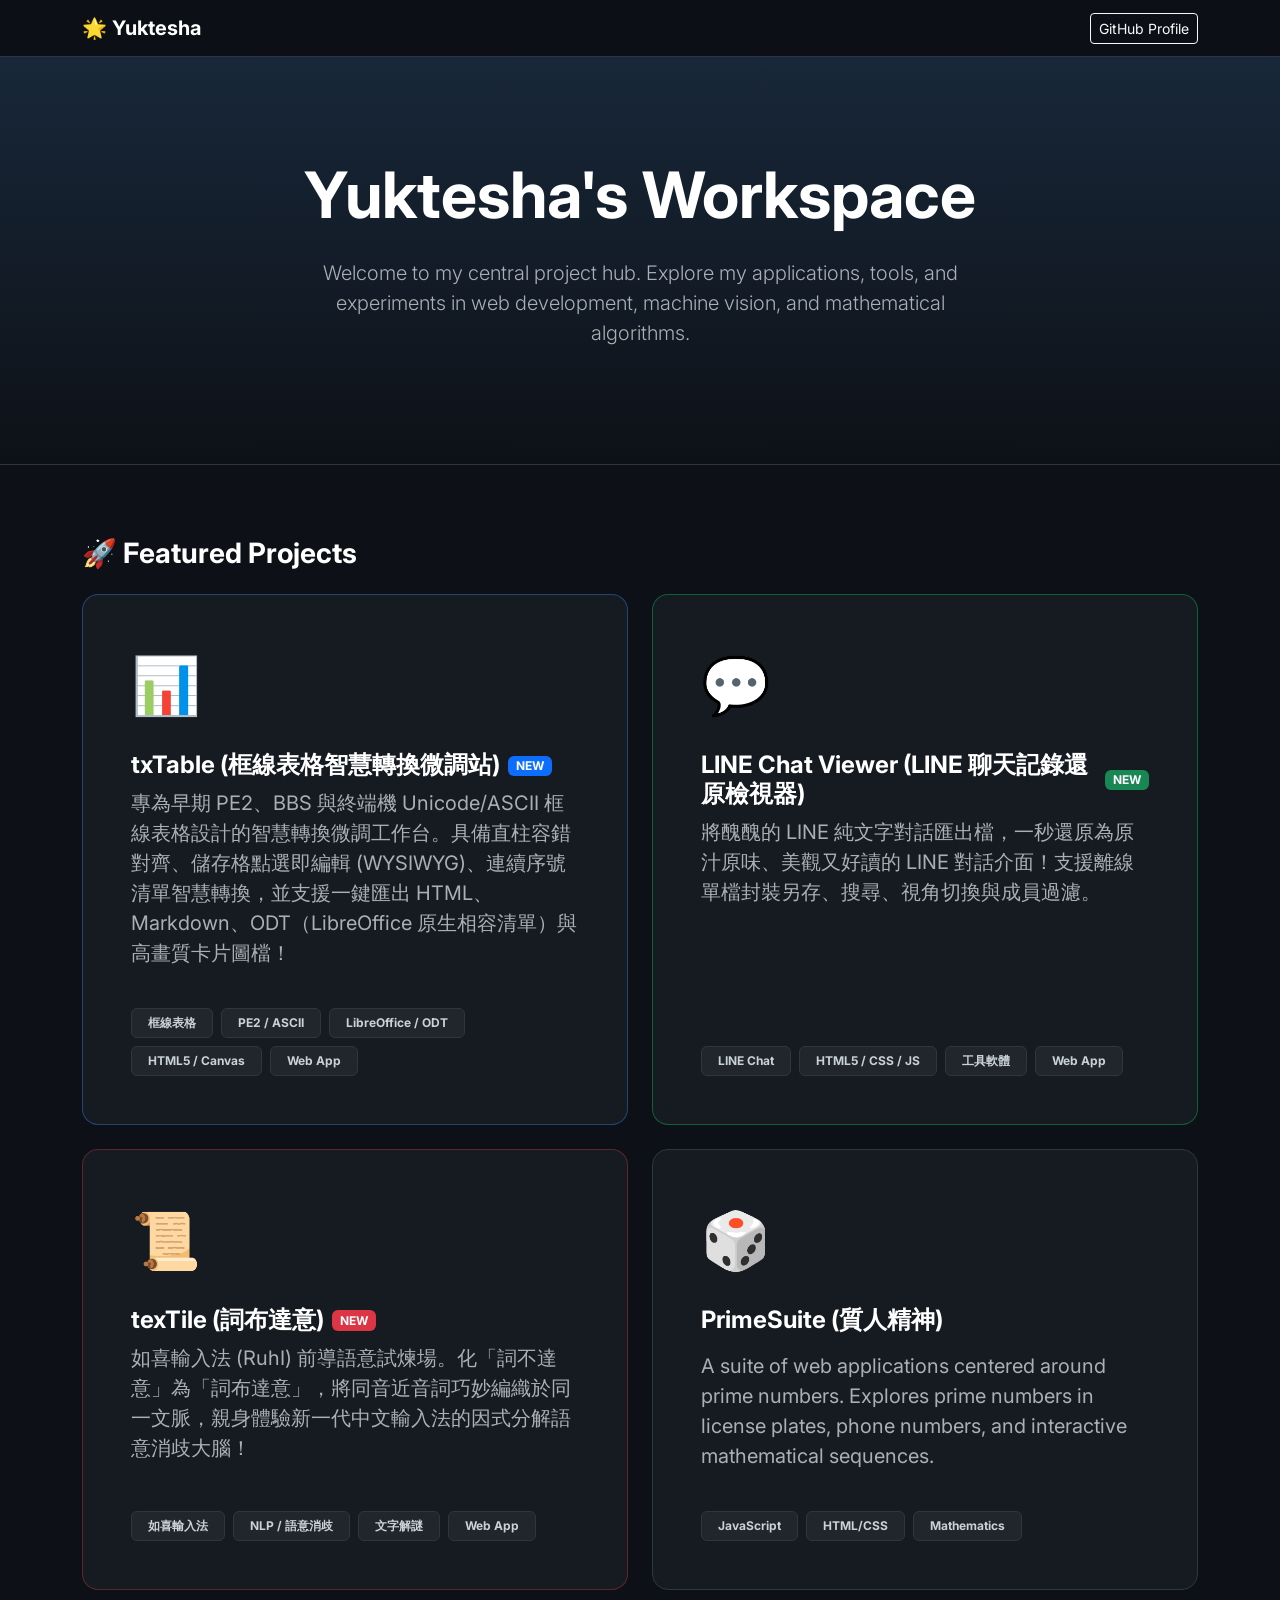
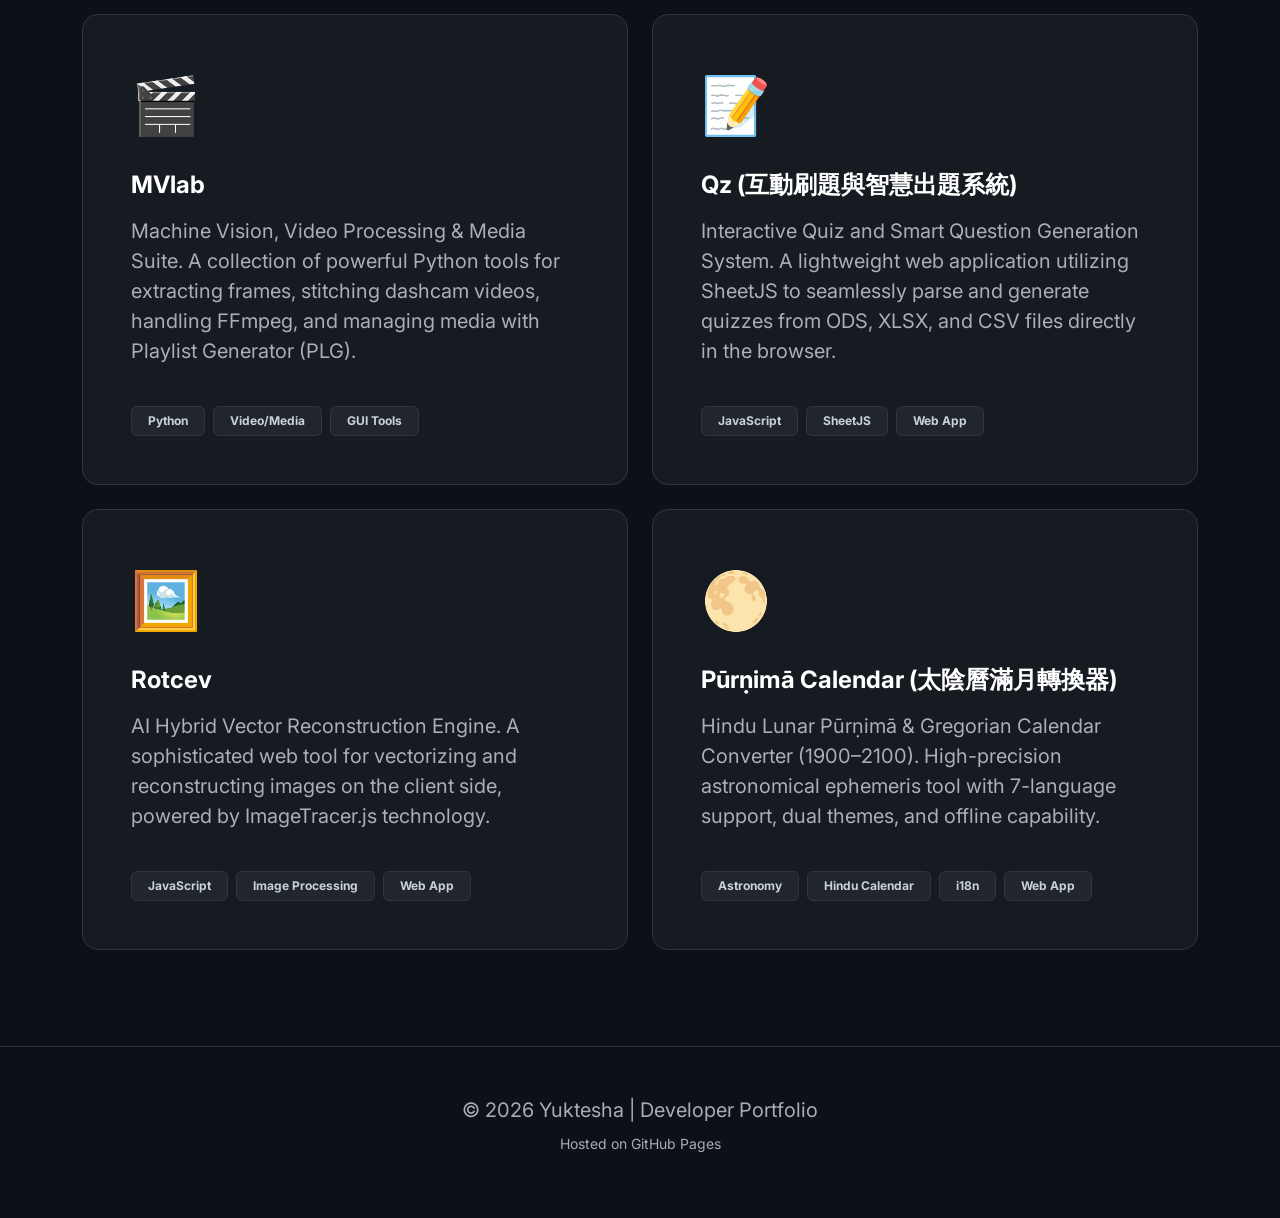
<file: index.html>
<!DOCTYPE html>
<html lang="zh-TW" data-bs-theme="dark">

<head>
    <meta charset="UTF-8">
    <meta name="viewport" content="width=device-width, initial-scale=1.0">
    <title>Yuktesha | Portfolio & Projects</title>
    <!-- Fonts -->
    <link href="https://fonts.googleapis.com/css2?family=Inter:wght@400;500;600;700;800&display=swap" rel="stylesheet">
    <!-- Bootstrap CSS -->
    <link href="https://cdn.jsdelivr.net/npm/bootstrap@5.3.0/dist/css/bootstrap.min.css" rel="stylesheet">
    <style>
        body {
            font-family: 'Inter', sans-serif;
            background-color: #0d1117;
            color: #c9d1d9;
        }

        .navbar {
            background-color: rgba(13, 17, 23, 0.95) !important;
            backdrop-filter: blur(10px);
            border-bottom: 1px solid #30363d;
        }

        .hero-section {
            padding: 100px 0;
            background: linear-gradient(180deg, rgba(88, 166, 255, 0.15) 0%, rgba(13, 17, 23, 0) 100%);
            border-bottom: 1px solid #30363d;
        }

        .project-card {
            background-color: #161b22;
            border: 1px solid #30363d;
            border-radius: 16px;
            transition: all 0.3s ease;
            height: 100%;
            overflow: hidden;
            text-decoration: none;
            color: inherit;
            display: flex;
            flex-direction: column;
        }

        .project-card:hover {
            border-color: #58a6ff;
            transform: translateY(-8px);
            box-shadow: 0 12px 32px rgba(88, 166, 255, 0.15);
            color: inherit;
        }

        .project-icon {
            font-size: 3.5rem;
            margin-bottom: 1.5rem;
        }

        .btn-github {
            background-color: #238636;
            color: #ffffff;
            border: 1px solid rgba(240, 246, 252, 0.1);
        }

        .btn-github:hover {
            background-color: #2ea043;
            color: #ffffff;
        }

        .badge-tag {
            background-color: #21262d;
            border: 1px solid #30363d;
            color: #c9d1d9;
        }
    </style>
</head>

<body>

    <nav class="navbar navbar-expand-lg sticky-top">
        <div class="container">
            <a class="navbar-brand text-white fw-bold" href="#">
                🌟 Yuktesha
            </a>
            <div class="d-flex">
                <a href="https://github.com/Yuktesha" target="_blank" class="btn btn-outline-light btn-sm">
                    GitHub Profile
                </a>
            </div>
        </div>
    </nav>

    <header class="hero-section text-center">
        <div class="container">
            <h1 class="display-3 fw-bold text-white mb-4">Yuktesha's Workspace</h1>
            <p class="lead text-muted mx-auto" style="max-width: 700px;">
                Welcome to my central project hub. Explore my applications, tools, and experiments in web development,
                machine vision, and mathematical algorithms.
            </p>
        </div>
    </header>

    <main class="container py-5 mt-4">
        <h2 class="h3 fw-bold text-white mb-4">🚀 Featured Projects</h2>

        <div class="row g-4">

            <!-- Project: txTable -->
            <div class="col-md-6 col-lg-6">
                <a href="/txTable/" class="project-card p-5" style="border-color: rgba(59, 130, 246, 0.4);">
                    <div class="project-icon">📊</div>
                    <div class="d-flex align-items-center gap-2">
                        <h3 class="h4 text-white fw-bold mb-0">txTable (框線表格智慧轉換微調站)</h3>
                        <span class="badge bg-primary text-white">NEW</span>
                    </div>
                    <p class="text-muted flex-grow-1 fs-5 mt-2">
                        專為早期 PE2、BBS 與終端機 Unicode/ASCII 框線表格設計的智慧轉換微調工作台。具備直柱容錯對齊、儲存格點選即編輯 (WYSIWYG)、連續序號清單智慧轉換，並支援一鍵匯出 HTML、Markdown、ODT（LibreOffice 原生相容清單）與高畫質卡片圖檔！
                    </p>
                    <div class="mt-4 gap-2 d-flex flex-wrap">
                        <span class="badge badge-tag px-3 py-2">框線表格</span>
                        <span class="badge badge-tag px-3 py-2">PE2 / ASCII</span>
                        <span class="badge badge-tag px-3 py-2">LibreOffice / ODT</span>
                        <span class="badge badge-tag px-3 py-2">HTML5 / Canvas</span>
                        <span class="badge badge-tag px-3 py-2">Web App</span>
                    </div>
                </a>
            </div>

            <!-- Project: LINE Chat Viewer -->
            <div class="col-md-6 col-lg-6">
                <a href="/line-chat-viewer/" class="project-card p-5" style="border-color: rgba(6, 199, 85, 0.4);">
                    <div class="project-icon">💬</div>
                    <div class="d-flex align-items-center gap-2">
                        <h3 class="h4 text-white fw-bold mb-0">LINE Chat Viewer (LINE 聊天記錄還原檢視器)</h3>
                        <span class="badge bg-success text-white">NEW</span>
                    </div>
                    <p class="text-muted flex-grow-1 fs-5 mt-2">
                        將醜醜的 LINE 純文字對話匯出檔，一秒還原為原汁原味、美觀又好讀的 LINE 對話介面！支援離線單檔封裝另存、搜尋、視角切換與成員過濾。
                    </p>
                    <div class="mt-4 gap-2 d-flex flex-wrap">
                        <span class="badge badge-tag px-3 py-2">LINE Chat</span>
                        <span class="badge badge-tag px-3 py-2">HTML5 / CSS / JS</span>
                        <span class="badge badge-tag px-3 py-2">工具軟體</span>
                        <span class="badge badge-tag px-3 py-2">Web App</span>
                    </div>
                </a>
            </div>

            <!-- Project: texTile -->
            <div class="col-md-6 col-lg-6">
                <a href="/textile/" class="project-card p-5" style="border-color: rgba(194, 58, 58, 0.4);">
                    <div class="project-icon">📜</div>
                    <div class="d-flex align-items-center gap-2">
                        <h3 class="h4 text-white fw-bold mb-0">texTile (詞布達意)</h3>
                        <span class="badge bg-danger text-white">NEW</span>
                    </div>
                    <p class="text-muted flex-grow-1 fs-5 mt-2">
                        如喜輸入法 (RuhI) 前導語意試煉場。化「詞不達意」為「詞布達意」，將同音近音詞巧妙編織於同一文脈，親身體驗新一代中文輸入法的因式分解語意消歧大腦！
                    </p>
                    <div class="mt-4 gap-2 d-flex flex-wrap">
                        <span class="badge badge-tag px-3 py-2">如喜輸入法</span>
                        <span class="badge badge-tag px-3 py-2">NLP / 語意消歧</span>
                        <span class="badge badge-tag px-3 py-2">文字解謎</span>
                        <span class="badge badge-tag px-3 py-2">Web App</span>
                    </div>
                </a>
            </div>

            <!-- Project: PrimeSuite -->
            <div class="col-md-6 col-lg-6">
                <a href="/Prime/" class="project-card p-5">
                    <div class="project-icon">🎲</div>
                    <h3 class="h4 text-white fw-bold">PrimeSuite (質人精神)</h3>
                    <p class="text-muted flex-grow-1 fs-5 mt-2">
                        A suite of web applications centered around prime numbers. Explores prime numbers in license
                        plates, phone numbers, and interactive mathematical sequences.
                    </p>
                    <div class="mt-4 gap-2 d-flex flex-wrap">
                        <span class="badge badge-tag px-3 py-2">JavaScript</span>
                        <span class="badge badge-tag px-3 py-2">HTML/CSS</span>
                        <span class="badge badge-tag px-3 py-2">Mathematics</span>
                    </div>
                </a>
            </div>

            <!-- Project: MVlab -->
            <div class="col-md-6 col-lg-6">
                <a href="/MVlab/" class="project-card p-5">
                    <div class="project-icon">🎬</div>
                    <h3 class="h4 text-white fw-bold">MVlab</h3>
                    <p class="text-muted flex-grow-1 fs-5 mt-2">
                        Machine Vision, Video Processing & Media Suite. A collection of powerful Python tools for extracting
                        frames, stitching dashcam videos, handling FFmpeg, and managing media with Playlist Generator (PLG).
                    </p>
                    <div class="mt-4 gap-2 d-flex flex-wrap">
                        <span class="badge badge-tag px-3 py-2">Python</span>
                        <span class="badge badge-tag px-3 py-2">Video/Media</span>
                        <span class="badge badge-tag px-3 py-2">GUI Tools</span>
                    </div>
                </a>
            </div>

            <!-- Project: Qz -->
            <div class="col-md-6 col-lg-6">
                <a href="/Qz/" class="project-card p-5">
                    <div class="project-icon">📝</div>
                    <h3 class="h4 text-white fw-bold">Qz (互動刷題與智慧出題系統)</h3>
                    <p class="text-muted flex-grow-1 fs-5 mt-2">
                        Interactive Quiz and Smart Question Generation System. A lightweight web application utilizing SheetJS to seamlessly parse and generate quizzes from ODS, XLSX, and CSV files directly in the browser.
                    </p>
                    <div class="mt-4 gap-2 d-flex flex-wrap">
                        <span class="badge badge-tag px-3 py-2">JavaScript</span>
                        <span class="badge badge-tag px-3 py-2">SheetJS</span>
                        <span class="badge badge-tag px-3 py-2">Web App</span>
                    </div>
                </a>
            </div>

            <!-- Project: Rotcev -->
            <div class="col-md-6 col-lg-6">
                <a href="/rotcev/" class="project-card p-5">
                    <div class="project-icon">🖼️</div>
                    <h3 class="h4 text-white fw-bold">Rotcev</h3>
                    <p class="text-muted flex-grow-1 fs-5 mt-2">
                        AI Hybrid Vector Reconstruction Engine. A sophisticated web tool for vectorizing and reconstructing images on the client side, powered by ImageTracer.js technology.
                    </p>
                    <div class="mt-4 gap-2 d-flex flex-wrap">
                        <span class="badge badge-tag px-3 py-2">JavaScript</span>
                        <span class="badge badge-tag px-3 py-2">Image Processing</span>
                        <span class="badge badge-tag px-3 py-2">Web App</span>
                    </div>
                </a>
            </div>

            <!-- Project: Purnima Calendar -->
            <div class="col-md-6 col-lg-6">
                <a href="https://yuktesha.github.io/purnima-calendar/" class="project-card p-5" target="_blank">
                    <div class="project-icon">🌕</div>
                    <h3 class="h4 text-white fw-bold">Pūrṇimā Calendar (太陰曆滿月轉換器)</h3>
                    <p class="text-muted flex-grow-1 fs-5 mt-2">
                        Hindu Lunar Pūrṇimā & Gregorian Calendar Converter (1900–2100). High-precision astronomical ephemeris tool with 7-language support, dual themes, and offline capability.
                    </p>
                    <div class="mt-4 gap-2 d-flex flex-wrap">
                        <span class="badge badge-tag px-3 py-2">Astronomy</span>
                        <span class="badge badge-tag px-3 py-2">Hindu Calendar</span>
                        <span class="badge badge-tag px-3 py-2">i18n</span>
                        <span class="badge badge-tag px-3 py-2">Web App</span>
                    </div>
                </a>
            </div>

        </div>
    </main>

    <footer class="mt-5 py-5 border-top" style="border-color: #30363d !important;">
        <div class="container text-center text-muted">
            <p class="mb-0 fs-5">© 2026 Yuktesha | Developer Portfolio</p>
            <p class="mt-2 small">Hosted on GitHub Pages</p>
        </div>
    </footer>

</body>

</html>
</file>
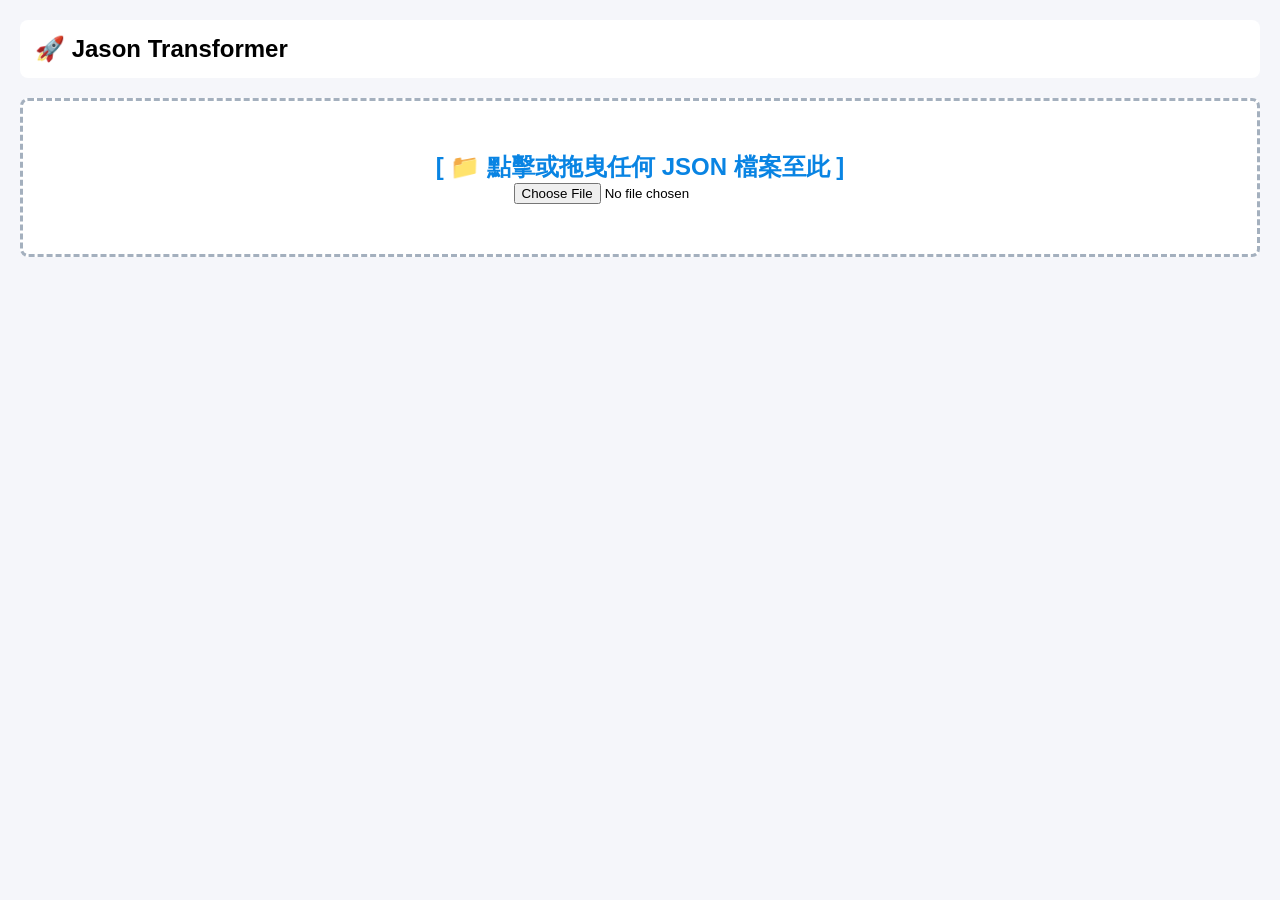
<file: jasontransformer/index.html>
<!DOCTYPE html>
<html lang="zh-TW">
<head>
<meta charset="UTF-8">
<title>Jason Transformer v2.1</title>
<style>
body {
  font-family: sans-serif;
  background: #f5f6fa;
  margin: 0;
  padding: 20px;
}
.header {
  display: flex;
  justify-content: space-between;
  background: #fff;
  padding: 15px;
  border-radius: 8px;
}
.btn {
  padding: 8px 12px;
  border: none;
  border-radius: 6px;
  cursor: pointer;
  margin-left: 5px;
}
.btn-gray { background: #dfe4ea; }
.btn-gray.active { background: #0984e3; color: #fff; }
.btn-green { background: #2ecc71; color: #fff; }
.drop-zone {
  border: 3px dashed #a4b0be;
  background: #fff;
  border-radius: 8px;
  padding: 50px 20px;
  text-align: center;
  cursor: pointer;
  margin-top: 20px;
}
.view-panel { display: none; }
.view-panel.active { display: block; }

.table-wrapper {
  background: #fff;
  padding: 20px;
  border-radius: 12px;
  box-shadow: 0 4px 6px rgba(0,0,0,0.05);
  overflow-x: auto;
}
table {
  width: 100%;
  border-collapse: collapse;
  table-layout: auto;
  background: #fff;
}
th, td {
  border: 1px solid #ddd;
  padding: 10px 14px;
  text-align: left;
}
th {
  background-color: #f8fafc;
  position: sticky;
  top: 0;
  color: #4a5568;
  z-index: 10;
}
.th-input {
  border: 1px dashed #0984e3;
  background: #fff;
  padding: 4px 8px;
  font-size: 14px;
  font-weight: bold;
  border-radius: 4px;
  color: #2c3e50;
  width: 90%;
  box-sizing: border-box;
}
.th-input:focus {
  border-style: solid;
  background: #ebf8ff;
  outline: none;
}
.nw {
  white-space: nowrap;
}
.card-container {
  display: grid;
  gap: 20px;
  margin-top: 20px;
}
.card-container.grid-mode {
  grid-template-columns: repeat(auto-fill, minmax(280px, 1fr));
}
.card {
  border: 1px solid #ddd;
  background: #fff;
  padding: 20px;
  border-radius: 8px;
  box-shadow: 0 4px 6px rgba(0,0,0,0.02);
}
.single-wrapper {
  max-width: 600px;
  margin: 30px auto;
}
.nav-bar {
  display: flex;
  justify-content: center;
  align-items: center;
  gap: 15px;
  margin-top: 20px;
}
.nav-input {
  width: 60px;
  text-align: center;
  padding: 5px;
  font-size: 16px;
  border: 1px solid #ccc;
  border-radius: 4px;
}
</style>
</head>
<body>

<div class="header">
  <h2 style="margin:0;">🚀 Jason Transformer</h2>
  <div id="ctl-box" style="display:none;">
    <button class="btn btn-gray active" id="b-tab" onclick="go('table')">表格</button>
    <button class="btn btn-gray" id="b-crd" onclick="go('cards')">卡片牆</button>
    <button class="btn btn-gray" id="b-sgn" onclick="go('single')">單一磚</button>
    <button class="btn btn-green" onclick="saveCSV()">下載 CSV</button>
  </div>
</div>

<div class="drop-zone" id="dz" onclick="document.getElementById('fi').click()">
  <h2 style="color:#0984e3;margin:0;">[ 📁 點擊或拖曳任何 JSON 檔案至此 ]</h2>
  <input type="file" id="fi" accept=".json" onchange="loadF(event)">
</div>

<h3 id="meta" style="margin:15px 0; display:none; color:#57606f;"></h3>

<div id="p-tab" class="view-panel">
  <div class="table-wrapper">
    <table id="tb">
      <thead id="th-box"></thead>
      <tbody></tbody>
    </table>
  </div>
</div>

<div id="p-crd" class="view-panel">
  <div class="card-container grid-mode" id="cg"></div>
</div>

<div id="p-sgn" class="view-panel">
  <div class="single-wrapper">
    <div id="single-card-box"></div>
    <div class="nav-bar">
      <button class="btn btn-gray" onclick="movePage(-1)">&lt;</button>
      <div>
        <input type="text" id="cur-idx" class="nav-input" onkeydown="jumpPage(event)">
        <span id="total-idx">/ 0</span>
      </div>
      <button class="btn btn-gray" onclick="movePage(1)">&gt;</button>
    </div>
  </div>
</div>
<script>
let rawJson = null;
let listData = [];
let headers = [];
let curP = 0;
let isSingleMode = false;

const dz = document.getElementById("dz");

window.addEventListener("dragover",e=>e.preventDefault());
window.addEventListener("drop",e=>e.preventDefault());
dz.addEventListener("dragover",e=>e.preventDefault());
dz.addEventListener("drop",e=>{
  e.preventDefault();
  const fs = e.dataTransfer.files;
  if(fs.length>0) parse(fs[0]);
});

window.addEventListener("keydown", function(e) {
  if (!isSingleMode || listData.length===0) return;
  if (document.activeElement.className === "th-input") return;
  if (document.activeElement.id === "cur-idx") return;
  
  if (e.key === "ArrowLeft") movePage(-1);
  else if (e.key === "ArrowRight") movePage(1);
});

function loadF(e){
  const fs = e.target.files;
  if(fs.length>0) parse(fs[0]);
}

function parse(f){
  if (!f) return;
  const r = new FileReader();
  r.onload = (evt)=>{
    try{
      rawJson = JSON.parse(evt.target.result);
      processJsonGeneric();
    }catch(err){
      alert("解析失敗，確認檔案為標準JSON！");
    }
  };
  r.readAsText(f);
}

function processJsonGeneric() {
  listData = [];
  headers = [];
  
  let targetArray = null;
  if (Array.isArray(rawJson)) {
    targetArray = rawJson;
  } else {
    for (let k in rawJson) {
      if (Array.isArray(rawJson[k])) {
        targetArray = rawJson[k];
        break;
      }
    }
  }
  
  if (!targetArray || targetArray.length === 0) {
    alert("找不到可轉換的陣列資料！");
    return;
  }
  
  function flatten(obj, res = {}, prefix = "") {
    for (let k in obj) {
      let p = prefix ? prefix + "." + k : k;
      if (obj[k] !== null && typeof obj[k] === "object" && !Array.isArray(obj[k])) {
        flatten(obj[k], res, p);
      } else {
        res[p] = obj[k] === null ? "" : obj[k];
      }
    }
    return res;
  }
  
  let keysSet = new Set();
  targetArray.forEach(item => {
    let flatObj = flatten(item);
    listData.push(flatObj);
    Object.keys(flatObj).forEach(k => keysSet.add(k));
  });
  
  headers = Array.from(keysSet);
  run();
}
function run(){
  dz.style.display = "none";
  document.getElementById("ctl-box").style.display = "block";
  
  const m = document.getElementById("meta");
  m.style.display = "block";
  m.innerText = "資料載入成功｜通用自適應模式開啟";
  
  document.getElementById("total-idx").innerText = "/ " + listData.length;
  
  makeDynamicTable();
  makeC(listData);
  go("table");
}

function go(m){
  document.getElementById("p-tab").className="view-panel";
  document.getElementById("p-crd").className="view-panel";
  document.getElementById("p-sgn").className="view-panel";
  document.getElementById("b-tab").className="btn btn-gray";
  document.getElementById("b-crd").className="btn btn-gray";
  document.getElementById("b-sgn").className="btn btn-gray";
  isSingleMode = false;
  
  if(m==="table"){
    document.getElementById("p-tab").className="view-panel active";
    document.getElementById("b-tab").className="btn btn-gray active";
  }else if(m==="cards"){
    document.getElementById("p-crd").className="view-panel active";
    document.getElementById("b-crd").className="btn btn-gray active";
  }else if(m==="single"){
    document.getElementById("p-sgn").className="view-panel active";
    document.getElementById("b-sgn").className="btn btn-gray active";
    isSingleMode = true;
    showSingleBrick();
  }
}

function makeDynamicTable() {
  const thead = document.getElementById("th-box");
  thead.innerHTML = "";
  const tr = document.createElement("tr");
  
  headers.forEach((h, idx) => {
    const th = document.createElement("th");
    th.className = "nw";
    
    const input = document.createElement("input");
    input.type = "text";
    input.value = h;
    input.className = "th-input";
    input.id = "h-in-" + idx;
    
    th.appendChild(input);
    tr.appendChild(th);
  });
  thead.appendChild(tr);
  
  const tbody = document.querySelector("#tb tbody");
  tbody.innerHTML = "";
  listData.forEach(row => {
    const trData = document.createElement("tr");
    headers.forEach(h => {
      const td = document.createElement("td");
      td.innerText = row[h] !== undefined ? row[h] : "";
      trData.appendChild(td);
    });
    tbody.appendChild(trData);
  });
}

function getCardDom(i){
  const c = document.createElement("div");
  c.className = "card";
  c.style.borderTop = "5px solid #0984e3";
  
  const h = document.createElement("div");
  h.innerText = "資料項次 #" + (listData.indexOf(i) + 1);
  h.style.fontSize = "12px";
  h.style.color = "#95a5a6";
  c.appendChild(h);
  
  let count = 0;
  for (let key in i) {
    if (count > 4) break;
    const itemDiv = document.createElement("div");
    itemDiv.style.marginTop = "8px";
    itemDiv.innerHTML = "<b>" + key + ":</b> " + i[key];
    c.appendChild(itemDiv);
    count++;
  }
  return c;
}

function showSingleBrick(){
  if(listData.length===0) return;
  const box = document.getElementById("single-card-box");
  box.innerHTML = "";
  const item = listData[curP];
  box.appendChild(getCardDom(item));
  document.getElementById("cur-idx").value = curP + 1;
}

function movePage(step){
  let nextP = curP + step;
  if(nextP >= 0 && nextP < listData.length){
    curP = nextP;
    showSingleBrick();
  }
}

function jumpPage(e){
  if(e.key === "Enter"){
    let val = parseInt(e.target.value);
    if(!isNaN(val) && val >= 1 && val <= listData.length){
      curP = val - 1;
      showSingleBrick();
      document.getElementById("cur-idx").blur();
    }else{
      alert("請輸入有效的頁數！");
      e.target.value = curP + 1;
    }
  }
}

function makeC(h){
  const g = document.getElementById("cg");
  g.innerHTML = "";
  h.forEach(i=>{
    g.appendChild(getCardDom(i));
  });
}

function saveCSV(){
  if(listData.length === 0) return;
  let csvStr = "\uFEFF";
  let headArr = [];
  for (let i = 0; i < headers.length; i++) {
    let inp = document.getElementById("h-in-" + i);
    let txt = inp ? inp.value : headers[i];
    let safeTxt = txt.replace(/"/g, '""');
    headArr.push('"' + safeTxt + '"');
  }
  csvStr += headArr.join(",") + "\n";
  
  for (let r = 0; r < listData.length; r++) {
    let rowObj = listData[r];
    let lineArr = [];
    for (let c = 0; c < headers.length; c++) {
      let key = headers[c];
      let rawVal = rowObj[key];
      let strVal = rawVal !== undefined ? String(rawVal) : "";
      let safeVal = strVal.replace(/"/g, '""');
      lineArr.push('"' + safeVal + '"');
    }
    csvStr += lineArr.join(",") + "\n";
  }
  
  const blobObj = new Blob([csvStr], { type: "text/csv;charset=utf-8;" });
  const dlUrl = URL.createObjectURL(blobObj);
  const dlLink = document.createElement("a");
  dlLink.href = dlUrl;
  dlLink.download = "Jason_Transformer_Output.csv";
  document.body.appendChild(dlLink);
  dlLink.click();
  document.body.removeChild(dlLink);
}
</script>
</body>
</html>
</file>
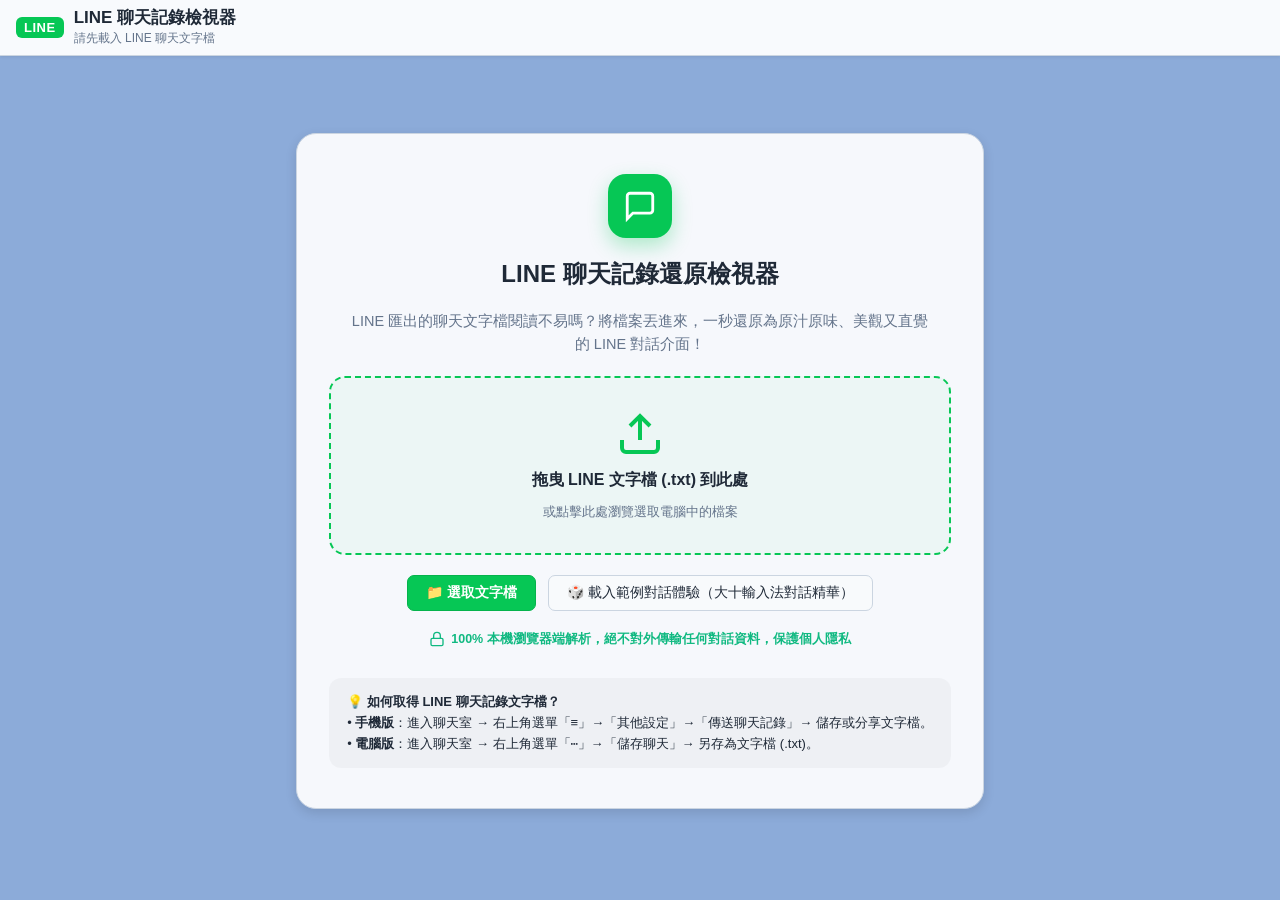
<file: line-chat-viewer/index.html>
<!DOCTYPE html>
<html lang="zh-TW">
<head>
  <meta charset="UTF-8">
  <meta name="viewport" content="width=device-width, initial-scale=1.0">
  <title>LINE 聊天記錄還原檢視器 (LINE Chat Viewer)</title>
  <meta name="description" content="將醜醜的 LINE 純文字對話匯出檔，一秒還原為原汁原味、美觀又好讀的 LINE 對話介面！支援離線單檔封裝匯出、搜尋、視角切換與成員過濾。">
  <style>
    :root {
      --bg-color: #8cabd9;
      --bubble-other: #ffffff;
      --bubble-other-text: #191919;
      --bubble-me: #85e25d;
      --bubble-me-text: #111111;
      --header-bg: rgba(255, 255, 255, 0.94);
      --header-text: #1f2937;
      --toolbar-bg: #f8fafc;
      --border-color: #cbd5e1;
      --time-color: rgba(255, 255, 255, 0.9);
      --time-shadow: 0 1px 2px rgba(0, 0, 0, 0.4);
      --system-bg: rgba(0, 0, 0, 0.35);
      --system-text: #ffffff;
      --system-border: 1px solid rgba(255, 255, 255, 0.12);
      --highlight-bg: #fef08a;
      --highlight-text: #854d0e;
      --card-bg: rgba(255, 255, 255, 0.92);
      --card-border: #cbd5e1;
      --card-text: #334155;
      --shadow-sm: 0 1px 3px rgba(0, 0, 0, 0.08);
      --shadow-md: 0 4px 12px rgba(0, 0, 0, 0.12);
      --chat-width: 720px;
      --font-size-base: 14.5px;
      --font-family: -apple-system, BlinkMacSystemFont, "Segoe UI", Roboto, "Helvetica Neue", "PingFang TC", "Noto Sans TC", "Microsoft JhengHei", sans-serif;
    }

    [data-theme="line-classic"] {
      --bg-color: #8cabd9;
      --bubble-me: #85e25d;
      --bubble-me-text: #111111;
      --system-bg: rgba(0, 0, 0, 0.35);
      --system-text: #ffffff;
      --system-border: 1px solid rgba(255, 255, 255, 0.15);
      --time-color: rgba(255, 255, 255, 0.9);
      --time-shadow: 0 1px 2px rgba(0, 0, 0, 0.4);
    }

    [data-theme="light-mint"] {
      --bg-color: #edf5f1;
      --bubble-me: #6ee7b7;
      --bubble-me-text: #064e3b;
      --header-bg: rgba(255, 255, 255, 0.96);
      --system-bg: rgba(0, 0, 0, 0.15);
      --system-text: #1e293b;
      --system-border: 1px solid rgba(0, 0, 0, 0.08);
      --time-color: #64748b;
      --time-shadow: none;
      --card-bg: #ffffff;
    }

    [data-theme="dark"] {
      --bg-color: #1a1b1e;
      --bubble-other: #2c2e33;
      --bubble-other-text: #e4e6eb;
      --bubble-me: #005c4b;
      --bubble-me-text: #ffffff;
      --header-bg: rgba(36, 37, 41, 0.96);
      --header-text: #f1f3f5;
      --toolbar-bg: #25262b;
      --border-color: #373a40;
      --time-color: rgba(255, 255, 255, 0.65);
      --time-shadow: none;
      --system-bg: rgba(0, 0, 0, 0.65);
      --system-text: #ffffff;
      --system-border: 1px solid rgba(255, 255, 255, 0.18);
      --highlight-bg: #d97706;
      --highlight-text: #ffffff;
      --card-bg: #25262b;
      --card-border: #373a40;
      --card-text: #ced4da;
    }

    * {
      box-sizing: border-box;
      margin: 0;
      padding: 0;
    }

    body {
      font-family: var(--font-family);
      background-color: var(--bg-color);
      color: var(--header-text);
      display: flex;
      flex-direction: column;
      height: 100vh;
      overflow: hidden;
      -webkit-font-smoothing: antialiased;
      transition: background-color 0.25s ease;
    }

    /* ── rud() 排版語意拓撲 ── */
    .row-sentence {
      display: flex;
      flex-wrap: wrap;
      align-items: center;
      gap: 8px;
    }

    .word-group {
      display: flex;
      flex-shrink: 0;
      align-items: center;
      gap: 6px;
    }

    .char-element {
      white-space: nowrap;
      flex-shrink: 0;
    }

    /* ── 頂部導覽列 ── */
    header {
      background-color: var(--header-bg);
      backdrop-filter: blur(12px);
      border-bottom: 1px solid var(--border-color);
      box-shadow: var(--shadow-sm);
      z-index: 50;
      padding: 8px 16px;
      flex-shrink: 0;
    }

    .nav-bar {
      display: flex;
      flex-wrap: wrap;
      justify-content: space-between;
      align-items: center;
      gap: 10px;
      max-width: 1600px;
      margin: 0 auto;
    }

    .title-area {
      display: flex;
      align-items: center;
      gap: 10px;
    }

    .logo-badge {
      background: #06c755;
      color: white;
      font-weight: 800;
      font-size: 13px;
      padding: 3px 8px;
      border-radius: 6px;
      letter-spacing: 0.5px;
      display: inline-flex;
      align-items: center;
      justify-content: center;
      text-decoration: none;
    }

    .title-area h1 {
      font-size: 17px;
      font-weight: 700;
      line-height: 1.2;
      display: flex;
      align-items: center;
      gap: 6px;
      cursor: pointer;
    }

    .sub-info {
      font-size: 12px;
      color: #64748b;
      margin-top: 2px;
      display: flex;
      gap: 6px;
      flex-wrap: wrap;
    }

    [data-theme="dark"] .sub-info {
      color: #94a3b8;
    }

    .controls-area {
      display: flex;
      flex-wrap: wrap;
      align-items: center;
      gap: 8px;
    }

    /* ── 控制元件 ── */
    .ctrl-input, .ctrl-select {
      background: var(--toolbar-bg);
      border: 1px solid var(--border-color);
      color: inherit;
      padding: 5px 9px;
      border-radius: 7px;
      font-size: 13px;
      outline: none;
      transition: all 0.2s;
    }

    .ctrl-input:focus, .ctrl-select:focus {
      border-color: #06c755;
      box-shadow: 0 0 0 2px rgba(6, 199, 85, 0.25);
    }

    .btn {
      background: var(--toolbar-bg);
      border: 1px solid var(--border-color);
      color: inherit;
      padding: 5px 11px;
      border-radius: 7px;
      font-size: 13px;
      font-weight: 500;
      cursor: pointer;
      display: inline-flex;
      align-items: center;
      gap: 5px;
      white-space: nowrap;
      transition: all 0.15s ease-in-out;
      user-select: none;
      text-decoration: none;
    }

    .btn:hover {
      background: #e2e8f0;
    }

    [data-theme="dark"] .btn:hover {
      background: #333a42;
    }

    .btn-sm {
      padding: 3px 8px;
      font-size: 12px;
      border-radius: 6px;
    }

    .btn-primary {
      background: #06c755;
      color: white;
      border-color: #05b34c;
      font-weight: 600;
    }

    .btn-primary:hover {
      background: #05af4b;
    }

    .btn-success {
      background: #0284c7;
      color: white;
      border-color: #0369a1;
      font-weight: 600;
    }

    .btn-success:hover {
      background: #0369a1;
    }

    .search-box {
      position: relative;
      display: flex;
      align-items: center;
    }

    .search-box input {
      width: 150px;
      padding-right: 22px;
    }

    .search-nav {
      display: flex;
      align-items: center;
      gap: 3px;
    }

    .search-counter {
      font-size: 12px;
      color: #64748b;
      margin: 0 3px;
      white-space: nowrap;
    }

    [data-theme="dark"] .search-counter {
      color: #94a3b8;
    }

    /* ── 下拉選單彈出盒 ── */
    .dropdown-relative {
      position: relative;
      display: inline-block;
    }

    .dropdown-menu {
      position: absolute;
      top: 100%;
      right: 0;
      margin-top: 6px;
      background: var(--header-bg);
      border: 1px solid var(--border-color);
      border-radius: 10px;
      box-shadow: var(--shadow-md);
      display: none;
      flex-direction: column;
      min-width: 220px;
      padding: 6px;
      z-index: 100;
      backdrop-filter: blur(12px);
    }

    .dropdown-menu.show {
      display: flex;
    }

    .dropdown-item {
      display: flex;
      align-items: center;
      gap: 8px;
      padding: 8px 12px;
      border-radius: 6px;
      color: inherit;
      font-size: 13px;
      cursor: pointer;
      text-decoration: none;
      transition: background-color 0.15s;
    }

    .dropdown-item:hover {
      background: rgba(6, 199, 85, 0.12);
      color: #06c755;
    }

    .dropdown-divider {
      height: 1px;
      background: var(--border-color);
      margin: 4px 0;
    }

    /* ── 歡迎與引導介面 ── */
    #welcome-screen {
      display: flex;
      flex-direction: column;
      align-items: center;
      justify-content: center;
      padding: 40px 20px;
      min-height: calc(100vh - 70px);
      max-width: 760px;
      margin: 0 auto;
      text-align: center;
    }

    .welcome-card {
      background: var(--card-bg);
      border: 1px solid var(--border-color);
      border-radius: 20px;
      padding: 40px 32px;
      box-shadow: var(--shadow-md);
      width: 100%;
      display: flex;
      flex-direction: column;
      align-items: center;
      gap: 20px;
    }

    .hero-icon {
      width: 64px;
      height: 64px;
      background: #06c755;
      color: white;
      border-radius: 18px;
      display: flex;
      align-items: center;
      justify-content: center;
      box-shadow: 0 8px 20px rgba(6, 199, 85, 0.3);
    }

    .welcome-card h2 {
      font-size: 24px;
      font-weight: 800;
      line-height: 1.3;
    }

    .welcome-card p {
      font-size: 14.5px;
      color: #64748b;
      line-height: 1.6;
      max-width: 580px;
    }

    [data-theme="dark"] .welcome-card p {
      color: #94a3b8;
    }

    .dropzone-box {
      border: 2px dashed #06c755;
      background: rgba(6, 199, 85, 0.04);
      border-radius: 16px;
      padding: 32px 20px;
      width: 100%;
      display: flex;
      flex-direction: column;
      align-items: center;
      gap: 12px;
      cursor: pointer;
      transition: all 0.2s;
    }

    .dropzone-box:hover {
      background: rgba(6, 199, 85, 0.1);
      transform: translateY(-2px);
    }

    .privacy-notice {
      display: flex;
      align-items: center;
      gap: 6px;
      font-size: 12.5px;
      color: #10b981;
      font-weight: 600;
    }

    .guide-box {
      margin-top: 10px;
      background: rgba(0, 0, 0, 0.03);
      border-radius: 12px;
      padding: 14px 18px;
      font-size: 13px;
      text-align: left;
      line-height: 1.6;
      width: 100%;
    }

    [data-theme="dark"] .guide-box {
      background: rgba(255, 255, 255, 0.05);
    }

    /* ── 主對話檢視區 ── */
    main {
      flex: 1;
      overflow-y: auto;
      overflow-x: hidden;
      padding: 16px 12px;
      position: relative;
      scroll-behavior: smooth;
    }

    .chat-scroll-container {
      max-width: var(--chat-width);
      margin: 0 auto;
      display: flex;
      flex-direction: column;
      gap: 4px;
      transition: max-width 0.2s ease;
    }

    /* ── 拖曳提示疊層 ── */
    #dropzone-overlay {
      position: fixed;
      top: 0;
      left: 0;
      width: 100vw;
      height: 100vh;
      background: rgba(6, 199, 85, 0.92);
      color: white;
      display: none;
      flex-direction: column;
      justify-content: center;
      align-items: center;
      z-index: 999;
      font-size: 22px;
      font-weight: 700;
      gap: 16px;
      backdrop-filter: blur(8px);
    }

    /* ── 單日聚焦閱讀橫幅 (Focus Navigation Bar) ── */
    .day-focus-bar {
      display: flex;
      align-items: center;
      justify-content: space-between;
      gap: 8px;
      background: var(--card-bg);
      border: 1px solid var(--border-color);
      border-radius: 14px;
      padding: 8px 14px;
      margin-bottom: 12px;
      box-shadow: var(--shadow-sm);
      position: sticky;
      top: 0;
      z-index: 30;
      backdrop-filter: blur(10px);
    }

    .day-focus-info {
      font-size: 13.5px;
      font-weight: 700;
      display: flex;
      align-items: center;
      gap: 6px;
    }

    .day-focus-badge {
      background: rgba(6, 199, 85, 0.15);
      color: #06c755;
      padding: 2px 7px;
      border-radius: 6px;
      font-size: 11.5px;
    }

    /* ── 日期膠囊 ── */
    .date-divider {
      display: flex;
      justify-content: center;
      align-items: center;
      margin: 16px 0 10px 0;
      position: sticky;
      top: 6px;
      z-index: 20;
    }

    .date-pill {
      background: var(--system-bg);
      color: var(--system-text);
      border: var(--system-border);
      font-size: 12px;
      font-weight: 600;
      padding: 4px 14px;
      border-radius: 16px;
      backdrop-filter: blur(8px);
      box-shadow: 0 2px 6px rgba(0, 0, 0, 0.25);
      letter-spacing: 0.5px;
      user-select: none;
      cursor: pointer;
      transition: all 0.2s;
    }

    .date-pill:hover {
      transform: scale(1.05);
      background-color: #06c755;
      color: white;
    }

    @keyframes datePulse {
      0% { transform: scale(1); background-color: #06c755; color: #ffffff; box-shadow: 0 0 0 0 rgba(6, 199, 85, 0.9); }
      35% { transform: scale(1.15); background-color: #06c755; color: #ffffff; box-shadow: 0 0 0 10px rgba(6, 199, 85, 0); }
      100% { transform: scale(1); }
    }

    .date-pill.pulse-highlight {
      animation: datePulse 1.2s ease-in-out;
    }

    /* ── 系統通知 ── */
    .system-row {
      display: flex;
      justify-content: center;
      margin: 5px 0;
    }

    .system-pill {
      background: var(--system-bg);
      color: var(--system-text);
      border: var(--system-border);
      font-size: 12px;
      padding: 3px 12px;
      border-radius: 12px;
      backdrop-filter: blur(6px);
      text-align: center;
      max-width: 82%;
      line-height: 1.45;
      user-select: none;
    }

    /* ── 訊息列 ── */
    .message-row {
      display: flex;
      align-items: flex-end;
      gap: 8px;
      margin: 1.5px 0;
      position: relative;
    }

    .message-row.other {
      align-self: flex-start;
      max-width: 82%;
    }

    .message-row.me {
      align-self: flex-end;
      flex-direction: row-reverse;
      max-width: 82%;
    }

    .avatar-col {
      width: 40px;
      flex-shrink: 0;
      display: flex;
      justify-content: center;
    }

    .avatar {
      width: 40px;
      height: 40px;
      border-radius: 50%;
      display: flex;
      align-items: center;
      justify-content: center;
      font-weight: 700;
      font-size: 14px;
      color: #ffffff;
      box-shadow: var(--shadow-sm);
      user-select: none;
      cursor: pointer;
      text-transform: uppercase;
      transition: transform 0.15s;
    }

    .avatar:hover {
      transform: scale(1.06);
    }

    .avatar-empty {
      width: 40px;
      height: 1px;
      visibility: hidden;
    }

    .bubble-wrapper {
      display: flex;
      flex-direction: column;
      gap: 2px;
    }

    .sender-name {
      font-size: 12px;
      color: var(--system-text);
      text-shadow: 0 1px 3px rgba(0, 0, 0, 0.45);
      margin-bottom: 2px;
      margin-left: 2px;
      cursor: pointer;
      font-weight: 600;
      user-select: none;
      display: inline-block;
    }

    .sender-name:hover {
      text-decoration: underline;
    }

    [data-theme="light-mint"] .sender-name {
      color: #475569;
      text-shadow: none;
    }

    .bubble-and-time {
      display: flex;
      align-items: flex-end;
      gap: 6px;
    }

    .message-row.me .bubble-and-time {
      flex-direction: row-reverse;
    }

    .bubble {
      position: relative;
      padding: 8px 13px;
      border-radius: 17px;
      font-size: var(--font-size-base);
      line-height: 1.52;
      word-break: break-word;
      white-space: pre-wrap;
      box-shadow: var(--shadow-sm);
    }

    .message-row.other .bubble {
      background-color: var(--bubble-other);
      color: var(--bubble-other-text);
      border-top-left-radius: 4px;
    }

    .message-row.me .bubble {
      background-color: var(--bubble-me);
      color: var(--bubble-me-text);
      border-top-right-radius: 4px;
    }

    .message-row.other.middle .bubble,
    .message-row.other.last .bubble {
      border-top-left-radius: 17px;
    }

    .message-row.me.middle .bubble,
    .message-row.me.last .bubble {
      border-top-right-radius: 17px;
    }

    .time-stamp {
      font-size: 11px;
      color: var(--time-color);
      white-space: nowrap;
      user-select: none;
      margin-bottom: 2px;
      font-weight: 500;
      text-shadow: var(--time-shadow);
    }

    .bubble a {
      color: #0284c7;
      text-decoration: underline;
      text-underline-offset: 3px;
      word-break: break-all;
    }

    .message-row.me .bubble a {
      color: #0369a1;
      font-weight: 600;
    }

    .media-card {
      display: inline-flex;
      align-items: center;
      gap: 8px;
      padding: 9px 13px;
      border-radius: 12px;
      background: var(--card-bg);
      border: 1px solid var(--card-border);
      color: var(--card-text);
      font-weight: 600;
      font-size: 13.5px;
      user-select: none;
    }

    .media-card svg {
      width: 20px;
      height: 20px;
      flex-shrink: 0;
      fill: #06c755;
    }

    mark.search-hit {
      background-color: var(--highlight-bg);
      color: var(--highlight-text);
      padding: 1px 2px;
      border-radius: 3px;
      font-weight: bold;
    }

    mark.search-hit.current {
      outline: 2px solid #ef4444;
      background-color: #fde047;
    }

    .floating-tools {
      position: fixed;
      right: 20px;
      bottom: 20px;
      display: flex;
      flex-direction: column;
      gap: 8px;
      z-index: 60;
    }

    .float-btn {
      width: 38px;
      height: 38px;
      border-radius: 50%;
      background: var(--header-bg);
      color: var(--header-text);
      border: 1px solid var(--border-color);
      box-shadow: var(--shadow-md);
      display: flex;
      align-items: center;
      justify-content: center;
      cursor: pointer;
      transition: all 0.15s;
    }

    .float-btn:hover {
      transform: scale(1.1);
      background: #06c755;
      color: white;
      border-color: #06c755;
    }

    #file-input {
      display: none;
    }

    .stats-badge {
      display: inline-flex;
      align-items: center;
      gap: 3px;
      font-size: 11.5px;
      background: rgba(0, 0, 0, 0.06);
      padding: 2px 6px;
      border-radius: 4px;
    }

    [data-theme="dark"] .stats-badge {
      background: rgba(255, 255, 255, 0.1);
    }

    @media print {
      header, .floating-tools, #dropzone-overlay, #welcome-screen, .day-focus-bar {
        display: none !important;
      }
      body, main {
        height: auto !important;
        overflow: visible !important;
        background: white !important;
      }
      .chat-scroll-container {
        max-width: 100% !important;
      }
      .bubble {
        border: 1px solid #ccc !important;
        box-shadow: none !important;
      }
      .time-stamp, .sender-name {
        color: #333 !important;
        text-shadow: none !important;
      }
    }
  </style>
</head>
<body data-theme="line-classic">

  <!-- 拖曳提示疊層 -->
  <div id="dropzone-overlay">
    <svg width="60" height="60" viewBox="0 0 24 24" fill="none" stroke="currentColor" stroke-width="2" stroke-linecap="round" stroke-linejoin="round">
      <path d="M21 15v4a2 2 0 0 1-2 2H5a2 2 0 0 1-2-2v-4"></path>
      <polyline points="17 8 12 3 7 8"></polyline>
      <line x1="12" y1="3" x2="12" y2="15"></line>
    </svg>
    <div>放開滑鼠即可載入 LINE 聊天記錄文字檔</div>
  </div>

  <!-- 頂部導覽控制列 -->
  <header id="main-header">
    <div class="nav-bar">
      <!-- 標題與統計 -->
      <div class="title-area">
        <a href="#" class="logo-badge" onclick="showWelcomeScreen(); return false;" title="回首頁更換檔案">LINE</a>
        <div>
          <h1 id="chat-title" onclick="showWelcomeScreen();" title="點擊更換檔案">LINE 聊天記錄檢視器</h1>
          <div class="sub-info" id="chat-stats">請先載入 LINE 聊天文字檔</div>
        </div>
      </div>

      <!-- 工具控制群組 (符合 rud() 規範) -->
      <div class="controls-area row-sentence" id="toolbar-controls" style="display:none;">
        <!-- 搜尋列 -->
        <div class="word-group">
          <div class="search-box">
            <input type="text" id="search-input" class="ctrl-input" placeholder="搜尋關鍵字...">
          </div>
          <div class="search-nav">
            <span id="search-counter" class="search-counter"></span>
            <button id="search-prev-btn" class="btn" title="上一個" style="display:none; padding:4px 7px;">▲</button>
            <button id="search-next-btn" class="btn" title="下一個" style="display:none; padding:4px 7px;">▼</button>
          </div>
        </div>

        <!-- 視角切換器 -->
        <div class="word-group">
          <label for="me-select" class="char-element" style="font-size:12px; font-weight:600;">視角：</label>
          <select id="me-select" class="ctrl-select" title="設定誰顯示於右側綠色氣泡">
            <!-- 動態生成發言人清單 -->
          </select>
        </div>

        <!-- 成員過濾器 -->
        <div class="word-group">
          <label for="filter-sender" class="char-element" style="font-size:12px; font-weight:600;">發言人：</label>
          <select id="filter-sender" class="ctrl-select">
            <option value="">全部成員</option>
          </select>
        </div>

        <!-- 核心重構：日期焦點/摺疊過濾選單 -->
        <div class="word-group">
          <label for="date-select" class="char-element" style="font-size:12px; font-weight:600;">日期：</label>
          <select id="date-select" class="ctrl-select" title="選擇日期將單獨聚焦該日對話，摺疊其他日期">
            <option value="">全部日期 (展開全部)</option>
          </select>
        </div>

        <!-- 版面寬度切換 -->
        <div class="word-group">
          <select id="width-select" class="ctrl-select">
            <option value="720px">標準寬度 (720px)</option>
            <option value="960px">加寬視窗 (960px)</option>
            <option value="1200px">寬螢幕 (1200px)</option>
            <option value="100%">全螢幕滿版</option>
          </select>
        </div>

        <!-- 字體大小 -->
        <div class="word-group">
          <select id="font-select" class="ctrl-select" title="調整字體大小">
            <option value="13px">字級：小</option>
            <option value="14.5px" selected>字級：標準</option>
            <option value="16.5px">字級：大</option>
            <option value="18.5px">字級：超大</option>
          </select>
        </div>

        <!-- 主題切換 -->
        <div class="word-group">
          <select id="theme-select" class="ctrl-select">
            <option value="line-classic">LINE 經典藍</option>
            <option value="light-mint">清新薄荷</option>
            <option value="dark">沉浸深色</option>
          </select>
        </div>

        <!-- 另存與匯出選單 -->
        <div class="word-group dropdown-relative">
          <button class="btn btn-success" id="export-dropdown-btn">
            <svg width="14" height="14" viewBox="0 0 24 24" fill="none" stroke="currentColor" stroke-width="2">
              <path d="M21 15v4a2 2 0 0 1-2 2H5a2 2 0 0 1-2-2v-4"></path>
              <polyline points="7 10 12 15 17 10"></polyline>
              <line x1="12" y1="15" x2="12" y2="3"></line>
            </svg>
            另存檔案 ▾
          </button>
          <div class="dropdown-menu" id="export-menu">
            <div class="dropdown-item" onclick="exportStandaloneHtml()">
              <span>📥</span>
              <div>
                <strong>另存為獨立 HTML</strong>
                <div style="font-size:11px; opacity:0.8;">生成單一離線網頁，隨處點開即看</div>
              </div>
            </div>
            <div class="dropdown-divider"></div>
            <div class="dropdown-item" onclick="exportFilteredTxt()">
              <span>📝</span>
              <div>
                <strong>匯出整理純文字 (.txt)</strong>
                <div style="font-size:11px; opacity:0.8;">保存篩選後乾淨對話紀錄</div>
              </div>
            </div>
            <div class="dropdown-item" onclick="exportJsonData()">
              <span>📊</span>
              <div>
                <strong>匯出 JSON 資料 (.json)</strong>
                <div style="font-size:11px; opacity:0.8;">結構化數據供進一步分析</div>
              </div>
            </div>
            <div class="dropdown-divider"></div>
            <div class="dropdown-item" onclick="window.print()">
              <span>🖨️</span>
              <div>
                <strong>列印 / 另存為 PDF</strong>
                <div style="font-size:11px; opacity:0.8;">瀏覽器原生友好列印樣式</div>
              </div>
            </div>
          </div>
        </div>

        <!-- 更換檔案按鈕 -->
        <div class="word-group">
          <button class="btn btn-primary" onclick="document.getElementById('file-input').click()">
            <svg width="14" height="14" viewBox="0 0 24 24" fill="none" stroke="currentColor" stroke-width="2">
              <path d="M14 2H6a2 2 0 0 0-2 2v16a2 2 0 0 0 2 2h12a2 2 0 0 0 2-2V8z"></path>
              <polyline points="14 2 14 8 20 8"></polyline>
            </svg>
            更換檔案
          </button>
        </div>
      </div>
    </div>
  </header>

  <!-- 隱藏原生檔案選取器 -->
  <input type="file" id="file-input" accept=".txt">

  <!-- 歡迎與拖曳引導區 (初始畫面) -->
  <div id="welcome-screen">
    <div class="welcome-card">
      <div class="hero-icon">
        <svg width="34" height="34" viewBox="0 0 24 24" fill="none" stroke="currentColor" stroke-width="2">
          <path d="M21 15a2 2 0 0 1-2 2H7l-4 4V5a2 2 0 0 1 2-2h14a2 2 0 0 1 2 2z"></path>
        </svg>
      </div>
      <h2>LINE 聊天記錄還原檢視器</h2>
      <p>LINE 匯出的聊天文字檔閱讀不易嗎？將檔案丟進來，一秒還原為原汁原味、美觀又直覺的 LINE 對話介面！</p>

      <div class="dropzone-box" onclick="document.getElementById('file-input').click()">
        <svg width="48" height="48" viewBox="0 0 24 24" fill="none" stroke="#06c755" stroke-width="2">
          <path d="M21 15v4a2 2 0 0 1-2 2H5a2 2 0 0 1-2-2v-4"></path>
          <polyline points="17 8 12 3 7 8"></polyline>
          <line x1="12" y1="3" x2="12" y2="15"></line>
        </svg>
        <div style="font-weight:700; font-size:16px;">拖曳 LINE 文字檔 (.txt) 到此處</div>
        <div style="font-size:13px; color:#64748b;">或點擊此處瀏覽選取電腦中的檔案</div>
      </div>

      <div style="display:flex; gap:12px; flex-wrap:wrap; justify-content:center;">
        <button class="btn btn-primary" style="padding:8px 18px; font-size:14px;" onclick="document.getElementById('file-input').click()">
          📁 選取文字檔
        </button>
        <button class="btn" style="padding:8px 18px; font-size:14px;" onclick="loadSampleChat()">
          🎲 載入範例對話體驗（大十輸入法對話精華）
        </button>
      </div>

      <div class="privacy-notice">
        <svg width="16" height="16" viewBox="0 0 24 24" fill="none" stroke="currentColor" stroke-width="2">
          <rect x="3" y="11" width="18" height="11" rx="2" ry="2"></rect>
          <path d="M7 11V7a5 5 0 0 1 10 0v4"></path>
        </svg>
        100% 本機瀏覽器端解析，絕不對外傳輸任何對話資料，保護個人隱私
      </div>

      <div class="guide-box">
        <strong>💡 如何取得 LINE 聊天記錄文字檔？</strong><br>
        • <strong>手機版</strong>：進入聊天室 → 右上角選單「≡」→「其他設定」→「傳送聊天記錄」→ 儲存或分享文字檔。<br>
        • <strong>電腦版</strong>：進入聊天室 → 右上角選單「⋯」→「儲存聊天」→ 另存為文字檔 (.txt)。
      </div>
    </div>
  </div>

  <!-- 主聊天氣泡區 (載入對話後顯示) -->
  <main id="chat-main" style="display:none;">
    <div class="chat-scroll-container" id="chat-container">
      <!-- 氣泡將動態渲染於此 -->
    </div>
  </main>

  <!-- 懸浮捷徑按鈕 -->
  <div class="floating-tools" id="floating-tools" style="display:none;">
    <button class="float-btn" onclick="scrollToTop()" title="回到最頂端">
      <svg width="20" height="20" viewBox="0 0 24 24" fill="none" stroke="currentColor" stroke-width="2">
        <line x1="12" y1="19" x2="12" y2="5"></line>
        <polyline points="5 12 12 5 19 12"></polyline>
      </svg>
    </button>
    <button class="float-btn" onclick="scrollToBottom()" title="前往最新訊息">
      <svg width="20" height="20" viewBox="0 0 24 24" fill="none" stroke="currentColor" stroke-width="2">
        <line x1="12" y1="5" x2="12" y2="19"></line>
        <polyline points="19 12 12 19 5 12"></polyline>
      </svg>
    </button>
  </div>

  <!-- 內嵌精煉範例對話文字 -->
  <script id="embedded-data" type="text/plain">2026.04.30 星期四
19:31 大十 現在硬體環境相較自然輸入法前身震漢國音智慧型輸入法已經不知道增強多少倍了，分析使用者用詞的智慧功能也應該可以比較不顧忌的拿出來了吧？
19:35 大十 話說現在很多AI都有自動勘誤的功能，我明明疏忽打錯字詞，AI也能理解。
如果自然輸入法允許使用者輸入訂閱的AI API key做自動校正，也可能是個方向？
19:41 大十 在你的設想中
19:41 大十 我沒有，有沒可能是你輸入多次「你的攝影」之類的？
19:42 芙莉聯 不確定，但是記憶中基本不怎麼用
19:43 大十 碰到這種情況，我個人基本上也只能想辦法刪除「你的攝」。
19:46 大十 看來自然輸入法除了原本的詞彙加權演算法知外，也要朝著自動勘誤的方向前進。
雖然Typeless讓人很驚艷，但我個人還是比較喜歡自己看著自己打的字正確的一個字一個詞出現。
19:50 大十 之外。
不知何時莫名其妙學了個「知外」。這時如果有自動勘誤／校正，應該會知道要修正為「之外」，並且自動檢查學習的「知外」到底用過幾次？是否應該刪除？
19:52 芙莉聯 最主要的地方是從詞彙表和暫存區中間，根本沒有「我的攝」，甚至連攝都沒有
19:53 大十 但是你這個截圖顯示學習了「你的攝」喔。
19:53 芙莉聯 沒錯
19:53 芙莉聯 所以我才截圖
19:53 芙莉聯 好幾次了
19:53 大十 刪不掉嗎？
19:54 芙莉聯 有的刪的掉，這個應該可以我懶的刪了
19:54 芙莉聯 這個是同樣的問題，但是確定刪不掉的
19:56 大十 我們現在在LINE社群，大家知道自然輸入法的加減詞快速鍵搶不過LINE嗎？
19:58 大十 我在LINE以外的輸入介面成功刪除「置有」……但可以從選單再選進來。
19:59 芙莉聯 不知道，不過我不是在Line上面碰到這個問題
Line有自動選字的功能？
19:59 芙莉聯 快速鍵的話我好像也不怎麼用
20:00 芙莉聯 英文大小寫切換，以及沒有全局中英切換，還是我目前的痛點
20:00 大十 不是，LINE會搶ctrl + 1~4 ，所以要在LINE的輸入框中加減詞會失敗。
20:01 芙莉聯 一個我沒有用的功能
2026.08.01 星期六
17:13 大十 這個什麼時候已經超過三十年。
17:22 大飛 装个 Typeless，一切都解脱了
17:24 大十 有，我有裝過，非常驚艷。
但，人是習慣的動物，由於我個人並不是語音思考型的人，我必須看著螢幕上將我腦海裡所想的字跳出來、以文書處理作業的方式進行才能繼續思考下去。
17:26 大十 Typeless對我來說就只是「驚艷！」，但沒什麼幫助的高尚玩具。
17:27 大十 我個人真的覺得Typeless很棒，但很可惜並不適合我而已。
17:29 呱 上次管理員出現 是帳號問題
上上次 是要填問卷
上上上次  還是帳號問題
對於使用問題，上次回答已經是五月的事情
優化更是四月的事
17:29 大十 可能因為管理員不是AI吧…… (laugh Moon)
17:30 呱 對於這個結果 我有兩個推斷
1.管理員只知道或只能回應帳號問題
2.他們只在乎你有沒有付錢，付了錢能不能用，使用體驗不在他的負責範圍
17:31 呱 我上次就說啦 大家在這裡根本care那一點錢
但是花錢花的沒意義就不是很爽
17:31 呱 根本不care
17:34 白龍 重點是這個或是其他的輸入法我不需要付錢
17:35 白龍 但是自然輸入法要付錢，而且還不少
17:35 白龍 每一次大版本就是2000多塊
17:35 大十 就個人取捨了。我願意為了我想要的體驗付錢。
17:36 白龍 當然，我捨很多
17:36 白龍 但是我看不到我的取在哪
17:36 大十 您還會留在這社群，應該也有難以割捨之處吧？
17:37 白龍 沒有，單純就我就付錢了
17:37 白龍 貼圖
17:37 大十 喔，那也是個點。是說如果看開了，也就能斷捨離～
17:38 呱 現在很糟糕的是
17:39 呱 我還在訂閱
但我在用華碩輸入法跟typeless XD
17:40 大十 看有沒有人可以承接或轉贈看看。
17:40 呱 我在等一個希望
但感覺是看不到
17:40 大十 貼圖
20:25 大十 其實也不一定要甲AI念文字給乙AI聽，對照真實情境，也可以是乙AI自己看稿辨識，然後轉為注音按鍵操作自然輸入法輸出「一樣的文章」再來比對哪裡不一樣。
20:38 自然輸入法_本人 謝謝大家今天分享這麼多真實的使用經驗，我都有一則一則看。

大家提到的選字、詞庫、更新速度、AI 能不能協助改善、以及官方回應不夠即時等意見，我都會整理回團隊討論。

其實我們一直都有持續改善產品，也在規劃新的方向，只是這些過程沒有好好讓大家知道，這點確實是我們需要努力的地方。

未來除了回覆問題，也希望能更常分享產品進度、設計思考，甚至一些正在驗證的新想法，讓大家知道你們的回饋真的有被看見，也會影響產品的方向。

再次謝謝大家願意一直使用自然輸入法，也願意花時間提出建議，這些對我們真的很重要。
20:48 大十 辛苦了，這麼晚還上來回覆。 (emoji)
21:16 自然輸入法_本人 謝謝，也謝謝大家願意直接提出意見。對產品來說，這些回饋真的很重要。
22:02 大十 剛剛飄過一個很簡單的技術方法：
1. 寫一個程式將文章分解為許氏鍵盤按鍵
2. 再寫另外一個程式模擬人類按鍵盤的行為讀取上述鍵盤檔，在自然輸入法許氏鍵盤模式中開始生出一篇文章。
3. 利用Levenshtein Distance、Diff-Match-Patch等現有程式分析原始文章檔和2寫出來的文章差異
4. 再請AI去分析這個差異在大語言模型中能夠統計出來的上下文關係做成報告
5. 依據報告精準調校自然輸入法詞庫
22:06 大十 2甚至也不必自己寫，找個支援鍵盤log還原的程式，再依照他的格式寫程式1就可以了。
例如AutoHotkey (AHK)、PyAutoGUI 或標準 Macro Recorder等。
22:07 大十 這樣分析個十萬篇文章下來應該就會很厲害吧？
2026.08.02 星期日
22:32 大十 補充一下，原始文章必須先經過校正，沒有任何錯別字。最好是AI跑一遍，然後人工審閱一次。
2026.08.03 星期一
12:46 白龍 這個我都能理解，但是我覺得貴公司提出的情境，系統並沒有好好審酌前後文的情景就直接納入詞庫的推薦

譬如 
多慮_連_本次家長會提出
其實很明顯的是2-1-2的詞彙
但是系統可以認為是4-1的詞彙就很詭異。
12:47 白龍 更或者是多氯聯苯 和多氯聯本這種專用的詞彙的錯字
12:48 白龍 基本上我也都是用ai在整理，其實速度是快的
12:48 白龍 但是因為自然輸入法的詞庫輸入其實不是那麼直觀，每次都要耗費時間處理
16:12 大十 也許應該像導航軟體，每隔一段時間就釋出更新圖資一樣，自然輸入法也每隔一段時間就釋出詞庫更新檔，並接受使用者後悔改用舊版這樣。
16:53 大十 詞庫資料其實也可以類似圖資分區一樣，將專業詞庫分離給需要的使用者下載、選擇性／彈性掛入。
16:54 大十 畢竟每個人的常用語境不同，A需要的專業詞彙對B而言可能是干擾，反之亦然。
2026.08.15 星期六
08:26 大十 https://www.threads.com/@phycause/post/DcBj43JFHZ6

給本社群裡的Typeless愛用者卓參。
2026.09.18 星期五
16:22 大十 圖片
16:23 大十 開自動更新檢查說已經是最新版，但看公告發現日期不對，所以只好自己到官網下載。這總是最新版了吧？
16:24 大十 圖片
16:25 大十 裝好最新版，按檢查更新，出現如上小視窗。
這樣就可以解釋為什麼舊版沒有自動更新了……
16:27 大十 圖片
16:28 大十 然後剛剛我安裝完登入，用的是方便的Google登入。打開詞語管理，IQ雲備份還要我再登入一次？那我剛剛是登入心酸嗎？
而且還是囉唆的email帳密登入？
16:30 大十 這是在催促我趕快把Linux上的輕本地AI智慧型輸入法RuhI如喜趕快完成的意思嗎？
16:50 自然輸入法_本人 不好意思，因為目前IQ雲-雲端詞庫 跟 訂閱制的登入平台，兩個系統是不同時期開發，彼此資料也不互通。
才會有這樣的困擾。

IQ雲也提供給買斷用戶使用。
16:51 自然輸入法_本人 是的，謝謝您
16:53 大十 剛好我的使用期限也快到了，雖然不到一個月的時間，但很有可能可以開發完成RuhI輸入法。
就此珍重再見。
17:01 自然輸入法_本人 雖然很不捨，但是也期待看到 Ruhl 輸入法完成的一天 。
也謝謝您這段時間使用自然輸入法，以及一路提供的各種回饋，也在社群中協助其他使用者的操作疑難解答。
在 AI 飛速發展的現在。自己做輸入法之後，應該也會更有感這裡面有多少大大小小的細節 。
小編先祝您開發順利，也期待有機會再交流！
17:07 大十 辛苦您了。
作為DOS時代震漢中文國音輸入法的短命語意分析師兼產品經理，很懂非程式核心開發人員的無奈。
17:09 大十 好巧不巧，我今天早上剛藉由Google Antigravity Agent之助，完成網頁遊戲「字戀」：
https://yuktesha.github.io/wordchain/
直接拿這個遊戲梳理過的詞庫來當火藥庫。
2026.09.23 星期三
20:49 大十 https://yuktesha.github.io/textile/
極端造句遊戲。
2026.09.26 星期六
12:26 大十 分享一下工作進度：
12:26 大十 圖片
14:12 大十 ================================================================================
  RuhI (如喜) 魔鬼訓練營 15 道極限語意測試題評測
================================================================================

 第  1 題: 你各位新來的記者們到我們美華報導報到是為了要報導我們美華報導的報到情況嗎
 第  2 題: 別人練了十年的功夫竟然不到半天的工夫你就全然得來全不費工夫的得到了
 第  3 題: 為了爭取我們應有的權利我們必須全力爭取權力才使得上力
 第  4 題: 在集會中最忌諱機會主義者講一些可以在某些集會裡以可笑的忌諱得到什麼機會
 第  5 題: 總是充滿精力的他的經歷果然顯示他無所不在的精力表現
 第  6 題: 這些人的反應反映了真實的反應
 第  7 題: 人體自燃並不自然
 第  8 題: 我衷心期望您不要在我們中心只是成為一條忠心的狗
 第  9 題: 任何沒有意義的音譯甚至比詞不達意的意譯更難讓人沒有異議
 第 10 題: 試試看一個人真的能夠事事如意的面對世事直到逝世嗎
 第 11 題: 學人家搶著付單完全超出我的負擔
 第 13 題: 在這個首善之都的首都凡人以他為首都獲得美好的成就
 第 14 題: 至於首尾相連的圖案設計倒是很簡單
 第 15 題: 作為一名資料庫建置專家把資料做成一件資料褲來穿耍一下資料酷杜絕資料哭應該是天經地義的事

14:14 daphne 好厲害的題目哈哈哈
14:23 大十 第14題升級：

這款旨在治癒人心的圖案設計，究竟是為了拯救社稷的宏偉設計，抑或是為了不至於淪為射祭圖暗設計，倒是道是設計很簡單？
15:05 大十 第16題：
這句語文測驗簡單到全隊全對不稀奇，等下依據如喜魔鬼測試的每一句全隊也全對才離奇。
2026.09.28 星期一
10:18 大十 第17題：
謹此為父獻上兒這個最長自串珠鍊。
2026.09.29 星期二
10:32 呱 @大十 請教一下如喜未來是開源還是商用？
10:33 大十 應該是開源，畢竟用到很多開源專案作為基礎。
10:41 大十 但如果 @自然輸入法_本人 團隊願意接手後續維護、開發並調整發行策略、訂閱價格，我很樂意移轉開發成果。
11:05 大十 分享一下開發進度。
11:05 大十 圖片
11:13 已收回訊息
11:14 大十 開源對我而言基本上應該不是問題？──已經AI就專案本身初步評估無任何商業侵權問題。問題是開源之後我個人能力十分有限，應該無法提供任何後續服務。
若自然團隊能夠參照Red Hat模式接手營運，相信才是使用者之福。
11:23 大十 開源的精神在於原始碼公開可被檢驗，而不是一味的免費自助餐。
12:50 大十 有請 @自然輸入法_本人 轉達本人意見給經營、開發團隊。若無接手意願，在下於如喜輸入法Windows TSF開發版完成除錯之後就直接於Github釋出。
13:05 呱 我只是看這個開發進度很感興趣，想說有沒有機會了解更多而已
13:06 呱 畢竟如果是商用產品 那就不好意思問那麼多
13:57 已收回訊息
14:00 大十 由於在下畢竟曾經是自然輸入法前身震漢中文國音智慧型輸入法的語意分析師兼產品經理，雖然此次開發如喜輸入法並無任何反組譯自然輸入法的行為，開發過程除了參照幾個開源TSF輸入法，也自行開發了許多有趣的方法，但仍不可否認從使用者終端介面參照了不少自然輸入法的操作行為。
綜合以上諸點，我才會想說：如果自然團隊願意接受在下提議接手，對原團隊、各位使用者、在下三方應該都是圓滿結局。
當然以上只是我個人一廂情願的想法，自然團隊沒有任何義務非要接受不可。
2026.09.30 星期三
15:16 大十 這一行完全都是如喜輸入法打出來的，一氣到底，沒有任何選字。
15:17 大十 差不多可以用了，繼續測試看看還有什麼奇怪的bug。
15:21 大十 9/18到今天，不到半個月的時間，透過Google Antigravity Agent已經完成Windows TSF版的如喜輸入法。花費不到三千元。
15:22 大飛 @大十 你這輸入法和自然的差別是什麼
15:26 大十 圖片
15:27 大十 可自由串接本地型AI。
未來開源時會附上幾個有用的工具，讓使用者自行擴增專業詞庫。
15:28 大飛 能在倉頡模式下輸入英文嗎
15:29 大飛 macOS的倉頡可以，Windows的一直找不到解決辦法
15:30 大十 目前還不行，因為我是許氏鍵盤的愛好者，所以先開發許氏鍵盤模式，尚未支援其他輸入法鍵盤。
15:31 大十 請問是自動辨識英文還是利用caps lock切換呢？
15:32 大飛 自動的，比方倉頡上限為五碼，你如果打超過五碼或是無法被辨識為倉頡碼，它就自動變英文
15:32 大飛 所以在連續的輸入中要加上英文完全不需要停頓
15:33 大十 了解，這個功能如喜輸入法目前還沒完成。理論上應該不會太難才是？
15:34 大飛 應該很難，因為自然一直沒做
15:34 大飛 它們只做了注音版本的樣子
15:35 大飛 也可能使用的量體太小了，不值得做，只能將就了
15:37 大十 我來請我的AI技術總監評估看看。
目標讓如喜輸入法成為通用輸入法框架，支援各種輸入法鍵盤。
15:56 大十 我不確定有沒有辦法做到完全不指定鍵盤模式的情況下，全憑「自動偵測」達成。但也許先指定範疇，難度應該會相對簡單？例如「倉頡+英文」的辨識應該不會太難--只要不是倉頡組合，就全部當成英文。 (laugh Moon)
16:11 大十 @大飛 
果然如我預料，當指定「倉頡+英文混打」的成功機率很高，甚至如我設想的偷懶方法「不是倉頡碼就假裝是英文（不校正，不管你有沒有打對）」相對容易。
16:12 已收回訊息
16:12 已收回訊息
16:13 大十 只要對同時是倉頡碼又是英文的組合進行第二輪判定就可以了。
16:28 大十 圖片
16:30 大飛 看起來好像可行！
16:38 大十 剛剛說「假裝是英文（不校正，不管你有沒有打對）相對容易」這段不是玩笑話，技術上的確這樣超省事。
不過我的野心又往上推了一下：
真正的歐文使用者們可能也會希望可以使用這個輸入法──一個可以自動校正打字錯誤、自動補上尖音符的輸入法。

16:39 大十 圖片
16:41 大十 「一個真正的通用輸入法」能否實現呢？敬請拭目以待。

21:38 大十 已另開社群，請自行搜尋關鍵字「如喜」，謝謝。
21:39 大十 在下就此告辭了。感謝自然輸入法多年來的陪伴。
</script>

  <script>
    // 專屬頭像色彩庫
    const AVATAR_COLORS = [
      'linear-gradient(135deg, #f97316, #ea580c)',
      'linear-gradient(135deg, #06b6d4, #0891b2)',
      'linear-gradient(135deg, #8b5cf6, #7c3aed)',
      'linear-gradient(135deg, #ec4899, #db2777)',
      'linear-gradient(135deg, #10b981, #059669)',
      'linear-gradient(135deg, #3b82f6, #2563eb)',
      'linear-gradient(135deg, #f59e0b, #d97706)',
      'linear-gradient(135deg, #6366f1, #4f46e5)',
      'linear-gradient(135deg, #14b8a6, #0d9488)',
      'linear-gradient(135deg, #e11d48, #be123c)'
    ];

    function getAvatarColor(name) {
      let hash = 0;
      for (let i = 0; i < name.length; i++) {
        hash = name.charCodeAt(i) + ((hash << 5) - hash);
      }
      return AVATAR_COLORS[Math.abs(hash) % AVATAR_COLORS.length];
    }

    function getInitials(name) {
      if (!name) return '?';
      const clean = name.replace(/[\u{1F300}-\u{1F9FF}]/gu, '').trim();
      return clean.length > 0 ? clean.substring(0, 2) : name.substring(0, 1);
    }

    // 狀態變數
    let currentRawText = '';
    let currentChatTitle = 'LINE 聊天記錄';
    let allEntries = [];
    let senderCounts = {};
    let dateList = []; // 存所有不重複日期字串清單
    let selectedDate = ''; // '' 表示全部日期展開；若有值則只顯示該日 (其他日期全部摺疊)
    let myPerspective = '大十'; // 預設主角
    let filterSender = '';
    let searchTerm = '';
    let searchMatches = [];
    let currentMatchIndex = -1;

    // 解析文字檔
    function parseLineContent(text) {
      const lines = text.split(/\r?\n/);
      const dateRegex = /^(\d{4}[\/\.\-]\d{1,2}[\/\.\-]\d{1,2})(?:\s+([^\s]+))?$/;
      const msgRegex = /^((?:上午|下午)?\s*\d{1,2}:\d{2}(?::\d{2})?(?:\s*(?:AM|PM))?)\s+([^\s]+)\s+(.*)$/;
      const recallRegex = /^((?:上午|下午)?\s*\d{1,2}:\d{2}(?::\d{2})?(?:\s*(?:AM|PM))?)\s+(?:(.*)已收回訊息|已收回訊息)$/;
      const joinLeaveRegex = /^((?:上午|下午)?\s*\d{1,2}:\d{2}(?::\d{2})?(?:\s*(?:AM|PM))?)\s+(.+)(加入聊天|離開聊天|已退出群組|邀請.+加入聊天)$/;

      const entries = [];
      let currentMsg = null;
      let curDate = '';

      for (let i = 0; i < lines.length; i++) {
        const line = lines[i];

        // 1. 日期行
        const dateMatch = line.match(dateRegex);
        if (dateMatch && !line.includes(':')) {
          curDate = line.trim();
          entries.push({
            type: 'date',
            date: curDate,
            lineIndex: i + 1
          });
          currentMsg = null;
          continue;
        }

        // 2. 收回訊息
        const recallMatch = line.match(recallRegex);
        if (recallMatch) {
          const time = recallMatch[1].trim();
          const user = recallMatch[2] ? recallMatch[2].trim() : '';
          entries.push({
            type: 'system',
            time: time,
            text: (user ? user + ' ' : '') + '已收回訊息',
            date: curDate,
            lineIndex: i + 1
          });
          currentMsg = null;
          continue;
        }

        // 3. 加入/退出群組
        const joinMatch = line.match(joinLeaveRegex);
        if (joinMatch) {
          const time = joinMatch[1].trim();
          const user = joinMatch[2].trim();
          const action = joinMatch[3].trim();
          entries.push({
            type: 'system',
            time: time,
            text: `${user}${action}`,
            date: curDate,
            lineIndex: i + 1
          });
          currentMsg = null;
          continue;
        }

        // 4. 對話訊息行
        const msgMatch = line.match(msgRegex);
        if (msgMatch) {
          const time = msgMatch[1].trim();
          const sender = msgMatch[2].trim();
          const content = msgMatch[3];

          currentMsg = {
            type: 'message',
            time: time,
            sender: sender,
            text: content,
            date: curDate,
            lineIndex: i + 1
          };
          entries.push(currentMsg);
          continue;
        }

        // 5. 多行換行延續
        if (currentMsg && currentMsg.type === 'message') {
          currentMsg.text += '\n' + line;
        } else {
          if (line.trim()) {
            entries.push({
              type: 'system',
              time: '',
              text: line.trim(),
              date: curDate,
              lineIndex: i + 1
            });
          }
        }
      }

      return entries;
    }

    function escapeHtml(str) {
      return str
        .replace(/&/g, '&amp;')
        .replace(/</g, '&lt;')
        .replace(/>/g, '&gt;')
        .replace(/"/g, '&quot;')
        .replace(/'/g, '&#039;');
    }

    function formatMessageText(text) {
      const trimmed = text.trim();
      if (trimmed === '圖片' || trimmed === '[圖片]') {
        return `<div class="media-card">
          <svg viewBox="0 0 24 24"><path d="M21 19V5c0-1.1-.9-2-2-2H5c-1.1 0-2 .9-2 2v14c0 1.1.9 2 2 2h14c1.1 0 2-.9 2-2zM8.5 13.5l2.5 3.01L14.5 12l4.5 6H5l3.5-4.5z"/></svg>
          <span>[圖片]</span>
        </div>`;
      }
      if (trimmed === '貼圖' || trimmed === '[貼圖]' || trimmed.startsWith('(laugh') || trimmed.startsWith('(love') || trimmed.startsWith('(emoji)')) {
        return `<div class="media-card">
          <svg viewBox="0 0 24 24"><path d="M12 2C6.48 2 2 6.48 2 12s4.48 10 10 10 10-4.48 10-10S17.52 2 12 2zm1 17.93c-3.95-.49-7-3.85-7-7.93 0-.62.08-1.21.21-1.79L9 15v1c0 1.1.9 2 2 2v1.93zm6.9-2.54c-.26-.81-1-1.39-1.9-1.39h-1v-3c0-.55-.45-1-1-1H8v-2h2c.55 0 1-.45 1-1V7h2c1.1 0 2-.9 2-2v-.41c2.93 1.19 5 4.06 5 7.41 0 2.08-.8 3.97-2.1 5.39z"/></svg>
          <span>${escapeHtml(trimmed)}</span>
        </div>`;
      }
      if (trimmed === '影片' || trimmed === '[影片]') {
        return `<div class="media-card">
          <svg viewBox="0 0 24 24"><path d="M17 10.5V7c0-.55-.45-1-1-1H4c-.55 0-1 .45-1 1v10c0 .55.45 1 1 1h12c.55 0 1-.45 1-1v-3.5l4 4v-11l-4 4z"/></svg>
          <span>[影片]</span>
        </div>`;
      }

      let escaped = escapeHtml(text);

      const urlPattern = /(https?:\/\/[^\s\u3000\u3001\u3002\uff0c\uff01\uff1f\uff09\u300d\u300f]+)/g;
      escaped = escaped.replace(urlPattern, url => {
        return `<a href="${url}" target="_blank" rel="noopener noreferrer">${url}</a>`;
      });

      if (searchTerm) {
        const regex = new RegExp(`(${searchTerm.replace(/[.*+?^${}()|[\]\\]/g, '\\$&')})`, 'gi');
        escaped = escaped.replace(regex, '<mark class="search-hit">$1</mark>');
      }

      return escaped;
    }

    // 核心重構：渲染聊天對話（支援單日聚焦模式與全展開模式）
    function renderChat() {
      const container = document.getElementById('chat-container');
      container.innerHTML = '';
      searchMatches = [];
      currentMatchIndex = -1;

      // 1. 若為單日聚焦模式，先在頂部渲染聚焦導航控制列
      if (selectedDate) {
        const currentIdx = dateList.indexOf(selectedDate);
        const dayMsgs = allEntries.filter(e => e.type === 'message' && e.date === selectedDate).length;
        
        const focusBar = document.createElement('div');
        focusBar.className = 'day-focus-bar';
        focusBar.innerHTML = `
          <div class="day-focus-info">
            <span>📅 聚焦閱讀：${escapeHtml(selectedDate)}</span>
            <span class="day-focus-badge">${dayMsgs} 則對話</span>
          </div>
          <div class="word-group">
            <button class="btn btn-sm" onclick="stepDay(-1)" ${currentIdx <= 0 ? 'disabled' : ''} title="前往前一天">◀ 前一天</button>
            <button class="btn btn-sm" onclick="stepDay(1)" ${currentIdx >= dateList.length - 1 ? 'disabled' : ''} title="前往後一天">後一天 ▶</button>
            <button class="btn btn-sm btn-primary" onclick="setFocusDate('')" title="展開所有日期的完整對話">📂 展開全部</button>
          </div>
        `;
        container.appendChild(focusBar);
      }

      // 2. 篩選目前要顯示的 entries（同時支援發言者過濾與日期過濾）
      const visibleEntries = allEntries.filter(entry => {
        // 日期過濾：若選取了特定日期，其他日期的所有項目全部摺疊隱藏！
        if (selectedDate && entry.date !== selectedDate) {
          return false;
        }
        // 發言人過濾：
        if (filterSender && entry.type === 'message' && entry.sender !== filterSender) {
          return false;
        }
        return true;
      });

      let dateTagCounter = 0;

      for (let i = 0; i < visibleEntries.length; i++) {
        const entry = visibleEntries[i];

        // 1. 日期標籤 (點擊可快速進入單日聚焦模式)
        if (entry.type === 'date') {
          const dateDiv = document.createElement('div');
          dateDiv.className = 'date-divider';
          dateDiv.id = `date-node-${dateTagCounter++}`;
          dateDiv.innerHTML = `<span class="date-pill" onclick="setFocusDate('${escapeHtml(entry.date)}')" title="點擊只聚焦閱讀此日對話">${escapeHtml(entry.date)}</span>`;
          container.appendChild(dateDiv);
          continue;
        }

        // 2. 系統事件
        if (entry.type === 'system') {
          const sysDiv = document.createElement('div');
          sysDiv.className = 'system-row';
          const timeSpan = entry.time ? `<span style="opacity:0.8; margin-right:4px;">${escapeHtml(entry.time)}</span>` : '';
          sysDiv.innerHTML = `<div class="system-pill">${timeSpan}${escapeHtml(entry.text)}</div>`;
          container.appendChild(sysDiv);
          continue;
        }

        // 3. 對話訊息行
        if (entry.type === 'message') {
          const prev = visibleEntries[i - 1];
          const next = visibleEntries[i + 1];

          const isMe = (myPerspective !== '' && entry.sender === myPerspective);
          const isSameSenderAsPrev = (prev && prev.type === 'message' && prev.sender === entry.sender);
          const isSameSenderAsNext = (next && next.type === 'message' && next.sender === entry.sender);

          const isFirstInCluster = !isSameSenderAsPrev;
          const isLastInCluster = !isSameSenderAsNext || (next && next.time !== entry.time);

          let positionClass = 'single';
          if (!isFirstInCluster && !isLastInCluster) positionClass = 'middle';
          else if (!isFirstInCluster && isLastInCluster) positionClass = 'last';
          else if (isFirstInCluster && !isLastInCluster) positionClass = 'first';

          const row = document.createElement('div');
          row.className = `message-row ${isMe ? 'me' : 'other'} ${positionClass}`;
          row.id = `msg-${i}`;

          let avatarHtml = '';
          if (!isMe) {
            if (isFirstInCluster) {
              const bg = getAvatarColor(entry.sender);
              const initials = getInitials(entry.sender);
              avatarHtml = `<div class="avatar-col">
                <div class="avatar" style="background:${bg};" title="${escapeHtml(entry.sender)}" onclick="filterByPerson('${escapeHtml(entry.sender)}')">${escapeHtml(initials)}</div>
              </div>`;
            } else {
              avatarHtml = `<div class="avatar-col"><div class="avatar-empty"></div></div>`;
            }
          }

          let nameHtml = '';
          if (!isMe && isFirstInCluster) {
            nameHtml = `<div class="sender-name" onclick="filterByPerson('${escapeHtml(entry.sender)}')">${escapeHtml(entry.sender)}</div>`;
          }

          let timeHtml = '';
          if (isLastInCluster) {
            timeHtml = `<div class="time-stamp">${escapeHtml(entry.time)}</div>`;
          }

          const contentHtml = formatMessageText(entry.text);

          row.innerHTML = `
            ${avatarHtml}
            <div class="bubble-wrapper">
              ${nameHtml}
              <div class="bubble-and-time">
                <div class="bubble">${contentHtml}</div>
                ${timeHtml}
              </div>
            </div>
          `;

          container.appendChild(row);
        }
      }

      if (searchTerm) {
        searchMatches = Array.from(document.querySelectorAll('mark.search-hit'));
        updateSearchCounter();
        if (searchMatches.length > 0) {
          jumpToMatch(0);
        }
      } else {
        updateSearchCounter();
      }
    }

    // 核心功能：設定聚焦日期（折疊其他所有日期）
    function setFocusDate(targetDate) {
      selectedDate = targetDate;
      // 同步頂部下拉選單的選項
      document.getElementById('date-select').value = targetDate;
      renderChat();
      // 聚焦單日模式時，捲軸自然歸零置頂，從當天第一句話開始閱讀
      document.getElementById('chat-main').scrollTo({ top: 0, behavior: 'smooth' });
    }

    // 前一天 / 後一天快捷導航
    function stepDay(offset) {
      if (!selectedDate) return;
      const currentIdx = dateList.indexOf(selectedDate);
      const newIdx = currentIdx + offset;
      if (newIdx >= 0 && newIdx < dateList.length) {
        setFocusDate(dateList[newIdx]);
      }
    }

    function filterByPerson(senderName) {
      const select = document.getElementById('filter-sender');
      select.value = senderName;
      filterSender = senderName;
      renderChat();
    }

    function jumpToMatch(index) {
      if (searchMatches.length === 0) return;
      if (currentMatchIndex >= 0 && searchMatches[currentMatchIndex]) {
        searchMatches[currentMatchIndex].classList.remove('current');
      }
      currentMatchIndex = (index + searchMatches.length) % searchMatches.length;
      const target = searchMatches[currentMatchIndex];
      target.classList.add('current');
      
      const chatMain = document.getElementById('chat-main');
      const targetTop = target.offsetTop - 80;
      chatMain.scrollTo({ top: Math.max(0, targetTop), behavior: 'smooth' });

      updateSearchCounter();
    }

    function updateSearchCounter() {
      const counter = document.getElementById('search-counter');
      const prevBtn = document.getElementById('search-prev-btn');
      const nextBtn = document.getElementById('search-next-btn');

      if (!searchTerm) {
        counter.textContent = '';
        prevBtn.style.display = 'none';
        nextBtn.style.display = 'none';
        return;
      }

      if (searchMatches.length === 0) {
        counter.textContent = '0 筆';
        prevBtn.style.display = 'none';
        nextBtn.style.display = 'none';
      } else {
        counter.textContent = `${currentMatchIndex + 1} / ${searchMatches.length}`;
        prevBtn.style.display = 'inline-flex';
        nextBtn.style.display = 'inline-flex';
      }
    }

    function scrollToTop() {
      document.getElementById('chat-main').scrollTo({ top: 0, behavior: 'smooth' });
    }

    function scrollToBottom() {
      const main = document.getElementById('chat-main');
      main.scrollTo({ top: main.scrollHeight, behavior: 'smooth' });
    }

    function showWelcomeScreen() {
      document.getElementById('welcome-screen').style.display = 'flex';
      document.getElementById('chat-main').style.display = 'none';
      document.getElementById('toolbar-controls').style.display = 'none';
      document.getElementById('floating-tools').style.display = 'none';
      document.getElementById('chat-title').textContent = 'LINE 聊天記錄檢視器';
      document.getElementById('chat-stats').textContent = '請先載入 LINE 聊天文字檔';
      document.title = 'LINE 聊天記錄還原檢視器';
    }

    function showChatView() {
      document.getElementById('welcome-screen').style.display = 'none';
      document.getElementById('chat-main').style.display = 'block';
      document.getElementById('toolbar-controls').style.display = 'flex';
      document.getElementById('floating-tools').style.display = 'flex';
    }

    function populateControls() {
      senderCounts = {};
      const dateMsgCounts = {};
      dateList = [];

      allEntries.forEach(entry => {
        if (entry.type === 'message') {
          senderCounts[entry.sender] = (senderCounts[entry.sender] || 0) + 1;
          if (entry.date) {
            dateMsgCounts[entry.date] = (dateMsgCounts[entry.date] || 0) + 1;
            if (!dateList.includes(entry.date)) {
              dateList.push(entry.date);
            }
          }
        }
      });

      const sortedSenders = Object.entries(senderCounts).sort((a, b) => b[1] - a[1]);

      // 視角選單 (Me Select)
      const meSelect = document.getElementById('me-select');
      meSelect.innerHTML = `<option value="">純閱覽 (全部置左)</option>`;
      
      // 優先選取「大十」或發言第一名
      if (senderCounts['大十']) {
        myPerspective = '大十';
      } else if (!myPerspective && sortedSenders.length > 0) {
        myPerspective = sortedSenders[0][0];
      }

      sortedSenders.forEach(([sender, count]) => {
        const opt = document.createElement('option');
        opt.value = sender;
        opt.textContent = `${sender} (${count}則)`;
        if (sender === myPerspective) opt.selected = true;
        meSelect.appendChild(opt);
      });

      // 發言過濾選單
      const filterSelect = document.getElementById('filter-sender');
      filterSelect.innerHTML = `<option value="">全部成員 (${sortedSenders.length}人)</option>`;
      sortedSenders.forEach(([sender, count]) => {
        const opt = document.createElement('option');
        opt.value = sender;
        opt.textContent = `${sender} (${count}則)`;
        filterSelect.appendChild(opt);
      });

      // 核心重構：日期焦點選單，附帶當日對話筆數
      const dateSelect = document.getElementById('date-select');
      dateSelect.innerHTML = `<option value="">全部日期 (展開全部 ${dateList.length} 天)</option>`;
      dateList.forEach(d => {
        const opt = document.createElement('option');
        opt.value = d;
        const count = dateMsgCounts[d] || 0;
        opt.textContent = `${d} (${count}則)`;
        if (d === selectedDate) opt.selected = true;
        dateSelect.appendChild(opt);
      });

      // 統計資訊
      const totalMsgs = Object.values(senderCounts).reduce((a, b) => a + b, 0);
      document.getElementById('chat-stats').innerHTML = `
        <span class="stats-badge">💬 ${totalMsgs} 則訊息</span>
        <span class="stats-badge">👥 ${sortedSenders.length} 位成員</span>
        <span class="stats-badge">📅 ${dateList.length} 天紀錄</span>
      `;
    }

    // 核心匯出功能 (另存檔案)
    function downloadFile(content, fileName, mimeType) {
      const blob = new Blob([content], { type: mimeType });
      const url = URL.createObjectURL(blob);
      const a = document.createElement('a');
      a.href = url;
      a.download = fileName;
      document.body.appendChild(a);
      a.click();
      setTimeout(() => {
        document.body.removeChild(a);
        URL.revokeObjectURL(url);
      }, 100);
    }

    function exportStandaloneHtml() {
      const docHtml = document.documentElement.outerHTML;
      const safeData = currentRawText.replace(/&/g, '&amp;').replace(/</g, '&lt;').replace(/>/g, '&gt;');
      let exportHtml = docHtml.replace(
        /<script id="embedded-data" type="text\/plain">[\s\S]*?<\/script>/,
        `<script id="embedded-data" type="text/plain">${safeData}<\/script>`
      );
      
      const fileName = `[LINE整理]${currentChatTitle}.html`;
      downloadFile(exportHtml, fileName, 'text/html;charset=utf-8');
      closeExportMenu();
    }

    function exportFilteredTxt() {
      let txt = `${currentChatTitle} - 整理匯出\n`;
      txt += `匯出日期：${new Date().toLocaleString()}\n`;
      if (selectedDate) txt += `聚焦日期：${selectedDate}\n`;
      if (filterSender) txt += `篩選成員：${filterSender}\n`;
      txt += `--------------------------------------------------\n\n`;

      const visibleEntries = allEntries.filter(entry => {
        if (selectedDate && entry.date !== selectedDate) return false;
        if (filterSender && entry.type === 'message' && entry.sender !== filterSender) return false;
        return true;
      });

      visibleEntries.forEach(e => {
        if (e.type === 'date') {
          txt += `\n${e.date}\n`;
        } else if (e.type === 'system') {
          txt += `${e.time ? e.time + ' ' : ''}${e.text}\n`;
        } else if (e.type === 'message') {
          txt += `${e.time} ${e.sender} ${e.text}\n`;
        }
      });

      const fileName = `[整理]${currentChatTitle}${selectedDate ? '_' + selectedDate.substring(0, 10) : ''}.txt`;
      downloadFile(txt, fileName, 'text/plain;charset=utf-8');
      closeExportMenu();
    }

    function exportJsonData() {
      const exportData = {
        title: currentChatTitle,
        exportTime: new Date().toISOString(),
        selectedDate: selectedDate || null,
        filterSender: filterSender || null,
        myPerspective: myPerspective || null,
        stats: {
          totalEntries: allEntries.length,
          senders: senderCounts
        },
        entries: allEntries.filter(e => {
          if (selectedDate && e.date !== selectedDate) return false;
          if (filterSender && e.type === 'message' && e.sender !== filterSender) return false;
          return true;
        })
      };

      const jsonStr = JSON.stringify(exportData, null, 2);
      const fileName = `[資料]${currentChatTitle}${selectedDate ? '_' + selectedDate.substring(0, 10) : ''}.json`;
      downloadFile(jsonStr, fileName, 'application/json;charset=utf-8');
      closeExportMenu();
    }

    function toggleExportMenu() {
      const menu = document.getElementById('export-menu');
      menu.classList.toggle('show');
    }

    function closeExportMenu() {
      const menu = document.getElementById('export-menu');
      if (menu) menu.classList.remove('show');
    }

    function loadTextData(text, title = 'LINE 聊天記錄') {
      currentRawText = text;
      currentChatTitle = title;
      document.getElementById('chat-title').textContent = title;
      document.title = `LINE 聊天記錄 - ${title}`;

      allEntries = parseLineContent(text);
      selectedDate = ''; // 載入新檔時預設展開全部
      populateControls();
      showChatView();
      renderChat();
      scrollToBottom();
    }

    function loadSampleChat() {
      const embedded = document.getElementById('embedded-data').textContent.trim();
      if (embedded) {
        loadTextData(embedded, '我們都是自然人 🌝 (大十語意對話精華)');
      } else {
        alert('無內建範例對話，請選取本機中的 LINE 文字檔。');
      }
    }

    function loadFile(file) {
      const reader = new FileReader();
      reader.onload = function(e) {
        const text = e.target.result;
        let title = file.name.replace(/\.txt$/i, '').replace(/^\[LINE\]\s*/i, '');
        loadTextData(text, title || 'LINE 聊天記錄');
      };
      reader.readAsText(file, 'utf-8');
    }

    function bindEvents() {
      // 另存下拉選單
      document.getElementById('export-dropdown-btn').addEventListener('click', e => {
        e.stopPropagation();
        toggleExportMenu();
      });

      document.addEventListener('click', () => {
        closeExportMenu();
      });

      // 視角切換
      document.getElementById('me-select').addEventListener('change', e => {
        myPerspective = e.target.value;
        renderChat();
      });

      // 成員過濾
      document.getElementById('filter-sender').addEventListener('change', e => {
        filterSender = e.target.value;
        renderChat();
      });

      // 核心重構：日期焦點切換（點選某日即刻單獨聚焦該日，摺疊隱藏其他所有日期）
      document.getElementById('date-select').addEventListener('change', e => {
        setFocusDate(e.target.value);
      });

      // 鍵盤左右鍵切換前後天 (在單日聚焦模式下提供電子書般的快捷翻頁)
      window.addEventListener('keydown', e => {
        if (selectedDate && (document.activeElement.tagName !== 'INPUT')) {
          if (e.key === 'ArrowLeft') stepDay(-1);
          else if (e.key === 'ArrowRight') stepDay(1);
        }
      });

      // 版面寬度切換
      document.getElementById('width-select').addEventListener('change', e => {
        document.documentElement.style.setProperty('--chat-width', e.target.value);
      });

      // 字級大小切換
      document.getElementById('font-select').addEventListener('change', e => {
        document.documentElement.style.setProperty('--font-size-base', e.target.value);
      });

      // 主題切換
      document.getElementById('theme-select').addEventListener('change', e => {
        document.body.setAttribute('data-theme', e.target.value);
      });

      // 搜尋輸入
      let searchTimeout = null;
      document.getElementById('search-input').addEventListener('input', e => {
        clearTimeout(searchTimeout);
        searchTimeout = setTimeout(() => {
          searchTerm = e.target.value.trim();
          renderChat();
        }, 220);
      });

      document.getElementById('search-input').addEventListener('keydown', e => {
        if (e.key === 'Enter') {
          if (e.shiftKey) jumpToMatch(currentMatchIndex - 1);
          else jumpToMatch(currentMatchIndex + 1);
        }
      });

      document.getElementById('search-prev-btn').addEventListener('click', () => jumpToMatch(currentMatchIndex - 1));
      document.getElementById('search-next-btn').addEventListener('click', () => jumpToMatch(currentMatchIndex + 1));

      // 檔案選取
      document.getElementById('file-input').addEventListener('change', e => {
        const file = e.target.files[0];
        if (file) loadFile(file);
      });

      // 拖曳功能
      const overlay = document.getElementById('dropzone-overlay');
      window.addEventListener('dragover', e => {
        e.preventDefault();
        overlay.style.display = 'flex';
      });

      window.addEventListener('dragleave', e => {
        if (e.relatedTarget === null) {
          overlay.style.display = 'none';
        }
      });

      window.addEventListener('drop', e => {
        e.preventDefault();
        overlay.style.display = 'none';
        if (e.dataTransfer.files.length > 0) {
          loadFile(e.dataTransfer.files[0]);
        }
      });
    }

    window.addEventListener('DOMContentLoaded', () => {
      bindEvents();
      const embedded = document.getElementById('embedded-data').textContent.trim();
      showWelcomeScreen();
    });
  </script>
</body>
</html>
</file>
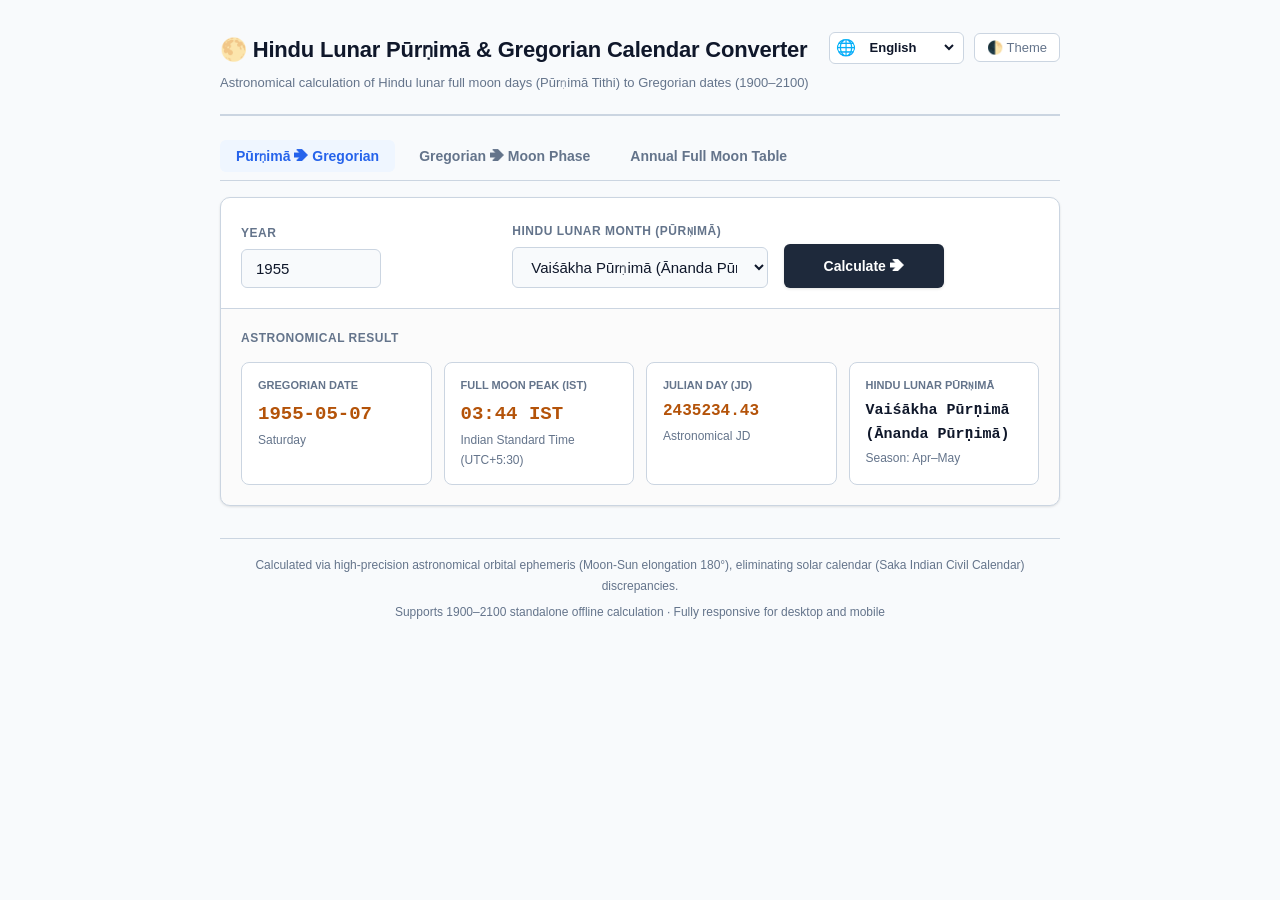
<file: purnima/index.html>
<!DOCTYPE html>
<html lang="zh-TW">
<head>
    <meta charset="UTF-8">
    <meta name="viewport" content="width=device-width, initial-scale=1.0">
    <title id="htmlPageTitle">印度太陰曆滿月（Pūrṇimā）公曆轉換器 | Hindu Lunar Pūrṇimā & Gregorian Calendar Converter</title>
    <meta name="description" content="精確求解印度太陰曆各月滿月日（Pūrṇimā Tithi）對應之西曆公曆（Gregorian Date）與天文時刻，支援多語言介面與 1900 至 2100 年雙向查詢。">
    <style>
        :root {
            --bg: #f8fafc;
            --panel-bg: #ffffff;
            --border: #cbd5e1;
            --border-focus: #2563eb;
            --text: #0f172a;
            --text-muted: #64748b;
            --primary: #1e293b;
            --btn-text: #ffffff;
            --accent: #b45309;
            --accent-bg: #fef3c7;
            --accent-border: #fde68a;
            --highlight: #2563eb;
            --highlight-bg: #eff6ff;
            --shadow: 0 1px 3px rgba(0,0,0,0.08), 0 1px 2px rgba(0,0,0,0.04);
            --shadow-md: 0 4px 6px -1px rgba(0,0,0,0.1), 0 2px 4px -1px rgba(0,0,0,0.06);
            --font-mono: ui-monospace, SFMono-Regular, Menlo, Monaco, Consolas, "Liberation Mono", "Courier New", monospace;
            color-scheme: light;
        }

        @media (prefers-color-scheme: dark) {
            :root {
                --bg: #0f172a;
                --panel-bg: #1e293b;
                --border: #334155;
                --border-focus: #60a5fa;
                --text: #f8fafc;
                --text-muted: #94a3b8;
                --primary: #2563eb;
                --btn-text: #ffffff;
                --accent: #fbbf24;
                --accent-bg: #451a03;
                --accent-border: #78350f;
                --highlight: #60a5fa;
                --highlight-bg: #1e3a8a;
                --shadow: 0 4px 6px -1px rgba(0,0,0,0.3);
                --shadow-md: 0 10px 15px -3px rgba(0,0,0,0.4);
                color-scheme: dark;
            }
        }

        [data-theme="light"] {
            --bg: #f8fafc;
            --panel-bg: #ffffff;
            --border: #cbd5e1;
            --border-focus: #2563eb;
            --text: #0f172a;
            --text-muted: #64748b;
            --primary: #1e293b;
            --btn-text: #ffffff;
            --accent: #b45309;
            --accent-bg: #fef3c7;
            --accent-border: #fde68a;
            --highlight: #2563eb;
            --highlight-bg: #eff6ff;
            color-scheme: light;
        }

        [data-theme="dark"] {
            --bg: #0f172a;
            --panel-bg: #1e293b;
            --border: #334155;
            --border-focus: #60a5fa;
            --text: #f8fafc;
            --text-muted: #94a3b8;
            --primary: #2563eb;
            --btn-text: #ffffff;
            --accent: #fbbf24;
            --accent-bg: #451a03;
            --accent-border: #78350f;
            --highlight: #60a5fa;
            --highlight-bg: #1e3a8a;
            color-scheme: dark;
        }

        select, option {
            background-color: var(--panel-bg);
            color: var(--text);
            color-scheme: light dark;
        }

        [data-theme="dark"] select,
        [data-theme="dark"] option {
            background-color: #1e293b !important;
            color: #f8fafc !important;
        }

        [data-theme="light"] select,
        [data-theme="light"] option {
            background-color: #ffffff !important;
            color: #0f172a !important;
        }

        * {
            box-sizing: border-box;
            margin: 0;
            padding: 0;
        }

        body {
            font-family: -apple-system, BlinkMacSystemFont, "Segoe UI", Roboto, "Helvetica Neue", Arial, sans-serif;
            background-color: var(--bg);
            color: var(--text);
            line-height: 1.6;
            padding: 32px 16px 64px;
            display: flex;
            justify-content: center;
        }

        .wrapper {
            width: 100%;
            max-width: 840px;
        }

        /* Header */
        header {
            border-bottom: 2px solid var(--border);
            padding-bottom: 20px;
            margin-bottom: 24px;
            display: flex;
            justify-content: space-between;
            align-items: flex-start;
            flex-wrap: wrap;
            gap: 16px;
        }

        .brand {
            flex: 1;
            min-width: 280px;
        }

        h1 {
            font-size: 22px;
            font-weight: 700;
            color: var(--text);
            display: flex;
            align-items: center;
            gap: 8px;
            letter-spacing: -0.2px;
        }

        .subtext {
            font-size: 13px;
            color: var(--text-muted);
            margin-top: 6px;
        }

        .header-toolbar {
            display: flex;
            align-items: center;
            gap: 10px;
        }

        .lang-select-wrap {
            display: flex;
            align-items: center;
            gap: 4px;
            background: var(--panel-bg);
            border: 1px solid var(--border);
            border-radius: 6px;
            padding: 2px 6px;
        }

        .lang-select-wrap select {
            background-color: var(--panel-bg);
            border: none;
            color: var(--text);
            font-size: 13px;
            font-weight: 600;
            cursor: pointer;
            padding: 4px 6px;
            outline: none;
            color-scheme: light dark;
        }

        .lang-select-wrap select option {
            background-color: var(--panel-bg);
            color: var(--text);
            padding: 8px 12px;
        }

        .theme-btn {
            background: var(--panel-bg);
            border: 1px solid var(--border);
            color: var(--text-muted);
            padding: 6px 12px;
            border-radius: 6px;
            cursor: pointer;
            font-size: 13px;
            font-weight: 500;
            transition: all 0.2s;
            display: flex;
            align-items: center;
            gap: 4px;
        }

        .theme-btn:hover {
            color: var(--text);
            border-color: var(--text);
        }

        /* Nav Tabs */
        .tabs-nav {
            display: flex;
            gap: 8px;
            margin-bottom: 16px;
            border-bottom: 1px solid var(--border);
            padding-bottom: 8px;
            overflow-x: auto;
        }

        .tab-btn {
            background: none;
            border: none;
            color: var(--text-muted);
            font-size: 14px;
            padding: 8px 16px;
            border-radius: 6px;
            cursor: pointer;
            font-weight: 600;
            transition: all 0.2s;
            white-space: nowrap;
        }

        .tab-btn:hover {
            color: var(--text);
            background: rgba(0, 0, 0, 0.04);
        }

        .tab-btn.active {
            background: var(--highlight-bg);
            color: var(--highlight);
        }

        /* Main Panel Box */
        .panel-box {
            background: var(--panel-bg);
            border: 1px solid var(--border);
            border-radius: 10px;
            box-shadow: var(--shadow);
            overflow: hidden;
            margin-bottom: 24px;
        }

        .form-grid {
            padding: 24px 20px 20px;
            display: grid;
            grid-template-columns: repeat(auto-fit, minmax(200px, 1fr));
            gap: 16px;
            align-items: end;
        }

        .form-group {
            display: flex;
            flex-direction: column;
            gap: 6px;
        }

        label {
            font-size: 12px;
            font-weight: 700;
            color: var(--text-muted);
            text-transform: uppercase;
            letter-spacing: 0.5px;
        }

        input, select {
            padding: 10px 14px;
            border: 1px solid var(--border);
            border-radius: 6px;
            background: var(--bg);
            color: var(--text);
            font-size: 15px;
            font-family: inherit;
            width: 100%;
        }

        input:focus, select:focus {
            outline: none;
            border-color: var(--border-focus);
            box-shadow: 0 0 0 3px rgba(37, 99, 235, 0.15);
        }

        .calc-btn {
            background-color: var(--primary);
            color: var(--btn-text) !important;
            border: 1px solid transparent;
            padding: 11px 24px;
            border-radius: 6px;
            font-size: 14px;
            font-weight: 600;
            cursor: pointer;
            transition: all 0.2s;
            height: 44px;
            display: flex;
            align-items: center;
            justify-content: center;
            gap: 6px;
            box-shadow: 0 1px 3px rgba(0, 0, 0, 0.12);
        }

        .calc-btn:hover {
            opacity: 0.92;
            transform: translateY(-1px);
            box-shadow: 0 4px 6px -1px rgba(0, 0, 0, 0.15);
        }

        /* Result Panel */
        .result-panel {
            border-top: 1px solid var(--border);
            background: rgba(0, 0, 0, 0.015);
            padding: 20px;
        }

        .result-title {
            font-size: 12px;
            font-weight: 700;
            text-transform: uppercase;
            letter-spacing: 0.5px;
            color: var(--text-muted);
            margin-bottom: 14px;
        }

        .result-cards {
            display: grid;
            grid-template-columns: repeat(auto-fit, minmax(175px, 1fr));
            gap: 12px;
        }

        .res-card {
            background: var(--panel-bg);
            border: 1px solid var(--border);
            border-radius: 8px;
            padding: 14px 16px;
        }

        .res-label {
            font-size: 11px;
            font-weight: 600;
            color: var(--text-muted);
            margin-bottom: 4px;
            text-transform: uppercase;
        }

        .res-value {
            font-size: 19px;
            font-weight: 800;
            color: var(--accent);
            font-family: var(--font-mono);
        }

        .res-sub {
            font-size: 12px;
            color: var(--text-muted);
            margin-top: 2px;
        }

        /* Table */
        .table-wrap {
            max-height: 520px;
            overflow-y: auto;
            border-top: 1px solid var(--border);
        }

        table {
            width: 100%;
            border-collapse: collapse;
            font-size: 13.5px;
            text-align: left;
        }

        th {
            background: rgba(0, 0, 0, 0.03);
            position: sticky;
            top: 0;
            padding: 10px 14px;
            font-size: 11.5px;
            font-weight: 700;
            text-transform: uppercase;
            color: var(--text-muted);
            border-bottom: 1px solid var(--border);
            z-index: 1;
        }

        td {
            padding: 12px 14px;
            border-bottom: 1px solid var(--border);
        }

        tr:hover td {
            background: rgba(0, 0, 0, 0.02);
        }

        .tag-pill {
            display: inline-block;
            padding: 2px 8px;
            border-radius: 4px;
            font-size: 12px;
            font-weight: 600;
            background: var(--highlight-bg);
            color: var(--highlight);
        }

        /* Footer */
        footer {
            margin-top: 32px;
            border-top: 1px solid var(--border);
            padding-top: 16px;
            text-align: center;
            font-size: 12px;
            color: var(--text-muted);
            line-height: 1.8;
        }

        .hidden {
            display: none !important;
        }
    </style>
</head>
<body>
    <div class="wrapper">
        <header>
            <div class="brand">
                <h1 id="uiAppTitle">🌕 印度太陰曆滿月（Pūrṇimā）公曆轉換器</h1>
                <div class="subtext" id="uiAppSubtitle">精準求解古印度太陰曆各月滿月日對應之西曆公曆與天文時刻 (1900–2100)</div>
            </div>
            <div class="header-toolbar">
                <div class="lang-select-wrap">
                    <span>🌐</span>
                    <select id="langSelect" onchange="onUserChangeLang(this.value)">
                        <option value="zh-TW">繁體中文</option>
                        <option value="en">English</option>
                        <option value="es">Español</option>
                        <option value="pt">Português</option>
                        <option value="it">Italiano</option>
                        <option value="ru">Русский</option>
                        <option value="zh-CN">简体中文</option>
                    </select>
                </div>
                <button class="theme-btn" id="themeToggleBtn" onclick="toggleTheme()">
                    <span>🌓</span> <span id="uiThemeBtn">主題</span>
                </button>
            </div>
        </header>

        <!-- Navigation Tabs -->
        <div class="tabs-nav">
            <button class="tab-btn active" id="tabBtn1" onclick="switchTab('purnimaToGreg')">太陰曆滿月 ➔ 公曆</button>
            <button class="tab-btn" id="tabBtn2" onclick="switchTab('gregToLunar')">公曆 ➔ 太陰曆／月相</button>
            <button class="tab-btn" id="tabBtn3" onclick="switchTab('annualTable')">全年度滿月一覽表</button>
        </div>

        <!-- TAB 1: Purnima -> Gregorian -->
        <div id="tabPanel1" class="panel-box">
            <div class="form-grid">
                <div class="form-group" style="max-width: 140px;">
                    <label for="purnimaYear" id="uiLblYear">年份 (Year)</label>
                    <input type="number" id="purnimaYear" min="1900" max="2100" value="1955">
                </div>
                <div class="form-group" style="flex: 2;">
                    <label for="purnimaMonth" id="uiLblMonth">太陰曆月份 (Hindu Lunar Month / Pūrṇimā)</label>
                    <select id="purnimaMonth">
                        <option value="Magha">Māgha Pūrṇimā</option>
                        <option value="Phalguna">Phālguna Pūrṇimā</option>
                        <option value="Caitra">Caitra Pūrṇimā</option>
                        <option value="Vaisakha" selected>Vaiśākha Pūrṇimā (Ānanda Pūrṇimā)</option>
                        <option value="Jyeshtha">Jyaiṣṭha Pūrṇimā</option>
                        <option value="Ashadha">Āṣāḍha Pūrṇimā (Guru Pūrṇimā)</option>
                        <option value="Sravana">Śrāvaṇa Pūrṇimā</option>
                        <option value="Bhadrapada">Bhādrapada Pūrṇimā</option>
                        <option value="Asvina">Āśvina Pūrṇimā</option>
                        <option value="Kartika">Kārttika Pūrṇimā</option>
                        <option value="Margasirsa">Mārgaśīrṣa Pūrṇimā</option>
                        <option value="Pausa">Pauṣa Pūrṇimā</option>
                    </select>
                </div>
                <div class="form-group" style="max-width: 160px;">
                    <button class="calc-btn" onclick="calcPurnimaToGreg()" id="uiBtnCalcGreg">
                        <span>計算公曆 ➔</span>
                    </button>
                </div>
            </div>

            <!-- Result 1 -->
            <div id="resPanel1" class="result-panel">
                <div class="result-title" id="uiResTitleAstronomy">求解結果 (Astronomical Result)</div>
                <div class="result-cards">
                    <div class="res-card">
                        <div class="res-label" id="uiCardGregDate">西曆公曆日期 (Gregorian)</div>
                        <div class="res-value" id="outGregDate">1955-05-07</div>
                        <div class="res-sub" id="outWeekday">星期六</div>
                    </div>
                    <div class="res-card">
                        <div class="res-label" id="uiCardPeakTime">滿月精確時刻 (IST)</div>
                        <div class="res-value" id="outIstTime">03:44 IST</div>
                        <div class="res-sub" id="uiIstSub">印度標準時間 (UTC+5:30)</div>
                    </div>
                    <div class="res-card">
                        <div class="res-label" id="uiCardJulianDay">儒略日 (Julian Day)</div>
                        <div class="res-value" id="outJd" style="font-size: 16px;">2435234.66</div>
                        <div class="res-sub">Astronomical JD</div>
                    </div>
                    <div class="res-card">
                        <div class="res-label" id="uiCardPurnimaName">太陰曆滿月 (Hindu Pūrṇimā)</div>
                        <div class="res-value" id="outMonthName" style="font-size: 15px; color: var(--text);">Vaiśākha Pūrṇimā</div>
                        <div class="res-sub" id="outMonthSeason">Season: Apr–May</div>
                    </div>
                </div>
            </div>
        </div>

        <!-- TAB 2: Gregorian -> Lunar -->
        <div id="tabPanel2" class="panel-box hidden">
            <div class="form-grid">
                <div class="form-group" style="flex: 2;">
                    <label for="gregDateInput" id="uiLblGregDate">西曆公曆日期 (Gregorian Date)</label>
                    <input type="date" id="gregDateInput" value="1955-02-07">
                </div>
                <div class="form-group" style="max-width: 180px;">
                    <button class="calc-btn" onclick="calcGregToLunar()" id="uiBtnCalcLunar">
                        <span>求解月相 ➔</span>
                    </button>
                </div>
            </div>

            <!-- Result 2 -->
            <div id="resPanel2" class="result-panel">
                <div class="result-title" id="uiResTitlePhase">月相與曆法狀態 (Moon Phase & Tithi)</div>
                <div class="result-cards">
                    <div class="res-card">
                        <div class="res-label" id="uiCardPhaseName">當日狀態 (Phase)</div>
                        <div class="res-value" id="outPhaseName">滿月 (Pūrṇimā)</div>
                        <div class="res-sub" id="outIllumination">光照度: 99.8%</div>
                    </div>
                    <div class="res-card">
                        <div class="res-label" id="uiCardLunarMonth">對應太陰曆月 (Lunar Month)</div>
                        <div class="res-value" id="outRevMonth" style="font-size: 16px;">Māgha Pūrṇimā</div>
                        <div class="res-sub" id="outRevSeason">Season: Jan–Feb</div>
                    </div>
                    <div class="res-card">
                        <div class="res-label" id="uiCardNearestFm">最近滿月時刻 (Nearest Pūrṇimā)</div>
                        <div class="res-value" id="outNearestFmDate" style="font-size: 16px;">1955-02-07</div>
                        <div class="res-sub" id="outNearestFmTime">07:12 IST</div>
                    </div>
                </div>
            </div>
        </div>

        <!-- TAB 3: Annual Table -->
        <div id="tabPanel3" class="panel-box hidden">
            <div class="form-grid" style="grid-template-columns: 1fr auto;">
                <div class="form-group" style="max-width: 160px;">
                    <label for="annualYearInput" id="uiLblAnnualYear">查詢年份 (Year)</label>
                    <input type="number" id="annualYearInput" min="1900" max="2100" value="1955">
                </div>
                <div class="form-group">
                    <button class="calc-btn" onclick="renderAnnualTable()" id="uiBtnShowAnnual">
                        <span>顯示全年滿月表</span>
                    </button>
                </div>
            </div>

            <div class="table-wrap">
                <table>
                    <thead>
                        <tr>
                            <th id="uiThMonth">太陰曆滿月 (Hindu Pūrṇimā)</th>
                            <th id="uiThDate">公曆日期 (Gregorian Date)</th>
                            <th id="uiThWeekday">星期 (Weekday)</th>
                            <th id="uiThTime">滿月時刻 (Time IST)</th>
                            <th id="uiThJd">儒略日 (Julian Day)</th>
                        </tr>
                    </thead>
                    <tbody id="annualTableBody">
                        <!-- Populated by JS -->
                    </tbody>
                </table>
            </div>
        </div>

        <footer>
            <div id="uiFooter1">採用天文天體軌道黃經差（Elongation 180°）精密星曆計算，徹底消除太陽曆（Saka Indian Civil Calendar）混淆誤差。</div>
            <div id="uiFooter2" style="margin-top: 4px;">支援西元 1900 年至 2100 年純靜態單頁離線計算 · 適用於桌機與行動裝置</div>
        </footer>
    </div>

    <script>
        const DB = {"months":{"Caitra":{"en":"Caitra Pūrṇimā","season":"Mar–Apr"},"Vaisakha":{"en":"Vaiśākha Pūrṇimā (Ānanda Pūrṇimā)","season":"Apr–May"},"Jyeshtha":{"en":"Jyaiṣṭha Pūrṇimā","season":"May–Jun"},"Ashadha":{"en":"Āṣāḍha Pūrṇimā (Guru Pūrṇimā)","season":"Jun–Jul"},"Sravana":{"en":"Śrāvaṇa Pūrṇimā","season":"Jul–Aug"},"Bhadrapada":{"en":"Bhādrapada Pūrṇimā","season":"Aug–Sep"},"Asvina":{"en":"Āśvina Pūrṇimā","season":"Sep–Oct"},"Kartika":{"en":"Kārttika Pūrṇimā","season":"Oct–Nov"},"Margasirsa":{"en":"Mārgaśīrṣa Pūrṇimā","season":"Nov–Dec"},"Pausa":{"en":"Pauṣa Pūrṇimā","season":"Dec–Jan"},"Magha":{"en":"Māgha Pūrṇimā","season":"Jan–Feb"},"Phalguna":{"en":"Phālguna Pūrṇimā","season":"Feb–Mar"}},"years":{"1900":[{"k":"Magha","d":"1900-01-16","t":"00:37","w":"星期二","jd":2415035.3},{"k":"Phalguna","d":"1900-02-14","t":"19:20","w":"星期三","jd":2415065.08},{"k":"Caitra","d":"1900-03-16","t":"13:41","w":"星期五","jd":2415094.84},{"k":"Vaisakha","d":"1900-04-15","t":"06:32","w":"星期日","jd":2415124.54},{"k":"Jyeshtha","d":"1900-05-14","t":"21:06","w":"星期一","jd":2415154.15},{"k":"Ashadha","d":"1900-06-13","t":"09:08","w":"星期三","jd":2415183.65},{"k":"Ashadha","d":"1900-07-12","t":"18:51","w":"星期四","jd":2415213.06},{"k":"Sravana","d":"1900-08-11","t":"02:59","w":"星期六","jd":2415242.4},{"k":"Bhadrapada","d":"1900-09-09","t":"10:36","w":"星期日","jd":2415271.71},{"k":"Asvina","d":"1900-10-08","t":"18:48","w":"星期一","jd":2415301.05},{"k":"Kartika","d":"1900-11-07","t":"04:29","w":"星期三","jd":2415330.46},{"k":"Margasirsa","d":"1900-12-06","t":"16:08","w":"星期四","jd":2415359.94}],"1901":[{"k":"Pausa","d":"1901-01-05","t":"05:43","w":"星期六","jd":2415389.51},{"k":"Magha","d":"1901-02-03","t":"20:59","w":"星期日","jd":2415419.15},{"k":"Phalguna","d":"1901-03-05","t":"13:34","w":"星期二","jd":2415448.84},{"k":"Caitra","d":"1901-04-04","t":"06:50","w":"星期四","jd":2415478.56},{"k":"Vaisakha","d":"1901-05-03","t":"23:48","w":"星期五","jd":2415508.26},{"k":"Jyeshtha","d":"1901-06-02","t":"15:22","w":"星期日","jd":2415537.91},{"k":"Ashadha","d":"1901-07-02","t":"04:47","w":"星期二","jd":2415567.47},{"k":"Sravana","d":"1901-07-31","t":"16:03","w":"星期三","jd":2415596.94},{"k":"Bhadrapada","d":"1901-08-30","t":"01:50","w":"星期五","jd":2415626.35},{"k":"Asvina","d":"1901-09-28","t":"11:05","w":"星期六","jd":2415655.73},{"k":"Kartika","d":"1901-10-27","t":"20:36","w":"星期日","jd":2415685.13},{"k":"Margasirsa","d":"1901-11-26","t":"06:47","w":"星期二","jd":2415714.55},{"k":"Pausa","d":"1901-12-25","t":"17:45","w":"星期三","jd":2415744.01}],"1902":[{"k":"Magha","d":"1902-01-24","t":"05:36","w":"星期五","jd":2415773.5},{"k":"Phalguna","d":"1902-02-22","t":"18:33","w":"星期六","jd":2415803.04},{"k":"Caitra","d":"1902-03-24","t":"08:51","w":"星期一","jd":2415832.64},{"k":"Vaisakha","d":"1902-04-23","t":"00:19","w":"星期三","jd":2415862.28},{"k":"Jyeshtha","d":"1902-05-22","t":"16:15","w":"星期四","jd":2415891.95},{"k":"Ashadha","d":"1902-06-21","t":"07:46","w":"星期六","jd":2415921.59},{"k":"Sravana","d":"1902-07-20","t":"22:15","w":"星期日","jd":2415951.2},{"k":"Bhadrapada","d":"1902-08-19","t":"11:33","w":"星期二","jd":2415980.75},{"k":"Asvina","d":"1902-09-17","t":"23:53","w":"星期三","jd":2416010.27},{"k":"Kartika","d":"1902-10-17","t":"11:31","w":"星期五","jd":2416039.75},{"k":"Margasirsa","d":"1902-11-15","t":"22:36","w":"星期六","jd":2416069.21},{"k":"Pausa","d":"1902-12-15","t":"09:17","w":"星期一","jd":2416098.66}],"1903":[{"k":"Magha","d":"1903-01-13","t":"19:47","w":"星期二","jd":2416128.1},{"k":"Phalguna","d":"1903-02-12","t":"06:27","w":"星期四","jd":2416157.54},{"k":"Caitra","d":"1903-03-13","t":"17:42","w":"星期五","jd":2416187.01},{"k":"Caitra","d":"1903-04-12","t":"05:48","w":"星期日","jd":2416216.51},{"k":"Vaisakha","d":"1903-05-11","t":"18:47","w":"星期一","jd":2416246.05},{"k":"Jyeshtha","d":"1903-06-10","t":"08:37","w":"星期三","jd":2416275.63},{"k":"Ashadha","d":"1903-07-09","t":"23:13","w":"星期四","jd":2416305.24},{"k":"Sravana","d":"1903-08-08","t":"14:24","w":"星期六","jd":2416334.87},{"k":"Bhadrapada","d":"1903-09-07","t":"05:49","w":"星期一","jd":2416364.51},{"k":"Asvina","d":"1903-10-06","t":"20:53","w":"星期二","jd":2416394.14},{"k":"Kartika","d":"1903-11-05","t":"10:57","w":"星期四","jd":2416423.73},{"k":"Margasirsa","d":"1903-12-04","t":"23:42","w":"星期五","jd":2416453.26},{"k":"Pausa","d":"1904-01-03","t":"11:17","w":"星期日","jd":2416482.74}],"1904":[{"k":"Pausa","d":"1904-01-03","t":"11:17","w":"星期日","jd":2416482.74},{"k":"Magha","d":"1904-02-01","t":"22:03","w":"星期一","jd":2416512.19},{"k":"Phalguna","d":"1904-03-02","t":"08:18","w":"星期三","jd":2416541.62},{"k":"Caitra","d":"1904-03-31","t":"18:14","w":"星期四","jd":2416571.03},{"k":"Vaisakha","d":"1904-04-30","t":"04:06","w":"星期六","jd":2416600.44},{"k":"Jyeshtha","d":"1904-05-29","t":"14:24","w":"星期日","jd":2416629.87},{"k":"Ashadha","d":"1904-06-28","t":"01:53","w":"星期二","jd":2416659.35},{"k":"Sravana","d":"1904-07-27","t":"15:11","w":"星期三","jd":2416688.9},{"k":"Bhadrapada","d":"1904-08-26","t":"06:31","w":"星期五","jd":2416718.54},{"k":"Asvina","d":"1904-09-24","t":"23:19","w":"星期六","jd":2416748.24},{"k":"Kartika","d":"1904-10-24","t":"16:25","w":"星期一","jd":2416777.96},{"k":"Margasirsa","d":"1904-11-23","t":"08:42","w":"星期三","jd":2416807.63},{"k":"Pausa","d":"1904-12-22","t":"23:30","w":"星期四","jd":2416837.25}],"1905":[{"k":"Magha","d":"1905-01-21","t":"12:43","w":"星期六","jd":2416866.8},{"k":"Phalguna","d":"1905-02-20","t":"00:21","w":"星期一","jd":2416896.29},{"k":"Caitra","d":"1905-03-21","t":"10:25","w":"星期二","jd":2416925.71},{"k":"Vaisakha","d":"1905-04-19","t":"19:07","w":"星期三","jd":2416955.07},{"k":"Jyeshtha","d":"1905-05-19","t":"03:06","w":"星期五","jd":2416984.4},{"k":"Ashadha","d":"1905-06-17","t":"11:21","w":"星期六","jd":2417013.74},{"k":"Sravana","d":"1905-07-16","t":"21:01","w":"星期日","jd":2417043.15},{"k":"Bhadrapada","d":"1905-08-15","t":"09:01","w":"星期二","jd":2417072.65},{"k":"Bhadrapada","d":"1905-09-13","t":"23:39","w":"星期三","jd":2417102.26},{"k":"Asvina","d":"1905-10-13","t":"16:32","w":"星期五","jd":2417131.96},{"k":"Kartika","d":"1905-11-12","t":"10:41","w":"星期日","jd":2417161.72},{"k":"Margasirsa","d":"1905-12-12","t":"04:55","w":"星期二","jd":2417191.48}],"1906":[{"k":"Pausa","d":"1906-01-10","t":"22:06","w":"星期三","jd":2417221.19},{"k":"Magha","d":"1906-02-09","t":"13:15","w":"星期五","jd":2417250.82},{"k":"Phalguna","d":"1906-03-11","t":"01:47","w":"星期日","jd":2417280.35},{"k":"Caitra","d":"1906-04-09","t":"11:42","w":"星期一","jd":2417309.76},{"k":"Vaisakha","d":"1906-05-08","t":"19:39","w":"星期二","jd":2417339.09},{"k":"Jyeshtha","d":"1906-06-07","t":"02:41","w":"星期四","jd":2417368.38},{"k":"Ashadha","d":"1906-07-06","t":"09:57","w":"星期五","jd":2417397.69},{"k":"Sravana","d":"1906-08-04","t":"18:29","w":"星期六","jd":2417427.04},{"k":"Bhadrapada","d":"1906-09-03","t":"05:06","w":"星期一","jd":2417456.48},{"k":"Asvina","d":"1906-10-02","t":"18:18","w":"星期二","jd":2417486.03},{"k":"Kartika","d":"1906-11-01","t":"10:15","w":"星期四","jd":2417515.7},{"k":"Margasirsa","d":"1906-12-01","t":"04:37","w":"星期六","jd":2417545.46},{"k":"Pausa","d":"1906-12-31","t":"00:13","w":"星期一","jd":2417575.28}],"1907":[{"k":"Magha","d":"1907-01-29","t":"19:14","w":"星期二","jd":2417605.07},{"k":"Phalguna","d":"1907-02-28","t":"11:52","w":"星期四","jd":2417634.77},{"k":"Caitra","d":"1907-03-30","t":"01:14","w":"星期六","jd":2417664.32},{"k":"Vaisakha","d":"1907-04-28","t":"11:34","w":"星期日","jd":2417693.75},{"k":"Jyeshtha","d":"1907-05-27","t":"19:47","w":"星期一","jd":2417723.1},{"k":"Ashadha","d":"1907-06-26","t":"02:56","w":"星期三","jd":2417752.39},{"k":"Sravana","d":"1907-07-25","t":"09:59","w":"星期四","jd":2417781.69},{"k":"Bhadrapada","d":"1907-08-23","t":"17:45","w":"星期五","jd":2417811.01},{"k":"Asvina","d":"1907-09-22","t":"03:03","w":"星期日","jd":2417840.4},{"k":"Kartika","d":"1907-10-21","t":"14:46","w":"星期一","jd":2417869.89},{"k":"Margasirsa","d":"1907-11-20","t":"05:34","w":"星期三","jd":2417899.5},{"k":"Pausa","d":"1907-12-19","t":"23:24","w":"星期四","jd":2417929.25}],"1908":[{"k":"Magha","d":"1908-01-18","t":"19:06","w":"星期六","jd":2417959.07},{"k":"Phalguna","d":"1908-02-17","t":"14:35","w":"星期一","jd":2417988.88},{"k":"Caitra","d":"1908-03-18","t":"07:58","w":"星期三","jd":2418018.6},{"k":"Vaisakha","d":"1908-04-16","t":"22:25","w":"星期四","jd":2418048.2},{"k":"Jyeshtha","d":"1908-05-16","t":"10:02","w":"星期六","jd":2418077.69},{"k":"Ashadha","d":"1908-06-14","t":"19:25","w":"星期日","jd":2418107.08},{"k":"Ashadha","d":"1908-07-14","t":"03:17","w":"星期二","jd":2418136.41},{"k":"Sravana","d":"1908-08-12","t":"10:28","w":"星期三","jd":2418165.71},{"k":"Bhadrapada","d":"1908-09-10","t":"17:53","w":"星期四","jd":2418195.02},{"k":"Asvina","d":"1908-10-10","t":"02:33","w":"星期六","jd":2418224.38},{"k":"Kartika","d":"1908-11-08","t":"13:27","w":"星期日","jd":2418253.83},{"k":"Margasirsa","d":"1908-12-08","t":"03:13","w":"星期二","jd":2418283.41}],"1909":[{"k":"Pausa","d":"1909-01-06","t":"19:42","w":"星期三","jd":2418313.09},{"k":"Magha","d":"1909-02-05","t":"13:54","w":"星期五","jd":2418342.85},{"k":"Phalguna","d":"1909-03-07","t":"08:25","w":"星期日","jd":2418372.62},{"k":"Caitra","d":"1909-04-06","t":"01:58","w":"星期二","jd":2418402.35},{"k":"Vaisakha","d":"1909-05-05","t":"17:37","w":"星期三","jd":2418432.01},{"k":"Jyeshtha","d":"1909-06-04","t":"06:54","w":"星期五","jd":2418461.56},{"k":"Ashadha","d":"1909-07-03","t":"17:47","w":"星期六","jd":2418491.01},{"k":"Sravana","d":"1909-08-02","t":"02:43","w":"星期一","jd":2418520.38},{"k":"Bhadrapada","d":"1909-08-31","t":"10:37","w":"星期二","jd":2418549.71},{"k":"Asvina","d":"1909-09-29","t":"18:35","w":"星期三","jd":2418579.05},{"k":"Kartika","d":"1909-10-29","t":"03:36","w":"星期五","jd":2418608.42},{"k":"Margasirsa","d":"1909-11-27","t":"14:21","w":"星期六","jd":2418637.87},{"k":"Pausa","d":"1909-12-27","t":"02:59","w":"星期一","jd":2418667.4}],"1910":[{"k":"Magha","d":"1910-01-25","t":"17:20","w":"星期二","jd":2418696.99},{"k":"Phalguna","d":"1910-02-24","t":"09:05","w":"星期四","jd":2418726.65},{"k":"Caitra","d":"1910-03-26","t":"01:50","w":"星期六","jd":2418756.35},{"k":"Vaisakha","d":"1910-04-24","t":"18:52","w":"星期日","jd":2418786.06},{"k":"Jyeshtha","d":"1910-05-24","t":"11:08","w":"星期二","jd":2418815.74},{"k":"Ashadha","d":"1910-06-23","t":"01:41","w":"星期四","jd":2418845.34},{"k":"Sravana","d":"1910-07-22","t":"14:06","w":"星期五","jd":2418874.86},{"k":"Bhadrapada","d":"1910-08-21","t":"00:43","w":"星期日","jd":2418904.3},{"k":"Asvina","d":"1910-09-19","t":"10:22","w":"星期一","jd":2418933.7},{"k":"Kartika","d":"1910-10-18","t":"19:54","w":"星期二","jd":2418963.1},{"k":"Margasirsa","d":"1910-11-17","t":"05:54","w":"星期四","jd":2418992.52},{"k":"Pausa","d":"1910-12-16","t":"16:34","w":"星期五","jd":2419021.96}],"1911":[{"k":"Magha","d":"1911-01-15","t":"03:55","w":"星期日","jd":2419051.43},{"k":"Phalguna","d":"1911-02-13","t":"16:07","w":"星期一","jd":2419080.94},{"k":"Caitra","d":"1911-03-15","t":"05:28","w":"星期三","jd":2419110.5},{"k":"Vaisakha","d":"1911-04-13","t":"20:06","w":"星期四","jd":2419140.11},{"k":"Jyeshtha","d":"1911-05-13","t":"11:39","w":"星期六","jd":2419169.76},{"k":"Jyeshtha","d":"1911-06-12","t":"03:20","w":"星期一","jd":2419199.41},{"k":"Ashadha","d":"1911-07-11","t":"18:23","w":"星期二","jd":2419229.04},{"k":"Sravana","d":"1911-08-10","t":"08:24","w":"星期四","jd":2419258.62},{"k":"Bhadrapada","d":"1911-09-08","t":"21:26","w":"星期五","jd":2419288.16},{"k":"Asvina","d":"1911-10-08","t":"09:40","w":"星期日","jd":2419317.67},{"k":"Kartika","d":"1911-11-06","t":"21:17","w":"星期一","jd":2419347.16},{"k":"Margasirsa","d":"1911-12-06","t":"08:21","w":"星期三","jd":2419376.62},{"k":"Pausa","d":"1912-01-04","t":"18:59","w":"星期四","jd":2419406.06}],"1912":[{"k":"Pausa","d":"1912-01-04","t":"18:59","w":"星期四","jd":2419406.06},{"k":"Magha","d":"1912-02-03","t":"05:27","w":"星期六","jd":2419435.5},{"k":"Phalguna","d":"1912-03-03","t":"16:11","w":"星期日","jd":2419464.95},{"k":"Caitra","d":"1912-04-02","t":"03:34","w":"星期二","jd":2419494.42},{"k":"Vaisakha","d":"1912-05-01","t":"15:49","w":"星期三","jd":2419523.93},{"k":"Jyeshtha","d":"1912-05-31","t":"04:59","w":"星期五","jd":2419553.48},{"k":"Ashadha","d":"1912-06-29","t":"19:03","w":"星期六","jd":2419583.06},{"k":"Sravana","d":"1912-07-29","t":"09:57","w":"星期一","jd":2419612.69},{"k":"Bhadrapada","d":"1912-08-28","t":"01:28","w":"星期三","jd":2419642.33},{"k":"Asvina","d":"1912-09-26","t":"17:03","w":"星期四","jd":2419671.98},{"k":"Kartika","d":"1912-10-26","t":"08:00","w":"星期六","jd":2419701.6},{"k":"Margasirsa","d":"1912-11-24","t":"21:41","w":"星期日","jd":2419731.17},{"k":"Pausa","d":"1912-12-24","t":"09:59","w":"星期二","jd":2419760.69}],"1913":[{"k":"Magha","d":"1913-01-22","t":"21:09","w":"星期三","jd":2419790.15},{"k":"Phalguna","d":"1913-02-21","t":"07:33","w":"星期五","jd":2419819.59},{"k":"Caitra","d":"1913-03-22","t":"17:25","w":"星期六","jd":2419849.0},{"k":"Vaisakha","d":"1913-04-21","t":"03:02","w":"星期一","jd":2419878.4},{"k":"Jyeshtha","d":"1913-05-20","t":"12:47","w":"星期二","jd":2419907.8},{"k":"Ashadha","d":"1913-06-18","t":"23:23","w":"星期三","jd":2419937.25},{"k":"Sravana","d":"1913-07-18","t":"11:35","w":"星期五","jd":2419966.75},{"k":"Bhadrapada","d":"1913-08-17","t":"01:56","w":"星期日","jd":2419996.35},{"k":"Asvina","d":"1913-09-15","t":"18:15","w":"星期一","jd":2420026.03},{"k":"Asvina","d":"1913-10-15","t":"11:36","w":"星期三","jd":2420055.75},{"k":"Kartika","d":"1913-11-14","t":"04:41","w":"星期五","jd":2420085.47},{"k":"Margasirsa","d":"1913-12-13","t":"20:29","w":"星期六","jd":2420115.12}],"1914":[{"k":"Pausa","d":"1914-01-12","t":"10:38","w":"星期一","jd":2420144.71},{"k":"Magha","d":"1914-02-10","t":"23:04","w":"星期二","jd":2420174.23},{"k":"Phalguna","d":"1914-03-12","t":"09:48","w":"星期四","jd":2420203.68},{"k":"Caitra","d":"1914-04-10","t":"18:57","w":"星期五","jd":2420233.06},{"k":"Vaisakha","d":"1914-05-10","t":"03:00","w":"星期日","jd":2420262.4},{"k":"Jyeshtha","d":"1914-06-08","t":"10:48","w":"星期一","jd":2420291.72},{"k":"Ashadha","d":"1914-07-07","t":"19:29","w":"星期二","jd":2420321.08},{"k":"Sravana","d":"1914-08-06","t":"06:10","w":"星期四","jd":2420350.53},{"k":"Bhadrapada","d":"1914-09-04","t":"19:30","w":"星期五","jd":2420380.08},{"k":"Asvina","d":"1914-10-04","t":"11:28","w":"星期日","jd":2420409.75},{"k":"Kartika","d":"1914-11-03","t":"05:18","w":"星期二","jd":2420439.49},{"k":"Margasirsa","d":"1914-12-02","t":"23:50","w":"星期三","jd":2420469.26},{"k":"Pausa","d":"1915-01-01","t":"17:50","w":"星期五","jd":2420499.01}],"1915":[{"k":"Pausa","d":"1915-01-01","t":"17:50","w":"星期五","jd":2420499.01},{"k":"Magha","d":"1915-01-31","t":"10:10","w":"星期日","jd":2420528.7},{"k":"Phalguna","d":"1915-03-02","t":"00:02","w":"星期二","jd":2420558.27},{"k":"Caitra","d":"1915-03-31","t":"11:07","w":"星期三","jd":2420587.73},{"k":"Vaisakha","d":"1915-04-29","t":"19:49","w":"星期四","jd":2420617.1},{"k":"Jyeshtha","d":"1915-05-29","t":"03:02","w":"星期六","jd":2420646.4},{"k":"Ashadha","d":"1915-06-27","t":"09:57","w":"星期日","jd":2420675.69},{"k":"Sravana","d":"1915-07-26","t":"17:40","w":"星期一","jd":2420705.01},{"k":"Bhadrapada","d":"1915-08-25","t":"03:10","w":"星期三","jd":2420734.4},{"k":"Asvina","d":"1915-09-23","t":"15:04","w":"星期四","jd":2420763.9},{"k":"Kartika","d":"1915-10-23","t":"05:45","w":"星期六","jd":2420793.51},{"k":"Margasirsa","d":"1915-11-21","t":"23:05","w":"星期日","jd":2420823.23},{"k":"Pausa","d":"1915-12-21","t":"18:21","w":"星期二","jd":2420853.04}],"1916":[{"k":"Magha","d":"1916-01-20","t":"13:58","w":"星期四","jd":2420882.85},{"k":"Phalguna","d":"1916-02-19","t":"07:58","w":"星期六","jd":2420912.6},{"k":"Caitra","d":"1916-03-19","t":"22:56","w":"星期日","jd":2420942.23},{"k":"Vaisakha","d":"1916-04-18","t":"10:37","w":"星期二","jd":2420971.71},{"k":"Jyeshtha","d":"1916-05-17","t":"19:41","w":"星期三","jd":2421001.09},{"k":"Ashadha","d":"1916-06-16","t":"03:11","w":"星期五","jd":2421030.4},{"k":"Sravana","d":"1916-07-15","t":"10:09","w":"星期六","jd":2421059.69},{"k":"Sravana","d":"1916-08-13","t":"17:30","w":"星期日","jd":2421089.0},{"k":"Bhadrapada","d":"1916-09-12","t":"02:00","w":"星期二","jd":2421118.35},{"k":"Asvina","d":"1916-10-11","t":"12:30","w":"星期三","jd":2421147.79},{"k":"Kartika","d":"1916-11-10","t":"01:47","w":"星期五","jd":2421177.35},{"k":"Margasirsa","d":"1916-12-09","t":"18:13","w":"星期六","jd":2421207.03}],"1917":[{"k":"Pausa","d":"1917-01-08","t":"13:11","w":"星期一","jd":2421236.82},{"k":"Magha","d":"1917-02-07","t":"08:58","w":"星期三","jd":2421266.64},{"k":"Phalguna","d":"1917-03-09","t":"03:27","w":"星期五","jd":2421296.42},{"k":"Caitra","d":"1917-04-07","t":"19:18","w":"星期六","jd":2421326.08},{"k":"Vaisakha","d":"1917-05-07","t":"08:12","w":"星期一","jd":2421355.61},{"k":"Jyeshtha","d":"1917-06-05","t":"18:36","w":"星期二","jd":2421385.05},{"k":"Ashadha","d":"1917-07-05","t":"03:10","w":"星期四","jd":2421414.4},{"k":"Sravana","d":"1917-08-03","t":"10:40","w":"星期五","jd":2421443.72},{"k":"Bhadrapada","d":"1917-09-01","t":"17:58","w":"星期六","jd":2421473.02},{"k":"Asvina","d":"1917-10-01","t":"02:00","w":"星期一","jd":2421502.35},{"k":"Kartika","d":"1917-10-30","t":"11:48","w":"星期二","jd":2421531.76},{"k":"Margasirsa","d":"1917-11-29","t":"00:11","w":"星期四","jd":2421561.28},{"k":"Pausa","d":"1917-12-28","t":"15:21","w":"星期五","jd":2421590.91}],"1918":[{"k":"Magha","d":"1918-01-27","t":"08:43","w":"星期日","jd":2421620.63},{"k":"Phalguna","d":"1918-02-26","t":"03:04","w":"星期二","jd":2421650.4},{"k":"Caitra","d":"1918-03-27","t":"21:02","w":"星期三","jd":2421680.15},{"k":"Vaisakha","d":"1918-04-26","t":"13:35","w":"星期五","jd":2421709.84},{"k":"Jyeshtha","d":"1918-05-26","t":"04:02","w":"星期日","jd":2421739.44},{"k":"Ashadha","d":"1918-06-24","t":"16:07","w":"星期一","jd":2421768.94},{"k":"Sravana","d":"1918-07-24","t":"02:04","w":"星期三","jd":2421798.36},{"k":"Bhadrapada","d":"1918-08-22","t":"10:31","w":"星期四","jd":2421827.71},{"k":"Asvina","d":"1918-09-20","t":"18:30","w":"星期五","jd":2421857.04},{"k":"Kartika","d":"1918-10-20","t":"03:04","w":"星期日","jd":2421886.4},{"k":"Margasirsa","d":"1918-11-18","t":"13:02","w":"星期一","jd":2421915.81},{"k":"Pausa","d":"1918-12-18","t":"00:47","w":"星期三","jd":2421945.3}],"1919":[{"k":"Magha","d":"1919-01-16","t":"14:13","w":"星期四","jd":2421974.86},{"k":"Phalguna","d":"1919-02-15","t":"05:07","w":"星期六","jd":2422004.48},{"k":"Caitra","d":"1919-03-16","t":"21:10","w":"星期日","jd":2422034.15},{"k":"Vaisakha","d":"1919-04-15","t":"13:54","w":"星期二","jd":2422063.85},{"k":"Jyeshtha","d":"1919-05-15","t":"06:30","w":"星期四","jd":2422093.54},{"k":"Jyeshtha","d":"1919-06-13","t":"21:57","w":"星期五","jd":2422123.19},{"k":"Ashadha","d":"1919-07-13","t":"11:31","w":"星期日","jd":2422152.75},{"k":"Sravana","d":"1919-08-11","t":"23:09","w":"星期一","jd":2422182.24},{"k":"Bhadrapada","d":"1919-09-10","t":"09:24","w":"星期三","jd":2422211.66},{"k":"Asvina","d":"1919-10-09","t":"19:08","w":"星期四","jd":2422241.07},{"k":"Kartika","d":"1919-11-08","t":"05:04","w":"星期六","jd":2422270.48},{"k":"Margasirsa","d":"1919-12-07","t":"15:33","w":"星期日","jd":2422299.92}],"1920":[{"k":"Pausa","d":"1920-01-06","t":"02:34","w":"星期二","jd":2422329.38},{"k":"Magha","d":"1920-02-04","t":"14:12","w":"星期三","jd":2422358.86},{"k":"Phalguna","d":"1920-03-05","t":"02:42","w":"星期五","jd":2422388.38},{"k":"Caitra","d":"1920-04-03","t":"16:24","w":"星期六","jd":2422417.95},{"k":"Vaisakha","d":"1920-05-03","t":"07:16","w":"星期一","jd":2422447.57},{"k":"Jyeshtha","d":"1920-06-01","t":"22:47","w":"星期二","jd":2422477.22},{"k":"Ashadha","d":"1920-07-01","t":"14:10","w":"星期四","jd":2422506.86},{"k":"Sravana","d":"1920-07-31","t":"04:48","w":"星期六","jd":2422536.47},{"k":"Bhadrapada","d":"1920-08-29","t":"18:32","w":"星期日","jd":2422566.04},{"k":"Asvina","d":"1920-09-28","t":"07:26","w":"星期二","jd":2422595.58},{"k":"Kartika","d":"1920-10-27","t":"19:38","w":"星期三","jd":2422625.09},{"k":"Margasirsa","d":"1920-11-26","t":"07:11","w":"星期五","jd":2422654.57},{"k":"Pausa","d":"1920-12-25","t":"18:08","w":"星期六","jd":2422684.03}],"1921":[{"k":"Magha","d":"1921-01-24","t":"04:37","w":"星期一","jd":2422713.46},{"k":"Phalguna","d":"1921-02-22","t":"15:01","w":"星期二","jd":2422742.9},{"k":"Caitra","d":"1921-03-24","t":"01:48","w":"星期四","jd":2422772.35},{"k":"Vaisakha","d":"1921-04-22","t":"13:18","w":"星期五","jd":2422801.83},{"k":"Jyeshtha","d":"1921-05-22","t":"01:45","w":"星期日","jd":2422831.34},{"k":"Ashadha","d":"1921-06-20","t":"15:10","w":"星期一","jd":2422860.9},{"k":"Sravana","d":"1921-07-20","t":"05:37","w":"星期三","jd":2422890.51},{"k":"Bhadrapada","d":"1921-08-18","t":"20:57","w":"星期四","jd":2422920.14},{"k":"Asvina","d":"1921-09-17","t":"12:49","w":"星期六","jd":2422949.81},{"k":"Kartika","d":"1921-10-17","t":"04:29","w":"星期一","jd":2422979.46},{"k":"Margasirsa","d":"1921-11-15","t":"19:08","w":"星期二","jd":2423009.07},{"k":"Pausa","d":"1921-12-15","t":"08:20","w":"星期四","jd":2423038.62}],"1922":[{"k":"Magha","d":"1922-01-13","t":"20:06","w":"星期五","jd":2423068.11},{"k":"Phalguna","d":"1922-02-12","t":"06:47","w":"星期日","jd":2423097.55},{"k":"Caitra","d":"1922-03-13","t":"16:43","w":"星期一","jd":2423126.97},{"k":"Caitra","d":"1922-04-12","t":"02:13","w":"星期三","jd":2423156.36},{"k":"Vaisakha","d":"1922-05-11","t":"11:35","w":"星期四","jd":2423185.75},{"k":"Jyeshtha","d":"1922-06-09","t":"21:27","w":"星期五","jd":2423215.16},{"k":"Ashadha","d":"1922-07-09","t":"08:36","w":"星期日","jd":2423244.63},{"k":"Sravana","d":"1922-08-07","t":"21:48","w":"星期一","jd":2423274.18},{"k":"Bhadrapada","d":"1922-09-06","t":"13:16","w":"星期三","jd":2423303.82},{"k":"Asvina","d":"1922-10-06","t":"06:27","w":"星期五","jd":2423333.54},{"k":"Kartika","d":"1922-11-05","t":"00:06","w":"星期日","jd":2423363.28},{"k":"Margasirsa","d":"1922-12-04","t":"16:53","w":"星期一","jd":2423392.97},{"k":"Pausa","d":"1923-01-03","t":"08:03","w":"星期三","jd":2423422.61}],"1923":[{"k":"Pausa","d":"1923-01-03","t":"08:03","w":"星期三","jd":2423422.61},{"k":"Magha","d":"1923-02-01","t":"21:22","w":"星期四","jd":2423452.16},{"k":"Phalguna","d":"1923-03-03","t":"08:53","w":"星期六","jd":2423481.64},{"k":"Caitra","d":"1923-04-01","t":"18:39","w":"星期日","jd":2423511.05},{"k":"Vaisakha","d":"1923-05-01","t":"03:00","w":"星期二","jd":2423540.4},{"k":"Jyeshtha","d":"1923-05-30","t":"10:37","w":"星期三","jd":2423569.71},{"k":"Ashadha","d":"1923-06-28","t":"18:34","w":"星期四","jd":2423599.04},{"k":"Sravana","d":"1923-07-28","t":"04:02","w":"星期六","jd":2423628.44},{"k":"Bhadrapada","d":"1923-08-26","t":"15:59","w":"星期日","jd":2423657.94},{"k":"Asvina","d":"1923-09-25","t":"06:45","w":"星期二","jd":2423687.55},{"k":"Kartika","d":"1923-10-24","t":"23:56","w":"星期三","jd":2423717.27},{"k":"Margasirsa","d":"1923-11-23","t":"18:27","w":"星期五","jd":2423747.04},{"k":"Pausa","d":"1923-12-23","t":"13:02","w":"星期日","jd":2423776.81}],"1924":[{"k":"Magha","d":"1924-01-22","t":"06:26","w":"星期二","jd":2423806.54},{"k":"Phalguna","d":"1924-02-20","t":"21:37","w":"星期三","jd":2423836.17},{"k":"Caitra","d":"1924-03-21","t":"09:59","w":"星期五","jd":2423865.69},{"k":"Vaisakha","d":"1924-04-19","t":"19:40","w":"星期六","jd":2423895.09},{"k":"Jyeshtha","d":"1924-05-19","t":"03:22","w":"星期一","jd":2423924.41},{"k":"Ashadha","d":"1924-06-17","t":"10:11","w":"星期二","jd":2423953.7},{"k":"Sravana","d":"1924-07-16","t":"17:18","w":"星期三","jd":2423982.99},{"k":"Sravana","d":"1924-08-15","t":"01:48","w":"星期五","jd":2424012.35},{"k":"Bhadrapada","d":"1924-09-13","t":"12:29","w":"星期六","jd":2424041.79},{"k":"Asvina","d":"1924-10-13","t":"01:51","w":"星期一","jd":2424071.35},{"k":"Kartika","d":"1924-11-11","t":"18:00","w":"星期二","jd":2424101.02},{"k":"Margasirsa","d":"1924-12-11","t":"12:33","w":"星期四","jd":2424130.79}],"1925":[{"k":"Pausa","d":"1925-01-10","t":"08:17","w":"星期六","jd":2424160.62},{"k":"Magha","d":"1925-02-09","t":"03:18","w":"星期一","jd":2424190.41},{"k":"Phalguna","d":"1925-03-10","t":"19:50","w":"星期二","jd":2424220.1},{"k":"Caitra","d":"1925-04-09","t":"09:02","w":"星期四","jd":2424249.65},{"k":"Vaisakha","d":"1925-05-08","t":"19:12","w":"星期五","jd":2424279.07},{"k":"Jyeshtha","d":"1925-06-07","t":"03:17","w":"星期日","jd":2424308.41},{"k":"Ashadha","d":"1925-07-06","t":"10:23","w":"星期一","jd":2424337.7},{"k":"Sravana","d":"1925-08-04","t":"17:28","w":"星期二","jd":2424367.0},{"k":"Bhadrapada","d":"1925-09-03","t":"01:22","w":"星期四","jd":2424396.33},{"k":"Asvina","d":"1925-10-02","t":"10:52","w":"星期五","jd":2424425.72},{"k":"Kartika","d":"1925-10-31","t":"22:46","w":"星期六","jd":2424455.22},{"k":"Margasirsa","d":"1925-11-30","t":"13:40","w":"星期一","jd":2424484.84},{"k":"Pausa","d":"1925-12-30","t":"07:31","w":"星期三","jd":2424514.58}],"1926":[{"k":"Magha","d":"1926-01-29","t":"03:05","w":"星期五","jd":2424544.4},{"k":"Phalguna","d":"1926-02-27","t":"22:20","w":"星期六","jd":2424574.2},{"k":"Caitra","d":"1926-03-29","t":"15:30","w":"星期一","jd":2424603.92},{"k":"Vaisakha","d":"1926-04-28","t":"05:46","w":"星期三","jd":2424633.51},{"k":"Jyeshtha","d":"1926-05-27","t":"17:18","w":"星期四","jd":2424662.99},{"k":"Ashadha","d":"1926-06-26","t":"02:42","w":"星期六","jd":2424692.38},{"k":"Sravana","d":"1926-07-25","t":"10:43","w":"星期日","jd":2424721.72},{"k":"Bhadrapada","d":"1926-08-23","t":"18:07","w":"星期一","jd":2424751.03},{"k":"Asvina","d":"1926-09-22","t":"01:48","w":"星期三","jd":2424780.35},{"k":"Kartika","d":"1926-10-21","t":"10:45","w":"星期四","jd":2424809.72},{"k":"Margasirsa","d":"1926-11-19","t":"21:50","w":"星期五","jd":2424839.18},{"k":"Pausa","d":"1926-12-19","t":"11:38","w":"星期日","jd":2424868.76}],"1927":[{"k":"Magha","d":"1927-01-18","t":"03:56","w":"星期二","jd":2424898.44},{"k":"Phalguna","d":"1927-02-16","t":"21:47","w":"星期三","jd":2424928.18},{"k":"Caitra","d":"1927-03-18","t":"15:54","w":"星期五","jd":2424957.93},{"k":"Vaisakha","d":"1927-04-17","t":"09:05","w":"星期日","jd":2424987.65},{"k":"Jyeshtha","d":"1927-05-17","t":"00:32","w":"星期二","jd":2425017.29},{"k":"Ashadha","d":"1927-06-15","t":"13:49","w":"星期三","jd":2425046.85},{"k":"Ashadha","d":"1927-07-15","t":"00:52","w":"星期五","jd":2425076.31},{"k":"Sravana","d":"1927-08-13","t":"10:07","w":"星期六","jd":2425105.69},{"k":"Bhadrapada","d":"1927-09-11","t":"18:23","w":"星期日","jd":2425135.04},{"k":"Asvina","d":"1927-10-11","t":"02:44","w":"星期二","jd":2425164.39},{"k":"Kartika","d":"1927-11-09","t":"12:05","w":"星期三","jd":2425193.77},{"k":"Margasirsa","d":"1927-12-08","t":"23:01","w":"星期四","jd":2425223.23}],"1928":[{"k":"Pausa","d":"1928-01-07","t":"11:37","w":"星期六","jd":2425252.76},{"k":"Magha","d":"1928-02-06","t":"01:40","w":"星期一","jd":2425282.34},{"k":"Phalguna","d":"1928-03-06","t":"16:56","w":"星期二","jd":2425311.98},{"k":"Caitra","d":"1928-04-05","t":"09:08","w":"星期四","jd":2425341.65},{"k":"Vaisakha","d":"1928-05-05","t":"01:41","w":"星期六","jd":2425371.34},{"k":"Jyeshtha","d":"1928-06-03","t":"17:43","w":"星期日","jd":2425401.01},{"k":"Ashadha","d":"1928-07-03","t":"08:18","w":"星期二","jd":2425430.62},{"k":"Sravana","d":"1928-08-01","t":"21:00","w":"星期三","jd":2425460.15},{"k":"Bhadrapada","d":"1928-08-31","t":"08:03","w":"星期五","jd":2425489.61},{"k":"Asvina","d":"1928-09-29","t":"18:12","w":"星期六","jd":2425519.03},{"k":"Kartika","d":"1928-10-29","t":"04:13","w":"星期一","jd":2425548.45},{"k":"Margasirsa","d":"1928-11-27","t":"14:35","w":"星期二","jd":2425577.88},{"k":"Pausa","d":"1928-12-27","t":"01:24","w":"星期四","jd":2425607.33}],"1929":[{"k":"Magha","d":"1929-01-25","t":"12:38","w":"星期五","jd":2425636.8},{"k":"Phalguna","d":"1929-02-24","t":"00:28","w":"星期日","jd":2425666.29},{"k":"Caitra","d":"1929-03-25","t":"13:16","w":"星期一","jd":2425695.82},{"k":"Vaisakha","d":"1929-04-24","t":"03:17","w":"星期三","jd":2425725.41},{"k":"Jyeshtha","d":"1929-05-23","t":"18:19","w":"星期四","jd":2425755.03},{"k":"Ashadha","d":"1929-06-22","t":"09:44","w":"星期六","jd":2425784.68},{"k":"Sravana","d":"1929-07-22","t":"00:50","w":"星期一","jd":2425814.31},{"k":"Bhadrapada","d":"1929-08-20","t":"15:12","w":"星期二","jd":2425843.9},{"k":"Asvina","d":"1929-09-19","t":"04:45","w":"星期四","jd":2425873.47},{"k":"Kartika","d":"1929-10-18","t":"17:35","w":"星期五","jd":2425903.0},{"k":"Margasirsa","d":"1929-11-17","t":"05:44","w":"星期日","jd":2425932.51},{"k":"Pausa","d":"1929-12-16","t":"17:08","w":"星期一","jd":2425961.98}],"1930":[{"k":"Magha","d":"1930-01-15","t":"03:50","w":"星期三","jd":2425991.43},{"k":"Phalguna","d":"1930-02-13","t":"14:08","w":"星期四","jd":2426020.86},{"k":"Caitra","d":"1930-03-15","t":"00:28","w":"星期六","jd":2426050.29},{"k":"Vaisakha","d":"1930-04-13","t":"11:18","w":"星期日","jd":2426079.74},{"k":"Vaisakha","d":"1930-05-12","t":"22:59","w":"星期一","jd":2426109.23},{"k":"Jyeshtha","d":"1930-06-11","t":"11:41","w":"星期三","jd":2426138.76},{"k":"Ashadha","d":"1930-07-11","t":"01:30","w":"星期五","jd":2426168.33},{"k":"Sravana","d":"1930-08-09","t":"16:27","w":"星期六","jd":2426197.96},{"k":"Bhadrapada","d":"1930-09-08","t":"08:17","w":"星期一","jd":2426227.62},{"k":"Asvina","d":"1930-10-08","t":"00:25","w":"星期三","jd":2426257.29},{"k":"Kartika","d":"1930-11-06","t":"15:58","w":"星期四","jd":2426286.94},{"k":"Margasirsa","d":"1930-12-06","t":"06:09","w":"星期六","jd":2426316.53},{"k":"Pausa","d":"1931-01-04","t":"18:44","w":"星期日","jd":2426346.05}],"1931":[{"k":"Pausa","d":"1931-01-04","t":"18:44","w":"星期日","jd":2426346.05},{"k":"Magha","d":"1931-02-03","t":"05:55","w":"星期二","jd":2426375.52},{"k":"Phalguna","d":"1931-03-04","t":"16:05","w":"星期三","jd":2426404.94},{"k":"Caitra","d":"1931-04-03","t":"01:35","w":"星期五","jd":2426434.34},{"k":"Vaisakha","d":"1931-05-02","t":"10:44","w":"星期六","jd":2426463.72},{"k":"Jyeshtha","d":"1931-05-31","t":"20:02","w":"星期日","jd":2426493.11},{"k":"Ashadha","d":"1931-06-30","t":"06:16","w":"星期二","jd":2426522.53},{"k":"Sravana","d":"1931-07-29","t":"18:17","w":"星期三","jd":2426552.03},{"k":"Bhadrapada","d":"1931-08-28","t":"08:39","w":"星期五","jd":2426581.63},{"k":"Asvina","d":"1931-09-27","t":"01:14","w":"星期日","jd":2426611.32},{"k":"Kartika","d":"1931-10-26","t":"19:03","w":"星期一","jd":2426641.07},{"k":"Margasirsa","d":"1931-11-25","t":"12:39","w":"星期三","jd":2426670.8},{"k":"Pausa","d":"1931-12-25","t":"04:53","w":"星期五","jd":2426700.47}],"1932":[{"k":"Magha","d":"1932-01-23","t":"19:14","w":"星期六","jd":2426730.07},{"k":"Phalguna","d":"1932-02-22","t":"07:37","w":"星期一","jd":2426759.59},{"k":"Caitra","d":"1932-03-22","t":"18:07","w":"星期二","jd":2426789.03},{"k":"Vaisakha","d":"1932-04-21","t":"02:56","w":"星期四","jd":2426818.39},{"k":"Jyeshtha","d":"1932-05-20","t":"10:38","w":"星期五","jd":2426847.71},{"k":"Ashadha","d":"1932-06-18","t":"18:07","w":"星期六","jd":2426877.03},{"k":"Sravana","d":"1932-07-18","t":"02:36","w":"星期一","jd":2426906.38},{"k":"Bhadrapada","d":"1932-08-16","t":"13:11","w":"星期二","jd":2426935.82},{"k":"Bhadrapada","d":"1932-09-15","t":"02:35","w":"星期四","jd":2426965.38},{"k":"Asvina","d":"1932-10-14","t":"18:47","w":"星期五","jd":2426995.05},{"k":"Kartika","d":"1932-11-13","t":"12:57","w":"星期日","jd":2427024.81},{"k":"Margasirsa","d":"1932-12-13","t":"07:50","w":"星期二","jd":2427054.6}],"1933":[{"k":"Pausa","d":"1933-01-12","t":"02:05","w":"星期四","jd":2427084.36},{"k":"Magha","d":"1933-02-10","t":"18:30","w":"星期五","jd":2427114.04},{"k":"Phalguna","d":"1933-03-12","t":"08:15","w":"星期日","jd":2427143.62},{"k":"Caitra","d":"1933-04-10","t":"19:07","w":"星期一","jd":2427173.07},{"k":"Vaisakha","d":"1933-05-10","t":"03:34","w":"星期三","jd":2427202.42},{"k":"Jyeshtha","d":"1933-06-08","t":"10:34","w":"星期四","jd":2427231.71},{"k":"Ashadha","d":"1933-07-07","t":"17:20","w":"星期五","jd":2427260.99},{"k":"Sravana","d":"1933-08-06","t":"01:01","w":"星期日","jd":2427290.31},{"k":"Bhadrapada","d":"1933-09-04","t":"10:34","w":"星期一","jd":2427319.71},{"k":"Asvina","d":"1933-10-03","t":"22:37","w":"星期二","jd":2427349.21},{"k":"Kartika","d":"1933-11-02","t":"13:29","w":"星期四","jd":2427378.83},{"k":"Margasirsa","d":"1933-12-02","t":"07:00","w":"星期六","jd":2427408.56},{"k":"Pausa","d":"1934-01-01","t":"02:23","w":"星期一","jd":2427438.37}],"1934":[{"k":"Magha","d":"1934-01-30","t":"22:01","w":"星期二","jd":2427468.19},{"k":"Phalguna","d":"1934-03-01","t":"15:55","w":"星期四","jd":2427497.93},{"k":"Caitra","d":"1934-03-31","t":"06:44","w":"星期六","jd":2427527.55},{"k":"Vaisakha","d":"1934-04-29","t":"18:15","w":"星期日","jd":2427557.03},{"k":"Jyeshtha","d":"1934-05-29","t":"03:11","w":"星期二","jd":2427586.4},{"k":"Ashadha","d":"1934-06-27","t":"10:37","w":"星期三","jd":2427615.71},{"k":"Sravana","d":"1934-07-26","t":"17:38","w":"星期四","jd":2427645.01},{"k":"Bhadrapada","d":"1934-08-25","t":"01:06","w":"星期六","jd":2427674.32},{"k":"Asvina","d":"1934-09-23","t":"09:48","w":"星期日","jd":2427703.68},{"k":"Kartika","d":"1934-10-22","t":"20:31","w":"星期一","jd":2427733.13},{"k":"Margasirsa","d":"1934-11-21","t":"09:56","w":"星期三","jd":2427762.68},{"k":"Pausa","d":"1934-12-21","t":"02:23","w":"星期五","jd":2427792.37}],"1935":[{"k":"Magha","d":"1935-01-19","t":"21:14","w":"星期六","jd":2427822.16},{"k":"Phalguna","d":"1935-02-18","t":"16:47","w":"星期一","jd":2427851.97},{"k":"Caitra","d":"1935-03-20","t":"11:01","w":"星期三","jd":2427881.73},{"k":"Vaisakha","d":"1935-04-19","t":"02:39","w":"星期五","jd":2427911.38},{"k":"Jyeshtha","d":"1935-05-18","t":"15:26","w":"星期六","jd":2427940.91},{"k":"Ashadha","d":"1935-06-17","t":"01:49","w":"星期一","jd":2427970.35},{"k":"Sravana","d":"1935-07-16","t":"10:30","w":"星期二","jd":2427999.71},{"k":"Sravana","d":"1935-08-14","t":"18:13","w":"星期三","jd":2428029.03},{"k":"Bhadrapada","d":"1935-09-13","t":"01:48","w":"星期五","jd":2428058.35},{"k":"Asvina","d":"1935-10-12","t":"10:08","w":"星期六","jd":2428087.69},{"k":"Kartika","d":"1935-11-10","t":"20:11","w":"星期日","jd":2428117.11},{"k":"Margasirsa","d":"1935-12-10","t":"08:40","w":"星期二","jd":2428146.63}],"1936":[{"k":"Pausa","d":"1936-01-08","t":"23:44","w":"星期三","jd":2428176.26},{"k":"Magha","d":"1936-02-07","t":"16:48","w":"星期五","jd":2428205.97},{"k":"Phalguna","d":"1936-03-08","t":"10:43","w":"星期日","jd":2428235.72},{"k":"Caitra","d":"1936-04-07","t":"04:16","w":"星期二","jd":2428265.45},{"k":"Vaisakha","d":"1936-05-06","t":"20:31","w":"星期三","jd":2428295.13},{"k":"Jyeshtha","d":"1936-06-05","t":"10:52","w":"星期五","jd":2428324.72},{"k":"Ashadha","d":"1936-07-04","t":"23:04","w":"星期六","jd":2428354.23},{"k":"Sravana","d":"1936-08-03","t":"09:17","w":"星期一","jd":2428383.66},{"k":"Bhadrapada","d":"1936-09-01","t":"18:07","w":"星期二","jd":2428413.03},{"k":"Asvina","d":"1936-10-01","t":"02:30","w":"星期四","jd":2428442.38},{"k":"Kartika","d":"1936-10-30","t":"11:27","w":"星期五","jd":2428471.75},{"k":"Margasirsa","d":"1936-11-28","t":"21:41","w":"星期六","jd":2428501.17},{"k":"Pausa","d":"1936-12-28","t":"09:30","w":"星期一","jd":2428530.67}],"1937":[{"k":"Magha","d":"1937-01-26","t":"22:45","w":"星期二","jd":2428560.22},{"k":"Phalguna","d":"1937-02-25","t":"13:13","w":"星期四","jd":2428589.82},{"k":"Caitra","d":"1937-03-27","t":"04:42","w":"星期六","jd":2428619.47},{"k":"Vaisakha","d":"1937-04-25","t":"20:53","w":"星期日","jd":2428649.14},{"k":"Jyeshtha","d":"1937-05-25","t":"13:07","w":"星期二","jd":2428678.82},{"k":"Ashadha","d":"1937-06-24","t":"04:29","w":"星期四","jd":2428708.46},{"k":"Sravana","d":"1937-07-23","t":"18:15","w":"星期五","jd":2428738.03},{"k":"Bhadrapada","d":"1937-08-22","t":"06:16","w":"星期日","jd":2428767.53},{"k":"Asvina","d":"1937-09-20","t":"17:02","w":"星期一","jd":2428796.98},{"k":"Kartika","d":"1937-10-20","t":"03:17","w":"星期三","jd":2428826.41},{"k":"Margasirsa","d":"1937-11-18","t":"13:39","w":"星期四","jd":2428855.84},{"k":"Pausa","d":"1937-12-18","t":"00:22","w":"星期六","jd":2428885.29}],"1938":[{"k":"Magha","d":"1938-01-16","t":"11:23","w":"星期日","jd":2428914.75},{"k":"Phalguna","d":"1938-02-14","t":"22:44","w":"星期一","jd":2428944.22},{"k":"Caitra","d":"1938-03-16","t":"10:45","w":"星期三","jd":2428973.72},{"k":"Vaisakha","d":"1938-04-14","t":"23:50","w":"星期四","jd":2429003.26},{"k":"Jyeshtha","d":"1938-05-14","t":"14:08","w":"星期六","jd":2429032.86},{"k":"Jyeshtha","d":"1938-06-13","t":"05:16","w":"星期一","jd":2429062.49},{"k":"Ashadha","d":"1938-07-12","t":"20:34","w":"星期二","jd":2429092.13},{"k":"Sravana","d":"1938-08-11","t":"11:26","w":"星期四","jd":2429121.75},{"k":"Bhadrapada","d":"1938-09-10","t":"01:38","w":"星期六","jd":2429151.34},{"k":"Asvina","d":"1938-10-09","t":"15:07","w":"星期日","jd":2429180.9},{"k":"Kartika","d":"1938-11-08","t":"03:53","w":"星期二","jd":2429210.43},{"k":"Margasirsa","d":"1938-12-07","t":"15:52","w":"星期三","jd":2429239.93}],"1939":[{"k":"Pausa","d":"1939-01-06","t":"02:59","w":"星期五","jd":2429269.4},{"k":"Magha","d":"1939-02-04","t":"13:24","w":"星期六","jd":2429298.83},{"k":"Phalguna","d":"1939-03-05","t":"23:30","w":"星期日","jd":2429328.25},{"k":"Caitra","d":"1939-04-04","t":"09:48","w":"星期二","jd":2429357.68},{"k":"Vaisakha","d":"1939-05-03","t":"20:45","w":"星期三","jd":2429387.14},{"k":"Jyeshtha","d":"1939-06-02","t":"08:40","w":"星期五","jd":2429416.63},{"k":"Ashadha","d":"1939-07-01","t":"21:45","w":"星期六","jd":2429446.18},{"k":"Sravana","d":"1939-07-31","t":"12:06","w":"星期一","jd":2429475.78},{"k":"Bhadrapada","d":"1939-08-30","t":"03:38","w":"星期三","jd":2429505.42},{"k":"Asvina","d":"1939-09-28","t":"19:56","w":"星期四","jd":2429535.1},{"k":"Kartika","d":"1939-10-28","t":"12:11","w":"星期六","jd":2429564.78},{"k":"Margasirsa","d":"1939-11-27","t":"03:24","w":"星期一","jd":2429594.41},{"k":"Pausa","d":"1939-12-26","t":"16:58","w":"星期二","jd":2429623.98}],"1940":[{"k":"Magha","d":"1940-01-25","t":"04:51","w":"星期四","jd":2429653.47},{"k":"Phalguna","d":"1940-02-23","t":"15:25","w":"星期五","jd":2429682.91},{"k":"Caitra","d":"1940-03-24","t":"01:03","w":"星期日","jd":2429712.31},{"k":"Vaisakha","d":"1940-04-22","t":"10:06","w":"星期一","jd":2429741.69},{"k":"Jyeshtha","d":"1940-05-21","t":"19:02","w":"星期二","jd":2429771.06},{"k":"Ashadha","d":"1940-06-20","t":"04:31","w":"星期四","jd":2429800.46},{"k":"Sravana","d":"1940-07-19","t":"15:25","w":"星期五","jd":2429829.91},{"k":"Bhadrapada","d":"1940-08-18","t":"04:32","w":"星期日","jd":2429859.46},{"k":"Asvina","d":"1940-09-16","t":"20:10","w":"星期一","jd":2429889.11},{"k":"Kartika","d":"1940-10-16","t":"13:44","w":"星期三","jd":2429918.84},{"k":"Margasirsa","d":"1940-11-15","t":"07:53","w":"星期五","jd":2429948.6},{"k":"Pausa","d":"1940-12-15","t":"01:07","w":"星期日","jd":2429978.32}],"1941":[{"k":"Magha","d":"1941-01-13","t":"16:34","w":"星期一","jd":2430007.96},{"k":"Phalguna","d":"1941-02-12","t":"05:56","w":"星期三","jd":2430037.52},{"k":"Caitra","d":"1941-03-13","t":"17:16","w":"星期四","jd":2430066.99},{"k":"Caitra","d":"1941-04-12","t":"02:44","w":"星期六","jd":2430096.39},{"k":"Vaisakha","d":"1941-05-11","t":"10:45","w":"星期日","jd":2430125.72},{"k":"Jyeshtha","d":"1941-06-09","t":"18:03","w":"星期一","jd":2430155.02},{"k":"Ashadha","d":"1941-07-09","t":"01:47","w":"星期三","jd":2430184.35},{"k":"Sravana","d":"1941-08-07","t":"11:08","w":"星期四","jd":2430213.73},{"k":"Bhadrapada","d":"1941-09-05","t":"23:05","w":"星期五","jd":2430243.23},{"k":"Asvina","d":"1941-10-05","t":"14:02","w":"星期日","jd":2430272.86},{"k":"Kartika","d":"1941-11-04","t":"07:29","w":"星期二","jd":2430302.58},{"k":"Margasirsa","d":"1941-12-04","t":"02:20","w":"星期四","jd":2430332.37},{"k":"Pausa","d":"1942-01-02","t":"21:11","w":"星期五","jd":2430362.15}],"1942":[{"k":"Pausa","d":"1942-01-02","t":"21:11","w":"星期五","jd":2430362.15},{"k":"Magha","d":"1942-02-01","t":"14:42","w":"星期日","jd":2430391.88},{"k":"Phalguna","d":"1942-03-03","t":"05:49","w":"星期二","jd":2430421.51},{"k":"Caitra","d":"1942-04-01","t":"18:02","w":"星期三","jd":2430451.02},{"k":"Vaisakha","d":"1942-05-01","t":"03:29","w":"星期五","jd":2430480.42},{"k":"Jyeshtha","d":"1942-05-30","t":"10:58","w":"星期六","jd":2430509.73},{"k":"Ashadha","d":"1942-06-28","t":"17:39","w":"星期日","jd":2430539.01},{"k":"Sravana","d":"1942-07-28","t":"00:43","w":"星期二","jd":2430568.3},{"k":"Bhadrapada","d":"1942-08-26","t":"09:16","w":"星期三","jd":2430597.66},{"k":"Asvina","d":"1942-09-24","t":"20:04","w":"星期四","jd":2430627.11},{"k":"Kartika","d":"1942-10-24","t":"09:35","w":"星期六","jd":2430656.67},{"k":"Margasirsa","d":"1942-11-23","t":"01:54","w":"星期一","jd":2430686.35},{"k":"Pausa","d":"1942-12-22","t":"20:33","w":"星期二","jd":2430716.13}],"1943":[{"k":"Magha","d":"1943-01-21","t":"16:17","w":"星期四","jd":2430745.95},{"k":"Phalguna","d":"1943-02-20","t":"11:14","w":"星期六","jd":2430775.74},{"k":"Caitra","d":"1943-03-22","t":"03:37","w":"星期一","jd":2430805.42},{"k":"Vaisakha","d":"1943-04-20","t":"16:40","w":"星期二","jd":2430834.97},{"k":"Jyeshtha","d":"1943-05-20","t":"02:42","w":"星期四","jd":2430864.38},{"k":"Ashadha","d":"1943-06-18","t":"10:44","w":"星期五","jd":2430893.72},{"k":"Sravana","d":"1943-07-17","t":"17:51","w":"星期六","jd":2430923.01},{"k":"Sravana","d":"1943-08-16","t":"01:03","w":"星期一","jd":2430952.32},{"k":"Bhadrapada","d":"1943-09-14","t":"09:09","w":"星期二","jd":2430981.65},{"k":"Asvina","d":"1943-10-13","t":"18:52","w":"星期三","jd":2431011.06},{"k":"Kartika","d":"1943-11-12","t":"06:56","w":"星期五","jd":2431040.56},{"k":"Margasirsa","d":"1943-12-11","t":"21:54","w":"星期六","jd":2431070.18}],"1944":[{"k":"Pausa","d":"1944-01-10","t":"15:39","w":"星期一","jd":2431099.92},{"k":"Magha","d":"1944-02-09","t":"10:59","w":"星期三","jd":2431129.73},{"k":"Phalguna","d":"1944-03-10","t":"05:57","w":"星期五","jd":2431159.52},{"k":"Caitra","d":"1944-04-08","t":"22:51","w":"星期六","jd":2431189.22},{"k":"Vaisakha","d":"1944-05-08","t":"12:58","w":"星期一","jd":2431218.81},{"k":"Jyeshtha","d":"1944-06-07","t":"00:27","w":"星期三","jd":2431248.29},{"k":"Ashadha","d":"1944-07-06","t":"09:56","w":"星期四","jd":2431277.69},{"k":"Sravana","d":"1944-08-04","t":"18:09","w":"星期五","jd":2431307.03},{"k":"Bhadrapada","d":"1944-09-03","t":"01:50","w":"星期日","jd":2431336.35},{"k":"Asvina","d":"1944-10-02","t":"09:51","w":"星期一","jd":2431365.68},{"k":"Kartika","d":"1944-10-31","t":"19:05","w":"星期二","jd":2431395.07},{"k":"Margasirsa","d":"1944-11-30","t":"06:21","w":"星期四","jd":2431424.54},{"k":"Pausa","d":"1944-12-29","t":"20:08","w":"星期五","jd":2431454.11}],"1945":[{"k":"Magha","d":"1945-01-28","t":"12:11","w":"星期日","jd":2431483.78},{"k":"Phalguna","d":"1945-02-27","t":"05:36","w":"星期二","jd":2431513.5},{"k":"Caitra","d":"1945-03-28","t":"23:14","w":"星期三","jd":2431543.24},{"k":"Vaisakha","d":"1945-04-27","t":"16:02","w":"星期五","jd":2431572.94},{"k":"Jyeshtha","d":"1945-05-27","t":"07:18","w":"星期日","jd":2431602.58},{"k":"Ashadha","d":"1945-06-25","t":"20:37","w":"星期一","jd":2431632.13},{"k":"Sravana","d":"1945-07-25","t":"07:55","w":"星期三","jd":2431661.6},{"k":"Bhadrapada","d":"1945-08-23","t":"17:32","w":"星期四","jd":2431691.0},{"k":"Asvina","d":"1945-09-22","t":"02:15","w":"星期六","jd":2431720.36},{"k":"Kartika","d":"1945-10-21","t":"11:01","w":"星期日","jd":2431749.73},{"k":"Margasirsa","d":"1945-11-19","t":"20:42","w":"星期一","jd":2431779.13},{"k":"Pausa","d":"1945-12-19","t":"07:47","w":"星期三","jd":2431808.6}],"1946":[{"k":"Magha","d":"1946-01-17","t":"20:16","w":"星期四","jd":2431838.12},{"k":"Phalguna","d":"1946-02-16","t":"09:57","w":"星期六","jd":2431867.69},{"k":"Caitra","d":"1946-03-18","t":"00:40","w":"星期一","jd":2431897.3},{"k":"Vaisakha","d":"1946-04-16","t":"16:17","w":"星期二","jd":2431926.95},{"k":"Jyeshtha","d":"1946-05-16","t":"08:22","w":"星期四","jd":2431956.62},{"k":"Ashadha","d":"1946-06-15","t":"00:11","w":"星期六","jd":2431986.28},{"k":"Ashadha","d":"1946-07-14","t":"14:52","w":"星期日","jd":2432015.89},{"k":"Sravana","d":"1946-08-13","t":"03:55","w":"星期二","jd":2432045.43},{"k":"Bhadrapada","d":"1946-09-11","t":"15:29","w":"星期三","jd":2432074.92},{"k":"Asvina","d":"1946-10-11","t":"02:10","w":"星期五","jd":2432104.36},{"k":"Kartika","d":"1946-11-09","t":"12:40","w":"星期六","jd":2432133.8},{"k":"Margasirsa","d":"1946-12-08","t":"23:21","w":"星期日","jd":2432163.24}],"1947":[{"k":"Pausa","d":"1947-01-07","t":"10:16","w":"星期二","jd":2432192.7},{"k":"Magha","d":"1947-02-05","t":"21:20","w":"星期三","jd":2432222.16},{"k":"Phalguna","d":"1947-03-07","t":"08:45","w":"星期五","jd":2432251.64},{"k":"Caitra","d":"1947-04-05","t":"20:58","w":"星期六","jd":2432281.14},{"k":"Vaisakha","d":"1947-05-05","t":"10:23","w":"星期一","jd":2432310.7},{"k":"Jyeshtha","d":"1947-06-04","t":"00:56","w":"星期三","jd":2432340.31},{"k":"Ashadha","d":"1947-07-03","t":"16:08","w":"星期四","jd":2432369.94},{"k":"Sravana","d":"1947-08-02","t":"07:19","w":"星期六","jd":2432399.58},{"k":"Bhadrapada","d":"1947-08-31","t":"22:04","w":"星期日","jd":2432429.19},{"k":"Asvina","d":"1947-09-30","t":"12:10","w":"星期二","jd":2432458.78},{"k":"Kartika","d":"1947-10-30","t":"01:36","w":"星期四","jd":2432488.34},{"k":"Margasirsa","d":"1947-11-28","t":"14:15","w":"星期五","jd":2432517.86},{"k":"Pausa","d":"1947-12-28","t":"01:56","w":"星期日","jd":2432547.35}],"1948":[{"k":"Magha","d":"1948-01-26","t":"12:41","w":"星期一","jd":2432576.8},{"k":"Phalguna","d":"1948-02-24","t":"22:45","w":"星期二","jd":2432606.22},{"k":"Caitra","d":"1948-03-25","t":"08:40","w":"星期四","jd":2432635.63},{"k":"Vaisakha","d":"1948-04-23","t":"18:58","w":"星期五","jd":2432665.06},{"k":"Jyeshtha","d":"1948-05-23","t":"06:06","w":"星期日","jd":2432694.53},{"k":"Ashadha","d":"1948-06-21","t":"18:24","w":"星期一","jd":2432724.04},{"k":"Sravana","d":"1948-07-21","t":"08:01","w":"星期三","jd":2432753.6},{"k":"Bhadrapada","d":"1948-08-19","t":"23:01","w":"星期四","jd":2432783.23},{"k":"Asvina","d":"1948-09-18","t":"15:12","w":"星期六","jd":2432812.9},{"k":"Kartika","d":"1948-10-18","t":"07:53","w":"星期一","jd":2432842.6},{"k":"Margasirsa","d":"1948-11-17","t":"00:01","w":"星期三","jd":2432872.27},{"k":"Pausa","d":"1948-12-16","t":"14:40","w":"星期四","jd":2432901.88}],"1949":[{"k":"Magha","d":"1949-01-15","t":"03:29","w":"星期六","jd":2432931.42},{"k":"Phalguna","d":"1949-02-13","t":"14:38","w":"星期日","jd":2432960.88},{"k":"Caitra","d":"1949-03-15","t":"00:32","w":"星期二","jd":2432990.29},{"k":"Vaisakha","d":"1949-04-13","t":"09:38","w":"星期三","jd":2433019.67},{"k":"Vaisakha","d":"1949-05-12","t":"18:20","w":"星期四","jd":2433049.04},{"k":"Jyeshtha","d":"1949-06-11","t":"03:15","w":"星期六","jd":2433078.41},{"k":"Ashadha","d":"1949-07-10","t":"13:11","w":"星期日","jd":2433107.82},{"k":"Sravana","d":"1949-08-09","t":"01:03","w":"星期二","jd":2433137.31},{"k":"Bhadrapada","d":"1949-09-07","t":"15:29","w":"星期三","jd":2433166.92},{"k":"Asvina","d":"1949-10-07","t":"08:22","w":"星期五","jd":2433196.62},{"k":"Kartika","d":"1949-11-06","t":"02:39","w":"星期日","jd":2433226.38},{"k":"Margasirsa","d":"1949-12-05","t":"20:43","w":"星期一","jd":2433256.13},{"k":"Pausa","d":"1950-01-04","t":"13:17","w":"星期三","jd":2433285.82}],"1950":[{"k":"Pausa","d":"1950-01-04","t":"13:17","w":"星期三","jd":2433285.82},{"k":"Magha","d":"1950-02-03","t":"03:46","w":"星期五","jd":2433315.43},{"k":"Phalguna","d":"1950-03-04","t":"16:03","w":"星期六","jd":2433344.94},{"k":"Caitra","d":"1950-04-03","t":"02:18","w":"星期一","jd":2433374.37},{"k":"Vaisakha","d":"1950-05-02","t":"10:49","w":"星期二","jd":2433403.72},{"k":"Jyeshtha","d":"1950-05-31","t":"18:12","w":"星期三","jd":2433433.03},{"k":"Ashadha","d":"1950-06-30","t":"01:28","w":"星期五","jd":2433462.33},{"k":"Sravana","d":"1950-07-29","t":"09:47","w":"星期六","jd":2433491.68},{"k":"Bhadrapada","d":"1950-08-27","t":"20:20","w":"星期日","jd":2433521.12},{"k":"Asvina","d":"1950-09-26","t":"09:51","w":"星期二","jd":2433550.68},{"k":"Kartika","d":"1950-10-26","t":"02:16","w":"星期四","jd":2433580.37},{"k":"Margasirsa","d":"1950-11-24","t":"20:44","w":"星期五","jd":2433610.13},{"k":"Pausa","d":"1950-12-24","t":"15:52","w":"星期日","jd":2433639.93}],"1951":[{"k":"Magha","d":"1951-01-23","t":"10:16","w":"星期二","jd":2433669.7},{"k":"Phalguna","d":"1951-02-22","t":"02:42","w":"星期四","jd":2433699.38},{"k":"Caitra","d":"1951-03-23","t":"16:19","w":"星期五","jd":2433728.95},{"k":"Vaisakha","d":"1951-04-22","t":"02:59","w":"星期日","jd":2433758.4},{"k":"Jyeshtha","d":"1951-05-21","t":"11:14","w":"星期一","jd":2433787.74},{"k":"Ashadha","d":"1951-06-19","t":"18:05","w":"星期二","jd":2433817.02},{"k":"Sravana","d":"1951-07-19","t":"00:47","w":"星期四","jd":2433846.3},{"k":"Bhadrapada","d":"1951-08-17","t":"08:29","w":"星期五","jd":2433875.62},{"k":"Bhadrapada","d":"1951-09-15","t":"18:08","w":"星期六","jd":2433905.03},{"k":"Asvina","d":"1951-10-15","t":"06:20","w":"星期一","jd":2433934.54},{"k":"Kartika","d":"1951-11-13","t":"21:22","w":"星期二","jd":2433964.16},{"k":"Margasirsa","d":"1951-12-13","t":"15:00","w":"星期四","jd":2433993.9}],"1952":[{"k":"Pausa","d":"1952-01-12","t":"10:24","w":"星期六","jd":2434023.7},{"k":"Magha","d":"1952-02-11","t":"05:58","w":"星期一","jd":2434053.52},{"k":"Phalguna","d":"1952-03-11","t":"23:43","w":"星期二","jd":2434083.26},{"k":"Caitra","d":"1952-04-10","t":"14:23","w":"星期四","jd":2434112.87},{"k":"Vaisakha","d":"1952-05-10","t":"01:45","w":"星期六","jd":2434142.34},{"k":"Jyeshtha","d":"1952-06-08","t":"10:36","w":"星期日","jd":2434171.71},{"k":"Ashadha","d":"1952-07-07","t":"18:03","w":"星期一","jd":2434201.02},{"k":"Sravana","d":"1952-08-06","t":"01:09","w":"星期三","jd":2434230.32},{"k":"Bhadrapada","d":"1952-09-04","t":"08:49","w":"星期四","jd":2434259.64},{"k":"Asvina","d":"1952-10-03","t":"17:45","w":"星期五","jd":2434289.01},{"k":"Kartika","d":"1952-11-02","t":"04:39","w":"星期日","jd":2434318.47},{"k":"Margasirsa","d":"1952-12-01","t":"18:11","w":"星期一","jd":2434348.03},{"k":"Pausa","d":"1952-12-31","t":"10:35","w":"星期三","jd":2434377.71}],"1953":[{"k":"Magha","d":"1953-01-30","t":"05:14","w":"星期五","jd":2434407.49},{"k":"Phalguna","d":"1953-03-01","t":"00:28","w":"星期日","jd":2434437.29},{"k":"Caitra","d":"1953-03-30","t":"18:24","w":"星期一","jd":2434467.04},{"k":"Vaisakha","d":"1953-04-29","t":"09:50","w":"星期三","jd":2434496.68},{"k":"Jyeshtha","d":"1953-05-28","t":"22:32","w":"星期四","jd":2434526.21},{"k":"Ashadha","d":"1953-06-27","t":"08:59","w":"星期六","jd":2434555.65},{"k":"Sravana","d":"1953-07-26","t":"17:50","w":"星期日","jd":2434585.01},{"k":"Bhadrapada","d":"1953-08-25","t":"01:50","w":"星期二","jd":2434614.35},{"k":"Asvina","d":"1953-09-23","t":"09:45","w":"星期三","jd":2434643.68},{"k":"Kartika","d":"1953-10-22","t":"18:25","w":"星期四","jd":2434673.04},{"k":"Margasirsa","d":"1953-11-21","t":"04:42","w":"星期六","jd":2434702.47},{"k":"Pausa","d":"1953-12-20","t":"17:13","w":"星期日","jd":2434731.99}],"1954":[{"k":"Magha","d":"1954-01-19","t":"08:06","w":"星期二","jd":2434761.61},{"k":"Phalguna","d":"1954-02-18","t":"00:47","w":"星期四","jd":2434791.3},{"k":"Caitra","d":"1954-03-19","t":"18:12","w":"星期五","jd":2434821.03},{"k":"Vaisakha","d":"1954-04-18","t":"11:18","w":"星期日","jd":2434850.74},{"k":"Jyeshtha","d":"1954-05-18","t":"03:16","w":"星期二","jd":2434880.41},{"k":"Ashadha","d":"1954-06-16","t":"17:35","w":"星期三","jd":2434910.0},{"k":"Sravana","d":"1954-07-16","t":"05:58","w":"星期五","jd":2434939.52},{"k":"Sravana","d":"1954-08-14","t":"16:33","w":"星期六","jd":2434968.96},{"k":"Bhadrapada","d":"1954-09-13","t":"01:49","w":"星期一","jd":2434998.35},{"k":"Asvina","d":"1954-10-12","t":"10:39","w":"星期二","jd":2435027.72},{"k":"Kartika","d":"1954-11-10","t":"19:59","w":"星期三","jd":2435057.1},{"k":"Margasirsa","d":"1954-12-10","t":"06:26","w":"星期五","jd":2435086.54}],"1955":[{"k":"Pausa","d":"1955-01-08","t":"18:14","w":"星期六","jd":2435116.03},{"k":"Magha","d":"1955-02-07","t":"07:12","w":"星期一","jd":2435145.57},{"k":"Phalguna","d":"1955-03-08","t":"21:11","w":"星期二","jd":2435175.15},{"k":"Caitra","d":"1955-04-07","t":"12:04","w":"星期四","jd":2435204.77},{"k":"Vaisakha","d":"1955-05-07","t":"03:44","w":"星期六","jd":2435234.43},{"k":"Jyeshtha","d":"1955-06-05","t":"19:38","w":"星期日","jd":2435264.09},{"k":"Ashadha","d":"1955-07-05","t":"10:58","w":"星期二","jd":2435293.73},{"k":"Sravana","d":"1955-08-04","t":"01:00","w":"星期四","jd":2435323.31},{"k":"Bhadrapada","d":"1955-09-02","t":"13:29","w":"星期五","jd":2435352.83},{"k":"Asvina","d":"1955-10-02","t":"00:47","w":"星期日","jd":2435382.3},{"k":"Kartika","d":"1955-10-31","t":"11:33","w":"星期一","jd":2435411.75},{"k":"Margasirsa","d":"1955-11-29","t":"22:19","w":"星期二","jd":2435441.2},{"k":"Pausa","d":"1955-12-29","t":"09:13","w":"星期四","jd":2435470.66}],"1956":[{"k":"Magha","d":"1956-01-27","t":"20:10","w":"星期五","jd":2435500.11},{"k":"Phalguna","d":"1956-02-26","t":"07:11","w":"星期日","jd":2435529.57},{"k":"Caitra","d":"1956-03-26","t":"18:41","w":"星期一","jd":2435559.05},{"k":"Vaisakha","d":"1956-04-25","t":"07:10","w":"星期三","jd":2435588.57},{"k":"Jyeshtha","d":"1956-05-24","t":"20:55","w":"星期四","jd":2435618.14},{"k":"Ashadha","d":"1956-06-23","t":"11:43","w":"星期六","jd":2435647.76},{"k":"Sravana","d":"1956-07-23","t":"02:58","w":"星期一","jd":2435677.4},{"k":"Bhadrapada","d":"1956-08-21","t":"18:07","w":"星期二","jd":2435707.03},{"k":"Asvina","d":"1956-09-20","t":"08:49","w":"星期四","jd":2435736.64},{"k":"Kartika","d":"1956-10-19","t":"22:54","w":"星期五","jd":2435766.23},{"k":"Margasirsa","d":"1956-11-18","t":"12:14","w":"星期日","jd":2435795.78},{"k":"Pausa","d":"1956-12-18","t":"00:36","w":"星期二","jd":2435825.3}],"1957":[{"k":"Magha","d":"1957-01-16","t":"11:51","w":"星期三","jd":2435854.76},{"k":"Phalguna","d":"1957-02-14","t":"22:07","w":"星期四","jd":2435884.19},{"k":"Caitra","d":"1957-03-16","t":"07:51","w":"星期六","jd":2435913.6},{"k":"Vaisakha","d":"1957-04-14","t":"17:39","w":"星期日","jd":2435943.01},{"k":"Jyeshtha","d":"1957-05-14","t":"04:04","w":"星期二","jd":2435972.44},{"k":"Jyeshtha","d":"1957-06-12","t":"15:31","w":"星期三","jd":2436001.92},{"k":"Ashadha","d":"1957-07-12","t":"04:19","w":"星期五","jd":2436031.45},{"k":"Sravana","d":"1957-08-10","t":"18:38","w":"星期六","jd":2436061.05},{"k":"Bhadrapada","d":"1957-09-09","t":"10:25","w":"星期一","jd":2436090.7},{"k":"Asvina","d":"1957-10-09","t":"03:12","w":"星期三","jd":2436120.4},{"k":"Kartika","d":"1957-11-07","t":"20:01","w":"星期四","jd":2436150.11},{"k":"Margasirsa","d":"1957-12-07","t":"11:45","w":"星期六","jd":2436179.76}],"1958":[{"k":"Pausa","d":"1958-01-06","t":"01:38","w":"星期一","jd":2436209.34},{"k":"Magha","d":"1958-02-04","t":"13:35","w":"星期二","jd":2436238.84},{"k":"Phalguna","d":"1958-03-05","t":"23:57","w":"星期三","jd":2436268.27},{"k":"Caitra","d":"1958-04-04","t":"09:14","w":"星期五","jd":2436297.66},{"k":"Vaisakha","d":"1958-05-03","t":"17:53","w":"星期六","jd":2436327.02},{"k":"Jyeshtha","d":"1958-06-02","t":"02:25","w":"星期一","jd":2436356.37},{"k":"Ashadha","d":"1958-07-01","t":"11:34","w":"星期二","jd":2436385.75},{"k":"Sravana","d":"1958-07-30","t":"22:16","w":"星期三","jd":2436415.2},{"k":"Bhadrapada","d":"1958-08-29","t":"11:23","w":"星期五","jd":2436444.75},{"k":"Asvina","d":"1958-09-28","t":"03:13","w":"星期日","jd":2436474.41},{"k":"Kartika","d":"1958-10-27","t":"21:10","w":"星期一","jd":2436504.15},{"k":"Margasirsa","d":"1958-11-26","t":"15:46","w":"星期三","jd":2436533.93},{"k":"Pausa","d":"1958-12-26","t":"09:24","w":"星期五","jd":2436563.66}],"1959":[{"k":"Magha","d":"1959-01-25","t":"01:02","w":"星期日","jd":2436593.31},{"k":"Phalguna","d":"1959-02-23","t":"14:23","w":"星期一","jd":2436622.87},{"k":"Caitra","d":"1959-03-25","t":"01:32","w":"星期三","jd":2436652.34},{"k":"Vaisakha","d":"1959-04-23","t":"10:43","w":"星期四","jd":2436681.72},{"k":"Jyeshtha","d":"1959-05-22","t":"18:25","w":"星期五","jd":2436711.04},{"k":"Ashadha","d":"1959-06-21","t":"01:29","w":"星期日","jd":2436740.33},{"k":"Sravana","d":"1959-07-20","t":"09:03","w":"星期一","jd":2436769.65},{"k":"Bhadrapada","d":"1959-08-18","t":"18:20","w":"星期二","jd":2436799.04},{"k":"Asvina","d":"1959-09-17","t":"06:21","w":"星期四","jd":2436828.54},{"k":"Asvina","d":"1959-10-16","t":"21:28","w":"星期五","jd":2436858.17},{"k":"Kartika","d":"1959-11-15","t":"15:11","w":"星期日","jd":2436887.9},{"k":"Margasirsa","d":"1959-12-15","t":"10:18","w":"星期二","jd":2436917.7}],"1960":[{"k":"Magha","d":"1960-01-14","t":"05:20","w":"星期四","jd":2436947.49},{"k":"Phalguna","d":"1960-02-12","t":"22:53","w":"星期五","jd":2436977.22},{"k":"Caitra","d":"1960-03-13","t":"13:55","w":"星期日","jd":2437006.85},{"k":"Caitra","d":"1960-04-12","t":"01:57","w":"星期二","jd":2437036.35},{"k":"Vaisakha","d":"1960-05-11","t":"11:12","w":"星期三","jd":2437065.74},{"k":"Jyeshtha","d":"1960-06-09","t":"18:31","w":"星期四","jd":2437095.04},{"k":"Ashadha","d":"1960-07-09","t":"01:06","w":"星期六","jd":2437124.32},{"k":"Sravana","d":"1960-08-07","t":"08:10","w":"星期日","jd":2437153.61},{"k":"Bhadrapada","d":"1960-09-05","t":"16:48","w":"星期一","jd":2437182.97},{"k":"Asvina","d":"1960-10-05","t":"03:46","w":"星期三","jd":2437212.43},{"k":"Kartika","d":"1960-11-03","t":"17:27","w":"星期四","jd":2437242.0},{"k":"Margasirsa","d":"1960-12-03","t":"09:54","w":"星期六","jd":2437271.68},{"k":"Pausa","d":"1961-01-02","t":"04:35","w":"星期一","jd":2437301.46}],"1961":[{"k":"Pausa","d":"1961-01-02","t":"04:35","w":"星期一","jd":2437301.46},{"k":"Magha","d":"1961-02-01","t":"00:16","w":"星期三","jd":2437331.28},{"k":"Phalguna","d":"1961-03-02","t":"19:04","w":"星期四","jd":2437361.07},{"k":"Caitra","d":"1961-04-01","t":"11:17","w":"星期六","jd":2437390.74},{"k":"Vaisakha","d":"1961-05-01","t":"00:10","w":"星期一","jd":2437420.28},{"k":"Jyeshtha","d":"1961-05-30","t":"10:07","w":"星期二","jd":2437449.69},{"k":"Ashadha","d":"1961-06-28","t":"18:07","w":"星期三","jd":2437479.03},{"k":"Sravana","d":"1961-07-28","t":"01:20","w":"星期五","jd":2437508.33},{"k":"Bhadrapada","d":"1961-08-26","t":"08:43","w":"星期六","jd":2437537.63},{"k":"Asvina","d":"1961-09-24","t":"17:03","w":"星期日","jd":2437566.98},{"k":"Kartika","d":"1961-10-24","t":"03:00","w":"星期二","jd":2437596.4},{"k":"Margasirsa","d":"1961-11-22","t":"15:13","w":"星期三","jd":2437625.91},{"k":"Pausa","d":"1961-12-22","t":"06:11","w":"星期五","jd":2437655.53}],"1962":[{"k":"Magha","d":"1962-01-20","t":"23:46","w":"星期六","jd":2437685.26},{"k":"Phalguna","d":"1962-02-19","t":"18:47","w":"星期一","jd":2437715.05},{"k":"Caitra","d":"1962-03-21","t":"13:25","w":"星期三","jd":2437744.83},{"k":"Vaisakha","d":"1962-04-20","t":"06:03","w":"星期五","jd":2437774.52},{"k":"Jyeshtha","d":"1962-05-19","t":"20:01","w":"星期六","jd":2437804.11},{"k":"Ashadha","d":"1962-06-18","t":"07:32","w":"星期一","jd":2437833.58},{"k":"Sravana","d":"1962-07-17","t":"17:10","w":"星期二","jd":2437862.99},{"k":"Sravana","d":"1962-08-16","t":"01:39","w":"星期四","jd":2437892.34},{"k":"Bhadrapada","d":"1962-09-14","t":"09:41","w":"星期五","jd":2437921.67},{"k":"Asvina","d":"1962-10-13","t":"18:02","w":"星期六","jd":2437951.02},{"k":"Kartika","d":"1962-11-12","t":"03:33","w":"星期一","jd":2437980.42},{"k":"Margasirsa","d":"1962-12-11","t":"14:57","w":"星期二","jd":2438009.89}],"1963":[{"k":"Pausa","d":"1963-01-10","t":"04:38","w":"星期四","jd":2438039.46},{"k":"Magha","d":"1963-02-08","t":"20:21","w":"星期五","jd":2438069.12},{"k":"Phalguna","d":"1963-03-10","t":"13:18","w":"星期日","jd":2438098.83},{"k":"Caitra","d":"1963-04-09","t":"06:26","w":"星期二","jd":2438128.54},{"k":"Vaisakha","d":"1963-05-08","t":"22:53","w":"星期三","jd":2438158.22},{"k":"Jyeshtha","d":"1963-06-07","t":"14:00","w":"星期五","jd":2438187.85},{"k":"Ashadha","d":"1963-07-07","t":"03:25","w":"星期日","jd":2438217.41},{"k":"Sravana","d":"1963-08-05","t":"15:00","w":"星期一","jd":2438246.9},{"k":"Bhadrapada","d":"1963-09-04","t":"01:03","w":"星期三","jd":2438276.31},{"k":"Asvina","d":"1963-10-03","t":"10:13","w":"星期四","jd":2438305.7},{"k":"Kartika","d":"1963-11-01","t":"19:25","w":"星期五","jd":2438335.08},{"k":"Margasirsa","d":"1963-12-01","t":"05:24","w":"星期日","jd":2438364.5},{"k":"Pausa","d":"1963-12-30","t":"16:33","w":"星期一","jd":2438393.96}],"1964":[{"k":"Magha","d":"1964-01-29","t":"04:52","w":"星期三","jd":2438423.47},{"k":"Phalguna","d":"1964-02-27","t":"18:09","w":"星期四","jd":2438453.03},{"k":"Caitra","d":"1964-03-28","t":"08:18","w":"星期六","jd":2438482.62},{"k":"Vaisakha","d":"1964-04-26","t":"23:19","w":"星期日","jd":2438512.24},{"k":"Jyeshtha","d":"1964-05-26","t":"14:58","w":"星期二","jd":2438541.89},{"k":"Ashadha","d":"1964-06-25","t":"06:37","w":"星期四","jd":2438571.55},{"k":"Sravana","d":"1964-07-24","t":"21:27","w":"星期五","jd":2438601.17},{"k":"Bhadrapada","d":"1964-08-23","t":"10:54","w":"星期日","jd":2438630.73},{"k":"Asvina","d":"1964-09-21","t":"23:00","w":"星期一","jd":2438660.23},{"k":"Kartika","d":"1964-10-21","t":"10:15","w":"星期三","jd":2438689.7},{"k":"Margasirsa","d":"1964-11-19","t":"21:12","w":"星期四","jd":2438719.15},{"k":"Pausa","d":"1964-12-19","t":"08:11","w":"星期六","jd":2438748.61}],"1965":[{"k":"Magha","d":"1965-01-17","t":"19:07","w":"星期日","jd":2438778.07},{"k":"Phalguna","d":"1965-02-16","t":"05:56","w":"星期二","jd":2438807.52},{"k":"Caitra","d":"1965-03-17","t":"16:53","w":"星期三","jd":2438836.97},{"k":"Vaisakha","d":"1965-04-16","t":"04:32","w":"星期五","jd":2438866.46},{"k":"Jyeshtha","d":"1965-05-15","t":"17:21","w":"星期六","jd":2438895.99},{"k":"Jyeshtha","d":"1965-06-14","t":"07:29","w":"星期一","jd":2438925.58},{"k":"Ashadha","d":"1965-07-13","t":"22:31","w":"星期二","jd":2438955.21},{"k":"Sravana","d":"1965-08-12","t":"13:52","w":"星期四","jd":2438984.85},{"k":"Bhadrapada","d":"1965-09-11","t":"05:01","w":"星期六","jd":2439014.48},{"k":"Asvina","d":"1965-10-10","t":"19:43","w":"星期日","jd":2439044.09},{"k":"Kartika","d":"1965-11-09","t":"09:45","w":"星期二","jd":2439073.68},{"k":"Margasirsa","d":"1965-12-08","t":"22:51","w":"星期三","jd":2439103.22}],"1966":[{"k":"Pausa","d":"1966-01-07","t":"10:46","w":"星期五","jd":2439132.72},{"k":"Magha","d":"1966-02-05","t":"21:27","w":"星期六","jd":2439162.17},{"k":"Phalguna","d":"1966-03-07","t":"07:15","w":"星期一","jd":2439191.57},{"k":"Caitra","d":"1966-04-05","t":"16:43","w":"星期二","jd":2439220.97},{"k":"Vaisakha","d":"1966-05-05","t":"02:30","w":"星期四","jd":2439250.38},{"k":"Jyeshtha","d":"1966-06-03","t":"13:10","w":"星期五","jd":2439279.82},{"k":"Ashadha","d":"1966-07-03","t":"01:06","w":"星期日","jd":2439309.32},{"k":"Sravana","d":"1966-08-01","t":"14:35","w":"星期一","jd":2439338.88},{"k":"Bhadrapada","d":"1966-08-31","t":"05:43","w":"星期三","jd":2439368.51},{"k":"Asvina","d":"1966-09-29","t":"22:17","w":"星期四","jd":2439398.2},{"k":"Kartika","d":"1966-10-29","t":"15:30","w":"星期六","jd":2439427.92},{"k":"Margasirsa","d":"1966-11-28","t":"08:10","w":"星期一","jd":2439457.61},{"k":"Pausa","d":"1966-12-27","t":"23:13","w":"星期二","jd":2439487.24}],"1967":[{"k":"Magha","d":"1967-01-26","t":"12:10","w":"星期四","jd":2439516.78},{"k":"Phalguna","d":"1967-02-24","t":"23:13","w":"星期五","jd":2439546.24},{"k":"Caitra","d":"1967-03-26","t":"08:50","w":"星期日","jd":2439575.64},{"k":"Vaisakha","d":"1967-04-24","t":"17:33","w":"星期一","jd":2439605.0},{"k":"Jyeshtha","d":"1967-05-24","t":"01:52","w":"星期三","jd":2439634.35},{"k":"Ashadha","d":"1967-06-22","t":"10:26","w":"星期四","jd":2439663.71},{"k":"Sravana","d":"1967-07-21","t":"20:09","w":"星期五","jd":2439693.11},{"k":"Bhadrapada","d":"1967-08-20","t":"07:56","w":"星期日","jd":2439722.6},{"k":"Asvina","d":"1967-09-18","t":"22:29","w":"星期一","jd":2439752.21},{"k":"Kartika","d":"1967-10-18","t":"15:40","w":"星期三","jd":2439781.92},{"k":"Margasirsa","d":"1967-11-17","t":"10:22","w":"星期五","jd":2439811.7},{"k":"Pausa","d":"1967-12-17","t":"04:51","w":"星期日","jd":2439841.47}],"1968":[{"k":"Magha","d":"1968-01-15","t":"21:41","w":"星期一","jd":2439871.17},{"k":"Phalguna","d":"1968-02-14","t":"12:12","w":"星期三","jd":2439900.78},{"k":"Caitra","d":"1968-03-15","t":"00:22","w":"星期五","jd":2439930.29},{"k":"Vaisakha","d":"1968-04-13","t":"10:21","w":"星期六","jd":2439959.7},{"k":"Vaisakha","d":"1968-05-12","t":"18:34","w":"星期日","jd":2439989.04},{"k":"Jyeshtha","d":"1968-06-11","t":"01:43","w":"星期二","jd":2440018.34},{"k":"Ashadha","d":"1968-07-10","t":"08:47","w":"星期三","jd":2440047.64},{"k":"Sravana","d":"1968-08-08","t":"17:02","w":"星期四","jd":2440076.98},{"k":"Bhadrapada","d":"1968-09-07","t":"03:37","w":"星期六","jd":2440106.42},{"k":"Asvina","d":"1968-10-06","t":"17:16","w":"星期日","jd":2440135.99},{"k":"Kartika","d":"1968-11-05","t":"09:54","w":"星期二","jd":2440165.68},{"k":"Margasirsa","d":"1968-12-05","t":"04:37","w":"星期四","jd":2440195.46},{"k":"Pausa","d":"1969-01-03","t":"23:57","w":"星期五","jd":2440225.27}],"1969":[{"k":"Pausa","d":"1969-01-03","t":"23:57","w":"星期五","jd":2440225.27},{"k":"Magha","d":"1969-02-02","t":"18:25","w":"星期日","jd":2440255.04},{"k":"Phalguna","d":"1969-03-04","t":"10:47","w":"星期二","jd":2440284.72},{"k":"Caitra","d":"1969-04-03","t":"00:14","w":"星期四","jd":2440314.28},{"k":"Vaisakha","d":"1969-05-02","t":"10:43","w":"星期五","jd":2440343.72},{"k":"Jyeshtha","d":"1969-05-31","t":"18:48","w":"星期六","jd":2440373.05},{"k":"Ashadha","d":"1969-06-30","t":"01:33","w":"星期一","jd":2440402.34},{"k":"Sravana","d":"1969-07-29","t":"08:14","w":"星期二","jd":2440431.61},{"k":"Bhadrapada","d":"1969-08-27","t":"16:02","w":"星期三","jd":2440460.94},{"k":"Asvina","d":"1969-09-26","t":"01:50","w":"星期五","jd":2440490.35},{"k":"Kartika","d":"1969-10-25","t":"14:14","w":"星期六","jd":2440519.86},{"k":"Margasirsa","d":"1969-11-24","t":"05:23","w":"星期一","jd":2440549.5},{"k":"Pausa","d":"1969-12-23","t":"23:04","w":"星期二","jd":2440579.23}],"1970":[{"k":"Magha","d":"1970-01-22","t":"18:25","w":"星期四","jd":2440609.04},{"k":"Phalguna","d":"1970-02-21","t":"13:48","w":"星期六","jd":2440638.85},{"k":"Caitra","d":"1970-03-23","t":"07:22","w":"星期一","jd":2440668.58},{"k":"Vaisakha","d":"1970-04-21","t":"21:51","w":"星期二","jd":2440698.18},{"k":"Jyeshtha","d":"1970-05-21","t":"09:07","w":"星期四","jd":2440727.65},{"k":"Ashadha","d":"1970-06-19","t":"17:57","w":"星期五","jd":2440757.02},{"k":"Sravana","d":"1970-07-19","t":"01:28","w":"星期日","jd":2440786.33},{"k":"Bhadrapada","d":"1970-08-17","t":"08:45","w":"星期一","jd":2440815.64},{"k":"Bhadrapada","d":"1970-09-15","t":"16:39","w":"星期二","jd":2440844.96},{"k":"Asvina","d":"1970-10-15","t":"01:51","w":"星期四","jd":2440874.35},{"k":"Kartika","d":"1970-11-13","t":"12:57","w":"星期五","jd":2440903.81},{"k":"Margasirsa","d":"1970-12-13","t":"02:33","w":"星期日","jd":2440933.38}],"1971":[{"k":"Pausa","d":"1971-01-11","t":"18:50","w":"星期一","jd":2440963.06},{"k":"Magha","d":"1971-02-10","t":"13:11","w":"星期三","jd":2440992.82},{"k":"Phalguna","d":"1971-03-12","t":"08:03","w":"星期五","jd":2441022.61},{"k":"Caitra","d":"1971-04-11","t":"01:39","w":"星期日","jd":2441052.34},{"k":"Vaisakha","d":"1971-05-10","t":"16:53","w":"星期一","jd":2441081.97},{"k":"Jyeshtha","d":"1971-06-09","t":"05:33","w":"星期三","jd":2441111.5},{"k":"Ashadha","d":"1971-07-08","t":"16:06","w":"星期四","jd":2441140.94},{"k":"Sravana","d":"1971-08-07","t":"01:12","w":"星期六","jd":2441170.32},{"k":"Bhadrapada","d":"1971-09-05","t":"09:32","w":"星期日","jd":2441199.67},{"k":"Asvina","d":"1971-10-04","t":"17:49","w":"星期一","jd":2441229.01},{"k":"Kartika","d":"1971-11-03","t":"02:49","w":"星期三","jd":2441258.39},{"k":"Margasirsa","d":"1971-12-02","t":"13:18","w":"星期四","jd":2441287.83},{"k":"Pausa","d":"1972-01-01","t":"01:49","w":"星期六","jd":2441317.35}],"1972":[{"k":"Magha","d":"1972-01-30","t":"16:28","w":"星期日","jd":2441346.96},{"k":"Phalguna","d":"1972-02-29","t":"08:41","w":"星期二","jd":2441376.63},{"k":"Caitra","d":"1972-03-30","t":"01:35","w":"星期四","jd":2441406.34},{"k":"Vaisakha","d":"1972-04-28","t":"18:14","w":"星期五","jd":2441436.03},{"k":"Jyeshtha","d":"1972-05-28","t":"09:57","w":"星期日","jd":2441465.69},{"k":"Ashadha","d":"1972-06-27","t":"00:16","w":"星期二","jd":2441495.28},{"k":"Sravana","d":"1972-07-26","t":"12:53","w":"星期三","jd":2441524.81},{"k":"Bhadrapada","d":"1972-08-24","t":"23:51","w":"星期四","jd":2441554.27},{"k":"Asvina","d":"1972-09-23","t":"09:36","w":"星期六","jd":2441583.67},{"k":"Kartika","d":"1972-10-22","t":"18:55","w":"星期日","jd":2441613.06},{"k":"Margasirsa","d":"1972-11-21","t":"04:36","w":"星期二","jd":2441642.46},{"k":"Pausa","d":"1972-12-20","t":"15:15","w":"星期三","jd":2441671.91}],"1973":[{"k":"Magha","d":"1973-01-19","t":"02:58","w":"星期五","jd":2441701.39},{"k":"Phalguna","d":"1973-02-17","t":"15:36","w":"星期六","jd":2441730.92},{"k":"Caitra","d":"1973-03-19","t":"05:03","w":"星期一","jd":2441760.48},{"k":"Vaisakha","d":"1973-04-17","t":"19:20","w":"星期二","jd":2441790.08},{"k":"Jyeshtha","d":"1973-05-17","t":"10:28","w":"星期四","jd":2441819.71},{"k":"Ashadha","d":"1973-06-16","t":"02:04","w":"星期六","jd":2441849.36},{"k":"Ashadha","d":"1973-07-15","t":"17:25","w":"星期日","jd":2441879.0},{"k":"Sravana","d":"1973-08-14","t":"07:46","w":"星期二","jd":2441908.59},{"k":"Bhadrapada","d":"1973-09-12","t":"20:46","w":"星期三","jd":2441938.14},{"k":"Asvina","d":"1973-10-12","t":"08:38","w":"星期五","jd":2441967.63},{"k":"Kartika","d":"1973-11-10","t":"19:56","w":"星期六","jd":2441997.1},{"k":"Margasirsa","d":"1973-12-10","t":"07:04","w":"星期一","jd":2442026.57}],"1974":[{"k":"Pausa","d":"1974-01-08","t":"18:06","w":"星期二","jd":2442056.03},{"k":"Magha","d":"1974-02-07","t":"04:54","w":"星期四","jd":2442085.48},{"k":"Phalguna","d":"1974-03-08","t":"15:32","w":"星期五","jd":2442114.92},{"k":"Caitra","d":"1974-04-07","t":"02:30","w":"星期日","jd":2442144.38},{"k":"Vaisakha","d":"1974-05-06","t":"14:24","w":"星期一","jd":2442173.87},{"k":"Jyeshtha","d":"1974-06-05","t":"03:39","w":"星期三","jd":2442203.42},{"k":"Ashadha","d":"1974-07-04","t":"18:10","w":"星期四","jd":2442233.03},{"k":"Sravana","d":"1974-08-03","t":"09:26","w":"星期六","jd":2442262.66},{"k":"Bhadrapada","d":"1974-09-02","t":"00:54","w":"星期一","jd":2442292.31},{"k":"Asvina","d":"1974-10-01","t":"16:07","w":"星期二","jd":2442321.94},{"k":"Kartika","d":"1974-10-31","t":"06:48","w":"星期四","jd":2442351.55},{"k":"Margasirsa","d":"1974-11-29","t":"20:40","w":"星期五","jd":2442381.13},{"k":"Pausa","d":"1974-12-29","t":"09:20","w":"星期日","jd":2442410.66}],"1975":[{"k":"Magha","d":"1975-01-27","t":"20:39","w":"星期一","jd":2442440.13},{"k":"Phalguna","d":"1975-02-26","t":"06:44","w":"星期三","jd":2442469.55},{"k":"Caitra","d":"1975-03-27","t":"16:06","w":"星期四","jd":2442498.94},{"k":"Vaisakha","d":"1975-04-26","t":"01:24","w":"星期六","jd":2442528.33},{"k":"Jyeshtha","d":"1975-05-25","t":"11:20","w":"星期日","jd":2442557.74},{"k":"Ashadha","d":"1975-06-23","t":"22:24","w":"星期一","jd":2442587.2},{"k":"Sravana","d":"1975-07-23","t":"10:58","w":"星期三","jd":2442616.73},{"k":"Bhadrapada","d":"1975-08-22","t":"01:17","w":"星期五","jd":2442646.32},{"k":"Asvina","d":"1975-09-20","t":"17:20","w":"星期六","jd":2442675.99},{"k":"Kartika","d":"1975-10-20","t":"10:35","w":"星期一","jd":2442705.71},{"k":"Margasirsa","d":"1975-11-19","t":"03:58","w":"星期三","jd":2442735.44},{"k":"Pausa","d":"1975-12-18","t":"20:09","w":"星期四","jd":2442765.11}],"1976":[{"k":"Magha","d":"1976-01-17","t":"10:16","w":"星期六","jd":2442794.7},{"k":"Phalguna","d":"1976-02-15","t":"22:13","w":"星期日","jd":2442824.2},{"k":"Caitra","d":"1976-03-16","t":"08:22","w":"星期二","jd":2442853.62},{"k":"Vaisakha","d":"1976-04-14","t":"17:18","w":"星期三","jd":2442882.99},{"k":"Vaisakha","d":"1976-05-14","t":"01:34","w":"星期五","jd":2442912.34},{"k":"Jyeshtha","d":"1976-06-12","t":"09:44","w":"星期六","jd":2442941.68},{"k":"Ashadha","d":"1976-07-11","t":"18:38","w":"星期日","jd":2442971.05},{"k":"Sravana","d":"1976-08-10","t":"05:13","w":"星期二","jd":2443000.49},{"k":"Bhadrapada","d":"1976-09-08","t":"18:22","w":"星期三","jd":2443030.04},{"k":"Asvina","d":"1976-10-08","t":"10:25","w":"星期五","jd":2443059.71},{"k":"Kartika","d":"1976-11-07","t":"04:44","w":"星期日","jd":2443089.47},{"k":"Margasirsa","d":"1976-12-06","t":"23:44","w":"星期一","jd":2443119.26}],"1977":[{"k":"Pausa","d":"1977-01-05","t":"17:40","w":"星期三","jd":2443149.01},{"k":"Magha","d":"1977-02-04","t":"09:26","w":"星期五","jd":2443178.66},{"k":"Phalguna","d":"1977-03-05","t":"22:43","w":"星期六","jd":2443208.22},{"k":"Caitra","d":"1977-04-04","t":"09:38","w":"星期一","jd":2443237.67},{"k":"Vaisakha","d":"1977-05-03","t":"18:33","w":"星期二","jd":2443267.04},{"k":"Jyeshtha","d":"1977-06-02","t":"02:00","w":"星期四","jd":2443296.35},{"k":"Ashadha","d":"1977-07-01","t":"08:54","w":"星期五","jd":2443325.64},{"k":"Sravana","d":"1977-07-30","t":"16:22","w":"星期六","jd":2443354.95},{"k":"Bhadrapada","d":"1977-08-29","t":"01:40","w":"星期一","jd":2443384.34},{"k":"Asvina","d":"1977-09-27","t":"13:47","w":"星期二","jd":2443413.85},{"k":"Kartika","d":"1977-10-27","t":"05:05","w":"星期四","jd":2443443.48},{"k":"Margasirsa","d":"1977-11-25","t":"23:01","w":"星期五","jd":2443473.23},{"k":"Pausa","d":"1977-12-25","t":"18:19","w":"星期日","jd":2443503.03}],"1978":[{"k":"Magha","d":"1978-01-24","t":"13:25","w":"星期二","jd":2443532.83},{"k":"Phalguna","d":"1978-02-23","t":"06:56","w":"星期四","jd":2443562.56},{"k":"Caitra","d":"1978-03-24","t":"21:49","w":"星期五","jd":2443592.18},{"k":"Vaisakha","d":"1978-04-23","t":"09:40","w":"星期日","jd":2443621.67},{"k":"Jyeshtha","d":"1978-05-22","t":"18:46","w":"星期一","jd":2443651.05},{"k":"Ashadha","d":"1978-06-21","t":"02:00","w":"星期三","jd":2443680.35},{"k":"Sravana","d":"1978-07-20","t":"08:34","w":"星期四","jd":2443709.63},{"k":"Bhadrapada","d":"1978-08-18","t":"15:43","w":"星期五","jd":2443738.93},{"k":"Asvina","d":"1978-09-17","t":"00:31","w":"星期日","jd":2443768.29},{"k":"Asvina","d":"1978-10-16","t":"11:39","w":"星期一","jd":2443797.76},{"k":"Kartika","d":"1978-11-15","t":"01:30","w":"星期三","jd":2443827.33},{"k":"Margasirsa","d":"1978-12-14","t":"18:00","w":"星期四","jd":2443857.02}],"1979":[{"k":"Pausa","d":"1979-01-13","t":"12:38","w":"星期六","jd":2443886.8},{"k":"Magha","d":"1979-02-12","t":"08:09","w":"星期一","jd":2443916.61},{"k":"Phalguna","d":"1979-03-14","t":"02:44","w":"星期三","jd":2443946.38},{"k":"Caitra","d":"1979-04-12","t":"18:45","w":"星期四","jd":2443976.05},{"k":"Vaisakha","d":"1979-05-12","t":"07:30","w":"星期六","jd":2444005.58},{"k":"Jyeshtha","d":"1979-06-10","t":"17:25","w":"星期日","jd":2444035.0},{"k":"Ashadha","d":"1979-07-10","t":"01:29","w":"星期二","jd":2444064.33},{"k":"Sravana","d":"1979-08-08","t":"08:51","w":"星期三","jd":2444093.64},{"k":"Bhadrapada","d":"1979-09-06","t":"16:28","w":"星期四","jd":2444122.96},{"k":"Asvina","d":"1979-10-06","t":"01:05","w":"星期六","jd":2444152.32},{"k":"Kartika","d":"1979-11-04","t":"11:17","w":"星期日","jd":2444181.74},{"k":"Margasirsa","d":"1979-12-03","t":"23:37","w":"星期一","jd":2444211.26},{"k":"Pausa","d":"1980-01-02","t":"14:32","w":"星期三","jd":2444240.88}],"1980":[{"k":"Pausa","d":"1980-01-02","t":"14:32","w":"星期三","jd":2444240.88},{"k":"Magha","d":"1980-02-01","t":"07:51","w":"星期五","jd":2444270.6},{"k":"Phalguna","d":"1980-03-02","t":"02:29","w":"星期日","jd":2444300.37},{"k":"Caitra","d":"1980-03-31","t":"20:43","w":"星期一","jd":2444330.13},{"k":"Vaisakha","d":"1980-04-30","t":"13:05","w":"星期三","jd":2444359.82},{"k":"Jyeshtha","d":"1980-05-30","t":"02:57","w":"星期五","jd":2444389.39},{"k":"Ashadha","d":"1980-06-28","t":"14:32","w":"星期六","jd":2444418.88},{"k":"Sravana","d":"1980-07-28","t":"00:23","w":"星期一","jd":2444448.29},{"k":"Bhadrapada","d":"1980-08-26","t":"09:12","w":"星期二","jd":2444477.65},{"k":"Asvina","d":"1980-09-24","t":"17:37","w":"星期三","jd":2444507.01},{"k":"Kartika","d":"1980-10-24","t":"02:21","w":"星期五","jd":2444536.37},{"k":"Margasirsa","d":"1980-11-22","t":"12:08","w":"星期六","jd":2444565.78},{"k":"Pausa","d":"1980-12-21","t":"23:38","w":"星期日","jd":2444595.26}],"1981":[{"k":"Magha","d":"1981-01-20","t":"13:08","w":"星期二","jd":2444624.82},{"k":"Phalguna","d":"1981-02-19","t":"04:28","w":"星期四","jd":2444654.46},{"k":"Caitra","d":"1981-03-20","t":"20:52","w":"星期五","jd":2444684.14},{"k":"Vaisakha","d":"1981-04-19","t":"13:28","w":"星期日","jd":2444713.83},{"k":"Jyeshtha","d":"1981-05-19","t":"05:33","w":"星期二","jd":2444743.5},{"k":"Ashadha","d":"1981-06-17","t":"20:34","w":"星期三","jd":2444773.13},{"k":"Sravana","d":"1981-07-17","t":"10:08","w":"星期五","jd":2444802.69},{"k":"Sravana","d":"1981-08-15","t":"22:06","w":"星期六","jd":2444832.19},{"k":"Bhadrapada","d":"1981-09-14","t":"08:38","w":"星期一","jd":2444861.63},{"k":"Asvina","d":"1981-10-13","t":"18:19","w":"星期二","jd":2444891.03},{"k":"Kartika","d":"1981-11-12","t":"03:56","w":"星期四","jd":2444920.44},{"k":"Margasirsa","d":"1981-12-11","t":"14:11","w":"星期五","jd":2444949.86}],"1982":[{"k":"Pausa","d":"1982-01-10","t":"01:22","w":"星期日","jd":2444979.33},{"k":"Magha","d":"1982-02-08","t":"13:27","w":"星期一","jd":2445008.83},{"k":"Phalguna","d":"1982-03-10","t":"02:15","w":"星期三","jd":2445038.36},{"k":"Caitra","d":"1982-04-08","t":"15:48","w":"星期四","jd":2445067.93},{"k":"Vaisakha","d":"1982-05-08","t":"06:14","w":"星期六","jd":2445097.53},{"k":"Jyeshtha","d":"1982-06-06","t":"21:29","w":"星期日","jd":2445127.17},{"k":"Ashadha","d":"1982-07-06","t":"13:01","w":"星期二","jd":2445156.81},{"k":"Sravana","d":"1982-08-05","t":"04:03","w":"星期四","jd":2445186.44},{"k":"Bhadrapada","d":"1982-09-03","t":"17:58","w":"星期五","jd":2445216.02},{"k":"Asvina","d":"1982-10-03","t":"06:38","w":"星期日","jd":2445245.55},{"k":"Kartika","d":"1982-11-01","t":"18:26","w":"星期一","jd":2445275.04},{"k":"Margasirsa","d":"1982-12-01","t":"05:50","w":"星期三","jd":2445304.51},{"k":"Pausa","d":"1982-12-30","t":"17:02","w":"星期四","jd":2445333.98}],"1983":[{"k":"Magha","d":"1983-01-29","t":"03:56","w":"星期六","jd":2445363.43},{"k":"Phalguna","d":"1983-02-27","t":"14:28","w":"星期日","jd":2445392.87},{"k":"Caitra","d":"1983-03-29","t":"00:56","w":"星期二","jd":2445422.31},{"k":"Vaisakha","d":"1983-04-27","t":"12:00","w":"星期三","jd":2445451.77},{"k":"Jyeshtha","d":"1983-05-27","t":"00:17","w":"星期五","jd":2445481.28},{"k":"Ashadha","d":"1983-06-25","t":"14:01","w":"星期六","jd":2445510.86},{"k":"Sravana","d":"1983-07-25","t":"04:56","w":"星期一","jd":2445540.48},{"k":"Bhadrapada","d":"1983-08-23","t":"20:29","w":"星期二","jd":2445570.12},{"k":"Asvina","d":"1983-09-22","t":"12:06","w":"星期四","jd":2445599.78},{"k":"Kartika","d":"1983-10-22","t":"03:23","w":"星期六","jd":2445629.41},{"k":"Margasirsa","d":"1983-11-20","t":"17:59","w":"星期日","jd":2445659.02},{"k":"Pausa","d":"1983-12-20","t":"07:30","w":"星期二","jd":2445688.58}],"1984":[{"k":"Magha","d":"1984-01-18","t":"19:35","w":"星期三","jd":2445718.09},{"k":"Phalguna","d":"1984-02-17","t":"06:11","w":"星期五","jd":2445747.53},{"k":"Caitra","d":"1984-03-17","t":"15:39","w":"星期六","jd":2445776.92},{"k":"Vaisakha","d":"1984-04-16","t":"00:40","w":"星期一","jd":2445806.3},{"k":"Jyeshtha","d":"1984-05-15","t":"09:58","w":"星期二","jd":2445835.69},{"k":"Jyeshtha","d":"1984-06-13","t":"20:11","w":"星期三","jd":2445865.11},{"k":"Ashadha","d":"1984-07-13","t":"07:49","w":"星期五","jd":2445894.6},{"k":"Sravana","d":"1984-08-11","t":"21:13","w":"星期六","jd":2445924.15},{"k":"Bhadrapada","d":"1984-09-10","t":"12:31","w":"星期一","jd":2445953.79},{"k":"Asvina","d":"1984-10-10","t":"05:28","w":"星期三","jd":2445983.5},{"k":"Kartika","d":"1984-11-08","t":"23:12","w":"星期四","jd":2446013.24},{"k":"Margasirsa","d":"1984-12-08","t":"16:23","w":"星期六","jd":2446042.95}],"1985":[{"k":"Pausa","d":"1985-01-07","t":"07:46","w":"星期一","jd":2446072.59},{"k":"Magha","d":"1985-02-05","t":"20:48","w":"星期二","jd":2446102.14},{"k":"Phalguna","d":"1985-03-07","t":"07:43","w":"星期四","jd":2446131.59},{"k":"Caitra","d":"1985-04-05","t":"17:02","w":"星期五","jd":2446160.98},{"k":"Vaisakha","d":"1985-05-05","t":"01:22","w":"星期日","jd":2446190.33},{"k":"Jyeshtha","d":"1985-06-03","t":"09:20","w":"星期一","jd":2446219.66},{"k":"Ashadha","d":"1985-07-02","t":"17:38","w":"星期二","jd":2446249.01},{"k":"Sravana","d":"1985-08-01","t":"03:10","w":"星期四","jd":2446278.4},{"k":"Bhadrapada","d":"1985-08-30","t":"14:57","w":"星期五","jd":2446307.89},{"k":"Asvina","d":"1985-09-29","t":"05:38","w":"星期日","jd":2446337.51},{"k":"Kartika","d":"1985-10-28","t":"23:07","w":"星期一","jd":2446367.23},{"k":"Margasirsa","d":"1985-11-27","t":"18:11","w":"星期三","jd":2446397.03},{"k":"Pausa","d":"1985-12-27","t":"13:00","w":"星期五","jd":2446426.81}],"1986":[{"k":"Magha","d":"1986-01-26","t":"06:01","w":"星期日","jd":2446456.52},{"k":"Phalguna","d":"1986-02-24","t":"20:32","w":"星期一","jd":2446486.13},{"k":"Caitra","d":"1986-03-26","t":"08:31","w":"星期三","jd":2446515.63},{"k":"Vaisakha","d":"1986-04-24","t":"18:16","w":"星期四","jd":2446545.03},{"k":"Jyeshtha","d":"1986-05-24","t":"02:14","w":"星期六","jd":2446574.36},{"k":"Ashadha","d":"1986-06-22","t":"09:11","w":"星期日","jd":2446603.65},{"k":"Sravana","d":"1986-07-21","t":"16:10","w":"星期一","jd":2446632.94},{"k":"Bhadrapada","d":"1986-08-20","t":"00:24","w":"星期三","jd":2446662.29},{"k":"Asvina","d":"1986-09-18","t":"11:03","w":"星期四","jd":2446691.73},{"k":"Kartika","d":"1986-10-18","t":"00:51","w":"星期六","jd":2446721.31},{"k":"Margasirsa","d":"1986-11-16","t":"17:41","w":"星期日","jd":2446751.01},{"k":"Pausa","d":"1986-12-16","t":"12:34","w":"星期二","jd":2446780.79}],"1987":[{"k":"Magha","d":"1987-01-15","t":"08:00","w":"星期四","jd":2446810.6},{"k":"Phalguna","d":"1987-02-14","t":"02:27","w":"星期六","jd":2446840.37},{"k":"Caitra","d":"1987-03-15","t":"18:42","w":"星期日","jd":2446870.05},{"k":"Vaisakha","d":"1987-04-14","t":"08:00","w":"星期二","jd":2446899.6},{"k":"Vaisakha","d":"1987-05-13","t":"18:20","w":"星期三","jd":2446929.03},{"k":"Jyeshtha","d":"1987-06-12","t":"02:18","w":"星期五","jd":2446958.37},{"k":"Ashadha","d":"1987-07-11","t":"09:02","w":"星期六","jd":2446987.65},{"k":"Sravana","d":"1987-08-09","t":"15:47","w":"星期日","jd":2447016.93},{"k":"Bhadrapada","d":"1987-09-07","t":"23:42","w":"星期一","jd":2447046.26},{"k":"Asvina","d":"1987-10-07","t":"09:42","w":"星期三","jd":2447075.68},{"k":"Kartika","d":"1987-11-05","t":"22:15","w":"星期四","jd":2447105.2},{"k":"Margasirsa","d":"1987-12-05","t":"13:31","w":"星期六","jd":2447134.83},{"k":"Pausa","d":"1988-01-04","t":"07:10","w":"星期一","jd":2447164.57}],"1988":[{"k":"Pausa","d":"1988-01-04","t":"07:10","w":"星期一","jd":2447164.57},{"k":"Magha","d":"1988-02-03","t":"02:21","w":"星期三","jd":2447194.37},{"k":"Phalguna","d":"1988-03-03","t":"21:31","w":"星期四","jd":2447224.17},{"k":"Caitra","d":"1988-04-02","t":"14:51","w":"星期六","jd":2447253.89},{"k":"Vaisakha","d":"1988-05-02","t":"05:10","w":"星期一","jd":2447283.49},{"k":"Jyeshtha","d":"1988-05-31","t":"16:23","w":"星期二","jd":2447312.95},{"k":"Ashadha","d":"1988-06-30","t":"01:15","w":"星期四","jd":2447342.32},{"k":"Sravana","d":"1988-07-29","t":"08:55","w":"星期五","jd":2447371.64},{"k":"Bhadrapada","d":"1988-08-27","t":"16:25","w":"星期六","jd":2447400.96},{"k":"Asvina","d":"1988-09-26","t":"00:37","w":"星期一","jd":2447430.3},{"k":"Kartika","d":"1988-10-25","t":"10:05","w":"星期二","jd":2447459.69},{"k":"Margasirsa","d":"1988-11-23","t":"21:23","w":"星期三","jd":2447489.16},{"k":"Pausa","d":"1988-12-23","t":"10:58","w":"星期五","jd":2447518.73}],"1989":[{"k":"Magha","d":"1989-01-22","t":"03:03","w":"星期日","jd":2447548.4},{"k":"Phalguna","d":"1989-02-20","t":"21:01","w":"星期一","jd":2447578.15},{"k":"Caitra","d":"1989-03-22","t":"15:27","w":"星期三","jd":2447607.92},{"k":"Vaisakha","d":"1989-04-21","t":"08:43","w":"星期五","jd":2447637.63},{"k":"Jyeshtha","d":"1989-05-20","t":"23:46","w":"星期六","jd":2447667.26},{"k":"Ashadha","d":"1989-06-19","t":"12:27","w":"星期一","jd":2447696.79},{"k":"Sravana","d":"1989-07-18","t":"23:11","w":"星期二","jd":2447726.24},{"k":"Bhadrapada","d":"1989-08-17","t":"08:36","w":"星期四","jd":2447755.63},{"k":"Bhadrapada","d":"1989-09-15","t":"17:20","w":"星期五","jd":2447784.99},{"k":"Asvina","d":"1989-10-15","t":"02:01","w":"星期日","jd":2447814.36},{"k":"Kartika","d":"1989-11-13","t":"11:21","w":"星期一","jd":2447843.74},{"k":"Margasirsa","d":"1989-12-12","t":"21:59","w":"星期二","jd":2447873.19}],"1990":[{"k":"Pausa","d":"1990-01-11","t":"10:26","w":"星期四","jd":2447902.71},{"k":"Magha","d":"1990-02-10","t":"00:45","w":"星期六","jd":2447932.3},{"k":"Phalguna","d":"1990-03-11","t":"16:28","w":"星期日","jd":2447961.96},{"k":"Caitra","d":"1990-04-10","t":"08:48","w":"星期二","jd":2447991.64},{"k":"Vaisakha","d":"1990-05-10","t":"01:00","w":"星期四","jd":2448021.31},{"k":"Jyeshtha","d":"1990-06-08","t":"16:31","w":"星期五","jd":2448050.96},{"k":"Ashadha","d":"1990-07-08","t":"06:53","w":"星期日","jd":2448080.56},{"k":"Sravana","d":"1990-08-06","t":"19:49","w":"星期一","jd":2448110.1},{"k":"Bhadrapada","d":"1990-09-05","t":"07:15","w":"星期三","jd":2448139.57},{"k":"Asvina","d":"1990-10-04","t":"17:31","w":"星期四","jd":2448169.0},{"k":"Kartika","d":"1990-11-03","t":"03:18","w":"星期六","jd":2448198.41},{"k":"Margasirsa","d":"1990-12-02","t":"13:19","w":"星期日","jd":2448227.83},{"k":"Pausa","d":"1991-01-01","t":"00:05","w":"星期二","jd":2448257.27}],"1991":[{"k":"Magha","d":"1991-01-30","t":"11:39","w":"星期三","jd":2448286.76},{"k":"Phalguna","d":"1991-02-28","t":"23:54","w":"星期四","jd":2448316.27},{"k":"Caitra","d":"1991-03-30","t":"12:47","w":"星期六","jd":2448345.8},{"k":"Vaisakha","d":"1991-04-29","t":"02:28","w":"星期一","jd":2448375.37},{"k":"Jyeshtha","d":"1991-05-28","t":"17:06","w":"星期二","jd":2448404.98},{"k":"Ashadha","d":"1991-06-27","t":"08:28","w":"星期四","jd":2448434.62},{"k":"Sravana","d":"1991-07-26","t":"23:54","w":"星期五","jd":2448464.27},{"k":"Bhadrapada","d":"1991-08-25","t":"14:37","w":"星期日","jd":2448493.88},{"k":"Asvina","d":"1991-09-24","t":"04:09","w":"星期二","jd":2448523.44},{"k":"Kartika","d":"1991-10-23","t":"16:38","w":"星期三","jd":2448552.96},{"k":"Margasirsa","d":"1991-11-22","t":"04:26","w":"星期五","jd":2448582.46},{"k":"Pausa","d":"1991-12-21","t":"15:53","w":"星期六","jd":2448611.93}],"1992":[{"k":"Magha","d":"1992-01-20","t":"02:58","w":"星期一","jd":2448641.39},{"k":"Phalguna","d":"1992-02-18","t":"13:34","w":"星期二","jd":2448670.84},{"k":"Caitra","d":"1992-03-18","t":"23:47","w":"星期三","jd":2448700.26},{"k":"Vaisakha","d":"1992-04-17","t":"10:12","w":"星期五","jd":2448729.7},{"k":"Jyeshtha","d":"1992-05-16","t":"21:32","w":"星期六","jd":2448759.17},{"k":"Ashadha","d":"1992-06-15","t":"10:19","w":"星期一","jd":2448788.7},{"k":"Ashadha","d":"1992-07-15","t":"00:36","w":"星期三","jd":2448818.3},{"k":"Sravana","d":"1992-08-13","t":"15:57","w":"星期四","jd":2448847.94},{"k":"Bhadrapada","d":"1992-09-12","t":"07:46","w":"星期六","jd":2448877.59},{"k":"Asvina","d":"1992-10-11","t":"23:33","w":"星期日","jd":2448907.25},{"k":"Kartika","d":"1992-11-10","t":"14:50","w":"星期二","jd":2448936.89},{"k":"Margasirsa","d":"1992-12-10","t":"05:10","w":"星期四","jd":2448966.49}],"1993":[{"k":"Pausa","d":"1993-01-08","t":"18:07","w":"星期五","jd":2448996.03},{"k":"Magha","d":"1993-02-07","t":"05:25","w":"星期日","jd":2449025.5},{"k":"Phalguna","d":"1993-03-08","t":"15:15","w":"星期一","jd":2449054.91},{"k":"Caitra","d":"1993-04-07","t":"00:13","w":"星期三","jd":2449084.28},{"k":"Vaisakha","d":"1993-05-06","t":"09:03","w":"星期四","jd":2449113.65},{"k":"Jyeshtha","d":"1993-06-04","t":"18:32","w":"星期五","jd":2449143.04},{"k":"Ashadha","d":"1993-07-04","t":"05:15","w":"星期日","jd":2449172.49},{"k":"Sravana","d":"1993-08-02","t":"17:39","w":"星期一","jd":2449202.01},{"k":"Bhadrapada","d":"1993-09-01","t":"08:02","w":"星期三","jd":2449231.61},{"k":"Asvina","d":"1993-10-01","t":"00:23","w":"星期五","jd":2449261.29},{"k":"Kartika","d":"1993-10-30","t":"18:07","w":"星期六","jd":2449291.03},{"k":"Margasirsa","d":"1993-11-29","t":"12:00","w":"星期一","jd":2449320.77},{"k":"Pausa","d":"1993-12-29","t":"04:35","w":"星期三","jd":2449350.46}],"1994":[{"k":"Magha","d":"1994-01-27","t":"18:52","w":"星期四","jd":2449380.06},{"k":"Phalguna","d":"1994-02-26","t":"06:45","w":"星期六","jd":2449409.55},{"k":"Caitra","d":"1994-03-27","t":"16:39","w":"星期日","jd":2449438.96},{"k":"Vaisakha","d":"1994-04-26","t":"01:14","w":"星期二","jd":2449468.32},{"k":"Jyeshtha","d":"1994-05-25","t":"09:09","w":"星期三","jd":2449497.65},{"k":"Ashadha","d":"1994-06-23","t":"17:03","w":"星期四","jd":2449526.98},{"k":"Sravana","d":"1994-07-23","t":"01:45","w":"星期六","jd":2449556.34},{"k":"Bhadrapada","d":"1994-08-21","t":"12:16","w":"星期日","jd":2449585.78},{"k":"Asvina","d":"1994-09-20","t":"01:30","w":"星期二","jd":2449615.33},{"k":"Kartika","d":"1994-10-19","t":"17:47","w":"星期三","jd":2449645.01},{"k":"Margasirsa","d":"1994-11-18","t":"12:27","w":"星期五","jd":2449674.79},{"k":"Pausa","d":"1994-12-18","t":"07:47","w":"星期日","jd":2449704.6}],"1995":[{"k":"Magha","d":"1995-01-17","t":"01:56","w":"星期二","jd":2449734.35},{"k":"Phalguna","d":"1995-02-15","t":"17:45","w":"星期三","jd":2449764.01},{"k":"Caitra","d":"1995-03-17","t":"06:55","w":"星期五","jd":2449793.56},{"k":"Vaisakha","d":"1995-04-15","t":"17:38","w":"星期六","jd":2449823.01},{"k":"Vaisakha","d":"1995-05-15","t":"02:18","w":"星期一","jd":2449852.37},{"k":"Jyeshtha","d":"1995-06-13","t":"09:33","w":"星期二","jd":2449881.67},{"k":"Ashadha","d":"1995-07-12","t":"16:19","w":"星期三","jd":2449910.95},{"k":"Sravana","d":"1995-08-10","t":"23:45","w":"星期四","jd":2449940.26},{"k":"Bhadrapada","d":"1995-09-09","t":"09:06","w":"星期六","jd":2449969.65},{"k":"Asvina","d":"1995-10-08","t":"21:21","w":"星期日","jd":2449999.16},{"k":"Kartika","d":"1995-11-07","t":"12:50","w":"星期二","jd":2450028.81},{"k":"Margasirsa","d":"1995-12-07","t":"06:56","w":"星期四","jd":2450058.56}],"1996":[{"k":"Pausa","d":"1996-01-06","t":"02:20","w":"星期六","jd":2450088.37},{"k":"Magha","d":"1996-02-04","t":"21:27","w":"星期日","jd":2450118.17},{"k":"Phalguna","d":"1996-03-05","t":"14:52","w":"星期二","jd":2450147.89},{"k":"Caitra","d":"1996-04-04","t":"05:36","w":"星期四","jd":2450177.5},{"k":"Vaisakha","d":"1996-05-03","t":"17:18","w":"星期五","jd":2450206.99},{"k":"Jyeshtha","d":"1996-06-02","t":"02:16","w":"星期日","jd":2450236.37},{"k":"Ashadha","d":"1996-07-01","t":"09:28","w":"星期一","jd":2450265.67},{"k":"Sravana","d":"1996-07-30","t":"16:05","w":"星期二","jd":2450294.94},{"k":"Bhadrapada","d":"1996-08-28","t":"23:22","w":"星期三","jd":2450324.24},{"k":"Asvina","d":"1996-09-27","t":"08:20","w":"星期五","jd":2450353.62},{"k":"Kartika","d":"1996-10-26","t":"19:41","w":"星期六","jd":2450383.09},{"k":"Margasirsa","d":"1996-11-25","t":"09:39","w":"星期一","jd":2450412.67},{"k":"Pausa","d":"1996-12-25","t":"02:10","w":"星期三","jd":2450442.36}],"1997":[{"k":"Magha","d":"1997-01-23","t":"20:40","w":"星期四","jd":2450472.13},{"k":"Phalguna","d":"1997-02-22","t":"15:56","w":"星期六","jd":2450501.94},{"k":"Caitra","d":"1997-03-24","t":"10:15","w":"星期一","jd":2450531.7},{"k":"Vaisakha","d":"1997-04-23","t":"02:03","w":"星期三","jd":2450561.36},{"k":"Jyeshtha","d":"1997-05-22","t":"14:43","w":"星期四","jd":2450590.88},{"k":"Ashadha","d":"1997-06-21","t":"00:38","w":"星期六","jd":2450620.3},{"k":"Sravana","d":"1997-07-20","t":"08:50","w":"星期日","jd":2450649.64},{"k":"Bhadrapada","d":"1997-08-18","t":"16:25","w":"星期一","jd":2450678.96},{"k":"Asvina","d":"1997-09-17","t":"00:20","w":"星期三","jd":2450708.29},{"k":"Asvina","d":"1997-10-16","t":"09:15","w":"星期四","jd":2450737.66},{"k":"Kartika","d":"1997-11-14","t":"19:41","w":"星期五","jd":2450767.09},{"k":"Margasirsa","d":"1997-12-14","t":"08:07","w":"星期日","jd":2450796.61}],"1998":[{"k":"Pausa","d":"1998-01-12","t":"22:53","w":"星期一","jd":2450826.22},{"k":"Magha","d":"1998-02-11","t":"15:52","w":"星期三","jd":2450855.93},{"k":"Phalguna","d":"1998-03-13","t":"10:04","w":"星期五","jd":2450885.69},{"k":"Caitra","d":"1998-04-12","t":"03:53","w":"星期日","jd":2450915.43},{"k":"Vaisakha","d":"1998-05-11","t":"19:59","w":"星期一","jd":2450945.1},{"k":"Jyeshtha","d":"1998-06-10","t":"09:48","w":"星期三","jd":2450974.68},{"k":"Ashadha","d":"1998-07-09","t":"21:30","w":"星期四","jd":2451004.17},{"k":"Sravana","d":"1998-08-08","t":"07:39","w":"星期六","jd":2451033.59},{"k":"Bhadrapada","d":"1998-09-06","t":"16:51","w":"星期日","jd":2451062.97},{"k":"Asvina","d":"1998-10-06","t":"01:41","w":"星期二","jd":2451092.34},{"k":"Kartika","d":"1998-11-04","t":"10:48","w":"星期三","jd":2451121.72},{"k":"Margasirsa","d":"1998-12-03","t":"20:49","w":"星期四","jd":2451151.14},{"k":"Pausa","d":"1999-01-02","t":"08:19","w":"星期六","jd":2451180.62}],"1999":[{"k":"Pausa","d":"1999-01-02","t":"08:19","w":"星期六","jd":2451180.62},{"k":"Magha","d":"1999-01-31","t":"21:36","w":"星期日","jd":2451210.17},{"k":"Phalguna","d":"1999-03-02","t":"12:28","w":"星期二","jd":2451239.79},{"k":"Caitra","d":"1999-04-01","t":"04:18","w":"星期四","jd":2451269.45},{"k":"Vaisakha","d":"1999-04-30","t":"20:24","w":"星期五","jd":2451299.12},{"k":"Jyeshtha","d":"1999-05-30","t":"12:09","w":"星期日","jd":2451328.78},{"k":"Ashadha","d":"1999-06-29","t":"03:07","w":"星期二","jd":2451358.4},{"k":"Sravana","d":"1999-07-28","t":"16:54","w":"星期三","jd":2451387.98},{"k":"Bhadrapada","d":"1999-08-27","t":"05:17","w":"星期五","jd":2451417.49},{"k":"Asvina","d":"1999-09-25","t":"16:21","w":"星期六","jd":2451446.95},{"k":"Kartika","d":"1999-10-25","t":"02:32","w":"星期一","jd":2451476.38},{"k":"Margasirsa","d":"1999-11-23","t":"12:33","w":"星期二","jd":2451505.79},{"k":"Pausa","d":"1999-12-22","t":"23:01","w":"星期三","jd":2451535.23}],"2000":[{"k":"Magha","d":"2000-01-21","t":"10:10","w":"星期五","jd":2451564.69},{"k":"Phalguna","d":"2000-02-19","t":"21:56","w":"星期六","jd":2451594.19},{"k":"Caitra","d":"2000-03-20","t":"10:14","w":"星期一","jd":2451623.7},{"k":"Vaisakha","d":"2000-04-18","t":"23:11","w":"星期二","jd":2451653.24},{"k":"Jyeshtha","d":"2000-05-18","t":"13:04","w":"星期四","jd":2451682.82},{"k":"Ashadha","d":"2000-06-17","t":"03:57","w":"星期六","jd":2451712.44},{"k":"Sravana","d":"2000-07-16","t":"19:25","w":"星期日","jd":2451742.08},{"k":"Sravana","d":"2000-08-15","t":"10:42","w":"星期二","jd":2451771.72},{"k":"Bhadrapada","d":"2000-09-14","t":"01:06","w":"星期四","jd":2451801.32},{"k":"Asvina","d":"2000-10-13","t":"14:22","w":"星期五","jd":2451830.87},{"k":"Kartika","d":"2000-11-12","t":"02:44","w":"星期日","jd":2451860.39},{"k":"Margasirsa","d":"2000-12-11","t":"14:32","w":"星期一","jd":2451889.88}],"2001":[{"k":"Pausa","d":"2001-01-10","t":"01:54","w":"星期三","jd":2451919.35},{"k":"Magha","d":"2001-02-08","t":"12:41","w":"星期四","jd":2451948.8},{"k":"Phalguna","d":"2001-03-09","t":"22:53","w":"星期五","jd":2451978.22},{"k":"Caitra","d":"2001-04-08","t":"08:51","w":"星期日","jd":2452007.64},{"k":"Vaisakha","d":"2001-05-07","t":"19:22","w":"星期一","jd":2452037.08},{"k":"Jyeshtha","d":"2001-06-06","t":"07:09","w":"星期三","jd":2452066.57},{"k":"Ashadha","d":"2001-07-05","t":"20:33","w":"星期四","jd":2452096.13},{"k":"Sravana","d":"2001-08-04","t":"11:25","w":"星期六","jd":2452125.75},{"k":"Bhadrapada","d":"2001-09-03","t":"03:13","w":"星期一","jd":2452155.4},{"k":"Asvina","d":"2001-10-02","t":"19:18","w":"星期二","jd":2452185.08},{"k":"Kartika","d":"2001-11-01","t":"11:11","w":"星期四","jd":2452214.74},{"k":"Margasirsa","d":"2001-12-01","t":"02:19","w":"星期六","jd":2452244.37},{"k":"Pausa","d":"2001-12-30","t":"16:10","w":"星期日","jd":2452273.94}],"2002":[{"k":"Magha","d":"2002-01-29","t":"04:20","w":"星期二","jd":2452303.45},{"k":"Phalguna","d":"2002-02-27","t":"14:46","w":"星期三","jd":2452332.89},{"k":"Caitra","d":"2002-03-28","t":"23:54","w":"星期四","jd":2452362.27},{"k":"Vaisakha","d":"2002-04-27","t":"08:29","w":"星期六","jd":2452391.62},{"k":"Jyeshtha","d":"2002-05-26","t":"17:21","w":"星期日","jd":2452420.99},{"k":"Ashadha","d":"2002-06-25","t":"03:12","w":"星期二","jd":2452450.4},{"k":"Sravana","d":"2002-07-24","t":"14:36","w":"星期三","jd":2452479.88},{"k":"Bhadrapada","d":"2002-08-23","t":"03:59","w":"星期五","jd":2452509.44},{"k":"Asvina","d":"2002-09-21","t":"19:29","w":"星期六","jd":2452539.08},{"k":"Kartika","d":"2002-10-21","t":"12:50","w":"星期一","jd":2452568.81},{"k":"Margasirsa","d":"2002-11-20","t":"07:03","w":"星期三","jd":2452598.57},{"k":"Pausa","d":"2002-12-20","t":"00:40","w":"星期五","jd":2452628.3}],"2003":[{"k":"Magha","d":"2003-01-18","t":"16:17","w":"星期六","jd":2452657.95},{"k":"Phalguna","d":"2003-02-17","t":"05:21","w":"星期一","jd":2452687.49},{"k":"Caitra","d":"2003-03-18","t":"16:04","w":"星期二","jd":2452716.94},{"k":"Vaisakha","d":"2003-04-17","t":"01:05","w":"星期四","jd":2452746.32},{"k":"Jyeshtha","d":"2003-05-16","t":"09:05","w":"星期五","jd":2452775.65},{"k":"Jyeshtha","d":"2003-06-14","t":"16:45","w":"星期六","jd":2452804.97},{"k":"Ashadha","d":"2003-07-14","t":"00:51","w":"星期一","jd":2452834.31},{"k":"Sravana","d":"2003-08-12","t":"10:18","w":"星期二","jd":2452863.7},{"k":"Bhadrapada","d":"2003-09-10","t":"22:06","w":"星期三","jd":2452893.19},{"k":"Asvina","d":"2003-10-10","t":"12:57","w":"星期五","jd":2452922.81},{"k":"Kartika","d":"2003-11-09","t":"06:43","w":"星期日","jd":2452952.55},{"k":"Margasirsa","d":"2003-12-09","t":"02:06","w":"星期二","jd":2452982.36}],"2004":[{"k":"Pausa","d":"2004-01-07","t":"21:10","w":"星期三","jd":2453012.15},{"k":"Magha","d":"2004-02-06","t":"14:16","w":"星期五","jd":2453041.87},{"k":"Phalguna","d":"2004-03-07","t":"04:44","w":"星期日","jd":2453071.47},{"k":"Caitra","d":"2004-04-05","t":"16:32","w":"星期一","jd":2453100.96},{"k":"Vaisakha","d":"2004-05-05","t":"02:03","w":"星期三","jd":2453130.36},{"k":"Jyeshtha","d":"2004-06-03","t":"09:49","w":"星期四","jd":2453159.68},{"k":"Ashadha","d":"2004-07-02","t":"16:38","w":"星期五","jd":2453188.96},{"k":"Sravana","d":"2004-07-31","t":"23:35","w":"星期六","jd":2453218.25},{"k":"Bhadrapada","d":"2004-08-30","t":"07:52","w":"星期一","jd":2453247.6},{"k":"Asvina","d":"2004-09-28","t":"18:39","w":"星期二","jd":2453277.05},{"k":"Kartika","d":"2004-10-28","t":"08:37","w":"星期四","jd":2453306.63},{"k":"Margasirsa","d":"2004-11-27","t":"01:37","w":"星期六","jd":2453336.34},{"k":"Pausa","d":"2004-12-26","t":"20:36","w":"星期日","jd":2453366.13}],"2005":[{"k":"Magha","d":"2005-01-25","t":"16:02","w":"星期二","jd":2453395.94},{"k":"Phalguna","d":"2005-02-24","t":"10:23","w":"星期四","jd":2453425.7},{"k":"Caitra","d":"2005-03-26","t":"02:28","w":"星期六","jd":2453455.37},{"k":"Vaisakha","d":"2005-04-24","t":"15:36","w":"星期日","jd":2453484.92},{"k":"Jyeshtha","d":"2005-05-24","t":"01:48","w":"星期二","jd":2453514.35},{"k":"Ashadha","d":"2005-06-22","t":"09:43","w":"星期三","jd":2453543.68},{"k":"Sravana","d":"2005-07-21","t":"16:30","w":"星期四","jd":2453572.96},{"k":"Bhadrapada","d":"2005-08-19","t":"23:22","w":"星期五","jd":2453602.25},{"k":"Asvina","d":"2005-09-18","t":"07:30","w":"星期日","jd":2453631.58},{"k":"Kartika","d":"2005-10-17","t":"17:43","w":"星期一","jd":2453661.01},{"k":"Kartika","d":"2005-11-16","t":"06:27","w":"星期三","jd":2453690.54},{"k":"Margasirsa","d":"2005-12-15","t":"21:45","w":"星期四","jd":2453720.18}],"2006":[{"k":"Magha","d":"2006-01-14","t":"15:18","w":"星期六","jd":2453749.91},{"k":"Phalguna","d":"2006-02-13","t":"10:14","w":"星期一","jd":2453779.7},{"k":"Caitra","d":"2006-03-15","t":"05:05","w":"星期三","jd":2453809.48},{"k":"Caitra","d":"2006-04-13","t":"22:10","w":"星期四","jd":2453839.19},{"k":"Vaisakha","d":"2006-05-13","t":"12:21","w":"星期六","jd":2453868.79},{"k":"Jyeshtha","d":"2006-06-11","t":"23:33","w":"星期日","jd":2453898.25},{"k":"Ashadha","d":"2006-07-11","t":"08:31","w":"星期二","jd":2453927.63},{"k":"Sravana","d":"2006-08-09","t":"16:23","w":"星期三","jd":2453956.95},{"k":"Bhadrapada","d":"2006-09-08","t":"00:12","w":"星期五","jd":2453986.28},{"k":"Asvina","d":"2006-10-07","t":"08:42","w":"星期六","jd":2454015.63},{"k":"Kartika","d":"2006-11-05","t":"18:28","w":"星期日","jd":2454045.04},{"k":"Margasirsa","d":"2006-12-05","t":"05:54","w":"星期二","jd":2454074.52},{"k":"Pausa","d":"2007-01-03","t":"19:27","w":"星期三","jd":2454104.08}],"2007":[{"k":"Pausa","d":"2007-01-03","t":"19:27","w":"星期三","jd":2454104.08},{"k":"Magha","d":"2007-02-02","t":"11:15","w":"星期五","jd":2454133.74},{"k":"Phalguna","d":"2007-03-04","t":"04:47","w":"星期日","jd":2454163.47},{"k":"Caitra","d":"2007-04-02","t":"22:45","w":"星期一","jd":2454193.22},{"k":"Vaisakha","d":"2007-05-02","t":"15:39","w":"星期三","jd":2454222.92},{"k":"Jyeshtha","d":"2007-06-01","t":"06:33","w":"星期五","jd":2454252.54},{"k":"Ashadha","d":"2007-06-30","t":"19:18","w":"星期六","jd":2454282.08},{"k":"Sravana","d":"2007-07-30","t":"06:17","w":"星期一","jd":2454311.53},{"k":"Bhadrapada","d":"2007-08-28","t":"16:05","w":"星期二","jd":2454340.94},{"k":"Asvina","d":"2007-09-27","t":"01:15","w":"星期四","jd":2454370.32},{"k":"Kartika","d":"2007-10-26","t":"10:21","w":"星期五","jd":2454399.7},{"k":"Margasirsa","d":"2007-11-24","t":"19:59","w":"星期六","jd":2454429.1},{"k":"Pausa","d":"2007-12-24","t":"06:45","w":"星期一","jd":2454458.55}],"2008":[{"k":"Magha","d":"2008-01-22","t":"19:04","w":"星期二","jd":2454488.07},{"k":"Phalguna","d":"2008-02-21","t":"09:00","w":"星期四","jd":2454517.65},{"k":"Caitra","d":"2008-03-22","t":"00:09","w":"星期六","jd":2454547.28},{"k":"Vaisakha","d":"2008-04-20","t":"15:55","w":"星期日","jd":2454576.93},{"k":"Jyeshtha","d":"2008-05-20","t":"07:41","w":"星期二","jd":2454606.59},{"k":"Ashadha","d":"2008-06-18","t":"23:00","w":"星期三","jd":2454636.23},{"k":"Sravana","d":"2008-07-18","t":"13:29","w":"星期五","jd":2454665.83},{"k":"Bhadrapada","d":"2008-08-17","t":"02:46","w":"星期日","jd":2454695.39},{"k":"Bhadrapada","d":"2008-09-15","t":"14:43","w":"星期一","jd":2454724.88},{"k":"Asvina","d":"2008-10-15","t":"01:32","w":"星期三","jd":2454754.34},{"k":"Kartika","d":"2008-11-13","t":"11:47","w":"星期四","jd":2454783.76},{"k":"Margasirsa","d":"2008-12-12","t":"22:07","w":"星期五","jd":2454813.19}],"2009":[{"k":"Pausa","d":"2009-01-11","t":"08:56","w":"星期日","jd":2454842.64},{"k":"Magha","d":"2009-02-09","t":"20:19","w":"星期一","jd":2454872.12},{"k":"Phalguna","d":"2009-03-11","t":"08:07","w":"星期三","jd":2454901.61},{"k":"Caitra","d":"2009-04-09","t":"20:25","w":"星期四","jd":2454931.12},{"k":"Vaisakha","d":"2009-05-09","t":"09:31","w":"星期六","jd":2454960.67},{"k":"Jyeshtha","d":"2009-06-07","t":"23:41","w":"星期日","jd":2454990.26},{"k":"Ashadha","d":"2009-07-07","t":"14:51","w":"星期二","jd":2455019.89},{"k":"Sravana","d":"2009-08-06","t":"06:24","w":"星期四","jd":2455049.54},{"k":"Bhadrapada","d":"2009-09-04","t":"21:32","w":"星期五","jd":2455079.17},{"k":"Asvina","d":"2009-10-04","t":"11:40","w":"星期日","jd":2455108.76},{"k":"Kartika","d":"2009-11-03","t":"00:43","w":"星期二","jd":2455138.3},{"k":"Margasirsa","d":"2009-12-02","t":"13:00","w":"星期三","jd":2455167.81},{"k":"Pausa","d":"2010-01-01","t":"00:42","w":"星期五","jd":2455197.3}],"2010":[{"k":"Magha","d":"2010-01-30","t":"11:47","w":"星期六","jd":2455226.76},{"k":"Phalguna","d":"2010-02-28","t":"22:07","w":"星期日","jd":2455256.19},{"k":"Caitra","d":"2010-03-30","t":"07:55","w":"星期二","jd":2455285.6},{"k":"Vaisakha","d":"2010-04-28","t":"17:48","w":"星期三","jd":2455315.01},{"k":"Jyeshtha","d":"2010-05-28","t":"04:37","w":"星期五","jd":2455344.46},{"k":"Ashadha","d":"2010-06-26","t":"17:00","w":"星期六","jd":2455373.98},{"k":"Sravana","d":"2010-07-26","t":"07:06","w":"星期一","jd":2455403.57},{"k":"Bhadrapada","d":"2010-08-24","t":"22:34","w":"星期二","jd":2455433.21},{"k":"Asvina","d":"2010-09-23","t":"14:47","w":"星期四","jd":2455462.89},{"k":"Kartika","d":"2010-10-23","t":"07:06","w":"星期六","jd":2455492.57},{"k":"Margasirsa","d":"2010-11-21","t":"22:57","w":"星期日","jd":2455522.23},{"k":"Pausa","d":"2010-12-21","t":"13:43","w":"星期二","jd":2455551.84}],"2011":[{"k":"Magha","d":"2011-01-20","t":"02:51","w":"星期四","jd":2455581.39},{"k":"Phalguna","d":"2011-02-18","t":"14:05","w":"星期五","jd":2455610.86},{"k":"Caitra","d":"2011-03-19","t":"23:40","w":"星期六","jd":2455640.26},{"k":"Vaisakha","d":"2011-04-18","t":"08:13","w":"星期一","jd":2455669.61},{"k":"Jyeshtha","d":"2011-05-17","t":"16:38","w":"星期二","jd":2455698.96},{"k":"Ashadha","d":"2011-06-16","t":"01:43","w":"星期四","jd":2455728.34},{"k":"Ashadha","d":"2011-07-15","t":"12:09","w":"星期五","jd":2455757.78},{"k":"Sravana","d":"2011-08-14","t":"00:27","w":"星期日","jd":2455787.29},{"k":"Bhadrapada","d":"2011-09-12","t":"14:56","w":"星期一","jd":2455816.89},{"k":"Asvina","d":"2011-10-12","t":"07:35","w":"星期三","jd":2455846.59},{"k":"Kartika","d":"2011-11-11","t":"01:46","w":"星期五","jd":2455876.34},{"k":"Margasirsa","d":"2011-12-10","t":"20:06","w":"星期六","jd":2455906.11}],"2012":[{"k":"Pausa","d":"2012-01-09","t":"13:00","w":"星期一","jd":2455935.81},{"k":"Magha","d":"2012-02-08","t":"03:23","w":"星期三","jd":2455965.41},{"k":"Phalguna","d":"2012-03-08","t":"15:09","w":"星期四","jd":2455994.9},{"k":"Caitra","d":"2012-04-07","t":"00:48","w":"星期六","jd":2456024.3},{"k":"Vaisakha","d":"2012-05-06","t":"09:05","w":"星期日","jd":2456053.65},{"k":"Jyeshtha","d":"2012-06-04","t":"16:41","w":"星期一","jd":2456082.97},{"k":"Ashadha","d":"2012-07-04","t":"00:21","w":"星期三","jd":2456112.29},{"k":"Sravana","d":"2012-08-02","t":"08:57","w":"星期四","jd":2456141.64},{"k":"Bhadrapada","d":"2012-08-31","t":"19:28","w":"星期五","jd":2456171.08},{"k":"Asvina","d":"2012-09-30","t":"08:48","w":"星期日","jd":2456200.64},{"k":"Kartika","d":"2012-10-30","t":"01:19","w":"星期二","jd":2456230.33},{"k":"Margasirsa","d":"2012-11-28","t":"20:15","w":"星期三","jd":2456260.12},{"k":"Pausa","d":"2012-12-28","t":"15:51","w":"星期五","jd":2456289.93}],"2013":[{"k":"Magha","d":"2013-01-27","t":"10:08","w":"星期日","jd":2456319.69},{"k":"Phalguna","d":"2013-02-26","t":"01:56","w":"星期二","jd":2456349.35},{"k":"Caitra","d":"2013-03-27","t":"14:57","w":"星期三","jd":2456378.89},{"k":"Vaisakha","d":"2013-04-26","t":"01:27","w":"星期五","jd":2456408.33},{"k":"Jyeshtha","d":"2013-05-25","t":"09:54","w":"星期六","jd":2456437.68},{"k":"Ashadha","d":"2013-06-23","t":"17:02","w":"星期日","jd":2456466.98},{"k":"Sravana","d":"2013-07-22","t":"23:45","w":"星期一","jd":2456496.26},{"k":"Bhadrapada","d":"2013-08-21","t":"07:14","w":"星期三","jd":2456525.57},{"k":"Asvina","d":"2013-09-19","t":"16:42","w":"星期四","jd":2456554.97},{"k":"Kartika","d":"2013-10-19","t":"05:07","w":"星期六","jd":2456584.48},{"k":"Margasirsa","d":"2013-11-17","t":"20:45","w":"星期日","jd":2456614.14},{"k":"Pausa","d":"2013-12-17","t":"14:58","w":"星期二","jd":2456643.89}],"2014":[{"k":"Magha","d":"2014-01-16","t":"10:22","w":"星期四","jd":2456673.7},{"k":"Phalguna","d":"2014-02-15","t":"05:23","w":"星期六","jd":2456703.5},{"k":"Caitra","d":"2014-03-16","t":"22:38","w":"星期日","jd":2456733.21},{"k":"Vaisakha","d":"2014-04-15","t":"13:12","w":"星期二","jd":2456762.82},{"k":"Vaisakha","d":"2014-05-15","t":"00:45","w":"星期四","jd":2456792.3},{"k":"Jyeshtha","d":"2014-06-13","t":"09:41","w":"星期五","jd":2456821.67},{"k":"Ashadha","d":"2014-07-12","t":"16:54","w":"星期六","jd":2456850.98},{"k":"Sravana","d":"2014-08-10","t":"23:39","w":"星期日","jd":2456880.26},{"k":"Bhadrapada","d":"2014-09-09","t":"07:08","w":"星期二","jd":2456909.57},{"k":"Asvina","d":"2014-10-08","t":"16:20","w":"星期三","jd":2456938.95},{"k":"Kartika","d":"2014-11-07","t":"03:52","w":"星期五","jd":2456968.43},{"k":"Margasirsa","d":"2014-12-06","t":"17:56","w":"星期六","jd":2456998.02}],"2015":[{"k":"Pausa","d":"2015-01-05","t":"10:23","w":"星期一","jd":2457027.7},{"k":"Magha","d":"2015-02-04","t":"04:38","w":"星期三","jd":2457057.46},{"k":"Phalguna","d":"2015-03-05","t":"23:35","w":"星期四","jd":2457087.25},{"k":"Caitra","d":"2015-04-04","t":"17:35","w":"星期六","jd":2457117.0},{"k":"Vaisakha","d":"2015-05-04","t":"09:12","w":"星期一","jd":2457146.65},{"k":"Jyeshtha","d":"2015-06-02","t":"21:49","w":"星期二","jd":2457176.18},{"k":"Ashadha","d":"2015-07-02","t":"07:49","w":"星期四","jd":2457205.6},{"k":"Sravana","d":"2015-07-31","t":"16:12","w":"星期五","jd":2457234.95},{"k":"Bhadrapada","d":"2015-08-30","t":"00:05","w":"星期日","jd":2457264.27},{"k":"Asvina","d":"2015-09-28","t":"08:20","w":"星期一","jd":2457293.62},{"k":"Kartika","d":"2015-10-27","t":"17:35","w":"星期二","jd":2457323.0},{"k":"Margasirsa","d":"2015-11-26","t":"04:14","w":"星期四","jd":2457352.45},{"k":"Pausa","d":"2015-12-25","t":"16:41","w":"星期五","jd":2457381.97}],"2016":[{"k":"Magha","d":"2016-01-24","t":"07:15","w":"星期日","jd":2457411.57},{"k":"Phalguna","d":"2016-02-22","t":"23:49","w":"星期一","jd":2457441.26},{"k":"Caitra","d":"2016-03-23","t":"17:30","w":"星期三","jd":2457471.0},{"k":"Vaisakha","d":"2016-04-22","t":"10:53","w":"星期五","jd":2457500.72},{"k":"Jyeshtha","d":"2016-05-22","t":"02:44","w":"星期日","jd":2457530.39},{"k":"Ashadha","d":"2016-06-20","t":"16:32","w":"星期一","jd":2457559.96},{"k":"Sravana","d":"2016-07-20","t":"04:26","w":"星期三","jd":2457589.46},{"k":"Bhadrapada","d":"2016-08-18","t":"14:56","w":"星期四","jd":2457618.89},{"k":"Asvina","d":"2016-09-17","t":"00:35","w":"星期六","jd":2457648.3},{"k":"Asvina","d":"2016-10-16","t":"09:53","w":"星期日","jd":2457677.68},{"k":"Kartika","d":"2016-11-14","t":"19:22","w":"星期一","jd":2457707.08},{"k":"Margasirsa","d":"2016-12-14","t":"05:35","w":"星期三","jd":2457736.5}],"2017":[{"k":"Pausa","d":"2017-01-12","t":"17:03","w":"星期四","jd":2457765.98},{"k":"Magha","d":"2017-02-11","t":"06:02","w":"星期六","jd":2457795.52},{"k":"Phalguna","d":"2017-03-12","t":"20:23","w":"星期日","jd":2457825.12},{"k":"Caitra","d":"2017-04-11","t":"11:38","w":"星期二","jd":2457854.76},{"k":"Vaisakha","d":"2017-05-11","t":"03:12","w":"星期四","jd":2457884.4},{"k":"Jyeshtha","d":"2017-06-09","t":"18:39","w":"星期五","jd":2457914.05},{"k":"Ashadha","d":"2017-07-09","t":"09:36","w":"星期日","jd":2457943.67},{"k":"Sravana","d":"2017-08-07","t":"23:40","w":"星期一","jd":2457973.26},{"k":"Bhadrapada","d":"2017-09-06","t":"12:32","w":"星期三","jd":2458002.79},{"k":"Asvina","d":"2017-10-06","t":"00:10","w":"星期五","jd":2458032.28},{"k":"Kartika","d":"2017-11-04","t":"10:52","w":"星期六","jd":2458061.72},{"k":"Margasirsa","d":"2017-12-03","t":"21:16","w":"星期日","jd":2458091.16},{"k":"Pausa","d":"2018-01-02","t":"07:54","w":"星期二","jd":2458120.6}],"2018":[{"k":"Pausa","d":"2018-01-02","t":"07:54","w":"星期二","jd":2458120.6},{"k":"Magha","d":"2018-01-31","t":"18:56","w":"星期三","jd":2458150.06},{"k":"Phalguna","d":"2018-03-02","t":"06:21","w":"星期五","jd":2458179.54},{"k":"Caitra","d":"2018-03-31","t":"18:06","w":"星期六","jd":2458209.03},{"k":"Vaisakha","d":"2018-04-30","t":"06:28","w":"星期一","jd":2458238.54},{"k":"Jyeshtha","d":"2018-05-29","t":"19:49","w":"星期二","jd":2458268.1},{"k":"Ashadha","d":"2018-06-28","t":"10:22","w":"星期四","jd":2458297.7},{"k":"Sravana","d":"2018-07-28","t":"01:50","w":"星期六","jd":2458327.35},{"k":"Bhadrapada","d":"2018-08-26","t":"17:26","w":"星期日","jd":2458357.0},{"k":"Asvina","d":"2018-09-25","t":"08:22","w":"星期二","jd":2458386.62},{"k":"Kartika","d":"2018-10-24","t":"22:15","w":"星期三","jd":2458416.2},{"k":"Margasirsa","d":"2018-11-23","t":"11:09","w":"星期五","jd":2458445.74},{"k":"Pausa","d":"2018-12-22","t":"23:18","w":"星期六","jd":2458475.24}],"2019":[{"k":"Magha","d":"2019-01-21","t":"10:46","w":"星期一","jd":2458504.72},{"k":"Phalguna","d":"2019-02-19","t":"21:23","w":"星期二","jd":2458534.16},{"k":"Caitra","d":"2019-03-21","t":"07:12","w":"星期四","jd":2458563.57},{"k":"Vaisakha","d":"2019-04-19","t":"16:42","w":"星期五","jd":2458592.97},{"k":"Jyeshtha","d":"2019-05-19","t":"02:41","w":"星期日","jd":2458622.38},{"k":"Ashadha","d":"2019-06-17","t":"14:00","w":"星期一","jd":2458651.85},{"k":"Ashadha","d":"2019-07-17","t":"03:08","w":"星期三","jd":2458681.4},{"k":"Sravana","d":"2019-08-15","t":"17:59","w":"星期四","jd":2458711.02},{"k":"Bhadrapada","d":"2019-09-14","t":"10:02","w":"星期六","jd":2458740.69},{"k":"Asvina","d":"2019-10-14","t":"02:37","w":"星期一","jd":2458770.38},{"k":"Kartika","d":"2019-11-12","t":"19:04","w":"星期二","jd":2458800.07},{"k":"Margasirsa","d":"2019-12-12","t":"10:42","w":"星期四","jd":2458829.72}],"2020":[{"k":"Pausa","d":"2020-01-11","t":"00:51","w":"星期六","jd":2458859.31},{"k":"Magha","d":"2020-02-09","t":"13:03","w":"星期日","jd":2458888.81},{"k":"Phalguna","d":"2020-03-09","t":"23:17","w":"星期一","jd":2458918.24},{"k":"Caitra","d":"2020-04-08","t":"08:05","w":"星期三","jd":2458947.61},{"k":"Vaisakha","d":"2020-05-07","t":"16:15","w":"星期四","jd":2458976.95},{"k":"Jyeshtha","d":"2020-06-06","t":"00:42","w":"星期六","jd":2459006.3},{"k":"Ashadha","d":"2020-07-05","t":"10:14","w":"星期日","jd":2459035.7},{"k":"Sravana","d":"2020-08-03","t":"21:28","w":"星期一","jd":2459065.17},{"k":"Bhadrapada","d":"2020-09-02","t":"10:52","w":"星期三","jd":2459094.72},{"k":"Asvina","d":"2020-10-02","t":"02:35","w":"星期五","jd":2459124.38},{"k":"Kartika","d":"2020-10-31","t":"20:19","w":"星期六","jd":2459154.12},{"k":"Margasirsa","d":"2020-11-30","t":"14:59","w":"星期一","jd":2459183.9},{"k":"Pausa","d":"2020-12-30","t":"08:58","w":"星期三","jd":2459213.64}],"2021":[{"k":"Magha","d":"2021-01-29","t":"00:46","w":"星期五","jd":2459243.3},{"k":"Phalguna","d":"2021-02-27","t":"13:47","w":"星期六","jd":2459272.85},{"k":"Caitra","d":"2021-03-29","t":"00:18","w":"星期一","jd":2459302.28},{"k":"Vaisakha","d":"2021-04-27","t":"09:01","w":"星期二","jd":2459331.65},{"k":"Jyeshtha","d":"2021-05-26","t":"16:43","w":"星期三","jd":2459360.97},{"k":"Ashadha","d":"2021-06-25","t":"00:09","w":"星期五","jd":2459390.28},{"k":"Sravana","d":"2021-07-24","t":"08:06","w":"星期六","jd":2459419.61},{"k":"Bhadrapada","d":"2021-08-22","t":"17:31","w":"星期日","jd":2459449.0},{"k":"Asvina","d":"2021-09-21","t":"05:24","w":"星期二","jd":2459478.5},{"k":"Kartika","d":"2021-10-20","t":"20:26","w":"星期三","jd":2459508.12},{"k":"Margasirsa","d":"2021-11-19","t":"14:27","w":"星期五","jd":2459537.87},{"k":"Pausa","d":"2021-12-19","t":"10:05","w":"星期日","jd":2459567.69}],"2022":[{"k":"Magha","d":"2022-01-18","t":"05:18","w":"星期二","jd":2459597.49},{"k":"Phalguna","d":"2022-02-16","t":"22:26","w":"星期三","jd":2459627.21},{"k":"Caitra","d":"2022-03-18","t":"12:47","w":"星期五","jd":2459656.8},{"k":"Vaisakha","d":"2022-04-17","t":"00:25","w":"星期日","jd":2459686.29},{"k":"Jyeshtha","d":"2022-05-16","t":"09:44","w":"星期一","jd":2459715.68},{"k":"Jyeshtha","d":"2022-06-14","t":"17:21","w":"星期二","jd":2459744.99},{"k":"Ashadha","d":"2022-07-14","t":"00:07","w":"星期四","jd":2459774.28},{"k":"Sravana","d":"2022-08-12","t":"07:05","w":"星期五","jd":2459803.57},{"k":"Bhadrapada","d":"2022-09-10","t":"15:29","w":"星期六","jd":2459832.92},{"k":"Asvina","d":"2022-10-10","t":"02:24","w":"星期一","jd":2459862.37},{"k":"Kartika","d":"2022-11-08","t":"16:32","w":"星期二","jd":2459891.96},{"k":"Margasirsa","d":"2022-12-08","t":"09:38","w":"星期四","jd":2459921.67}],"2023":[{"k":"Pausa","d":"2023-01-07","t":"04:37","w":"星期六","jd":2459951.46},{"k":"Magha","d":"2023-02-05","t":"23:58","w":"星期日","jd":2459981.27},{"k":"Phalguna","d":"2023-03-07","t":"18:10","w":"星期二","jd":2460011.03},{"k":"Caitra","d":"2023-04-06","t":"10:04","w":"星期四","jd":2460040.69},{"k":"Vaisakha","d":"2023-05-05","t":"23:04","w":"星期五","jd":2460070.23},{"k":"Jyeshtha","d":"2023-06-04","t":"09:11","w":"星期日","jd":2460099.65},{"k":"Ashadha","d":"2023-07-03","t":"17:08","w":"星期一","jd":2460128.99},{"k":"Sravana","d":"2023-08-02","t":"00:01","w":"星期三","jd":2460158.27},{"k":"Bhadrapada","d":"2023-08-31","t":"07:05","w":"星期四","jd":2460187.57},{"k":"Asvina","d":"2023-09-29","t":"15:27","w":"星期五","jd":2460216.91},{"k":"Kartika","d":"2023-10-29","t":"01:54","w":"星期日","jd":2460246.35},{"k":"Margasirsa","d":"2023-11-27","t":"14:46","w":"星期一","jd":2460275.89},{"k":"Pausa","d":"2023-12-27","t":"06:03","w":"星期三","jd":2460305.52}],"2024":[{"k":"Magha","d":"2024-01-25","t":"23:23","w":"星期四","jd":2460335.25},{"k":"Phalguna","d":"2024-02-24","t":"18:00","w":"星期六","jd":2460365.02},{"k":"Caitra","d":"2024-03-25","t":"12:30","w":"星期一","jd":2460394.79},{"k":"Vaisakha","d":"2024-04-24","t":"05:18","w":"星期三","jd":2460424.49},{"k":"Jyeshtha","d":"2024-05-23","t":"19:23","w":"星期四","jd":2460454.08},{"k":"Ashadha","d":"2024-06-22","t":"06:37","w":"星期六","jd":2460483.55},{"k":"Sravana","d":"2024-07-21","t":"15:47","w":"星期日","jd":2460512.93},{"k":"Bhadrapada","d":"2024-08-19","t":"23:55","w":"星期一","jd":2460542.27},{"k":"Asvina","d":"2024-09-18","t":"08:04","w":"星期三","jd":2460571.61},{"k":"Kartika","d":"2024-10-17","t":"16:56","w":"星期四","jd":2460600.98},{"k":"Kartika","d":"2024-11-16","t":"02:58","w":"星期六","jd":2460630.39},{"k":"Margasirsa","d":"2024-12-15","t":"14:31","w":"星期日","jd":2460659.88}],"2025":[{"k":"Pausa","d":"2025-01-14","t":"03:56","w":"星期二","jd":2460689.44},{"k":"Magha","d":"2025-02-12","t":"19:23","w":"星期三","jd":2460719.08},{"k":"Phalguna","d":"2025-03-14","t":"12:24","w":"星期五","jd":2460748.79},{"k":"Caitra","d":"2025-04-13","t":"05:52","w":"星期日","jd":2460778.52},{"k":"Vaisakha","d":"2025-05-12","t":"22:25","w":"星期一","jd":2460808.21},{"k":"Jyeshtha","d":"2025-06-11","t":"13:13","w":"星期三","jd":2460837.82},{"k":"Ashadha","d":"2025-07-11","t":"02:06","w":"星期五","jd":2460867.36},{"k":"Sravana","d":"2025-08-09","t":"13:24","w":"星期六","jd":2460896.83},{"k":"Bhadrapada","d":"2025-09-07","t":"23:38","w":"星期日","jd":2460926.26},{"k":"Asvina","d":"2025-10-07","t":"09:17","w":"星期二","jd":2460955.66},{"k":"Kartika","d":"2025-11-05","t":"18:49","w":"星期三","jd":2460985.06},{"k":"Margasirsa","d":"2025-12-05","t":"04:44","w":"星期五","jd":2461014.47},{"k":"Pausa","d":"2026-01-03","t":"15:32","w":"星期六","jd":2461043.92}],"2026":[{"k":"Pausa","d":"2026-01-03","t":"15:32","w":"星期六","jd":2461043.92},{"k":"Magha","d":"2026-02-02","t":"03:39","w":"星期一","jd":2461073.42},{"k":"Phalguna","d":"2026-03-03","t":"17:07","w":"星期二","jd":2461102.98},{"k":"Caitra","d":"2026-04-02","t":"07:41","w":"星期四","jd":2461132.59},{"k":"Vaisakha","d":"2026-05-01","t":"22:53","w":"星期五","jd":2461162.22},{"k":"Jyeshtha","d":"2026-05-31","t":"14:15","w":"星期日","jd":2461191.86},{"k":"Ashadha","d":"2026-06-30","t":"05:26","w":"星期二","jd":2461221.5},{"k":"Sravana","d":"2026-07-29","t":"20:05","w":"星期三","jd":2461251.11},{"k":"Bhadrapada","d":"2026-08-28","t":"09:48","w":"星期五","jd":2461280.68},{"k":"Asvina","d":"2026-09-26","t":"22:18","w":"星期六","jd":2461310.2},{"k":"Kartika","d":"2026-10-26","t":"09:41","w":"星期一","jd":2461339.67},{"k":"Margasirsa","d":"2026-11-24","t":"20:23","w":"星期二","jd":2461369.12},{"k":"Pausa","d":"2026-12-24","t":"06:58","w":"星期四","jd":2461398.56}],"2027":[{"k":"Magha","d":"2027-01-22","t":"17:47","w":"星期五","jd":2461428.01},{"k":"Phalguna","d":"2027-02-21","t":"04:53","w":"星期日","jd":2461457.47},{"k":"Caitra","d":"2027-03-22","t":"16:13","w":"星期一","jd":2461486.95},{"k":"Vaisakha","d":"2027-04-21","t":"03:57","w":"星期三","jd":2461516.44},{"k":"Jyeshtha","d":"2027-05-20","t":"16:28","w":"星期四","jd":2461545.96},{"k":"Ashadha","d":"2027-06-19","t":"06:14","w":"星期六","jd":2461575.53},{"k":"Sravana","d":"2027-07-18","t":"21:14","w":"星期日","jd":2461605.16},{"k":"Sravana","d":"2027-08-17","t":"12:58","w":"星期二","jd":2461634.81},{"k":"Bhadrapada","d":"2027-09-16","t":"04:33","w":"星期四","jd":2461664.46},{"k":"Asvina","d":"2027-10-15","t":"19:16","w":"星期五","jd":2461694.07},{"k":"Kartika","d":"2027-11-14","t":"08:55","w":"星期日","jd":2461723.64},{"k":"Margasirsa","d":"2027-12-13","t":"21:38","w":"星期一","jd":2461753.17}],"2028":[{"k":"Pausa","d":"2028-01-12","t":"09:32","w":"星期三","jd":2461782.67},{"k":"Magha","d":"2028-02-10","t":"20:33","w":"星期四","jd":2461812.13},{"k":"Phalguna","d":"2028-03-11","t":"06:35","w":"星期六","jd":2461841.55},{"k":"Caitra","d":"2028-04-09","t":"15:56","w":"星期日","jd":2461870.94},{"k":"Vaisakha","d":"2028-05-09","t":"01:18","w":"星期二","jd":2461900.33},{"k":"Jyeshtha","d":"2028-06-07","t":"11:38","w":"星期三","jd":2461929.76},{"k":"Ashadha","d":"2028-07-06","t":"23:40","w":"星期四","jd":2461959.26},{"k":"Sravana","d":"2028-08-05","t":"13:39","w":"星期六","jd":2461988.84},{"k":"Bhadrapada","d":"2028-09-04","t":"05:17","w":"星期一","jd":2462018.49},{"k":"Asvina","d":"2028-10-03","t":"21:54","w":"星期二","jd":2462048.18},{"k":"Kartika","d":"2028-11-02","t":"14:47","w":"星期四","jd":2462077.89},{"k":"Margasirsa","d":"2028-12-02","t":"07:10","w":"星期六","jd":2462107.57},{"k":"Pausa","d":"2028-12-31","t":"22:18","w":"星期日","jd":2462137.2}],"2029":[{"k":"Magha","d":"2029-01-30","t":"11:33","w":"星期二","jd":2462166.75},{"k":"Phalguna","d":"2029-02-28","t":"22:40","w":"星期三","jd":2462196.22},{"k":"Caitra","d":"2029-03-30","t":"07:56","w":"星期五","jd":2462225.6},{"k":"Vaisakha","d":"2029-04-28","t":"16:06","w":"星期六","jd":2462254.94},{"k":"Jyeshtha","d":"2029-05-28","t":"00:07","w":"星期一","jd":2462284.28},{"k":"Ashadha","d":"2029-06-26","t":"08:52","w":"星期二","jd":2462313.64},{"k":"Sravana","d":"2029-07-25","t":"19:05","w":"星期三","jd":2462343.07},{"k":"Bhadrapada","d":"2029-08-24","t":"07:21","w":"星期五","jd":2462372.58},{"k":"Asvina","d":"2029-09-22","t":"21:59","w":"星期六","jd":2462402.19},{"k":"Kartika","d":"2029-10-22","t":"14:57","w":"星期一","jd":2462431.89},{"k":"Margasirsa","d":"2029-11-21","t":"09:32","w":"星期三","jd":2462461.67},{"k":"Pausa","d":"2029-12-21","t":"04:16","w":"星期五","jd":2462491.45}],"2030":[{"k":"Magha","d":"2030-01-19","t":"21:24","w":"星期六","jd":2462521.16},{"k":"Phalguna","d":"2030-02-18","t":"11:49","w":"星期一","jd":2462550.76},{"k":"Caitra","d":"2030-03-19","t":"23:26","w":"星期二","jd":2462580.25},{"k":"Vaisakha","d":"2030-04-18","t":"08:49","w":"星期四","jd":2462609.64},{"k":"Jyeshtha","d":"2030-05-17","t":"16:49","w":"星期五","jd":2462638.97},{"k":"Ashadha","d":"2030-06-16","t":"00:10","w":"星期日","jd":2462668.28},{"k":"Ashadha","d":"2030-07-15","t":"07:41","w":"星期一","jd":2462697.59},{"k":"Sravana","d":"2030-08-13","t":"16:14","w":"星期二","jd":2462726.95},{"k":"Bhadrapada","d":"2030-09-12","t":"02:47","w":"星期四","jd":2462756.39},{"k":"Asvina","d":"2030-10-11","t":"16:16","w":"星期五","jd":2462785.95},{"k":"Kartika","d":"2030-11-10","t":"09:00","w":"星期日","jd":2462815.65},{"k":"Margasirsa","d":"2030-12-10","t":"04:10","w":"星期二","jd":2462845.44}],"2031":[{"k":"Pausa","d":"2031-01-08","t":"23:55","w":"星期三","jd":2462875.27},{"k":"Magha","d":"2031-02-07","t":"18:16","w":"星期五","jd":2462905.03},{"k":"Phalguna","d":"2031-03-09","t":"09:59","w":"星期日","jd":2462934.69},{"k":"Caitra","d":"2031-04-07","t":"22:51","w":"星期一","jd":2462964.22},{"k":"Vaisakha","d":"2031-05-07","t":"09:09","w":"星期三","jd":2462993.65},{"k":"Jyeshtha","d":"2031-06-05","t":"17:28","w":"星期四","jd":2463023.0},{"k":"Ashadha","d":"2031-07-05","t":"00:31","w":"星期六","jd":2463052.29},{"k":"Sravana","d":"2031-08-03","t":"07:15","w":"星期日","jd":2463081.57},{"k":"Bhadrapada","d":"2031-09-01","t":"14:50","w":"星期一","jd":2463110.89},{"k":"Asvina","d":"2031-10-01","t":"00:27","w":"星期三","jd":2463140.29},{"k":"Kartika","d":"2031-10-30","t":"13:02","w":"星期四","jd":2463169.81},{"k":"Margasirsa","d":"2031-11-29","t":"04:48","w":"星期六","jd":2463199.47},{"k":"Pausa","d":"2031-12-28","t":"23:02","w":"星期日","jd":2463229.23}],"2032":[{"k":"Magha","d":"2032-01-27","t":"18:22","w":"星期二","jd":2463259.04},{"k":"Phalguna","d":"2032-02-26","t":"13:13","w":"星期四","jd":2463288.82},{"k":"Caitra","d":"2032-03-27","t":"06:16","w":"星期六","jd":2463318.53},{"k":"Vaisakha","d":"2032-04-25","t":"20:39","w":"星期日","jd":2463348.13},{"k":"Jyeshtha","d":"2032-05-25","t":"08:07","w":"星期二","jd":2463377.61},{"k":"Ashadha","d":"2032-06-23","t":"17:02","w":"星期三","jd":2463406.98},{"k":"Sravana","d":"2032-07-23","t":"00:21","w":"星期五","jd":2463436.29},{"k":"Bhadrapada","d":"2032-08-21","t":"07:16","w":"星期六","jd":2463465.57},{"k":"Asvina","d":"2032-09-19","t":"15:00","w":"星期日","jd":2463494.9},{"k":"Kartika","d":"2032-10-19","t":"00:27","w":"星期二","jd":2463524.29},{"k":"Margasirsa","d":"2032-11-17","t":"12:11","w":"星期三","jd":2463553.78},{"k":"Pausa","d":"2032-12-17","t":"02:18","w":"星期五","jd":2463583.37}],"2033":[{"k":"Magha","d":"2033-01-15","t":"18:36","w":"星期六","jd":2463613.05},{"k":"Phalguna","d":"2033-02-14","t":"12:34","w":"星期一","jd":2463642.79},{"k":"Caitra","d":"2033-03-16","t":"07:07","w":"星期三","jd":2463672.57},{"k":"Vaisakha","d":"2033-04-15","t":"00:47","w":"星期五","jd":2463702.3},{"k":"Vaisakha","d":"2033-05-14","t":"16:12","w":"星期六","jd":2463731.95},{"k":"Jyeshtha","d":"2033-06-13","t":"04:49","w":"星期一","jd":2463761.47},{"k":"Ashadha","d":"2033-07-12","t":"14:58","w":"星期二","jd":2463790.89},{"k":"Sravana","d":"2033-08-10","t":"23:37","w":"星期三","jd":2463820.26},{"k":"Bhadrapada","d":"2033-09-09","t":"07:50","w":"星期五","jd":2463849.6},{"k":"Asvina","d":"2033-10-08","t":"16:27","w":"星期六","jd":2463878.96},{"k":"Kartika","d":"2033-11-07","t":"02:01","w":"星期一","jd":2463908.36},{"k":"Margasirsa","d":"2033-12-06","t":"12:51","w":"星期二","jd":2463937.81},{"k":"Pausa","d":"2034-01-05","t":"01:16","w":"星期四","jd":2463967.32}],"2034":[{"k":"Pausa","d":"2034-01-05","t":"01:16","w":"星期四","jd":2463967.32},{"k":"Magha","d":"2034-02-03","t":"15:34","w":"星期五","jd":2463996.92},{"k":"Phalguna","d":"2034-03-05","t":"07:39","w":"星期日","jd":2464026.59},{"k":"Caitra","d":"2034-04-04","t":"00:48","w":"星期二","jd":2464056.3},{"k":"Vaisakha","d":"2034-05-03","t":"17:45","w":"星期三","jd":2464086.01},{"k":"Jyeshtha","d":"2034-06-02","t":"09:23","w":"星期五","jd":2464115.66},{"k":"Ashadha","d":"2034-07-01","t":"23:14","w":"星期六","jd":2464145.24},{"k":"Sravana","d":"2034-07-31","t":"11:24","w":"星期一","jd":2464174.75},{"k":"Bhadrapada","d":"2034-08-29","t":"22:19","w":"星期二","jd":2464204.2},{"k":"Asvina","d":"2034-09-28","t":"08:26","w":"星期四","jd":2464233.62},{"k":"Kartika","d":"2034-10-27","t":"18:12","w":"星期五","jd":2464263.03},{"k":"Margasirsa","d":"2034-11-26","t":"04:01","w":"星期日","jd":2464292.44},{"k":"Pausa","d":"2034-12-25","t":"14:24","w":"星期一","jd":2464321.87}],"2035":[{"k":"Magha","d":"2035-01-24","t":"01:46","w":"星期三","jd":2464351.34},{"k":"Phalguna","d":"2035-02-22","t":"14:23","w":"星期四","jd":2464380.87},{"k":"Caitra","d":"2035-03-24","t":"04:11","w":"星期六","jd":2464410.45},{"k":"Vaisakha","d":"2035-04-22","t":"18:50","w":"星期日","jd":2464440.06},{"k":"Jyeshtha","d":"2035-05-22","t":"09:55","w":"星期二","jd":2464469.68},{"k":"Ashadha","d":"2035-06-21","t":"01:07","w":"星期四","jd":2464499.32},{"k":"Sravana","d":"2035-07-20","t":"16:06","w":"星期五","jd":2464528.94},{"k":"Bhadrapada","d":"2035-08-19","t":"06:30","w":"星期日","jd":2464558.54},{"k":"Bhadrapada","d":"2035-09-17","t":"19:53","w":"星期一","jd":2464588.1},{"k":"Asvina","d":"2035-10-17","t":"08:05","w":"星期三","jd":2464617.61},{"k":"Kartika","d":"2035-11-15","t":"19:18","w":"星期四","jd":2464647.08},{"k":"Margasirsa","d":"2035-12-15","t":"06:02","w":"星期六","jd":2464676.52}],"2036":[{"k":"Pausa","d":"2036-01-13","t":"16:45","w":"星期日","jd":2464705.97},{"k":"Magha","d":"2036-02-12","t":"03:38","w":"星期二","jd":2464735.42},{"k":"Phalguna","d":"2036-03-12","t":"14:39","w":"星期三","jd":2464764.88},{"k":"Caitra","d":"2036-04-11","t":"01:52","w":"星期五","jd":2464794.35},{"k":"Vaisakha","d":"2036-05-10","t":"13:39","w":"星期六","jd":2464823.84},{"k":"Jyeshtha","d":"2036-06-09","t":"02:31","w":"星期一","jd":2464853.38},{"k":"Ashadha","d":"2036-07-08","t":"16:49","w":"星期二","jd":2464882.97},{"k":"Sravana","d":"2036-08-07","t":"08:18","w":"星期四","jd":2464912.62},{"k":"Bhadrapada","d":"2036-09-06","t":"00:15","w":"星期六","jd":2464942.28},{"k":"Asvina","d":"2036-10-05","t":"15:44","w":"星期日","jd":2464971.93},{"k":"Kartika","d":"2036-11-04","t":"06:14","w":"星期二","jd":2465001.53},{"k":"Margasirsa","d":"2036-12-03","t":"19:38","w":"星期三","jd":2465031.09},{"k":"Pausa","d":"2037-01-02","t":"08:05","w":"星期五","jd":2465060.61}],"2037":[{"k":"Pausa","d":"2037-01-02","t":"08:05","w":"星期五","jd":2465060.61},{"k":"Magha","d":"2037-01-31","t":"19:33","w":"星期六","jd":2465090.09},{"k":"Phalguna","d":"2037-03-02","t":"05:57","w":"星期一","jd":2465119.52},{"k":"Caitra","d":"2037-03-31","t":"15:23","w":"星期二","jd":2465148.91},{"k":"Vaisakha","d":"2037-04-30","t":"00:23","w":"星期四","jd":2465178.29},{"k":"Jyeshtha","d":"2037-05-29","t":"09:53","w":"星期五","jd":2465207.68},{"k":"Ashadha","d":"2037-06-27","t":"20:49","w":"星期六","jd":2465237.14},{"k":"Sravana","d":"2037-07-27","t":"09:44","w":"星期一","jd":2465266.68},{"k":"Bhadrapada","d":"2037-08-26","t":"00:39","w":"星期三","jd":2465296.3},{"k":"Asvina","d":"2037-09-24","t":"17:01","w":"星期四","jd":2465325.98},{"k":"Kartika","d":"2037-10-24","t":"10:06","w":"星期六","jd":2465355.69},{"k":"Margasirsa","d":"2037-11-23","t":"03:05","w":"星期一","jd":2465385.4},{"k":"Pausa","d":"2037-12-22","t":"19:08","w":"星期二","jd":2465415.07}],"2038":[{"k":"Magha","d":"2038-01-21","t":"09:29","w":"星期四","jd":2465444.67},{"k":"Phalguna","d":"2038-02-19","t":"21:39","w":"星期五","jd":2465474.17},{"k":"Caitra","d":"2038-03-21","t":"07:39","w":"星期日","jd":2465503.59},{"k":"Vaisakha","d":"2038-04-19","t":"16:05","w":"星期一","jd":2465532.94},{"k":"Jyeshtha","d":"2038-05-18","t":"23:53","w":"星期二","jd":2465562.27},{"k":"Ashadha","d":"2038-06-17","t":"08:00","w":"星期四","jd":2465591.6},{"k":"Ashadha","d":"2038-07-16","t":"17:17","w":"星期五","jd":2465620.99},{"k":"Sravana","d":"2038-08-15","t":"04:26","w":"星期日","jd":2465650.46},{"k":"Bhadrapada","d":"2038-09-13","t":"17:54","w":"星期一","jd":2465680.02},{"k":"Asvina","d":"2038-10-13","t":"09:51","w":"星期三","jd":2465709.68},{"k":"Kartika","d":"2038-11-12","t":"03:56","w":"星期五","jd":2465739.44},{"k":"Margasirsa","d":"2038-12-11","t":"23:00","w":"星期六","jd":2465769.23}],"2039":[{"k":"Pausa","d":"2039-01-10","t":"17:15","w":"星期一","jd":2465798.99},{"k":"Magha","d":"2039-02-09","t":"09:08","w":"星期三","jd":2465828.65},{"k":"Phalguna","d":"2039-03-10","t":"22:04","w":"星期四","jd":2465858.19},{"k":"Caitra","d":"2039-04-09","t":"08:22","w":"星期六","jd":2465887.62},{"k":"Vaisakha","d":"2039-05-08","t":"16:49","w":"星期日","jd":2465916.97},{"k":"Jyeshtha","d":"2039-06-07","t":"00:17","w":"星期二","jd":2465946.28},{"k":"Ashadha","d":"2039-07-06","t":"07:33","w":"星期三","jd":2465975.59},{"k":"Sravana","d":"2039-08-04","t":"15:26","w":"星期四","jd":2466004.91},{"k":"Bhadrapada","d":"2039-09-03","t":"00:53","w":"星期六","jd":2466034.31},{"k":"Asvina","d":"2039-10-02","t":"12:52","w":"星期日","jd":2466063.81},{"k":"Kartika","d":"2039-11-01","t":"04:05","w":"星期二","jd":2466093.44},{"k":"Margasirsa","d":"2039-11-30","t":"22:19","w":"星期三","jd":2466123.2},{"k":"Pausa","d":"2039-12-30","t":"18:07","w":"星期五","jd":2466153.03}],"2040":[{"k":"Magha","d":"2040-01-29","t":"13:24","w":"星期日","jd":2466182.83},{"k":"Phalguna","d":"2040-02-28","t":"06:29","w":"星期二","jd":2466212.54},{"k":"Caitra","d":"2040-03-28","t":"20:41","w":"星期三","jd":2466242.13},{"k":"Vaisakha","d":"2040-04-27","t":"08:07","w":"星期五","jd":2466271.61},{"k":"Jyeshtha","d":"2040-05-26","t":"17:16","w":"星期六","jd":2466300.99},{"k":"Ashadha","d":"2040-06-25","t":"00:48","w":"星期一","jd":2466330.3},{"k":"Sravana","d":"2040-07-24","t":"07:35","w":"星期二","jd":2466359.59},{"k":"Bhadrapada","d":"2040-08-22","t":"14:39","w":"星期三","jd":2466388.88},{"k":"Asvina","d":"2040-09-20","t":"23:12","w":"星期四","jd":2466418.24},{"k":"Kartika","d":"2040-10-20","t":"10:19","w":"星期六","jd":2466447.7},{"k":"Margasirsa","d":"2040-11-19","t":"00:35","w":"星期一","jd":2466477.3},{"k":"Pausa","d":"2040-12-18","t":"17:45","w":"星期二","jd":2466507.01}],"2041":[{"k":"Magha","d":"2041-01-17","t":"12:41","w":"星期四","jd":2466536.8},{"k":"Phalguna","d":"2041-02-16","t":"07:50","w":"星期六","jd":2466566.6},{"k":"Caitra","d":"2041-03-18","t":"01:48","w":"星期一","jd":2466596.35},{"k":"Vaisakha","d":"2041-04-16","t":"17:30","w":"星期二","jd":2466626.0},{"k":"Jyeshtha","d":"2041-05-16","t":"06:22","w":"星期四","jd":2466655.54},{"k":"Jyeshtha","d":"2041-06-14","t":"16:28","w":"星期五","jd":2466684.96},{"k":"Ashadha","d":"2041-07-14","t":"00:30","w":"星期日","jd":2466714.29},{"k":"Sravana","d":"2041-08-12","t":"07:34","w":"星期一","jd":2466743.59},{"k":"Bhadrapada","d":"2041-09-10","t":"14:53","w":"星期二","jd":2466772.89},{"k":"Asvina","d":"2041-10-09","t":"23:32","w":"星期三","jd":2466802.25},{"k":"Kartika","d":"2041-11-08","t":"10:13","w":"星期五","jd":2466831.7},{"k":"Margasirsa","d":"2041-12-07","t":"23:11","w":"星期六","jd":2466861.24}],"2042":[{"k":"Pausa","d":"2042-01-06","t":"14:23","w":"星期一","jd":2466890.87},{"k":"Magha","d":"2042-02-05","t":"07:27","w":"星期三","jd":2466920.58},{"k":"Phalguna","d":"2042-03-07","t":"01:39","w":"星期五","jd":2466950.34},{"k":"Caitra","d":"2042-04-05","t":"19:45","w":"星期六","jd":2466980.09},{"k":"Vaisakha","d":"2042-05-05","t":"12:18","w":"星期一","jd":2467009.78},{"k":"Jyeshtha","d":"2042-06-04","t":"02:17","w":"星期三","jd":2467039.37},{"k":"Ashadha","d":"2042-07-03","t":"13:39","w":"星期四","jd":2467068.84},{"k":"Sravana","d":"2042-08-01","t":"23:02","w":"星期五","jd":2467098.23},{"k":"Bhadrapada","d":"2042-08-31","t":"07:31","w":"星期日","jd":2467127.58},{"k":"Asvina","d":"2042-09-29","t":"16:03","w":"星期一","jd":2467156.94},{"k":"Kartika","d":"2042-10-29","t":"01:18","w":"星期三","jd":2467186.33},{"k":"Margasirsa","d":"2042-11-27","t":"11:35","w":"星期四","jd":2467215.75},{"k":"Pausa","d":"2042-12-26","t":"23:12","w":"星期五","jd":2467245.24}],"2043":[{"k":"Magha","d":"2043-01-25","t":"12:26","w":"星期日","jd":2467274.79},{"k":"Phalguna","d":"2043-02-24","t":"03:27","w":"星期二","jd":2467304.41},{"k":"Caitra","d":"2043-03-25","t":"19:55","w":"星期三","jd":2467334.1},{"k":"Vaisakha","d":"2043-04-24","t":"12:52","w":"星期五","jd":2467363.81},{"k":"Jyeshtha","d":"2043-05-24","t":"05:06","w":"星期日","jd":2467393.48},{"k":"Ashadha","d":"2043-06-22","t":"19:50","w":"星期一","jd":2467423.1},{"k":"Sravana","d":"2043-07-22","t":"08:53","w":"星期三","jd":2467452.64},{"k":"Bhadrapada","d":"2043-08-20","t":"20:34","w":"星期四","jd":2467482.13},{"k":"Asvina","d":"2043-09-19","t":"07:16","w":"星期六","jd":2467511.57},{"k":"Asvina","d":"2043-10-18","t":"17:25","w":"星期日","jd":2467541.0},{"k":"Kartika","d":"2043-11-17","t":"03:22","w":"星期二","jd":2467570.41},{"k":"Margasirsa","d":"2043-12-16","t":"13:31","w":"星期三","jd":2467599.83}],"2044":[{"k":"Pausa","d":"2044-01-15","t":"00:20","w":"星期五","jd":2467629.29},{"k":"Magha","d":"2044-02-13","t":"12:11","w":"星期六","jd":2467658.78},{"k":"Phalguna","d":"2044-03-14","t":"01:10","w":"星期一","jd":2467688.32},{"k":"Caitra","d":"2044-04-12","t":"15:08","w":"星期二","jd":2467717.9},{"k":"Vaisakha","d":"2044-05-12","t":"05:46","w":"星期四","jd":2467747.51},{"k":"Jyeshtha","d":"2044-06-10","t":"20:45","w":"星期五","jd":2467777.14},{"k":"Ashadha","d":"2044-07-10","t":"11:51","w":"星期日","jd":2467806.77},{"k":"Sravana","d":"2044-08-09","t":"02:43","w":"星期二","jd":2467836.38},{"k":"Bhadrapada","d":"2044-09-07","t":"16:54","w":"星期三","jd":2467865.98},{"k":"Asvina","d":"2044-10-07","t":"05:59","w":"星期五","jd":2467895.52},{"k":"Kartika","d":"2044-11-05","t":"17:56","w":"星期六","jd":2467925.02},{"k":"Margasirsa","d":"2044-12-05","t":"05:03","w":"星期一","jd":2467954.48},{"k":"Pausa","d":"2045-01-03","t":"15:50","w":"星期二","jd":2467983.93}],"2045":[{"k":"Pausa","d":"2045-01-03","t":"15:50","w":"星期二","jd":2467983.93},{"k":"Magha","d":"2045-02-02","t":"02:35","w":"星期四","jd":2468013.38},{"k":"Phalguna","d":"2045-03-03","t":"13:22","w":"星期五","jd":2468042.83},{"k":"Caitra","d":"2045-04-02","t":"00:12","w":"星期日","jd":2468072.28},{"k":"Vaisakha","d":"2045-05-01","t":"11:21","w":"星期一","jd":2468101.74},{"k":"Jyeshtha","d":"2045-05-30","t":"23:21","w":"星期二","jd":2468131.24},{"k":"Ashadha","d":"2045-06-29","t":"12:45","w":"星期四","jd":2468160.8},{"k":"Sravana","d":"2045-07-29","t":"03:40","w":"星期六","jd":2468190.42},{"k":"Bhadrapada","d":"2045-08-27","t":"19:37","w":"星期日","jd":2468220.09},{"k":"Asvina","d":"2045-09-26","t":"11:41","w":"星期二","jd":2468249.76},{"k":"Kartika","d":"2045-10-26","t":"03:00","w":"星期四","jd":2468279.4},{"k":"Margasirsa","d":"2045-11-24","t":"17:13","w":"星期五","jd":2468308.99},{"k":"Pausa","d":"2045-12-24","t":"06:18","w":"星期日","jd":2468338.53}],"2046":[{"k":"Magha","d":"2046-01-22","t":"18:20","w":"星期一","jd":2468368.04},{"k":"Phalguna","d":"2046-02-21","t":"05:13","w":"星期三","jd":2468397.49},{"k":"Caitra","d":"2046-03-22","t":"14:56","w":"星期四","jd":2468426.89},{"k":"Vaisakha","d":"2046-04-20","t":"23:50","w":"星期五","jd":2468456.26},{"k":"Jyeshtha","d":"2046-05-20","t":"08:44","w":"星期日","jd":2468485.64},{"k":"Ashadha","d":"2046-06-18","t":"18:39","w":"星期一","jd":2468515.05},{"k":"Sravana","d":"2046-07-18","t":"06:24","w":"星期三","jd":2468544.54},{"k":"Sravana","d":"2046-08-16","t":"20:19","w":"星期四","jd":2468574.12},{"k":"Bhadrapada","d":"2046-09-15","t":"12:08","w":"星期六","jd":2468603.78},{"k":"Asvina","d":"2046-10-15","t":"05:10","w":"星期一","jd":2468633.49},{"k":"Kartika","d":"2046-11-13","t":"22:34","w":"星期二","jd":2468663.21},{"k":"Margasirsa","d":"2046-12-13","t":"15:25","w":"星期四","jd":2468692.91}],"2047":[{"k":"Pausa","d":"2047-01-12","t":"06:50","w":"星期六","jd":2468722.56},{"k":"Magha","d":"2047-02-10","t":"20:09","w":"星期日","jd":2468752.11},{"k":"Phalguna","d":"2047-03-12","t":"07:06","w":"星期二","jd":2468781.57},{"k":"Caitra","d":"2047-04-10","t":"16:04","w":"星期三","jd":2468810.94},{"k":"Vaisakha","d":"2047-05-09","t":"23:53","w":"星期四","jd":2468840.27},{"k":"Jyeshtha","d":"2047-06-08","t":"07:34","w":"星期六","jd":2468869.59},{"k":"Ashadha","d":"2047-07-07","t":"16:03","w":"星期日","jd":2468898.94},{"k":"Sravana","d":"2047-08-06","t":"02:08","w":"星期二","jd":2468928.36},{"k":"Bhadrapada","d":"2047-09-04","t":"14:23","w":"星期三","jd":2468957.87},{"k":"Asvina","d":"2047-10-04","t":"05:11","w":"星期五","jd":2468987.49},{"k":"Kartika","d":"2047-11-02","t":"22:27","w":"星期六","jd":2469017.21},{"k":"Margasirsa","d":"2047-12-02","t":"17:24","w":"星期一","jd":2469047.0},{"k":"Pausa","d":"2048-01-01","t":"12:26","w":"星期三","jd":2469076.79}],"2048":[{"k":"Pausa","d":"2048-01-01","t":"12:26","w":"星期三","jd":2469076.79},{"k":"Magha","d":"2048-01-31","t":"05:43","w":"星期五","jd":2469106.51},{"k":"Phalguna","d":"2048-02-29","t":"20:07","w":"星期六","jd":2469136.11},{"k":"Caitra","d":"2048-03-30","t":"07:33","w":"星期一","jd":2469165.59},{"k":"Vaisakha","d":"2048-04-28","t":"16:42","w":"星期二","jd":2469194.97},{"k":"Jyeshtha","d":"2048-05-28","t":"00:26","w":"星期四","jd":2469224.29},{"k":"Ashadha","d":"2048-06-26","t":"07:37","w":"星期五","jd":2469253.59},{"k":"Sravana","d":"2048-07-25","t":"15:03","w":"星期六","jd":2469282.9},{"k":"Bhadrapada","d":"2048-08-23","t":"23:36","w":"星期日","jd":2469312.25},{"k":"Asvina","d":"2048-09-22","t":"10:16","w":"星期二","jd":2469341.7},{"k":"Kartika","d":"2048-10-21","t":"23:54","w":"星期三","jd":2469371.27},{"k":"Margasirsa","d":"2048-11-20","t":"16:49","w":"星期五","jd":2469400.97},{"k":"Pausa","d":"2048-12-20","t":"12:08","w":"星期日","jd":2469430.78}],"2049":[{"k":"Magha","d":"2049-01-19","t":"07:58","w":"星期二","jd":2469460.6},{"k":"Phalguna","d":"2049-02-18","t":"02:16","w":"星期四","jd":2469490.37},{"k":"Caitra","d":"2049-03-19","t":"17:52","w":"星期五","jd":2469520.02},{"k":"Vaisakha","d":"2049-04-18","t":"06:34","w":"星期日","jd":2469549.54},{"k":"Jyeshtha","d":"2049-05-17","t":"16:43","w":"星期一","jd":2469578.97},{"k":"Jyeshtha","d":"2049-06-16","t":"00:56","w":"星期三","jd":2469608.31},{"k":"Ashadha","d":"2049-07-15","t":"07:59","w":"星期四","jd":2469637.6},{"k":"Sravana","d":"2049-08-13","t":"14:49","w":"星期五","jd":2469666.89},{"k":"Bhadrapada","d":"2049-09-11","t":"22:33","w":"星期六","jd":2469696.21},{"k":"Asvina","d":"2049-10-11","t":"08:22","w":"星期一","jd":2469725.62},{"k":"Kartika","d":"2049-11-09","t":"21:07","w":"星期二","jd":2469755.15},{"k":"Margasirsa","d":"2049-12-09","t":"12:57","w":"星期四","jd":2469784.81}],"2050":[{"k":"Pausa","d":"2050-01-08","t":"07:08","w":"星期六","jd":2469814.57},{"k":"Magha","d":"2050-02-07","t":"02:16","w":"星期一","jd":2469844.37},{"k":"Phalguna","d":"2050-03-08","t":"20:52","w":"星期二","jd":2469874.14},{"k":"Caitra","d":"2050-04-07","t":"13:41","w":"星期四","jd":2469903.84},{"k":"Vaisakha","d":"2050-05-07","t":"03:55","w":"星期六","jd":2469933.43},{"k":"Jyeshtha","d":"2050-06-05","t":"15:20","w":"星期日","jd":2469962.91},{"k":"Ashadha","d":"2050-07-05","t":"00:20","w":"星期二","jd":2469992.28},{"k":"Sravana","d":"2050-08-03","t":"07:49","w":"星期三","jd":2470021.6},{"k":"Bhadrapada","d":"2050-09-01","t":"15:00","w":"星期四","jd":2470050.9},{"k":"Asvina","d":"2050-09-30","t":"23:01","w":"星期五","jd":2470080.23},{"k":"Kartika","d":"2050-10-30","t":"08:45","w":"星期日","jd":2470109.64},{"k":"Margasirsa","d":"2050-11-28","t":"20:39","w":"星期一","jd":2470139.13},{"k":"Pausa","d":"2050-12-28","t":"10:44","w":"星期三","jd":2470168.72}],"2051":[{"k":"Magha","d":"2051-01-27","t":"02:49","w":"星期五","jd":2470198.39},{"k":"Phalguna","d":"2051-02-25","t":"20:22","w":"星期六","jd":2470228.12},{"k":"Caitra","d":"2051-03-27","t":"14:29","w":"星期一","jd":2470257.87},{"k":"Vaisakha","d":"2051-04-26","t":"07:48","w":"星期三","jd":2470287.6},{"k":"Jyeshtha","d":"2051-05-25","t":"23:04","w":"星期四","jd":2470317.23},{"k":"Ashadha","d":"2051-06-24","t":"11:43","w":"星期六","jd":2470346.76},{"k":"Sravana","d":"2051-07-23","t":"22:05","w":"星期日","jd":2470376.19},{"k":"Bhadrapada","d":"2051-08-22","t":"07:04","w":"星期二","jd":2470405.57},{"k":"Asvina","d":"2051-09-20","t":"15:41","w":"星期三","jd":2470434.92},{"k":"Kartika","d":"2051-10-20","t":"00:42","w":"星期五","jd":2470464.3},{"k":"Margasirsa","d":"2051-11-18","t":"10:35","w":"星期六","jd":2470493.71},{"k":"Pausa","d":"2051-12-17","t":"21:34","w":"星期日","jd":2470523.17}],"2052":[{"k":"Magha","d":"2052-01-16","t":"09:53","w":"星期二","jd":2470552.68},{"k":"Phalguna","d":"2052-02-14","t":"23:50","w":"星期三","jd":2470582.26},{"k":"Caitra","d":"2052-03-15","t":"15:24","w":"星期五","jd":2470611.91},{"k":"Caitra","d":"2052-04-14","t":"07:58","w":"星期日","jd":2470641.6},{"k":"Vaisakha","d":"2052-05-14","t":"00:29","w":"星期二","jd":2470671.29},{"k":"Jyeshtha","d":"2052-06-12","t":"15:56","w":"星期三","jd":2470700.94},{"k":"Ashadha","d":"2052-07-12","t":"05:52","w":"星期五","jd":2470730.52},{"k":"Sravana","d":"2052-08-10","t":"18:21","w":"星期六","jd":2470760.04},{"k":"Bhadrapada","d":"2052-09-09","t":"05:44","w":"星期一","jd":2470789.51},{"k":"Asvina","d":"2052-10-08","t":"16:24","w":"星期二","jd":2470818.95},{"k":"Kartika","d":"2052-11-07","t":"02:38","w":"星期四","jd":2470848.38},{"k":"Margasirsa","d":"2052-12-06","t":"12:47","w":"星期五","jd":2470877.8},{"k":"Pausa","d":"2053-01-04","t":"23:15","w":"星期六","jd":2470907.24}],"2053":[{"k":"Pausa","d":"2053-01-04","t":"23:15","w":"星期六","jd":2470907.24},{"k":"Magha","d":"2053-02-03","t":"10:27","w":"星期一","jd":2470936.71},{"k":"Phalguna","d":"2053-03-04","t":"22:39","w":"星期二","jd":2470966.21},{"k":"Caitra","d":"2053-04-03","t":"11:52","w":"星期四","jd":2470995.77},{"k":"Vaisakha","d":"2053-05-03","t":"01:54","w":"星期六","jd":2471025.35},{"k":"Jyeshtha","d":"2053-06-01","t":"16:31","w":"星期日","jd":2471054.96},{"k":"Ashadha","d":"2053-07-01","t":"07:30","w":"星期二","jd":2471084.58},{"k":"Sravana","d":"2053-07-30","t":"22:35","w":"星期三","jd":2471114.21},{"k":"Bhadrapada","d":"2053-08-29","t":"13:22","w":"星期五","jd":2471143.83},{"k":"Asvina","d":"2053-09-28","t":"03:19","w":"星期日","jd":2471173.41},{"k":"Kartika","d":"2053-10-27","t":"16:07","w":"星期一","jd":2471202.94},{"k":"Margasirsa","d":"2053-11-26","t":"03:51","w":"星期三","jd":2471232.43},{"k":"Pausa","d":"2053-12-25","t":"14:52","w":"星期四","jd":2471261.89}],"2054":[{"k":"Magha","d":"2054-01-24","t":"01:37","w":"星期六","jd":2471291.34},{"k":"Phalguna","d":"2054-02-22","t":"12:16","w":"星期日","jd":2471320.78},{"k":"Caitra","d":"2054-03-23","t":"22:50","w":"星期一","jd":2471350.22},{"k":"Vaisakha","d":"2054-04-22","t":"09:31","w":"星期三","jd":2471379.67},{"k":"Jyeshtha","d":"2054-05-21","t":"20:45","w":"星期四","jd":2471409.14},{"k":"Ashadha","d":"2054-06-20","t":"09:12","w":"星期六","jd":2471438.65},{"k":"Sravana","d":"2054-07-19","t":"23:16","w":"星期日","jd":2471468.24},{"k":"Bhadrapada","d":"2054-08-18","t":"14:51","w":"星期二","jd":2471497.89},{"k":"Bhadrapada","d":"2054-09-17","t":"07:10","w":"星期四","jd":2471527.57},{"k":"Asvina","d":"2054-10-16","t":"23:14","w":"星期五","jd":2471557.24},{"k":"Kartika","d":"2054-11-15","t":"14:18","w":"星期日","jd":2471586.87},{"k":"Margasirsa","d":"2054-12-15","t":"04:10","w":"星期二","jd":2471616.44}],"2055":[{"k":"Pausa","d":"2055-01-13","t":"16:50","w":"星期三","jd":2471645.97},{"k":"Magha","d":"2055-02-12","t":"04:17","w":"星期五","jd":2471675.45},{"k":"Phalguna","d":"2055-03-13","t":"14:26","w":"星期六","jd":2471704.87},{"k":"Caitra","d":"2055-04-11","t":"23:28","w":"星期日","jd":2471734.25},{"k":"Vaisakha","d":"2055-05-11","t":"08:01","w":"星期二","jd":2471763.61},{"k":"Jyeshtha","d":"2055-06-09","t":"17:05","w":"星期三","jd":2471792.98},{"k":"Ashadha","d":"2055-07-09","t":"03:41","w":"星期五","jd":2471822.42},{"k":"Sravana","d":"2055-08-07","t":"16:26","w":"星期六","jd":2471851.96},{"k":"Bhadrapada","d":"2055-09-06","t":"07:25","w":"星期一","jd":2471881.58},{"k":"Asvina","d":"2055-10-06","t":"00:07","w":"星期三","jd":2471911.28},{"k":"Kartika","d":"2055-11-04","t":"17:41","w":"星期四","jd":2471941.01},{"k":"Margasirsa","d":"2055-12-04","t":"11:09","w":"星期六","jd":2471970.74},{"k":"Pausa","d":"2056-01-03","t":"03:35","w":"星期一","jd":2472000.42}],"2056":[{"k":"Pausa","d":"2056-01-03","t":"03:35","w":"星期一","jd":2472000.42},{"k":"Magha","d":"2056-02-01","t":"18:05","w":"星期二","jd":2472030.02},{"k":"Phalguna","d":"2056-03-02","t":"06:09","w":"星期四","jd":2472059.53},{"k":"Caitra","d":"2056-03-31","t":"15:54","w":"星期五","jd":2472088.93},{"k":"Vaisakha","d":"2056-04-30","t":"00:00","w":"星期日","jd":2472118.27},{"k":"Jyeshtha","d":"2056-05-29","t":"07:27","w":"星期一","jd":2472147.58},{"k":"Ashadha","d":"2056-06-27","t":"15:17","w":"星期二","jd":2472176.91},{"k":"Sravana","d":"2056-07-27","t":"00:24","w":"星期四","jd":2472206.29},{"k":"Bhadrapada","d":"2056-08-25","t":"11:30","w":"星期五","jd":2472235.75},{"k":"Asvina","d":"2056-09-24","t":"01:03","w":"星期日","jd":2472265.32},{"k":"Kartika","d":"2056-10-23","t":"17:15","w":"星期一","jd":2472294.99},{"k":"Margasirsa","d":"2056-11-22","t":"11:41","w":"星期三","jd":2472324.76},{"k":"Pausa","d":"2056-12-22","t":"07:03","w":"星期五","jd":2472354.56}],"2057":[{"k":"Magha","d":"2057-01-21","t":"01:30","w":"星期日","jd":2472384.33},{"k":"Phalguna","d":"2057-02-19","t":"17:26","w":"星期一","jd":2472414.0},{"k":"Caitra","d":"2057-03-21","t":"06:14","w":"星期三","jd":2472443.53},{"k":"Vaisakha","d":"2057-04-19","t":"16:18","w":"星期四","jd":2472472.95},{"k":"Jyeshtha","d":"2057-05-19","t":"00:31","w":"星期六","jd":2472502.29},{"k":"Ashadha","d":"2057-06-17","t":"07:48","w":"星期日","jd":2472531.6},{"k":"Ashadha","d":"2057-07-16","t":"14:57","w":"星期一","jd":2472560.89},{"k":"Sravana","d":"2057-08-14","t":"22:50","w":"星期二","jd":2472590.22},{"k":"Bhadrapada","d":"2057-09-13","t":"08:22","w":"星期四","jd":2472619.62},{"k":"Asvina","d":"2057-10-12","t":"20:31","w":"星期五","jd":2472649.13},{"k":"Kartika","d":"2057-11-11","t":"11:53","w":"星期日","jd":2472678.77},{"k":"Margasirsa","d":"2057-12-11","t":"06:15","w":"星期二","jd":2472708.53}],"2058":[{"k":"Pausa","d":"2058-01-10","t":"02:08","w":"星期四","jd":2472738.36},{"k":"Magha","d":"2058-02-08","t":"21:23","w":"星期五","jd":2472768.16},{"k":"Phalguna","d":"2058-03-10","t":"14:22","w":"星期日","jd":2472797.87},{"k":"Caitra","d":"2058-04-09","t":"04:24","w":"星期二","jd":2472827.45},{"k":"Vaisakha","d":"2058-05-08","t":"15:41","w":"星期三","jd":2472856.92},{"k":"Jyeshtha","d":"2058-06-07","t":"00:44","w":"星期五","jd":2472886.3},{"k":"Ashadha","d":"2058-07-06","t":"08:16","w":"星期六","jd":2472915.62},{"k":"Sravana","d":"2058-08-04","t":"15:07","w":"星期日","jd":2472944.9},{"k":"Bhadrapada","d":"2058-09-02","t":"22:20","w":"星期一","jd":2472974.2},{"k":"Asvina","d":"2058-10-02","t":"07:05","w":"星期三","jd":2473003.57},{"k":"Kartika","d":"2058-10-31","t":"18:23","w":"星期四","jd":2473033.04},{"k":"Margasirsa","d":"2058-11-30","t":"08:46","w":"星期六","jd":2473062.64},{"k":"Pausa","d":"2058-12-30","t":"01:54","w":"星期一","jd":2473092.35}],"2059":[{"k":"Magha","d":"2059-01-28","t":"20:40","w":"星期二","jd":2473122.13},{"k":"Phalguna","d":"2059-02-27","t":"15:35","w":"星期四","jd":2473151.92},{"k":"Caitra","d":"2059-03-29","t":"09:17","w":"星期六","jd":2473181.66},{"k":"Vaisakha","d":"2059-04-28","t":"00:46","w":"星期一","jd":2473211.3},{"k":"Jyeshtha","d":"2059-05-27","t":"13:33","w":"星期二","jd":2473240.84},{"k":"Ashadha","d":"2059-06-25","t":"23:42","w":"星期三","jd":2473270.26},{"k":"Sravana","d":"2059-07-25","t":"07:53","w":"星期五","jd":2473299.6},{"k":"Bhadrapada","d":"2059-08-23","t":"15:11","w":"星期六","jd":2473328.9},{"k":"Asvina","d":"2059-09-21","t":"22:48","w":"星期日","jd":2473358.22},{"k":"Kartika","d":"2059-10-21","t":"07:44","w":"星期二","jd":2473387.59},{"k":"Margasirsa","d":"2059-11-19","t":"18:38","w":"星期三","jd":2473417.05},{"k":"Pausa","d":"2059-12-19","t":"07:41","w":"星期五","jd":2473446.59}],"2060":[{"k":"Magha","d":"2060-01-17","t":"22:43","w":"星期六","jd":2473476.22},{"k":"Phalguna","d":"2060-02-16","t":"15:25","w":"星期一","jd":2473505.91},{"k":"Caitra","d":"2060-03-17","t":"09:10","w":"星期三","jd":2473535.65},{"k":"Vaisakha","d":"2060-04-16","t":"02:51","w":"星期五","jd":2473565.39},{"k":"Vaisakha","d":"2060-05-15","t":"19:08","w":"星期六","jd":2473595.07},{"k":"Jyeshtha","d":"2060-06-14","t":"09:06","w":"星期一","jd":2473624.65},{"k":"Ashadha","d":"2060-07-13","t":"20:37","w":"星期二","jd":2473654.13},{"k":"Sravana","d":"2060-08-12","t":"06:20","w":"星期四","jd":2473683.54},{"k":"Bhadrapada","d":"2060-09-10","t":"15:13","w":"星期五","jd":2473712.91},{"k":"Asvina","d":"2060-10-10","t":"00:10","w":"星期日","jd":2473742.28},{"k":"Kartika","d":"2060-11-08","t":"09:46","w":"星期一","jd":2473771.68},{"k":"Margasirsa","d":"2060-12-07","t":"20:17","w":"星期二","jd":2473801.12}],"2061":[{"k":"Pausa","d":"2061-01-06","t":"07:54","w":"星期四","jd":2473830.6},{"k":"Magha","d":"2061-02-04","t":"20:51","w":"星期五","jd":2473860.14},{"k":"Phalguna","d":"2061-03-06","t":"11:23","w":"星期日","jd":2473889.75},{"k":"Caitra","d":"2061-04-05","t":"03:16","w":"星期二","jd":2473919.41},{"k":"Vaisakha","d":"2061-05-04","t":"19:42","w":"星期三","jd":2473949.09},{"k":"Jyeshtha","d":"2061-06-03","t":"11:38","w":"星期五","jd":2473978.76},{"k":"Ashadha","d":"2061-07-03","t":"02:21","w":"星期日","jd":2474008.37},{"k":"Sravana","d":"2061-08-01","t":"15:40","w":"星期一","jd":2474037.92},{"k":"Bhadrapada","d":"2061-08-31","t":"03:47","w":"星期三","jd":2474067.43},{"k":"Asvina","d":"2061-09-29","t":"15:01","w":"星期四","jd":2474096.9},{"k":"Kartika","d":"2061-10-29","t":"01:41","w":"星期六","jd":2474126.34},{"k":"Margasirsa","d":"2061-11-27","t":"12:01","w":"星期日","jd":2474155.77},{"k":"Pausa","d":"2061-12-26","t":"22:22","w":"星期一","jd":2474185.2}],"2062":[{"k":"Magha","d":"2062-01-25","t":"09:06","w":"星期三","jd":2474214.65},{"k":"Phalguna","d":"2062-02-23","t":"20:37","w":"星期四","jd":2474244.13},{"k":"Caitra","d":"2062-03-25","t":"09:05","w":"星期六","jd":2474273.65},{"k":"Vaisakha","d":"2062-04-23","t":"22:26","w":"星期日","jd":2474303.21},{"k":"Jyeshtha","d":"2062-05-23","t":"12:32","w":"星期二","jd":2474332.79},{"k":"Ashadha","d":"2062-06-22","t":"03:12","w":"星期四","jd":2474362.4},{"k":"Sravana","d":"2062-07-21","t":"18:16","w":"星期五","jd":2474392.03},{"k":"Bhadrapada","d":"2062-08-20","t":"09:25","w":"星期日","jd":2474421.66},{"k":"Asvina","d":"2062-09-19","t":"00:06","w":"星期二","jd":2474451.28},{"k":"Asvina","d":"2062-10-18","t":"13:47","w":"星期三","jd":2474480.85},{"k":"Kartika","d":"2062-11-17","t":"02:17","w":"星期五","jd":2474510.37},{"k":"Margasirsa","d":"2062-12-16","t":"13:47","w":"星期六","jd":2474539.85}],"2063":[{"k":"Pausa","d":"2063-01-15","t":"00:41","w":"星期一","jd":2474569.3},{"k":"Magha","d":"2063-02-13","t":"11:18","w":"星期二","jd":2474598.74},{"k":"Phalguna","d":"2063-03-14","t":"21:43","w":"星期三","jd":2474628.18},{"k":"Caitra","d":"2063-04-13","t":"08:04","w":"星期五","jd":2474657.61},{"k":"Vaisakha","d":"2063-05-12","t":"18:40","w":"星期六","jd":2474687.05},{"k":"Jyeshtha","d":"2063-06-11","t":"06:12","w":"星期一","jd":2474716.53},{"k":"Ashadha","d":"2063-07-10","t":"19:17","w":"星期二","jd":2474746.07},{"k":"Sravana","d":"2063-08-09","t":"10:09","w":"星期四","jd":2474775.69},{"k":"Bhadrapada","d":"2063-09-08","t":"02:22","w":"星期六","jd":2474805.37},{"k":"Asvina","d":"2063-10-07","t":"18:56","w":"星期日","jd":2474835.06},{"k":"Kartika","d":"2063-11-06","t":"10:51","w":"星期二","jd":2474864.72},{"k":"Margasirsa","d":"2063-12-06","t":"01:35","w":"星期四","jd":2474894.34},{"k":"Pausa","d":"2064-01-04","t":"15:00","w":"星期五","jd":2474923.9}],"2064":[{"k":"Pausa","d":"2064-01-04","t":"15:00","w":"星期五","jd":2474923.9},{"k":"Magha","d":"2064-02-03","t":"03:06","w":"星期日","jd":2474953.4},{"k":"Phalguna","d":"2064-03-03","t":"13:48","w":"星期一","jd":2474982.85},{"k":"Caitra","d":"2064-04-01","t":"23:09","w":"星期二","jd":2475012.24},{"k":"Vaisakha","d":"2064-05-01","t":"07:37","w":"星期四","jd":2475041.59},{"k":"Jyeshtha","d":"2064-05-30","t":"16:05","w":"星期五","jd":2475070.94},{"k":"Ashadha","d":"2064-06-29","t":"01:38","w":"星期日","jd":2475100.34},{"k":"Sravana","d":"2064-07-28","t":"13:09","w":"星期一","jd":2475129.82},{"k":"Bhadrapada","d":"2064-08-27","t":"03:04","w":"星期三","jd":2475159.4},{"k":"Asvina","d":"2064-09-25","t":"19:07","w":"星期四","jd":2475189.07},{"k":"Kartika","d":"2064-10-25","t":"12:35","w":"星期六","jd":2475218.8},{"k":"Margasirsa","d":"2064-11-24","t":"06:27","w":"星期一","jd":2475248.54},{"k":"Pausa","d":"2064-12-23","t":"23:43","w":"星期二","jd":2475278.26}],"2065":[{"k":"Magha","d":"2065-01-22","t":"15:22","w":"星期四","jd":2475307.91},{"k":"Phalguna","d":"2065-02-21","t":"04:40","w":"星期六","jd":2475337.47},{"k":"Caitra","d":"2065-03-22","t":"15:25","w":"星期日","jd":2475366.91},{"k":"Vaisakha","d":"2065-04-21","t":"00:05","w":"星期二","jd":2475396.27},{"k":"Jyeshtha","d":"2065-05-20","t":"07:34","w":"星期三","jd":2475425.59},{"k":"Ashadha","d":"2065-06-18","t":"14:57","w":"星期四","jd":2475454.89},{"k":"Sravana","d":"2065-07-17","t":"23:14","w":"星期五","jd":2475484.24},{"k":"Sravana","d":"2065-08-16","t":"09:15","w":"星期日","jd":2475513.66},{"k":"Bhadrapada","d":"2065-09-14","t":"21:34","w":"星期一","jd":2475543.17},{"k":"Asvina","d":"2065-10-14","t":"12:33","w":"星期三","jd":2475572.79},{"k":"Kartika","d":"2065-11-13","t":"06:06","w":"星期五","jd":2475602.53},{"k":"Margasirsa","d":"2065-12-13","t":"01:21","w":"星期日","jd":2475632.33}],"2066":[{"k":"Pausa","d":"2066-01-11","t":"20:36","w":"星期一","jd":2475662.13},{"k":"Magha","d":"2066-02-10","t":"13:58","w":"星期三","jd":2475691.85},{"k":"Phalguna","d":"2066-03-12","t":"04:17","w":"星期五","jd":2475721.45},{"k":"Caitra","d":"2066-04-10","t":"15:32","w":"星期六","jd":2475750.92},{"k":"Vaisakha","d":"2066-05-10","t":"00:27","w":"星期一","jd":2475780.29},{"k":"Jyeshtha","d":"2066-06-08","t":"08:00","w":"星期二","jd":2475809.6},{"k":"Ashadha","d":"2066-07-07","t":"15:04","w":"星期三","jd":2475838.9},{"k":"Sravana","d":"2066-08-05","t":"22:29","w":"星期四","jd":2475868.21},{"k":"Bhadrapada","d":"2066-09-04","t":"07:06","w":"星期六","jd":2475897.57},{"k":"Asvina","d":"2066-10-03","t":"17:54","w":"星期日","jd":2475927.02},{"k":"Kartika","d":"2066-11-02","t":"07:42","w":"星期二","jd":2475956.59},{"k":"Margasirsa","d":"2066-12-02","t":"00:45","w":"星期四","jd":2475986.3},{"k":"Pausa","d":"2066-12-31","t":"20:10","w":"星期五","jd":2476016.11}],"2067":[{"k":"Magha","d":"2067-01-30","t":"15:59","w":"星期日","jd":2476045.94},{"k":"Phalguna","d":"2067-03-01","t":"10:11","w":"星期二","jd":2476075.7},{"k":"Caitra","d":"2067-03-31","t":"01:37","w":"星期四","jd":2476105.34},{"k":"Vaisakha","d":"2067-04-29","t":"14:09","w":"星期五","jd":2476134.86},{"k":"Jyeshtha","d":"2067-05-29","t":"00:11","w":"星期日","jd":2476164.28},{"k":"Ashadha","d":"2067-06-27","t":"08:21","w":"星期一","jd":2476193.62},{"k":"Sravana","d":"2067-07-26","t":"15:28","w":"星期二","jd":2476222.92},{"k":"Bhadrapada","d":"2067-08-24","t":"22:26","w":"星期三","jd":2476252.21},{"k":"Asvina","d":"2067-09-23","t":"06:23","w":"星期五","jd":2476281.54},{"k":"Kartika","d":"2067-10-22","t":"16:25","w":"星期六","jd":2476310.96},{"k":"Margasirsa","d":"2067-11-21","t":"05:19","w":"星期一","jd":2476340.49},{"k":"Pausa","d":"2067-12-20","t":"21:11","w":"星期二","jd":2476370.15}],"2068":[{"k":"Magha","d":"2068-01-19","t":"15:14","w":"星期四","jd":2476399.91},{"k":"Phalguna","d":"2068-02-18","t":"10:07","w":"星期六","jd":2476429.69},{"k":"Caitra","d":"2068-03-19","t":"04:25","w":"星期一","jd":2476459.46},{"k":"Vaisakha","d":"2068-04-17","t":"20:58","w":"星期二","jd":2476489.15},{"k":"Jyeshtha","d":"2068-05-17","t":"11:04","w":"星期四","jd":2476518.73},{"k":"Jyeshtha","d":"2068-06-15","t":"22:29","w":"星期五","jd":2476548.21},{"k":"Ashadha","d":"2068-07-15","t":"07:36","w":"星期日","jd":2476577.59},{"k":"Sravana","d":"2068-08-13","t":"15:20","w":"星期一","jd":2476606.91},{"k":"Bhadrapada","d":"2068-09-11","t":"22:48","w":"星期二","jd":2476636.22},{"k":"Asvina","d":"2068-10-11","t":"07:09","w":"星期四","jd":2476665.57},{"k":"Kartika","d":"2068-11-09","t":"17:09","w":"星期五","jd":2476694.99},{"k":"Margasirsa","d":"2068-12-09","t":"05:11","w":"星期日","jd":2476724.49}],"2069":[{"k":"Pausa","d":"2069-01-07","t":"19:12","w":"星期一","jd":2476754.07},{"k":"Magha","d":"2069-02-06","t":"10:58","w":"星期三","jd":2476783.73},{"k":"Phalguna","d":"2069-03-08","t":"04:04","w":"星期五","jd":2476813.44},{"k":"Caitra","d":"2069-04-06","t":"21:42","w":"星期六","jd":2476843.18},{"k":"Vaisakha","d":"2069-05-06","t":"14:40","w":"星期一","jd":2476872.88},{"k":"Jyeshtha","d":"2069-06-05","t":"05:49","w":"星期三","jd":2476902.51},{"k":"Ashadha","d":"2069-07-04","t":"18:34","w":"星期四","jd":2476932.04},{"k":"Sravana","d":"2069-08-03","t":"05:13","w":"星期六","jd":2476961.49},{"k":"Bhadrapada","d":"2069-09-01","t":"14:35","w":"星期日","jd":2476990.88},{"k":"Asvina","d":"2069-09-30","t":"23:38","w":"星期一","jd":2477020.26},{"k":"Kartika","d":"2069-10-30","t":"09:04","w":"星期三","jd":2477049.65},{"k":"Margasirsa","d":"2069-11-28","t":"19:15","w":"星期四","jd":2477079.07},{"k":"Pausa","d":"2069-12-28","t":"06:19","w":"星期六","jd":2477108.53}],"2070":[{"k":"Magha","d":"2070-01-26","t":"18:28","w":"星期日","jd":2477138.04},{"k":"Phalguna","d":"2070-02-25","t":"08:00","w":"星期二","jd":2477167.6},{"k":"Caitra","d":"2070-03-26","t":"23:00","w":"星期三","jd":2477197.23},{"k":"Vaisakha","d":"2070-04-25","t":"15:00","w":"星期五","jd":2477226.9},{"k":"Jyeshtha","d":"2070-05-25","t":"07:07","w":"星期日","jd":2477256.57},{"k":"Ashadha","d":"2070-06-23","t":"22:26","w":"星期一","jd":2477286.21},{"k":"Sravana","d":"2070-07-23","t":"12:31","w":"星期三","jd":2477315.79},{"k":"Bhadrapada","d":"2070-08-22","t":"01:23","w":"星期五","jd":2477345.33},{"k":"Asvina","d":"2070-09-20","t":"13:17","w":"星期六","jd":2477374.82},{"k":"Kartika","d":"2070-10-20","t":"00:28","w":"星期一","jd":2477404.29},{"k":"Margasirsa","d":"2070-11-18","t":"11:09","w":"星期二","jd":2477433.74},{"k":"Pausa","d":"2070-12-17","t":"21:35","w":"星期三","jd":2477463.17}],"2071":[{"k":"Magha","d":"2071-01-16","t":"08:04","w":"星期五","jd":2477492.61},{"k":"Phalguna","d":"2071-02-14","t":"19:02","w":"星期六","jd":2477522.06},{"k":"Phalguna","d":"2071-03-16","t":"06:47","w":"星期一","jd":2477551.55},{"k":"Caitra","d":"2071-04-14","t":"19:25","w":"星期二","jd":2477581.08},{"k":"Vaisakha","d":"2071-05-14","t":"08:53","w":"星期四","jd":2477610.64},{"k":"Jyeshtha","d":"2071-06-12","t":"23:05","w":"星期五","jd":2477640.23},{"k":"Ashadha","d":"2071-07-12","t":"13:54","w":"星期日","jd":2477669.85},{"k":"Sravana","d":"2071-08-11","t":"05:08","w":"星期二","jd":2477699.49},{"k":"Bhadrapada","d":"2071-09-09","t":"20:20","w":"星期三","jd":2477729.12},{"k":"Asvina","d":"2071-10-09","t":"10:53","w":"星期五","jd":2477758.72},{"k":"Kartika","d":"2071-11-08","t":"00:16","w":"星期日","jd":2477788.28},{"k":"Margasirsa","d":"2071-12-07","t":"12:27","w":"星期一","jd":2477817.79}],"2072":[{"k":"Pausa","d":"2072-01-05","t":"23:42","w":"星期二","jd":2477847.26},{"k":"Magha","d":"2072-02-04","t":"10:25","w":"星期四","jd":2477876.7},{"k":"Phalguna","d":"2072-03-04","t":"20:46","w":"星期五","jd":2477906.14},{"k":"Caitra","d":"2072-04-03","t":"06:54","w":"星期日","jd":2477935.56},{"k":"Vaisakha","d":"2072-05-02","t":"17:03","w":"星期一","jd":2477964.98},{"k":"Jyeshtha","d":"2072-06-01","t":"03:47","w":"星期三","jd":2477994.43},{"k":"Ashadha","d":"2072-06-30","t":"15:51","w":"星期四","jd":2478023.93},{"k":"Sravana","d":"2072-07-30","t":"05:46","w":"星期六","jd":2478053.51},{"k":"Bhadrapada","d":"2072-08-28","t":"21:28","w":"星期日","jd":2478083.17},{"k":"Asvina","d":"2072-09-27","t":"14:12","w":"星期二","jd":2478112.86},{"k":"Kartika","d":"2072-10-27","t":"06:50","w":"星期四","jd":2478142.56},{"k":"Margasirsa","d":"2072-11-25","t":"22:28","w":"星期五","jd":2478172.21},{"k":"Pausa","d":"2072-12-25","t":"12:44","w":"星期日","jd":2478201.8}],"2073":[{"k":"Magha","d":"2073-01-24","t":"01:34","w":"星期二","jd":2478231.34},{"k":"Phalguna","d":"2073-02-22","t":"12:55","w":"星期三","jd":2478260.81},{"k":"Caitra","d":"2073-03-23","t":"22:46","w":"星期四","jd":2478290.22},{"k":"Vaisakha","d":"2073-04-22","t":"07:24","w":"星期六","jd":2478319.58},{"k":"Jyeshtha","d":"2073-05-21","t":"15:32","w":"星期日","jd":2478348.92},{"k":"Ashadha","d":"2073-06-20","t":"00:13","w":"星期二","jd":2478378.28},{"k":"Sravana","d":"2073-07-19","t":"10:33","w":"星期三","jd":2478407.71},{"k":"Sravana","d":"2073-08-17","t":"23:14","w":"星期四","jd":2478437.24},{"k":"Bhadrapada","d":"2073-09-16","t":"14:21","w":"星期六","jd":2478466.87},{"k":"Asvina","d":"2073-10-16","t":"07:23","w":"星期一","jd":2478496.58},{"k":"Kartika","d":"2073-11-15","t":"01:24","w":"星期三","jd":2478526.33},{"k":"Margasirsa","d":"2073-12-14","t":"19:18","w":"星期四","jd":2478556.08}],"2074":[{"k":"Pausa","d":"2074-01-13","t":"12:00","w":"星期六","jd":2478585.77},{"k":"Magha","d":"2074-02-12","t":"02:34","w":"星期一","jd":2478615.38},{"k":"Phalguna","d":"2074-03-13","t":"14:30","w":"星期二","jd":2478644.88},{"k":"Caitra","d":"2074-04-11","t":"23:59","w":"星期三","jd":2478674.27},{"k":"Vaisakha","d":"2074-05-11","t":"07:47","w":"星期五","jd":2478703.6},{"k":"Jyeshtha","d":"2074-06-09","t":"14:57","w":"星期六","jd":2478732.89},{"k":"Ashadha","d":"2074-07-08","t":"22:34","w":"星期日","jd":2478762.21},{"k":"Sravana","d":"2074-08-07","t":"07:35","w":"星期二","jd":2478791.59},{"k":"Bhadrapada","d":"2074-09-05","t":"18:42","w":"星期三","jd":2478821.05},{"k":"Asvina","d":"2074-10-05","t":"08:25","w":"星期五","jd":2478850.62},{"k":"Kartika","d":"2074-11-04","t":"00:51","w":"星期日","jd":2478880.31},{"k":"Margasirsa","d":"2074-12-03","t":"19:32","w":"星期一","jd":2478910.09},{"k":"Pausa","d":"2075-01-02","t":"15:08","w":"星期三","jd":2478939.9}],"2075":[{"k":"Pausa","d":"2075-01-02","t":"15:08","w":"星期三","jd":2478939.9},{"k":"Magha","d":"2075-02-01","t":"09:42","w":"星期五","jd":2478969.68},{"k":"Phalguna","d":"2075-03-03","t":"01:35","w":"星期日","jd":2478999.34},{"k":"Caitra","d":"2075-04-01","t":"14:14","w":"星期一","jd":2479028.86},{"k":"Vaisakha","d":"2075-05-01","t":"00:06","w":"星期三","jd":2479058.28},{"k":"Jyeshtha","d":"2075-05-30","t":"08:07","w":"星期四","jd":2479087.61},{"k":"Ashadha","d":"2075-06-28","t":"15:15","w":"星期五","jd":2479116.91},{"k":"Sravana","d":"2075-07-27","t":"22:23","w":"星期六","jd":2479146.2},{"k":"Bhadrapada","d":"2075-08-26","t":"06:20","w":"星期一","jd":2479175.53},{"k":"Asvina","d":"2075-09-24","t":"16:00","w":"星期二","jd":2479204.94},{"k":"Kartika","d":"2075-10-24","t":"04:18","w":"星期四","jd":2479234.45},{"k":"Margasirsa","d":"2075-11-22","t":"19:50","w":"星期五","jd":2479264.1},{"k":"Pausa","d":"2075-12-22","t":"14:17","w":"星期日","jd":2479293.87}],"2076":[{"k":"Magha","d":"2076-01-21","t":"10:09","w":"星期二","jd":2479323.69},{"k":"Phalguna","d":"2076-02-20","t":"05:18","w":"星期四","jd":2479353.49},{"k":"Caitra","d":"2076-03-20","t":"22:06","w":"星期五","jd":2479383.19},{"k":"Vaisakha","d":"2076-04-19","t":"11:59","w":"星期日","jd":2479412.77},{"k":"Jyeshtha","d":"2076-05-18","t":"23:07","w":"星期一","jd":2479442.23},{"k":"Ashadha","d":"2076-06-17","t":"08:07","w":"星期三","jd":2479471.61},{"k":"Ashadha","d":"2076-07-16","t":"15:41","w":"星期四","jd":2479500.92},{"k":"Sravana","d":"2076-08-14","t":"22:41","w":"星期五","jd":2479530.22},{"k":"Bhadrapada","d":"2076-09-13","t":"06:07","w":"星期日","jd":2479559.53},{"k":"Asvina","d":"2076-10-12","t":"15:07","w":"星期一","jd":2479588.9},{"k":"Kartika","d":"2076-11-11","t":"02:36","w":"星期三","jd":2479618.38},{"k":"Margasirsa","d":"2076-12-10","t":"17:04","w":"星期四","jd":2479647.98}],"2077":[{"k":"Pausa","d":"2077-01-09","t":"10:07","w":"星期六","jd":2479677.69},{"k":"Magha","d":"2077-02-08","t":"04:37","w":"星期一","jd":2479707.46},{"k":"Phalguna","d":"2077-03-09","t":"23:12","w":"星期二","jd":2479737.24},{"k":"Caitra","d":"2077-04-08","t":"16:35","w":"星期四","jd":2479766.96},{"k":"Vaisakha","d":"2077-05-08","t":"07:52","w":"星期六","jd":2479796.6},{"k":"Jyeshtha","d":"2077-06-06","t":"20:36","w":"星期日","jd":2479826.13},{"k":"Ashadha","d":"2077-07-06","t":"06:51","w":"星期二","jd":2479855.56},{"k":"Sravana","d":"2077-08-04","t":"15:15","w":"星期三","jd":2479884.91},{"k":"Bhadrapada","d":"2077-09-02","t":"22:52","w":"星期四","jd":2479914.22},{"k":"Asvina","d":"2077-10-02","t":"06:50","w":"星期六","jd":2479943.56},{"k":"Kartika","d":"2077-10-31","t":"16:05","w":"星期日","jd":2479972.94},{"k":"Margasirsa","d":"2077-11-30","t":"03:12","w":"星期二","jd":2480002.4},{"k":"Pausa","d":"2077-12-29","t":"16:14","w":"星期三","jd":2480031.95}],"2078":[{"k":"Magha","d":"2078-01-28","t":"07:03","w":"星期五","jd":2480061.56},{"k":"Phalguna","d":"2078-02-26","t":"23:19","w":"星期六","jd":2480091.24},{"k":"Caitra","d":"2078-03-28","t":"16:33","w":"星期一","jd":2480120.96},{"k":"Vaisakha","d":"2078-04-27","t":"09:48","w":"星期三","jd":2480150.68},{"k":"Jyeshtha","d":"2078-05-27","t":"01:52","w":"星期五","jd":2480180.35},{"k":"Ashadha","d":"2078-06-25","t":"15:51","w":"星期六","jd":2480209.93},{"k":"Sravana","d":"2078-07-25","t":"03:36","w":"星期一","jd":2480239.42},{"k":"Bhadrapada","d":"2078-08-23","t":"13:41","w":"星期二","jd":2480268.84},{"k":"Asvina","d":"2078-09-21","t":"23:00","w":"星期三","jd":2480298.23},{"k":"Kartika","d":"2078-10-21","t":"08:24","w":"星期五","jd":2480327.62},{"k":"Margasirsa","d":"2078-11-19","t":"18:21","w":"星期六","jd":2480357.04},{"k":"Pausa","d":"2078-12-19","t":"05:03","w":"星期一","jd":2480386.48}],"2079":[{"k":"Magha","d":"2079-01-17","t":"16:36","w":"星期二","jd":2480415.96},{"k":"Phalguna","d":"2079-02-16","t":"05:14","w":"星期四","jd":2480445.49},{"k":"Caitra","d":"2079-03-17","t":"19:15","w":"星期五","jd":2480475.07},{"k":"Vaisakha","d":"2079-04-16","t":"10:32","w":"星期日","jd":2480504.71},{"k":"Vaisakha","d":"2079-05-16","t":"02:27","w":"星期二","jd":2480534.37},{"k":"Jyeshtha","d":"2079-06-14","t":"18:08","w":"星期三","jd":2480564.03},{"k":"Ashadha","d":"2079-07-14","t":"08:53","w":"星期五","jd":2480593.64},{"k":"Sravana","d":"2079-08-12","t":"22:29","w":"星期六","jd":2480623.21},{"k":"Bhadrapada","d":"2079-09-11","t":"11:05","w":"星期一","jd":2480652.73},{"k":"Asvina","d":"2079-10-10","t":"22:53","w":"星期二","jd":2480682.22},{"k":"Kartika","d":"2079-11-09","t":"10:03","w":"星期四","jd":2480711.69},{"k":"Margasirsa","d":"2079-12-08","t":"20:45","w":"星期五","jd":2480741.14}],"2080":[{"k":"Pausa","d":"2080-01-07","t":"07:14","w":"星期日","jd":2480770.57},{"k":"Magha","d":"2080-02-05","t":"17:51","w":"星期一","jd":2480800.01},{"k":"Phalguna","d":"2080-03-06","t":"04:59","w":"星期三","jd":2480829.48},{"k":"Caitra","d":"2080-04-04","t":"16:53","w":"星期四","jd":2480858.97},{"k":"Vaisakha","d":"2080-05-04","t":"05:39","w":"星期六","jd":2480888.51},{"k":"Jyeshtha","d":"2080-06-02","t":"19:15","w":"星期日","jd":2480918.07},{"k":"Ashadha","d":"2080-07-02","t":"09:38","w":"星期二","jd":2480947.67},{"k":"Sravana","d":"2080-08-01","t":"00:43","w":"星期四","jd":2480977.3},{"k":"Bhadrapada","d":"2080-08-30","t":"16:10","w":"星期五","jd":2481006.94},{"k":"Asvina","d":"2080-09-29","t":"07:23","w":"星期日","jd":2481036.58},{"k":"Kartika","d":"2080-10-28","t":"21:42","w":"星期一","jd":2481066.18},{"k":"Margasirsa","d":"2080-11-27","t":"10:43","w":"星期三","jd":2481095.72},{"k":"Pausa","d":"2080-12-26","t":"22:32","w":"星期四","jd":2481125.21}],"2081":[{"k":"Magha","d":"2081-01-25","t":"09:31","w":"星期六","jd":2481154.67},{"k":"Phalguna","d":"2081-02-23","t":"19:56","w":"星期日","jd":2481184.1},{"k":"Caitra","d":"2081-03-25","t":"05:58","w":"星期二","jd":2481213.52},{"k":"Vaisakha","d":"2081-04-23","t":"15:49","w":"星期三","jd":2481242.93},{"k":"Jyeshtha","d":"2081-05-23","t":"01:55","w":"星期五","jd":2481272.35},{"k":"Ashadha","d":"2081-06-21","t":"13:01","w":"星期六","jd":2481301.81},{"k":"Sravana","d":"2081-07-21","t":"01:51","w":"星期一","jd":2481331.35},{"k":"Bhadrapada","d":"2081-08-19","t":"16:44","w":"星期二","jd":2481360.97},{"k":"Bhadrapada","d":"2081-09-18","t":"09:15","w":"星期四","jd":2481390.66},{"k":"Asvina","d":"2081-10-18","t":"02:19","w":"星期六","jd":2481420.37},{"k":"Kartika","d":"2081-11-16","t":"18:48","w":"星期日","jd":2481450.05},{"k":"Margasirsa","d":"2081-12-16","t":"10:00","w":"星期二","jd":2481479.69}],"2082":[{"k":"Pausa","d":"2082-01-14","t":"23:40","w":"星期三","jd":2481509.26},{"k":"Magha","d":"2082-02-13","t":"11:45","w":"星期五","jd":2481538.76},{"k":"Phalguna","d":"2082-03-14","t":"22:14","w":"星期六","jd":2481568.2},{"k":"Caitra","d":"2082-04-13","t":"07:14","w":"星期一","jd":2481597.57},{"k":"Vaisakha","d":"2082-05-12","t":"15:19","w":"星期二","jd":2481626.91},{"k":"Jyeshtha","d":"2082-06-10","t":"23:24","w":"星期三","jd":2481656.25},{"k":"Ashadha","d":"2082-07-10","t":"08:39","w":"星期五","jd":2481685.63},{"k":"Sravana","d":"2082-08-08","t":"20:02","w":"星期六","jd":2481715.11},{"k":"Bhadrapada","d":"2082-09-07","t":"09:59","w":"星期一","jd":2481744.69},{"k":"Asvina","d":"2082-10-07","t":"02:17","w":"星期三","jd":2481774.37},{"k":"Kartika","d":"2082-11-05","t":"20:07","w":"星期四","jd":2481804.11},{"k":"Margasirsa","d":"2082-12-05","t":"14:26","w":"星期六","jd":2481833.87},{"k":"Pausa","d":"2083-01-04","t":"08:02","w":"星期一","jd":2481863.61}],"2083":[{"k":"Pausa","d":"2083-01-04","t":"08:02","w":"星期一","jd":2481863.61},{"k":"Magha","d":"2083-02-02","t":"23:49","w":"星期二","jd":2481893.26},{"k":"Phalguna","d":"2083-03-04","t":"13:04","w":"星期四","jd":2481922.82},{"k":"Caitra","d":"2083-04-02","t":"23:36","w":"星期五","jd":2481952.25},{"k":"Vaisakha","d":"2083-05-02","t":"07:59","w":"星期日","jd":2481981.6},{"k":"Jyeshtha","d":"2083-05-31","t":"15:11","w":"星期一","jd":2482010.9},{"k":"Ashadha","d":"2083-06-29","t":"22:21","w":"星期二","jd":2482040.2},{"k":"Sravana","d":"2083-07-29","t":"06:30","w":"星期四","jd":2482069.54},{"k":"Bhadrapada","d":"2083-08-27","t":"16:29","w":"星期五","jd":2482098.96},{"k":"Asvina","d":"2083-09-26","t":"04:54","w":"星期日","jd":2482128.48},{"k":"Kartika","d":"2083-10-25","t":"20:05","w":"星期一","jd":2482158.11},{"k":"Margasirsa","d":"2083-11-24","t":"13:52","w":"星期三","jd":2482187.85},{"k":"Pausa","d":"2083-12-24","t":"09:20","w":"星期五","jd":2482217.66}],"2084":[{"k":"Magha","d":"2084-01-23","t":"04:44","w":"星期日","jd":2482247.47},{"k":"Phalguna","d":"2084-02-21","t":"22:05","w":"星期一","jd":2482277.19},{"k":"Caitra","d":"2084-03-22","t":"12:17","w":"星期三","jd":2482306.78},{"k":"Vaisakha","d":"2084-04-20","t":"23:22","w":"星期四","jd":2482336.24},{"k":"Jyeshtha","d":"2084-05-20","t":"08:05","w":"星期六","jd":2482365.61},{"k":"Ashadha","d":"2084-06-18","t":"15:30","w":"星期日","jd":2482394.92},{"k":"Ashadha","d":"2084-07-17","t":"22:31","w":"星期一","jd":2482424.21},{"k":"Sravana","d":"2084-08-16","t":"05:59","w":"星期三","jd":2482453.52},{"k":"Bhadrapada","d":"2084-09-14","t":"14:44","w":"星期四","jd":2482482.89},{"k":"Asvina","d":"2084-10-14","t":"01:42","w":"星期六","jd":2482512.34},{"k":"Kartika","d":"2084-11-12","t":"15:39","w":"星期日","jd":2482541.92},{"k":"Margasirsa","d":"2084-12-12","t":"08:48","w":"星期二","jd":2482571.64}],"2085":[{"k":"Pausa","d":"2085-01-11","t":"04:11","w":"星期四","jd":2482601.45},{"k":"Magha","d":"2085-02-09","t":"23:53","w":"星期五","jd":2482631.27},{"k":"Phalguna","d":"2085-03-11","t":"17:55","w":"星期日","jd":2482661.02},{"k":"Caitra","d":"2085-04-10","t":"09:10","w":"星期二","jd":2482690.65},{"k":"Vaisakha","d":"2085-05-09","t":"21:33","w":"星期三","jd":2482720.17},{"k":"Jyeshtha","d":"2085-06-08","t":"07:31","w":"星期五","jd":2482749.58},{"k":"Ashadha","d":"2085-07-07","t":"15:44","w":"星期六","jd":2482778.93},{"k":"Sravana","d":"2085-08-05","t":"22:58","w":"星期日","jd":2482808.23},{"k":"Bhadrapada","d":"2085-09-04","t":"06:10","w":"星期二","jd":2482837.53},{"k":"Asvina","d":"2085-10-03","t":"14:22","w":"星期三","jd":2482866.87},{"k":"Kartika","d":"2085-11-02","t":"00:38","w":"星期五","jd":2482896.3},{"k":"Margasirsa","d":"2085-12-01","t":"13:39","w":"星期六","jd":2482925.84},{"k":"Pausa","d":"2085-12-31","t":"05:28","w":"星期一","jd":2482955.5}],"2086":[{"k":"Magha","d":"2086-01-29","t":"23:18","w":"星期二","jd":2482985.24},{"k":"Phalguna","d":"2086-02-28","t":"17:50","w":"星期四","jd":2483015.01},{"k":"Caitra","d":"2086-03-30","t":"11:46","w":"星期六","jd":2483044.76},{"k":"Vaisakha","d":"2086-04-29","t":"04:04","w":"星期一","jd":2483074.44},{"k":"Jyeshtha","d":"2086-05-28","t":"18:04","w":"星期二","jd":2483104.02},{"k":"Ashadha","d":"2086-06-27","t":"05:33","w":"星期四","jd":2483133.5},{"k":"Sravana","d":"2086-07-26","t":"14:53","w":"星期五","jd":2483162.89},{"k":"Bhadrapada","d":"2086-08-24","t":"22:54","w":"星期六","jd":2483192.23},{"k":"Asvina","d":"2086-09-23","t":"06:44","w":"星期一","jd":2483221.55},{"k":"Kartika","d":"2086-10-22","t":"15:25","w":"星期二","jd":2483250.91},{"k":"Margasirsa","d":"2086-11-21","t":"01:41","w":"星期四","jd":2483280.34},{"k":"Pausa","d":"2086-12-20","t":"13:48","w":"星期五","jd":2483309.85}],"2087":[{"k":"Magha","d":"2087-01-19","t":"03:40","w":"星期日","jd":2483339.42},{"k":"Phalguna","d":"2087-02-17","t":"19:03","w":"星期一","jd":2483369.06},{"k":"Caitra","d":"2087-03-19","t":"11:38","w":"星期三","jd":2483398.76},{"k":"Vaisakha","d":"2087-04-18","t":"04:46","w":"星期五","jd":2483428.47},{"k":"Jyeshtha","d":"2087-05-17","t":"21:24","w":"星期六","jd":2483458.16},{"k":"Jyeshtha","d":"2087-06-16","t":"12:28","w":"星期一","jd":2483487.79},{"k":"Ashadha","d":"2087-07-16","t":"01:23","w":"星期三","jd":2483517.33},{"k":"Sravana","d":"2087-08-14","t":"12:23","w":"星期四","jd":2483546.79},{"k":"Bhadrapada","d":"2087-09-12","t":"22:12","w":"星期五","jd":2483576.2},{"k":"Asvina","d":"2087-10-12","t":"07:43","w":"星期日","jd":2483605.59},{"k":"Kartika","d":"2087-11-10","t":"17:34","w":"星期一","jd":2483635.0},{"k":"Margasirsa","d":"2087-12-10","t":"04:01","w":"星期三","jd":2483664.44}],"2088":[{"k":"Pausa","d":"2088-01-08","t":"15:06","w":"星期四","jd":2483693.9},{"k":"Magha","d":"2088-02-07","t":"03:02","w":"星期六","jd":2483723.4},{"k":"Phalguna","d":"2088-03-07","t":"16:05","w":"星期日","jd":2483752.94},{"k":"Caitra","d":"2088-04-06","t":"06:28","w":"星期二","jd":2483782.54},{"k":"Vaisakha","d":"2088-05-05","t":"21:54","w":"星期三","jd":2483812.18},{"k":"Jyeshtha","d":"2088-06-04","t":"13:37","w":"星期五","jd":2483841.84},{"k":"Ashadha","d":"2088-07-04","t":"04:51","w":"星期日","jd":2483871.47},{"k":"Sravana","d":"2088-08-02","t":"19:08","w":"星期一","jd":2483901.07},{"k":"Bhadrapada","d":"2088-09-01","t":"08:26","w":"星期三","jd":2483930.62},{"k":"Asvina","d":"2088-09-30","t":"20:54","w":"星期四","jd":2483960.14},{"k":"Kartika","d":"2088-10-30","t":"08:39","w":"星期六","jd":2483989.63},{"k":"Margasirsa","d":"2088-11-28","t":"19:47","w":"星期日","jd":2484019.1},{"k":"Pausa","d":"2088-12-28","t":"06:26","w":"星期二","jd":2484048.54}],"2089":[{"k":"Magha","d":"2089-01-26","t":"16:54","w":"星期三","jd":2484077.98},{"k":"Phalguna","d":"2089-02-25","t":"03:34","w":"星期五","jd":2484107.42},{"k":"Caitra","d":"2089-03-26","t":"14:49","w":"星期六","jd":2484136.89},{"k":"Vaisakha","d":"2089-04-25","t":"02:52","w":"星期一","jd":2484166.39},{"k":"Jyeshtha","d":"2089-05-24","t":"15:47","w":"星期二","jd":2484195.93},{"k":"Ashadha","d":"2089-06-23","t":"05:36","w":"星期四","jd":2484225.5},{"k":"Sravana","d":"2089-07-22","t":"20:19","w":"星期五","jd":2484255.12},{"k":"Bhadrapada","d":"2089-08-21","t":"11:45","w":"星期日","jd":2484284.76},{"k":"Asvina","d":"2089-09-20","t":"03:24","w":"星期二","jd":2484314.41},{"k":"Kartika","d":"2089-10-19","t":"18:33","w":"星期三","jd":2484344.04},{"k":"Margasirsa","d":"2089-11-18","t":"08:31","w":"星期五","jd":2484373.63},{"k":"Pausa","d":"2089-12-17","t":"21:06","w":"星期六","jd":2484403.15}],"2090":[{"k":"Magha","d":"2090-01-16","t":"08:32","w":"星期一","jd":2484432.63},{"k":"Magha","d":"2090-02-14","t":"19:08","w":"星期二","jd":2484462.07},{"k":"Phalguna","d":"2090-03-16","t":"05:11","w":"星期四","jd":2484491.49},{"k":"Caitra","d":"2090-04-14","t":"14:51","w":"星期五","jd":2484520.89},{"k":"Vaisakha","d":"2090-05-14","t":"00:30","w":"星期日","jd":2484550.29},{"k":"Jyeshtha","d":"2090-06-12","t":"10:47","w":"星期一","jd":2484579.72},{"k":"Ashadha","d":"2090-07-11","t":"22:31","w":"星期二","jd":2484609.21},{"k":"Sravana","d":"2090-08-10","t":"12:20","w":"星期四","jd":2484638.79},{"k":"Bhadrapada","d":"2090-09-09","t":"04:13","w":"星期六","jd":2484668.45},{"k":"Asvina","d":"2090-10-08","t":"21:23","w":"星期日","jd":2484698.16},{"k":"Kartika","d":"2090-11-07","t":"14:34","w":"星期二","jd":2484727.88},{"k":"Margasirsa","d":"2090-12-07","t":"06:43","w":"星期四","jd":2484757.55}],"2091":[{"k":"Pausa","d":"2091-01-05","t":"21:20","w":"星期五","jd":2484787.16},{"k":"Magha","d":"2091-02-04","t":"10:15","w":"星期日","jd":2484816.7},{"k":"Phalguna","d":"2091-03-05","t":"21:28","w":"星期一","jd":2484846.17},{"k":"Caitra","d":"2091-04-04","t":"07:00","w":"星期三","jd":2484875.56},{"k":"Vaisakha","d":"2091-05-03","t":"15:15","w":"星期四","jd":2484904.91},{"k":"Jyeshtha","d":"2091-06-01","t":"23:00","w":"星期五","jd":2484934.23},{"k":"Ashadha","d":"2091-07-01","t":"07:23","w":"星期日","jd":2484963.58},{"k":"Sravana","d":"2091-07-30","t":"17:30","w":"星期一","jd":2484993.0},{"k":"Bhadrapada","d":"2091-08-29","t":"06:08","w":"星期三","jd":2485022.53},{"k":"Asvina","d":"2091-09-27","t":"21:25","w":"星期四","jd":2485052.16},{"k":"Kartika","d":"2091-10-27","t":"14:47","w":"星期六","jd":2485081.89},{"k":"Margasirsa","d":"2091-11-26","t":"09:12","w":"星期一","jd":2485111.65},{"k":"Pausa","d":"2091-12-26","t":"03:28","w":"星期三","jd":2485141.42}],"2092":[{"k":"Magha","d":"2092-01-24","t":"20:24","w":"星期四","jd":2485171.12},{"k":"Phalguna","d":"2092-02-23","t":"10:58","w":"星期六","jd":2485200.73},{"k":"Caitra","d":"2092-03-23","t":"22:45","w":"星期日","jd":2485230.22},{"k":"Vaisakha","d":"2092-04-22","t":"07:58","w":"星期二","jd":2485259.6},{"k":"Jyeshtha","d":"2092-05-21","t":"15:29","w":"星期三","jd":2485288.92},{"k":"Ashadha","d":"2092-06-19","t":"22:25","w":"星期四","jd":2485318.21},{"k":"Sravana","d":"2092-07-19","t":"05:53","w":"星期六","jd":2485347.52},{"k":"Sravana","d":"2092-08-17","t":"14:51","w":"星期日","jd":2485376.89},{"k":"Bhadrapada","d":"2092-09-16","t":"02:02","w":"星期二","jd":2485406.36},{"k":"Asvina","d":"2092-10-15","t":"15:55","w":"星期三","jd":2485435.93},{"k":"Kartika","d":"2092-11-14","t":"08:34","w":"星期五","jd":2485465.63},{"k":"Margasirsa","d":"2092-12-14","t":"03:28","w":"星期日","jd":2485495.42}],"2093":[{"k":"Pausa","d":"2093-01-12","t":"23:12","w":"星期一","jd":2485525.24},{"k":"Magha","d":"2093-02-11","t":"17:48","w":"星期三","jd":2485555.01},{"k":"Phalguna","d":"2093-03-13","t":"09:35","w":"星期五","jd":2485584.67},{"k":"Caitra","d":"2093-04-11","t":"22:05","w":"星期六","jd":2485614.19},{"k":"Vaisakha","d":"2093-05-11","t":"07:46","w":"星期一","jd":2485643.59},{"k":"Jyeshtha","d":"2093-06-09","t":"15:38","w":"星期二","jd":2485672.92},{"k":"Ashadha","d":"2093-07-08","t":"22:43","w":"星期三","jd":2485702.22},{"k":"Sravana","d":"2093-08-07","t":"05:52","w":"星期五","jd":2485731.52},{"k":"Bhadrapada","d":"2093-09-05","t":"13:57","w":"星期六","jd":2485760.85},{"k":"Asvina","d":"2093-10-04","t":"23:47","w":"星期日","jd":2485790.26},{"k":"Kartika","d":"2093-11-03","t":"12:15","w":"星期二","jd":2485819.78},{"k":"Margasirsa","d":"2093-12-03","t":"03:53","w":"星期四","jd":2485849.43},{"k":"Pausa","d":"2094-01-01","t":"22:20","w":"星期五","jd":2485879.2}],"2094":[{"k":"Pausa","d":"2094-01-01","t":"22:20","w":"星期五","jd":2485879.2},{"k":"Magha","d":"2094-01-31","t":"18:06","w":"星期日","jd":2485909.03},{"k":"Phalguna","d":"2094-03-02","t":"13:04","w":"星期二","jd":2485938.82},{"k":"Caitra","d":"2094-04-01","t":"05:40","w":"星期四","jd":2485968.51},{"k":"Vaisakha","d":"2094-04-30","t":"19:23","w":"星期五","jd":2485998.08},{"k":"Jyeshtha","d":"2094-05-30","t":"06:27","w":"星期日","jd":2486027.54},{"k":"Ashadha","d":"2094-06-28","t":"15:28","w":"星期一","jd":2486056.92},{"k":"Sravana","d":"2094-07-27","t":"23:09","w":"星期二","jd":2486086.24},{"k":"Bhadrapada","d":"2094-08-26","t":"06:21","w":"星期四","jd":2486115.54},{"k":"Asvina","d":"2094-09-24","t":"14:02","w":"星期五","jd":2486144.86},{"k":"Kartika","d":"2094-10-23","t":"23:17","w":"星期六","jd":2486174.24},{"k":"Margasirsa","d":"2094-11-22","t":"10:56","w":"星期一","jd":2486203.73},{"k":"Pausa","d":"2094-12-22","t":"01:25","w":"星期三","jd":2486233.33}],"2095":[{"k":"Magha","d":"2095-01-20","t":"18:17","w":"星期四","jd":2486263.03},{"k":"Phalguna","d":"2095-02-19","t":"12:28","w":"星期六","jd":2486292.79},{"k":"Caitra","d":"2095-03-21","t":"06:39","w":"星期一","jd":2486322.55},{"k":"Vaisakha","d":"2095-04-19","t":"23:43","w":"星期二","jd":2486352.26},{"k":"Jyeshtha","d":"2095-05-19","t":"14:50","w":"星期四","jd":2486381.89},{"k":"Ashadha","d":"2095-06-18","t":"03:35","w":"星期六","jd":2486411.42},{"k":"Ashadha","d":"2095-07-17","t":"14:00","w":"星期日","jd":2486440.85},{"k":"Sravana","d":"2095-08-15","t":"22:42","w":"星期一","jd":2486470.22},{"k":"Bhadrapada","d":"2095-09-14","t":"06:40","w":"星期三","jd":2486499.55},{"k":"Asvina","d":"2095-10-13","t":"14:59","w":"星期四","jd":2486528.9},{"k":"Kartika","d":"2095-11-12","t":"00:34","w":"星期六","jd":2486558.29},{"k":"Margasirsa","d":"2095-12-11","t":"11:50","w":"星期日","jd":2486587.76}],"2096":[{"k":"Pausa","d":"2096-01-10","t":"00:49","w":"星期二","jd":2486617.31},{"k":"Magha","d":"2096-02-08","t":"15:19","w":"星期三","jd":2486646.91},{"k":"Phalguna","d":"2096-03-09","t":"07:06","w":"星期五","jd":2486676.57},{"k":"Caitra","d":"2096-04-07","t":"23:47","w":"星期六","jd":2486706.26},{"k":"Vaisakha","d":"2096-05-07","t":"16:36","w":"星期一","jd":2486735.96},{"k":"Jyeshtha","d":"2096-06-06","t":"08:27","w":"星期三","jd":2486765.62},{"k":"Ashadha","d":"2096-07-05","t":"22:31","w":"星期四","jd":2486795.21},{"k":"Sravana","d":"2096-08-04","t":"10:34","w":"星期六","jd":2486824.71},{"k":"Bhadrapada","d":"2096-09-02","t":"21:05","w":"星期日","jd":2486854.15},{"k":"Asvina","d":"2096-10-02","t":"06:54","w":"星期二","jd":2486883.56},{"k":"Kartika","d":"2096-10-31","t":"16:45","w":"星期三","jd":2486912.97},{"k":"Margasirsa","d":"2096-11-30","t":"03:03","w":"星期五","jd":2486942.4},{"k":"Pausa","d":"2096-12-29","t":"13:52","w":"星期六","jd":2486971.85}],"2097":[{"k":"Magha","d":"2097-01-28","t":"01:16","w":"星期一","jd":2487001.32},{"k":"Phalguna","d":"2097-02-26","t":"13:31","w":"星期二","jd":2487030.83},{"k":"Caitra","d":"2097-03-28","t":"02:57","w":"星期四","jd":2487060.39},{"k":"Vaisakha","d":"2097-04-26","t":"17:38","w":"星期五","jd":2487090.01},{"k":"Jyeshtha","d":"2097-05-26","t":"09:05","w":"星期日","jd":2487119.65},{"k":"Ashadha","d":"2097-06-25","t":"00:32","w":"星期二","jd":2487149.29},{"k":"Sravana","d":"2097-07-24","t":"15:23","w":"星期三","jd":2487178.91},{"k":"Bhadrapada","d":"2097-08-23","t":"05:22","w":"星期五","jd":2487208.49},{"k":"Asvina","d":"2097-09-21","t":"18:29","w":"星期六","jd":2487238.04},{"k":"Kartika","d":"2097-10-21","t":"06:52","w":"星期一","jd":2487267.56},{"k":"Margasirsa","d":"2097-11-19","t":"18:32","w":"星期二","jd":2487297.04},{"k":"Pausa","d":"2097-12-19","t":"05:33","w":"星期四","jd":2487326.5}],"2098":[{"k":"Magha","d":"2098-01-17","t":"16:05","w":"星期五","jd":2487355.94},{"k":"Phalguna","d":"2098-02-16","t":"02:29","w":"星期日","jd":2487385.37},{"k":"Caitra","d":"2098-03-17","t":"13:12","w":"星期一","jd":2487414.82},{"k":"Caitra","d":"2098-04-16","t":"00:33","w":"星期三","jd":2487444.29},{"k":"Vaisakha","d":"2098-05-15","t":"12:45","w":"星期四","jd":2487473.8},{"k":"Jyeshtha","d":"2098-06-14","t":"01:54","w":"星期六","jd":2487503.35},{"k":"Ashadha","d":"2098-07-13","t":"16:04","w":"星期日","jd":2487532.94},{"k":"Sravana","d":"2098-08-12","t":"07:13","w":"星期二","jd":2487562.57},{"k":"Bhadrapada","d":"2098-09-10","t":"23:02","w":"星期三","jd":2487592.23},{"k":"Asvina","d":"2098-10-10","t":"14:49","w":"星期五","jd":2487621.89},{"k":"Kartika","d":"2098-11-09","t":"05:44","w":"星期日","jd":2487651.51},{"k":"Margasirsa","d":"2098-12-08","t":"19:15","w":"星期一","jd":2487681.07}],"2099":[{"k":"Pausa","d":"2099-01-07","t":"07:19","w":"星期三","jd":2487710.58},{"k":"Magha","d":"2099-02-05","t":"18:18","w":"星期四","jd":2487740.03},{"k":"Phalguna","d":"2099-03-07","t":"04:29","w":"星期六","jd":2487769.46},{"k":"Caitra","d":"2099-04-05","t":"14:06","w":"星期日","jd":2487798.86},{"k":"Vaisakha","d":"2099-05-04","t":"23:28","w":"星期一","jd":2487828.25},{"k":"Jyeshtha","d":"2099-06-03","t":"09:06","w":"星期三","jd":2487857.65},{"k":"Ashadha","d":"2099-07-02","t":"19:50","w":"星期四","jd":2487887.1},{"k":"Sravana","d":"2099-08-01","t":"08:29","w":"星期六","jd":2487916.62},{"k":"Bhadrapada","d":"2099-08-30","t":"23:25","w":"星期日","jd":2487946.25},{"k":"Asvina","d":"2099-09-29","t":"16:14","w":"星期二","jd":2487975.95},{"k":"Kartika","d":"2099-10-29","t":"09:49","w":"星期四","jd":2488005.68},{"k":"Margasirsa","d":"2099-11-28","t":"02:51","w":"星期六","jd":2488035.39},{"k":"Pausa","d":"2099-12-27","t":"18:27","w":"星期日","jd":2488065.04}],"2100":[{"k":"Magha","d":"2100-01-26","t":"08:19","w":"星期二","jd":2488094.62},{"k":"Phalguna","d":"2100-02-24","t":"20:20","w":"星期三","jd":2488124.12},{"k":"Caitra","d":"2100-03-26","t":"06:34","w":"星期五","jd":2488153.54},{"k":"Vaisakha","d":"2100-04-24","t":"15:13","w":"星期六","jd":2488182.9},{"k":"Jyeshtha","d":"2100-05-23","t":"22:54","w":"星期日","jd":2488212.23},{"k":"Ashadha","d":"2100-06-22","t":"06:40","w":"星期二","jd":2488241.55},{"k":"Sravana","d":"2100-07-21","t":"15:42","w":"星期三","jd":2488270.93},{"k":"Bhadrapada","d":"2100-08-20","t":"02:59","w":"星期五","jd":2488300.4},{"k":"Bhadrapada","d":"2100-09-18","t":"17:01","w":"星期六","jd":2488329.98},{"k":"Asvina","d":"2100-10-18","t":"09:35","w":"星期一","jd":2488359.67},{"k":"Kartika","d":"2100-11-17","t":"03:48","w":"星期三","jd":2488389.43},{"k":"Margasirsa","d":"2100-12-16","t":"22:29","w":"星期四","jd":2488419.21}]}};
        const I18N = {"zh-TW":{"name":"繁體中文","app_title":"🌕 印度太陰曆滿月（Pūrṇimā）公曆轉換器","app_subtitle":"精準求解古印度太陰曆各月滿月日對應之西曆公曆與天文時刻 (1900–2100)","tab1":"太陰曆滿月 ➔ 公曆","tab2":"公曆 ➔ 太陰曆／月相","tab3":"全年度滿月一覽表","lbl_year":"年份 (Year)","lbl_month":"太陰曆月份 (Hindu Lunar Month / Pūrṇimā)","btn_calc_greg":"計算公曆 ➔","res_title_astronomy":"求解結果 (Astronomical Result)","card_greg_date":"西曆公曆日期 (Gregorian)","card_peak_time":"滿月精確時刻 (IST)","ist_sub":"印度標準時間 (UTC+5:30)","card_julian_day":"儒略日 (Julian Day)","card_purnima_name":"太陰曆滿月 (Hindu Pūrṇimā)","lbl_greg_date":"西曆公曆日期 (Gregorian Date)","btn_calc_lunar":"求解月相 ➔","res_title_phase":"月相與曆法狀態 (Moon Phase & Tithi)","card_phase_name":"當日狀態 (Phase)","card_lunar_month":"對應太陰曆月 (Lunar Month)","card_nearest_fm":"最近滿月時刻 (Nearest Pūrṇimā)","btn_show_annual":"顯示全年滿月表","th_month":"太陰曆滿月 (Hindu Pūrṇimā)","th_date":"公曆日期 (Gregorian Date)","th_weekday":"星期 (Weekday)","th_time":"滿月時刻 (Time IST)","th_jd":"儒略日 (Julian Day)","footer1":"採用天文天體軌道黃經差（Elongation 180°）精密星曆計算，徹底消除太陽曆（Saka Indian Civil Calendar）混淆誤差。","footer2":"支援西元 1900 年至 2100 年純靜態單頁離線計算 · 適用於桌機與行動裝置","theme_btn":"主題","season_prefix":"時令季節: ","illum_prefix":"光照度: ","phase_full":"滿月 (Pūrṇimā)","phase_near_before":"接近滿月 (十四日夜)","phase_near_after":"滿月剛過 (十六日夜)","phase_new":"新月 / 朔日 (Amāvasyā)","phase_other":"太陰曆 (距滿月 {d} 天)","weekdays":["星期日","星期一","星期二","星期三","星期四","星期五","星期六"]},"en":{"name":"English","app_title":"🌕 Hindu Lunar Pūrṇimā & Gregorian Calendar Converter","app_subtitle":"Astronomical calculation of Hindu lunar full moon days (Pūrṇimā Tithi) to Gregorian dates (1900–2100)","tab1":"Pūrṇimā ➔ Gregorian","tab2":"Gregorian ➔ Moon Phase","tab3":"Annual Full Moon Table","lbl_year":"Year","lbl_month":"Hindu Lunar Month (Pūrṇimā)","btn_calc_greg":"Calculate ➔","res_title_astronomy":"Astronomical Result","card_greg_date":"Gregorian Date","card_peak_time":"Full Moon Peak (IST)","ist_sub":"Indian Standard Time (UTC+5:30)","card_julian_day":"Julian Day (JD)","card_purnima_name":"Hindu Lunar Pūrṇimā","lbl_greg_date":"Gregorian Date","btn_calc_lunar":"Calculate ➔","res_title_phase":"Moon Phase & Tithi Status","card_phase_name":"Current Phase","card_lunar_month":"Lunar Month","card_nearest_fm":"Nearest Full Moon Peak","btn_show_annual":"Show Annual Table","th_month":"Hindu Lunar Pūrṇimā","th_date":"Gregorian Date","th_weekday":"Weekday","th_time":"Time (IST)","th_jd":"Julian Day (JD)","footer1":"Calculated via high-precision astronomical orbital ephemeris (Moon-Sun elongation 180°), eliminating solar calendar (Saka Indian Civil Calendar) discrepancies.","footer2":"Supports 1900–2100 standalone offline calculation · Fully responsive for desktop and mobile","theme_btn":"Theme","season_prefix":"Season: ","illum_prefix":"Illumination: ","phase_full":"Full Moon (Pūrṇimā)","phase_near_before":"Waxing Gibbous (14th Tithi)","phase_near_after":"Waning Gibbous (16th Tithi)","phase_new":"New Moon (Amāvasyā)","phase_other":"Lunar Month ({d} days from full moon)","weekdays":["Sunday","Monday","Tuesday","Wednesday","Thursday","Friday","Saturday"]},"es":{"name":"Español","app_title":"🌕 Conversor de Luna Llena Hindú (Pūrṇimā) y Gregoriano","app_subtitle":"Cálculo astronómico de las lunas llenas hindúes (Pūrṇimā Tithi) al calendario gregoriano (1900–2100)","tab1":"Pūrṇimā ➔ Gregoriano","tab2":"Gregoriano ➔ Fase Lunar","tab3":"Tabla Anual de Lunas Llenas","lbl_year":"Año","lbl_month":"Mes lunar hindú (Pūrṇimā)","btn_calc_greg":"Calcular ➔","res_title_astronomy":"Resultado Astronómico","card_greg_date":"Fecha Gregoriana","card_peak_time":"Pico de Luna Llena (IST)","ist_sub":"Hora estándar de la India (UTC+5:30)","card_julian_day":"Día Juliano (JD)","card_purnima_name":"Luna Llena Hindú (Pūrṇimā)","lbl_greg_date":"Fecha Gregoriana","btn_calc_lunar":"Calcular ➔","res_title_phase":"Fase lunar y estado de Tithi","card_phase_name":"Fase actual","card_lunar_month":"Mes lunar correspondiente","card_nearest_fm":"Luna llena más cercana","btn_show_annual":"Mostrar tabla anual","th_month":"Luna Llena Hindú (Pūrṇimā)","th_date":"Fecha Gregoriana","th_weekday":"Día de la semana","th_time":"Hora (IST)","th_jd":"Día Juliano (JD)","footer1":"Calculado mediante efemérides astronómicas de alta precisión (elongación Luna-Sol 180°), eliminando discrepancias del calendario solar (Saka).","footer2":"Soporta cálculos sin conexión de 1900 a 2100 · Totalmente adaptable para escritorio y móvil","theme_btn":"Tema","season_prefix":"Temporada: ","illum_prefix":"Iluminación: ","phase_full":"Luna Llena (Pūrṇimā)","phase_near_before":"Gibosa Creciente (14º Tithi)","phase_near_after":"Gibosa Menguante (16º Tithi)","phase_new":"Luna Nueva (Amāvasyā)","phase_other":"Calendario lunar ({d} días de luna llena)","weekdays":["Domingo","Lunes","Martes","Miércoles","Jueves","Viernes","Sábado"]},"pt":{"name":"Português","app_title":"🌕 Conversor de Lua Cheia Hindu (Pūrṇimā) e Gregoriano","app_subtitle":"Cálculo astronômico dos dias de lua cheia hindu (Pūrṇimā Tithi) para o calendário gregoriano (1900–2100)","tab1":"Pūrṇimā ➔ Gregoriano","tab2":"Gregoriano ➔ Fase Lunar","tab3":"Tabela Anual de Luas Cheias","lbl_year":"Ano","lbl_month":"Mês lunar hindu (Pūrṇimā)","btn_calc_greg":"Calcular ➔","res_title_astronomy":"Resultado Astronômico","card_greg_date":"Data Gregoriana","card_peak_time":"Pico da Lua Cheia (IST)","ist_sub":"Horário Padrão da Índia (UTC+5:30)","card_julian_day":"Dia Juliano (JD)","card_purnima_name":"Lua Cheia Hindu (Pūrṇimā)","lbl_greg_date":"Data Gregoriana","btn_calc_lunar":"Calcular ➔","res_title_phase":"Fase lunar e status de Tithi","card_phase_name":"Fase atual","card_lunar_month":"Mês lunar correspondente","card_nearest_fm":"Lua cheia mais próxima","btn_show_annual":"Mostrar tabela anual","th_month":"Lua Cheia Hindu (Pūrṇimā)","th_date":"Data Gregoriana","th_weekday":"Dia da semana","th_time":"Hora (IST)","th_jd":"Dia Juliano (JD)","footer1":"Calculado por meio de efemérides orbitais astronômicas de alta precisão (elongação Lua-Sol 180°), eliminando discrepâncias do calendário solar (Saka).","footer2":"Suporta cálculos offline de 1900 a 2100 · Totalmente adaptável para desktop e celular","theme_btn":"Tema","season_prefix":"Estação: ","illum_prefix":"Iluminação: ","phase_full":"Lua Cheia (Pūrṇimā)","phase_near_before":"Gibosa Crescente (14º Tithi)","phase_near_after":"Gibosa Minguante (16º Tithi)","phase_new":"Lua Nova (Amāvasyā)","phase_other":"Calendário lunar ({d} dias da lua cheia)","weekdays":["Domingo","Segunda-feira","Terça-feira","Quarta-feira","Quinta-feira","Sexta-feira","Sábado"]},"it":{"name":"Italiano","app_title":"🌕 Convertitore di Luna Piena Indù (Pūrṇimā) e Gregoriano","app_subtitle":"Calcolo astronomico dei giorni di luna piena indù (Pūrṇimā Tithi) nel calendario gregoriano (1900–2100)","tab1":"Pūrṇimā ➔ Gregoriano","tab2":"Gregoriano ➔ Fase Lunare","tab3":"Tabella Annuale delle Lune Piene","lbl_year":"Anno","lbl_month":"Mese lunare indù (Pūrṇimā)","btn_calc_greg":"Calcola ➔","res_title_astronomy":"Risultato Astronomico","card_greg_date":"Data Gregoriana","card_peak_time":"Picco di Luna Piena (IST)","ist_sub":"Ora standard indiana (UTC+5:30)","card_julian_day":"Giorno Giuliano (JD)","card_purnima_name":"Luna Piena Indù (Pūrṇimā)","lbl_greg_date":"Data Gregoriana","btn_calc_lunar":"Calcola ➔","res_title_phase":"Fase lunare e stato del Tithi","card_phase_name":"Fase attuale","card_lunar_month":"Mese lunare corrispondente","card_nearest_fm":"Luna piena più vicina","btn_show_annual":"Mostra tabella annuale","th_month":"Luna Piena Indù (Pūrṇimā)","th_date":"Data Gregoriana","th_weekday":"Giorno della settimana","th_time":"Ora (IST)","th_jd":"Giorno Giuliano (JD)","footer1":"Calcolato mediante effemeridi orbitali astronomiche ad alta precisione (elongazione Luna-Sole 180°), eliminando le discrepanze del calendario solare (Saka).","footer2":"Supporta il calcolo offline dal 1900 al 2100 · Pienamente reattivo per desktop e mobile","theme_btn":"Tema","season_prefix":"Stagione: ","illum_prefix":"Illuminazione: ","phase_full":"Luna Piena (Pūrṇimā)","phase_near_before":"Gibbosa Crescente (14º Tithi)","phase_near_after":"Gibbosa Calante (16º Tithi)","phase_new":"Luna Nuova (Amāvasyā)","phase_other":"Calendario lunare ({d} giorni dalla luna piena)","weekdays":["Domenica","Lunedì","Martedì","Mercoledì","Giovedì","Venerdì","Sabato"]},"ru":{"name":"Русский","app_title":"🌕 Конвертер полнолуний индуистского календаря (Пурнима)","app_subtitle":"Астрономический расчет дней полнолуния (Пурнима Титхи) по григорианскому календарю (1900–2100)","tab1":"Пурнима ➔ Григорианский","tab2":"Григорианский ➔ Фаза Луны","tab3":"Годовая таблица полнолуний","lbl_year":"Год","lbl_month":"Индуистский лунный месяц (Пурнима)","btn_calc_greg":"Рассчитать ➔","res_title_astronomy":"Астрономический результат","card_greg_date":"Григорианская дата","card_peak_time":"Пик полнолуния (IST)","ist_sub":"Индийское стандартное время (UTC+5:30)","card_julian_day":"Юлианский день (JD)","card_purnima_name":"Индуистское полнолуние (Пурнима)","lbl_greg_date":"Григорианская дата","btn_calc_lunar":"Рассчитать ➔","res_title_phase":"Фаза Луны и статус Титхи","card_phase_name":"Текущая фаза","card_lunar_month":"Лунный месяц","card_nearest_fm":"Ближайшее полнолуние","btn_show_annual":"Показать годовую таблицу","th_month":"Индуистское полнолуние (Пурнима)","th_date":"Григорианская дата","th_weekday":"День недели","th_time":"Время (IST)","th_jd":"Юлианский день (JD)","footer1":"Рассчитано по высокоточным астрономическим эфемеридам (элонгация Луна-Солнце 180°), полностью устраняя неточности солнечного календаря (Шака).","footer2":"Поддерживает автономные расчеты с 1900 по 2100 год · Полная адаптивность для ПК и мобильных","theme_btn":"Тема","season_prefix":"Сезон: ","illum_prefix":"Освещенность: ","phase_full":"Полнолуние (Пурнима)","phase_near_before":"Прибывающая Луна (14-й Титхи)","phase_near_after":"Убывающая Луна (16-й Титхи)","phase_new":"Новолуние (Амавасья)","phase_other":"Лунный календарь ({d} дн. от полнолуния)","weekdays":["Воскресенье","Понедельник","Вторник","Среда","Четверг","Пятница","Суббота"]},"zh-CN":{"name":"简体中文","app_title":"🌕 印度太阴历满月（Pūrṇimā）公历转换器","app_subtitle":"精准求解古印度太阴历各月满月日对应之西历公历与天文时刻 (1900–2100)","tab1":"太阴历满月 ➔ 公历","tab2":"公历 ➔ 太阴历／月相","tab3":"全年度满月一览表","lbl_year":"年份 (Year)","lbl_month":"太阴历月份 (Hindu Lunar Month / Pūrṇimā)","btn_calc_greg":"计算公历 ➔","res_title_astronomy":"求解结果 (Astronomical Result)","card_greg_date":"西历公历日期 (Gregorian)","card_peak_time":"满月精确时刻 (IST)","ist_sub":"印度标准时间 (UTC+5:30)","card_julian_day":"儒略日 (Julian Day)","card_purnima_name":"太阴历满月 (Hindu Pūrṇimā)","lbl_greg_date":"西历公历日期 (Gregorian Date)","btn_calc_lunar":"求解月相 ➔","res_title_phase":"月相与历法状态 (Moon Phase & Tithi)","card_phase_name":"当日状态 (Phase)","card_lunar_month":"对应太阴历月 (Lunar Month)","card_nearest_fm":"最近满月时刻 (Nearest Pūrṇimā)","btn_show_annual":"显示全年满月表","th_month":"太阴历满月 (Hindu Pūrṇimā)","th_date":"公历日期 (Gregorian Date)","th_weekday":"星期 (Weekday)","th_time":"满月时刻 (Time IST)","th_jd":"儒略日 (Julian Day)","footer1":"采用天文天体轨道黄经差（Elongation 180°）精密星历计算，彻底消除太阳历（Saka Indian Civil Calendar）混淆误差。","footer2":"支持公元 1900 年至 2100 年纯静态单页离线计算 · 适用于桌机与移动设备","theme_btn":"主题","season_prefix":"时令季节: ","illum_prefix":"光照度: ","phase_full":"满月 (Pūrṇimā)","phase_near_before":"接近满月 (十四日夜)","phase_near_after":"满月刚过 (十六日夜)","phase_new":"新月 / 朔日 (Amāvasyā)","phase_other":"太阴历 (距满月 {d} 天)","weekdays":["星期日","星期一","星期二","星期三","星期四","星期五","星期六"]}};

        let currentLang = 'zh-TW';

        function detectDefaultLanguage() {
            const saved = localStorage.getItem('purnima_lang');
            if (saved && I18N[saved]) return saved;

            const navLang = (navigator.language || navigator.userLanguage || '').toLowerCase();
            if (navLang.startsWith('zh-tw') || navLang.startsWith('zh-hk') || navLang.startsWith('zh-mo')) return 'zh-TW';
            if (navLang.startsWith('zh')) return 'zh-CN';
            if (navLang.startsWith('es')) return 'es';
            if (navLang.startsWith('pt')) return 'pt';
            if (navLang.startsWith('it')) return 'it';
            if (navLang.startsWith('ru')) return 'ru';
            return 'en';
        }

        function setLanguage(langKey) {
            if (!I18N[langKey]) langKey = 'en';
            currentLang = langKey;
            localStorage.setItem('purnima_lang', langKey);
            document.getElementById('langSelect').value = langKey;

            const d = I18N[langKey];
            document.documentElement.lang = langKey;
            document.getElementById('htmlPageTitle').textContent = d.app_title;
            document.getElementById('uiAppTitle').textContent = d.app_title;
            document.getElementById('uiAppSubtitle').textContent = d.app_subtitle;
            document.getElementById('tabBtn1').textContent = d.tab1;
            document.getElementById('tabBtn2').textContent = d.tab2;
            document.getElementById('tabBtn3').textContent = d.tab3;
            document.getElementById('uiLblYear').textContent = d.lbl_year;
            document.getElementById('uiLblMonth').textContent = d.lbl_month;
            document.getElementById('uiBtnCalcGreg').innerHTML = `<span>${d.btn_calc_greg}</span>`;
            document.getElementById('uiResTitleAstronomy').textContent = d.res_title_astronomy;
            document.getElementById('uiCardGregDate').textContent = d.card_greg_date;
            document.getElementById('uiCardPeakTime').textContent = d.card_peak_time;
            document.getElementById('uiIstSub').textContent = d.ist_sub;
            document.getElementById('uiCardJulianDay').textContent = d.card_julian_day;
            document.getElementById('uiCardPurnimaName').textContent = d.card_purnima_name;

            document.getElementById('uiLblGregDate').textContent = d.lbl_greg_date;
            document.getElementById('uiBtnCalcLunar').innerHTML = `<span>${d.btn_calc_lunar}</span>`;
            document.getElementById('uiResTitlePhase').textContent = d.res_title_phase;
            document.getElementById('uiCardPhaseName').textContent = d.card_phase_name;
            document.getElementById('uiCardLunarMonth').textContent = d.card_lunar_month;
            document.getElementById('uiCardNearestFm').textContent = d.card_nearest_fm;

            document.getElementById('uiLblAnnualYear').textContent = d.lbl_year;
            document.getElementById('uiBtnShowAnnual').innerHTML = `<span>${d.btn_show_annual}</span>`;
            document.getElementById('uiThMonth').textContent = d.th_month;
            document.getElementById('uiThDate').textContent = d.th_date;
            document.getElementById('uiThWeekday').textContent = d.th_weekday;
            document.getElementById('uiThTime').textContent = d.th_time;
            document.getElementById('uiThJd').textContent = d.th_jd;

            document.getElementById('uiFooter1').textContent = d.footer1;
            document.getElementById('uiFooter2').textContent = d.footer2;
            document.getElementById('uiThemeBtn').textContent = d.theme_btn;

            calcPurnimaToGreg();
            calcGregToLunar();
            renderAnnualTable();
        }

        function onUserChangeLang(val) {
            setLanguage(val);
        }

        function getLocalizedWeekday(dateStr) {
            const dt = new Date(dateStr + 'T12:00:00Z');
            const dayIdx = dt.getUTCDay();
            const d = I18N[currentLang] || I18N['en'];
            return d.weekdays[dayIdx];
        }

        function switchTab(tab) {
            document.querySelectorAll('.tab-btn').forEach(b => b.classList.remove('active'));
            document.getElementById('tabPanel1').classList.add('hidden');
            document.getElementById('tabPanel2').classList.add('hidden');
            document.getElementById('tabPanel3').classList.add('hidden');

            if (tab === 'purnimaToGreg') {
                document.getElementById('tabBtn1').classList.add('active');
                document.getElementById('tabPanel1').classList.remove('hidden');
            } else if (tab === 'gregToLunar') {
                document.getElementById('tabBtn2').classList.add('active');
                document.getElementById('tabPanel2').classList.remove('hidden');
            } else if (tab === 'annualTable') {
                document.getElementById('tabBtn3').classList.add('active');
                document.getElementById('tabPanel3').classList.remove('hidden');
                renderAnnualTable();
            }
        }

        // Mode 1: Purnima -> Gregorian
        function calcPurnimaToGreg() {
            const y = document.getElementById('purnimaYear').value.trim();
            const m = document.getElementById('purnimaMonth').value;

            const yearList = DB.years[y];
            if (!yearList) {
                return;
            }

            const match = yearList.find(item => item.k === m);
            const d = I18N[currentLang] || I18N['en'];

            if (match) {
                document.getElementById('outGregDate').textContent = match.d;
                document.getElementById('outWeekday').textContent = getLocalizedWeekday(match.d);
                document.getElementById('outIstTime').textContent = match.t + ' IST';
                document.getElementById('outJd').textContent = match.jd.toFixed(2);
                
                const mInfo = DB.months[m] || { en: m, season: '' };
                document.getElementById('outMonthName').textContent = mInfo.en;
                document.getElementById('outMonthSeason').textContent = d.season_prefix + (mInfo.season || '-');
            } else {
                document.getElementById('outGregDate').textContent = '-';
                document.getElementById('outWeekday').textContent = '-';
                document.getElementById('outIstTime').textContent = '-';
                document.getElementById('outJd').textContent = '-';
            }
        }

        // Mode 2: Gregorian -> Lunar
        function calcGregToLunar() {
            const dStr = document.getElementById('gregDateInput').value;
            if (!dStr) return;

            const targetTime = new Date(dStr + 'T12:00:00Z').getTime();
            const year = parseInt(dStr.split('-')[0], 10);

            let candidateList = [];
            [-1, 0, 1].forEach(offset => {
                const yKey = String(year + offset);
                if (DB.years[yKey]) {
                    candidateList.push(...DB.years[yKey]);
                }
            });

            if (candidateList.length === 0) return;

            let closest = null;
            let minDiff = Infinity;

            candidateList.forEach(item => {
                const itemTime = new Date(item.d + 'T' + item.t + ':00+05:30').getTime();
                const diff = Math.abs(targetTime - itemTime);
                if (diff < minDiff) {
                    minDiff = diff;
                    closest = item;
                }
            });

            const diffDays = (targetTime - new Date(closest.d + 'T' + closest.t + ':00+05:30').getTime()) / (86400000);
            const absDiffDays = Math.abs(diffDays);
            const d = I18N[currentLang] || I18N['en'];

            let phaseName = '';
            let illumination = '';

            if (absDiffDays < 0.8) {
                phaseName = d.phase_full;
                illumination = d.illum_prefix + '99.5% ~ 100%';
            } else if (absDiffDays < 1.8) {
                phaseName = diffDays < 0 ? d.phase_near_before : d.phase_near_after;
                illumination = d.illum_prefix + '~95%';
            } else if (absDiffDays >= 13.5 && absDiffDays <= 16.0) {
                phaseName = d.phase_new;
                illumination = d.illum_prefix + '0% ~ 2%';
            } else {
                const synodic = 29.53059;
                const phaseVal = ((diffDays % synodic) + synodic) % synodic;
                const illumPct = Math.round((1 - Math.cos((phaseVal / synodic) * 2 * Math.PI)) / 2 * 100);
                phaseName = d.phase_other.replace('{d}', (diffDays > 0 ? '+' : '') + diffDays.toFixed(1));
                illumination = d.illum_prefix + `~${illumPct}%`;
            }

            document.getElementById('outPhaseName').textContent = phaseName;
            document.getElementById('outIllumination').textContent = illumination;

            const mInfo = DB.months[closest.k] || { en: closest.k, season: '' };
            document.getElementById('outRevMonth').textContent = mInfo.en;
            document.getElementById('outRevSeason').textContent = d.season_prefix + (mInfo.season || '-');

            document.getElementById('outNearestFmDate').textContent = closest.d;
            document.getElementById('outNearestFmTime').textContent = `${closest.t} IST (${getLocalizedWeekday(closest.d)})`;
        }

        // Mode 3: Annual Table
        function renderAnnualTable() {
            const y = document.getElementById('annualYearInput').value.trim();
            const yearList = DB.years[y];
            const tbody = document.getElementById('annualTableBody');
            tbody.innerHTML = '';

            if (!yearList || yearList.length === 0) {
                tbody.innerHTML = '<tr><td colspan="5" style="text-align:center; padding:20px;">-</td></tr>';
                return;
            }

            yearList.forEach(item => {
                const mInfo = DB.months[item.k] || { en: item.k, season: '' };
                const tr = document.createElement('tr');
                tr.innerHTML = `
                    <td><strong>${mInfo.en}</strong></td>
                    <td><span class="tag-pill">${item.d}</span></td>
                    <td>${getLocalizedWeekday(item.d)}</td>
                    <td style="font-family:var(--font-mono);">${item.t} IST</td>
                    <td style="font-family:var(--font-mono); color:var(--text-muted);">${item.jd.toFixed(2)}</td>
                `;
                tbody.appendChild(tr);
            });
        }

        // Theme Toggle
        function toggleTheme() {
            const current = document.documentElement.getAttribute('data-theme');
            const next = current === 'dark' ? 'light' : 'dark';
            document.documentElement.setAttribute('data-theme', next);
            localStorage.setItem('theme', next);
        }

        window.addEventListener('DOMContentLoaded', () => {
            const savedTheme = localStorage.getItem('theme');
            if (savedTheme) {
                document.documentElement.setAttribute('data-theme', savedTheme);
            }
            const defaultLang = detectDefaultLanguage();
            setLanguage(defaultLang);
        });
    </script>
</body>
</html>
</file>
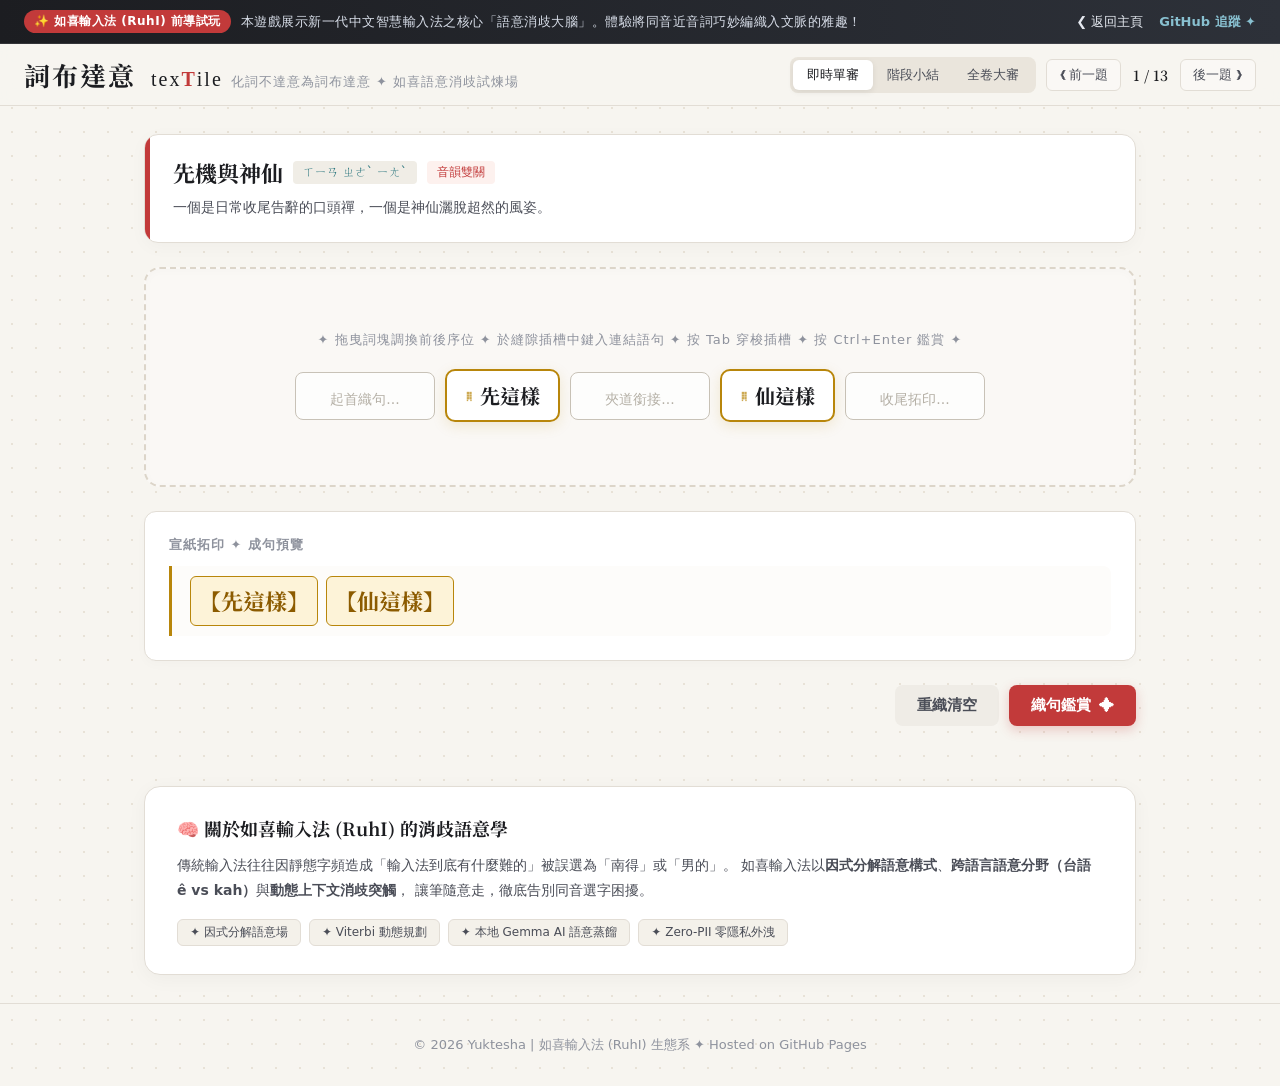
<file: textile/index.html>
<!DOCTYPE html>
<html lang="zh-TW">
<head>
  <meta charset="UTF-8">
  <meta name="viewport" content="width=device-width, initial-scale=1.0">
  <title>詞布達意 texTile - 如喜輸入法 (RuhI) 前導語意試煉</title>
  <link rel="stylesheet" href="textile.css">
  <link rel="preconnect" href="https://fonts.googleapis.com">
  <link rel="preconnect" href="https://fonts.gstatic.com" crossorigin>
  <link href="https://fonts.googleapis.com/css2?family=Noto+Serif+TC:wght@500;700;900&family=Inter:wght@400;600&display=swap" rel="stylesheet">
</head>
<body>

  <!-- 如喜輸入法前導橫幅 -->
  <aside class="ruhi-announcement-bar">
    <div class="ruhi-bar-content">
      <span class="ruhi-badge">✨ 如喜輸入法 (RuhI) 前導試玩</span>
      <span class="ruhi-text">本遊戲展示新一代中文智慧輸入法之核心「語意消歧大腦」。體驗將同音近音詞巧妙編織入文脈的雅趣！</span>
    </div>
    <div class="ruhi-bar-links">
      <a href="/" class="ruhi-nav-link">❮ 返回主頁</a>
      <a href="https://github.com/Yuktesha" target="_blank" class="ruhi-nav-link ruhi-nav-highlight">GitHub 追蹤 ✦</a>
    </div>
  </aside>

  <!-- 頂部導覽列 -->
  <header>
    <div class="brand">
      <h1 class="brand-title">詞布達意 <span class="textile-en">tex<span class="t-upper">T</span>ile</span></h1>
      <span class="brand-subtitle">化詞不達意為詞布達意 ✦ 如喜語意消歧試煉場</span>
    </div>

    <div class="header-actions">
      <!-- 提交模式切換 -->
      <div class="mode-selector">
        <button class="mode-btn active" data-mode="single" title="每題推敲完畢即刻送出鑑賞">即時單審</button>
        <button class="mode-btn" data-mode="checkpoint" title="每三至五題批次小結審閱">階段小結</button>
        <button class="mode-btn" data-mode="scroll" title="全卷鋪陳定稿後一次大審">全卷大審</button>
      </div>

      <!-- 題號進度翻頁 -->
      <div class="pagination">
        <button id="btn-prev" class="btn-nav" title="上一題">❮ 前一題</button>
        <span style="font-size: 14px; font-weight: 600; font-family: var(--font-serif); padding: 0 4px;">
          <span id="chal-current-num">1</span> / <span id="chal-total-num">13</span>
        </span>
        <button id="btn-next" class="btn-nav" title="下一題">後一題 ❯</button>
      </div>
    </div>
  </header>

  <!-- 主舞台 -->
  <main class="canvas-container">

    <!-- 題目資訊牌 -->
    <section class="challenge-card">
      <div class="challenge-meta">
        <h2>
          <span id="chal-title">文膽與唇舌</span>
          <span id="chal-phonetic" class="badge badge-phonetic">ㄅㄧˇ ㄕㄣˊ ˙ㄇㄜ</span>
          <span id="chal-cat" class="badge badge-cat">文白對照</span>
        </h2>
        <p id="chal-hint" class="challenge-hint">一個是俗語間的較勁攀比，一個是文人書齋裡馳騁的文房三寶。</p>
      </div>
    </section>

    <!-- 織布舞台 -->
    <section class="stage">
      <div class="stage-instruction">
        ✦ 拖曳詞塊調換前後序位 ✦ 於縫隙插槽中鍵入連結語句 ✦ 按 Tab 穿梭插槽 ✦ 按 Ctrl+Enter 鑑賞 ✦
      </div>
      <div id="weaving-track" class="weaving-track">
        <!-- 由 JavaScript 動態生成 Slots 與 Tiles -->
      </div>
    </section>

    <!-- 宣紙拓印即時渲染預覽 -->
    <section class="live-preview-box">
      <div class="preview-label">宣紙拓印 ✦ 成句預覽</div>
      <div id="rendered-text" class="rendered-text">
        <!-- 即時渲染文字 -->
      </div>
    </section>

    <!-- 操作工具列 -->
    <section class="action-toolbar">
      <button id="btn-reset" class="btn-action btn-reset" title="清空插槽">重織清空</button>
      <button id="btn-prev-inline" class="btn-action btn-prev-inline" style="display: none;" title="回溯上一題捕捉靈感">
        <span>❮ 前題回溯</span>
      </button>
      <button id="btn-reweave" class="btn-action btn-reweave" style="display: none;" title="自動對調詞塊順序，再織一錦">
        <span>⟲ 順序對調，再織一錦</span>
      </button>
      <button id="btn-eval" class="btn-action btn-eval" title="送交文心鑑賞">
        <span>織句鑑賞</span>
        <span>✦</span>
      </button>
      <button id="btn-next-inline" class="btn-action btn-next-inline" style="display: none;" title="邁向下一題對決">
        <span>後題：邁向下一錦 ❯</span>
      </button>
    </section>

    <!-- 文心鑑賞評分卡片 (Critique Card) -->
    <section id="critique-card" class="critique-card">
      <div class="critique-header">
        <div class="score-badge-group">
          <span id="score-number" class="score-number">92</span>
          <span style="font-size: 14px; color: var(--ink-muted);">分</span>
          <div id="verdict-seal" class="verdict-seal">錦心繡口</div>
        </div>
        <div style="font-size: 13px; color: var(--ink-muted);">文心語意鑑賞評鑑</div>
      </div>

      <div id="critique-body" class="critique-body">
        文句巧用古今對比，文氣跌宕起伏，前後消歧特徵強烈。
      </div>

      <div id="critique-quote" class="critique-quote">
        「古人以筆舌墨開拓天下，現代鍵盤俠又在比什麼誰的鍵程短？」
      </div>

      <!-- 雙向賦能反饋狀態 -->
      <div id="commit-status" class="commit-status-box commit-status-success">
        <span>🏛️</span>
        <span><strong>線上鑑賞通過！</strong> 已典藏至本機瀏覽器。此機制由【如喜輸入法 (RuhI)】驅動，在桌面版中本句將即時化為輸入法神經消歧突觸！</span>
      </div>
    </section>

    <!-- 如喜輸入法技術介紹膠囊 -->
    <section class="ruhi-features-card">
      <h3 class="features-title">🧠 關於如喜輸入法 (RuhI) 的消歧語意學</h3>
      <p class="features-desc">
        傳統輸入法往往因靜態字頻造成「輸入法到底有什麼難的」被誤選為「南得」或「男的」。
        如喜輸入法以<strong>因式分解語意構式</strong>、<strong>跨語言語意分野（台語 ê vs kah）</strong>與<strong>動態上下文消歧突觸</strong>，
        讓筆隨意走，徹底告別同音選字困擾。
      </p>
      <div class="features-tags">
        <span class="ft-tag">✦ 因式分解語意場</span>
        <span class="ft-tag">✦ Viterbi 動態規劃</span>
        <span class="ft-tag">✦ 本地 Gemma AI 語意蒸餾</span>
        <span class="ft-tag">✦ Zero-PII 零隱私外洩</span>
      </div>
    </section>

  </main>

  <footer class="textile-footer">
    <p>© 2026 Yuktesha | 如喜輸入法 (RuhI) 生態系 ✦ Hosted on GitHub Pages</p>
  </footer>

  <script src="textile.js"></script>
</body>
</html>
</file>
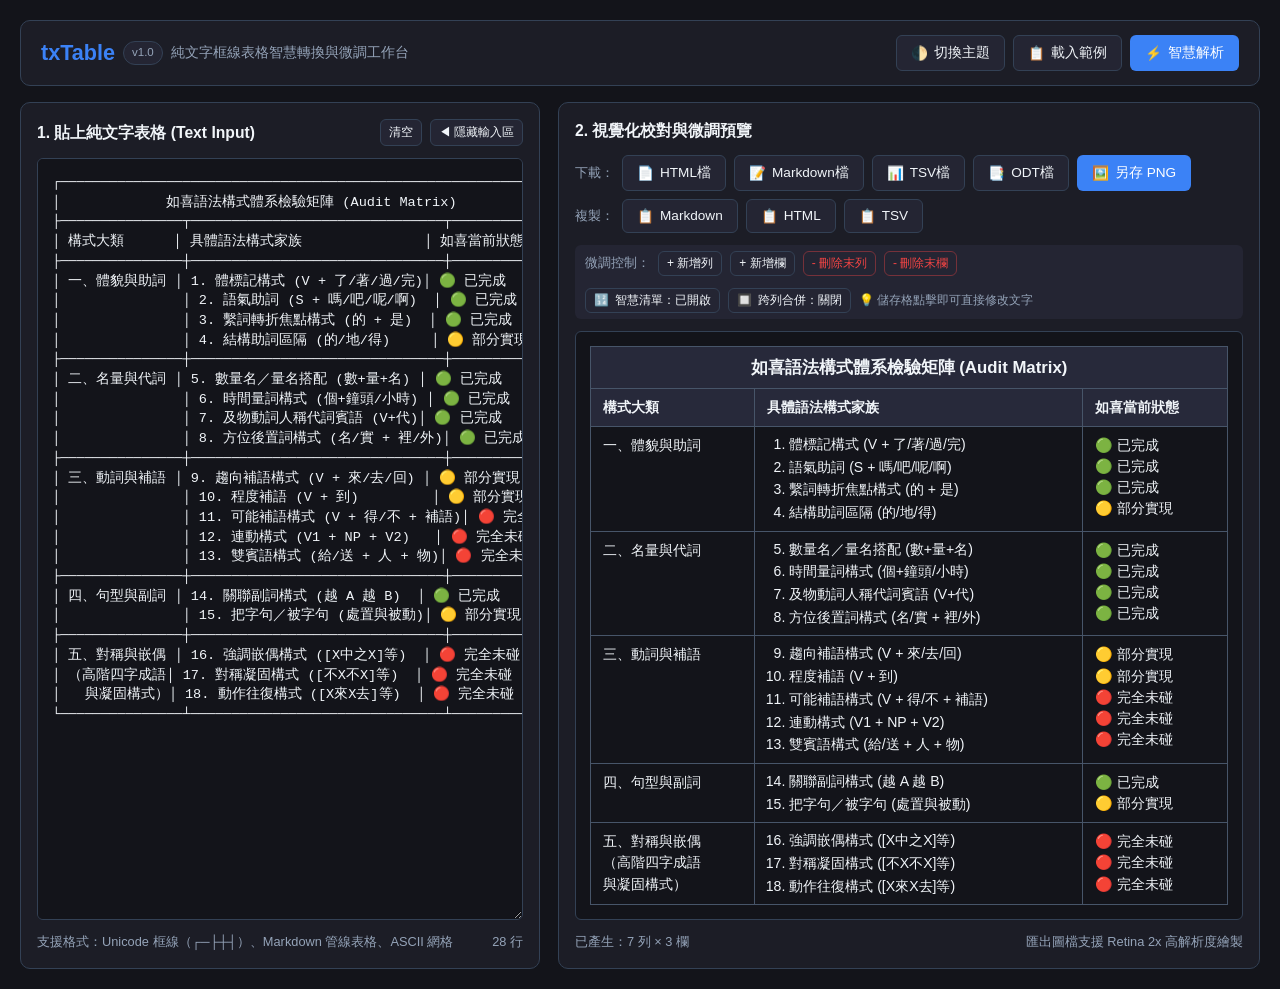
<file: txTable/index.html>
<!DOCTYPE html>
<html lang="zh-TW">
<head>
  <meta charset="UTF-8">
  <meta name="viewport" content="width=device-width, initial-scale=1.0">
  <title>txTable — 純文字框線表格智慧轉換與微調工作台</title>
  <style>
    :root {
      --bg: #13141a;
      --card-bg: #1c1d26;
      --card-alt: #242533;
      --accent: #3b82f6;
      --accent-hover: #2563eb;
      --accent-focus: rgba(59, 130, 246, 0.25);
      --success: #10b981;
      --text: #f1f5f9;
      --text-muted: #94a3b8;
      --border: #334155;
      --table-border: #475569;
      --th-bg: #27293a;
      --td-hover: #242738;
      --font-mono: "Consolas", "Cascadia Code", "Menlo", "Courier New", monospace;
      --font-sans: -apple-system, BlinkMacSystemFont, "Segoe UI", Roboto, "PingFang TC", "Microsoft JhengHei", sans-serif;
    }

    [data-theme="light"] {
      --bg: #f8fafc;
      --card-bg: #ffffff;
      --card-alt: #f1f5f9;
      --accent: #2563eb;
      --accent-hover: #1d4ed8;
      --accent-focus: rgba(37, 99, 235, 0.2);
      --success: #059669;
      --text: #0f172a;
      --text-muted: #64748b;
      --border: #e2e8f0;
      --table-border: #cbd5e1;
      --th-bg: #f1f5f9;
      --td-hover: #f8fafc;
    }

    * {
      box-sizing: border-box;
      margin: 0;
      padding: 0;
    }

    body {
      font-family: var(--font-sans);
      background-color: var(--bg);
      color: var(--text);
      line-height: 1.5;
      padding: 20px;
      display: flex;
      flex-direction: column;
      gap: 20px;
      min-height: 100vh;
      transition: background-color 0.2s, color 0.2s;
    }

    /* ── rud() 原則：段落 (Section Container) ── */
    .section-container {
      display: flex;
      flex-direction: column;
      gap: 16px;
      width: 100%;
      max-width: 100%;
      margin: 0;
      flex: 1;
      min-height: 0;
    }

    /* ── rud() 原則：句子 (Functional Row - 允許詞塊整體折行) ── */
    .row-sentence {
      display: flex;
      flex-wrap: wrap;
      align-items: center;
      justify-content: space-between;
      gap: 12px;
    }

    /* ── rud() 原則：詞 (Atomic Group - 內部字元不折散) ── */
    .word-group {
      display: flex;
      flex-shrink: 0;
      align-items: center;
      gap: 8px;
    }

    /* ── rud() 原則：字 (Atomic Element - 絕不折字) ── */
    .char-element {
      white-space: nowrap;
      flex-shrink: 0;
    }

    /* 頂部導覽列 */
    header {
      background: var(--card-bg);
      border: 1px solid var(--border);
      border-radius: 10px;
      padding: 14px 20px;
    }

    .brand-title {
      font-size: 1.35rem;
      font-weight: 700;
      display: flex;
      align-items: center;
      gap: 8px;
      color: var(--accent);
    }

    .badge {
      font-size: 0.72rem;
      background: var(--card-alt);
      color: var(--text-muted);
      padding: 2px 8px;
      border-radius: 999px;
      border: 1px solid var(--border);
      font-weight: 500;
    }

    .desc {
      font-size: 0.88rem;
      color: var(--text-muted);
    }

    /* 按鈕樣式 */
    button {
      white-space: nowrap;
      background: var(--accent);
      color: #ffffff;
      border: 1px solid transparent;
      padding: 8px 14px;
      border-radius: 6px;
      font-size: 0.85rem;
      font-weight: 500;
      cursor: pointer;
      display: inline-flex;
      align-items: center;
      gap: 6px;
      transition: all 0.15s ease-in-out;
      user-select: none;
    }

    button:hover {
      background: var(--accent-hover);
    }

    button.secondary {
      background: var(--card-alt);
      color: var(--text);
      border-color: var(--border);
    }

    button.secondary:hover {
      background: var(--border);
    }

    button.outline-danger {
      background: transparent;
      color: #ef4444;
      border-color: rgba(239, 68, 68, 0.4);
    }

    button.outline-danger:hover {
      background: rgba(239, 68, 68, 0.1);
      border-color: #ef4444;
    }

    /* 主雙欄版面：寬螢幕下給予表格預覽區更大空間，高度彈性撐滿螢幕 */
    .editor-grid {
      display: grid;
      grid-template-columns: minmax(320px, 1fr) minmax(460px, 1.35fr);
      gap: 18px;
      flex: 1;
      align-items: stretch;
      min-height: 0;
      transition: grid-template-columns 0.25s ease;
    }

    .editor-grid.full-preview {
      grid-template-columns: 1fr !important;
    }

    @media (max-width: 1024px) {
      .editor-grid {
        grid-template-columns: 1fr;
      }
    }

    .card {
      background: var(--card-bg);
      border: 1px solid var(--border);
      border-radius: 10px;
      padding: 16px;
      display: flex;
      flex-direction: column;
      gap: 12px;
      min-height: 0;
    }

    .card-title {
      font-size: 0.98rem;
      font-weight: 600;
      display: flex;
      align-items: center;
      gap: 6px;
    }

    /* 文字輸入區：自適應填滿高度 */
    textarea {
      width: 100%;
      flex: 1;
      min-height: 520px;
      height: 100%;
      background: var(--bg);
      color: var(--text);
      border: 1px solid var(--border);
      border-radius: 6px;
      padding: 14px;
      font-family: var(--font-mono);
      font-size: 0.85rem;
      line-height: 1.45;
      resize: vertical;
      white-space: pre;
      tab-size: 4;
      outline: none;
      transition: border-color 0.15s;
    }

    textarea:focus {
      border-color: var(--accent);
      box-shadow: 0 0 0 2px var(--accent-focus);
    }

    /* 預覽容器與表格：大螢幕自適應延展 */
    .preview-box {
      border: 1px solid var(--border);
      border-radius: 6px;
      background: var(--bg);
      padding: 14px;
      flex: 1;
      min-height: 520px;
      max-height: calc(100vh - 250px);
      overflow: auto;
      display: flex;
      flex-direction: column;
    }

    .table-container {
      width: 100%;
      overflow-x: auto;
    }

    table.rendered-table {
      width: 100%;
      border-collapse: collapse;
      font-size: 0.88rem;
      color: var(--text);
      caption-side: top;
    }

    table.rendered-table th,
    table.rendered-table td {
      border: 1px solid var(--table-border);
      padding: 8px 12px;
      text-align: left;
      vertical-align: top;
      position: relative;
    }

    table.rendered-table th {
      background: var(--th-bg);
      font-weight: 600;
    }

    table.rendered-table td:hover {
      background: var(--td-hover);
    }

    table.rendered-table td[contenteditable="true"]:focus,
    table.rendered-table th[contenteditable="true"]:focus {
      outline: 2px solid var(--accent);
      background: var(--card-alt);
    }

    /* 儲存格內清單排版 (相容 LibreOffice 原生 List) */
    table.rendered-table ol,
    table.rendered-table ul {
      margin: 0;
      padding-left: 1.4rem;
      display: flex;
      flex-direction: column;
      gap: 3px;
    }

    table.rendered-table li {
      margin: 0;
      line-height: 1.4;
      word-break: break-word;
    }

    /* 狀態標籤與微調提示 */
    .info-bar {
      font-size: 0.8rem;
      color: var(--text-muted);
      display: flex;
      flex-wrap: wrap;
      justify-content: space-between;
      gap: 8px;
    }

    .notification {
      position: fixed;
      bottom: 24px;
      right: 24px;
      background: var(--accent);
      color: #fff;
      padding: 10px 18px;
      border-radius: 6px;
      font-size: 0.88rem;
      box-shadow: 0 4px 12px rgba(0,0,0,0.25);
      opacity: 0;
      transform: translateY(10px);
      transition: all 0.2s ease-out;
      pointer-events: none;
      z-index: 1000;
    }
    .notification.show {
      opacity: 1;
      transform: translateY(0);
    }
  </style>
</head>
<body>

  <div class="section-container">
    <!-- Header 頂部 -->
    <header class="row-sentence">
      <div class="word-group">
        <span class="brand-title char-element">txTable</span>
        <span class="badge char-element">v1.0</span>
        <span class="desc char-element">純文字框線表格智慧轉換與微調工作台</span>
      </div>
      <div class="word-group">
        <button id="btnShowInputHeader" class="secondary" style="display:none;" onclick="toggleInputPanel()" title="展開文字輸入面板">
          <span>▶</span> <span class="char-element">展開輸入區</span>
        </button>
        <button class="secondary" onclick="toggleTheme()" title="切換深色/淺色主題">
          <span id="themeIcon">🌓</span> <span class="char-element">切換主題</span>
        </button>
        <button class="secondary" onclick="loadSample()" title="載入如喜語法矩陣範例">
          <span>📋</span> <span class="char-element">載入範例</span>
        </button>
        <button onclick="parseInput()" title="根據左側文字重新解析">
          <span>⚡</span> <span class="char-element">智慧解析</span>
        </button>
      </div>
    </header>

    <!-- 主工作區 -->
    <div class="editor-grid" id="editorGrid">
      <!-- 左欄：文字表格輸入 -->
      <div class="card" id="inputCard">
        <div class="row-sentence">
          <span class="card-title char-element">1. 貼上純文字表格 (Text Input)</span>
          <div class="word-group">
            <button class="secondary" style="padding: 4px 8px; font-size: 0.78rem;" onclick="clearInput()">清空</button>
            <button class="secondary" style="padding: 4px 8px; font-size: 0.78rem;" onclick="toggleInputPanel()" title="隱藏輸入區，將畫面完全讓給預覽表格">◀ 隱藏輸入區</button>
          </div>
        </div>
        <textarea id="rawInput" placeholder="請在此貼上 PE2、ASCII 或終端框線表格（包含 ┌─┬─┐、| 等符號）..." spellcheck="false"></textarea>
        <div class="info-bar">
          <span>支援格式：Unicode 框線（┌─├┼┤）、Markdown 管線表格、ASCII 網格</span>
          <span id="charCountTip">0 行</span>
        </div>
      </div>

      <!-- 右欄：視覺化校對預覽與功能匯出 -->
      <div class="card">
        <div class="row-sentence">
          <div class="word-group">
            <button id="btnShowInputPreview" class="secondary" style="display:none; padding: 4px 8px; font-size: 0.78rem;" onclick="toggleInputPanel()" title="展開文字輸入面板">
              <span>▶</span> <span class="char-element">展開輸入區</span>
            </button>
            <span class="card-title char-element">2. 視覺化校對與微調預覽</span>
          </div>

          <!-- 匯出與下載按鈕群組 (符合 rud 詞塊) -->
          <div class="row-sentence" style="gap: 8px;">
            <!-- 檔案下載群組 -->
            <div class="word-group">
              <span class="char-element" style="color: var(--text-muted); font-size: 0.8rem;">下載：</span>
              <button class="secondary" onclick="downloadHTML()" title="下載為 .html 檔案">
                <span>📄</span><span class="char-element">HTML檔</span>
              </button>
              <button class="secondary" onclick="downloadMarkdown()" title="下載為 .md 檔案">
                <span>📝</span><span class="char-element">Markdown檔</span>
              </button>
              <button class="secondary" onclick="downloadTSV()" title="下載為 .tsv 試算表檔案">
                <span>📊</span><span class="char-element">TSV檔</span>
              </button>
              <button class="secondary" onclick="downloadODT()" title="下載相容 LibreOffice / Word 之 ODF 文件檔案">
                <span>📑</span><span class="char-element">ODT檔</span>
              </button>
              <button onclick="exportPNG()" title="繪製並下載高清 PNG 圖檔">
                <span>🖼️</span><span class="char-element">另存 PNG</span>
              </button>
            </div>

            <!-- 獨立複製到剪貼簿群組 -->
            <div class="word-group">
              <span class="char-element" style="color: var(--text-muted); font-size: 0.8rem;">複製：</span>
              <button class="secondary" onclick="copyMarkdown()" title="複製 Markdown 表格語法至剪貼簿">
                <span>📋</span><span class="char-element">Markdown</span>
              </button>
              <button class="secondary" onclick="copyHTML()" title="複製 HTML table 程式碼至剪貼簿">
                <span>📋</span><span class="char-element">HTML</span>
              </button>
              <button class="secondary" onclick="copyTSV()" title="複製 TSV 格式（可直接貼進 Excel）">
                <span>📋</span><span class="char-element">TSV</span>
              </button>
            </div>
          </div>
        </div>

        <!-- 輔助操作工具列 -->
        <div class="row-sentence" style="background: var(--card-alt); padding: 6px 10px; border-radius: 6px; font-size: 0.8rem;">
          <div class="word-group">
            <span class="char-element" style="color: var(--text-muted);">微調控制：</span>
            <button class="secondary" style="padding: 3px 8px; font-size: 0.75rem;" onclick="addRow()">+ 新增列</button>
            <button class="secondary" style="padding: 3px 8px; font-size: 0.75rem;" onclick="addColumn()">+ 新增欄</button>
            <button class="secondary outline-danger" style="padding: 3px 8px; font-size: 0.75rem;" onclick="deleteLastRow()">- 刪除末列</button>
            <button class="secondary outline-danger" style="padding: 3px 8px; font-size: 0.75rem;" onclick="deleteLastColumn()">- 刪除末欄</button>
          </div>
          <div class="word-group">
            <button id="btnListify" class="secondary" style="padding: 3px 8px; font-size: 0.75rem;" onclick="toggleListify()" title="自動偵測 1. 2. 或 - • 等條列符號，轉換為原生有序/無序清單（相容 LibreOffice 原生 List）">
              <span>🔢</span> <span class="char-element">智慧清單：已開啟</span>
            </button>
            <button id="btnAutoRowspan" class="secondary" style="padding: 3px 8px; font-size: 0.75rem;" onclick="toggleAutoRowspan()" title="自動將第一欄空白儲存格向上合併至所屬大類（產生跨列效果，相容 ODT/HTML）">
              <span>🔲</span> <span class="char-element">跨列合併：關閉</span>
            </button>
            <span class="char-element" style="color: var(--text-muted); font-size: 0.75rem;">💡 儲存格點擊即可直接修改文字</span>
          </div>
        </div>

        <!-- 表格視覺呈現容器 -->
        <div class="preview-box">
          <div class="table-container" id="previewArea">
            <div style="color: var(--text-muted); padding: 40px; text-align: center;">
              請在左側輸入文字表格，或點選上方「載入範例」以體驗。
            </div>
          </div>
        </div>

        <div class="info-bar">
          <span id="tableMetaTip">尚未產生表格</span>
          <span>匯出圖檔支援 Retina 2x 高解析度繪製</span>
        </div>
      </div>
    </div>
  </div>

  <canvas id="exportCanvas" style="display:none;"></canvas>
  <div id="toast" class="notification">已複製到剪貼簿</div>

  <script>
    // ── 1. 東亞寬度與字元計算 (East Asian Width & Emoji Aware) ──
    function charWidth(c) {
      if (['🟢', '🟡', '🔴', '⚪', '⚫', '⭐'].includes(c)) return 2;
      const code = c.codePointAt(0);
      // 中日韓漢字與全形字元範圍
      if ((code >= 0x4e00 && code <= 0x9fa5) || 
          (code >= 0xff01 && code <= 0xffee) || 
          (code >= 0x3000 && code <= 0x303f) ||
          (code >= 0x20000 && code <= 0x2a6df)) {
        return 2;
      }
      return 1;
    }

    function strDisplayWidth(s) {
      let w = 0;
      for (const ch of s) w += charWidth(ch);
      return w;
    }

    // ── 2. 機警表格解析演算法 (Smart Markdown / Pipe / Border Clustering) ──
    function formatInlineMarkdown(text) {
      if (!text) return '';
      // 處理 **粗體** 轉換為 <strong>
      let formatted = text.replace(/\*\*(.*?)\*\*/g, '<strong>$1</strong>');
      return formatted;
    }

    function isMarkdownSeparator(line) {
      const trimmed = line.trim();
      return trimmed.length > 2 && /^[\s\-:|]+$/.test(trimmed) && trimmed.includes('--');
    }

    function parseTableText(text) {
      const rawLines = text.split('\n');
      const lines = rawLines.map(l => l.trimEnd()).filter(l => l.trim().length > 0);
      if (lines.length === 0) return [];

      // 檢查是否包含 Markdown 表格分隔線（容許表格上方有標題或說明引言）
      let mdSepIdx = -1;
      for (let i = 0; i < lines.length; i++) {
        if (isMarkdownSeparator(lines[i])) {
          mdSepIdx = i;
          break;
        }
      }

      if (mdSepIdx !== -1) {
        return parseMarkdownTable(lines, mdSepIdx);
      }

      // 一般 ASCII / PE2 框線表格解析
      return parseBoxDrawingTable(lines);
    }

    // Markdown 表格解析（精準鎖定表格區段，每一行獨立成列，過濾掉前後文）
    function parseMarkdownTable(lines, sepIdx) {
      const rows = [];
      
      // 表頭通常在分隔線的上一行
      let headerIdx = sepIdx - 1;
      let startIdx = 0;

      if (headerIdx >= 0 && lines[headerIdx].includes('|')) {
        startIdx = headerIdx;
      } else {
        startIdx = sepIdx + 1; // 若無明確表頭，從分隔線次行開始
      }

      for (let i = startIdx; i < lines.length; i++) {
        const line = lines[i].trim();
        // 略過分隔線
        if (i === sepIdx || isMarkdownSeparator(line)) {
          continue;
        }

        // 若該行不包含 | ，代表表格已經結束或遇到空白段落
        if (!line.includes('|')) {
          if (rows.length > 0) break; // 已解析完表格，遇到後記文字
          continue;
        }

        let trimmed = line;
        if (trimmed.startsWith('|')) trimmed = trimmed.substring(1);
        if (trimmed.endsWith('|')) trimmed = trimmed.slice(0, -1);

        // 分割儲存格並處理粗體
        const cells = trimmed.split('|').map(c => formatInlineMarkdown(c.trim()));
        rows.push(cells);
      }

      return rows;
    }

    // PE2 / 終端框線表格解析
    function parseBoxDrawingTable(lines) {
      const sepChars = new Set(['┌','─','┬','┐','├','┼','┤','└','┴','┘','═','╤','╧','╪','-','+','=']);
      const isSepLine = (line) => [...line.trim()].every(c => sepChars.has(c));

      const blocks = [];
      let currentBlock = [];

      for (let line of lines) {
        if (isSepLine(line)) {
          if (currentBlock.length > 0) {
            blocks.push(currentBlock);
            currentBlock = [];
          }
          continue;
        }

        if (line.includes('│') || line.includes('|')) {
          let trimmed = line.trim();
          if (trimmed.startsWith('│') || trimmed.startsWith('|')) trimmed = trimmed.substring(1);
          if (trimmed.endsWith('│') || trimmed.endsWith('|')) trimmed = trimmed.slice(0, -1);
          
          const rawCells = trimmed.split(/[│|]/).map(c => formatInlineMarkdown(c.trim()));
          currentBlock.push(rawCells);
        }
      }
      if (currentBlock.length > 0) blocks.push(currentBlock);

      // 合併同一 Block 內未被橫線隔開的多行文字 (如縮排說明或同個邏輯群組)
      const finalRows = [];
      for (const block of blocks) {
        if (block.length === 1) {
          finalRows.push(block[0]);
        } else {
          const maxCols = Math.max(...block.map(r => r.length));
          const merged = Array(maxCols).fill('');
          
          for (const row of block) {
            for (let c = 0; c < maxCols; c++) {
              const text = row[c] || '';
              if (text) {
                merged[c] = merged[c] ? (merged[c] + '<br>' + text) : text;
              }
            }
          }
          finalRows.push(merged);
        }
      }
      return finalRows;
    }

    // ── 3. 智慧條列文字轉清單 與 跨列大類合併 ──
    let enableListify = true;
    let enableAutoRowspan = false;

    function toggleListify() {
      enableListify = !enableListify;
      const btn = document.getElementById('btnListify');
      if (enableListify) {
        btn.innerHTML = '<span>🔢</span> <span class="char-element">智慧清單：已開啟</span>';
        btn.style.color = 'var(--text)';
      } else {
        btn.innerHTML = '<span>🔤</span> <span class="char-element">智慧清單：已關閉</span>';
        btn.style.color = 'var(--text-muted)';
      }
      parseInput();
    }

    function toggleAutoRowspan() {
      enableAutoRowspan = !enableAutoRowspan;
      const btn = document.getElementById('btnAutoRowspan');
      if (enableAutoRowspan) {
        btn.innerHTML = '<span>🔲</span> <span class="char-element">跨列合併：已開啟</span>';
        btn.style.color = 'var(--text)';
      } else {
        btn.innerHTML = '<span>🔲</span> <span class="char-element">跨列合併：已關閉</span>';
        btn.style.color = 'var(--text-muted)';
      }
      parseInput();
    }

    function processCellToList(text) {
      if (!enableListify || !text) return text;

      const lines = text.split(/<br\s*\/?>|\n/).map(l => l.trim()).filter(l => l.length > 0);
      if (lines.length === 0) return text;

      // 模式 1：有序清單（數字 + 點/頓號/右括號）
      const olRegex = /^(\d+)[\.、\)]\s*(.*)$/;
      const olMatches = lines.map(line => line.match(olRegex));
      const olCount = olMatches.filter(m => m !== null).length;

      if (olCount >= 1 && (olCount === lines.length || olCount >= 2)) {
        const firstMatch = olMatches.find(m => m !== null);
        const startNum = parseInt(firstMatch[1], 10);
        let itemsHtml = '';
        lines.forEach(line => {
          const m = line.match(olRegex);
          if (m) {
            itemsHtml += `<li>${m[2]}</li>`;
          } else {
            itemsHtml += `<li>${line}</li>`;
          }
        });
        return `<ol start="${startNum}">${itemsHtml}</ol>`;
      }

      // 模式 2：無序清單
      const ulRegex = /^[-*•‧·—]\s*(.*)$/;
      const ulMatches = lines.map(line => line.match(ulRegex));
      const ulCount = ulMatches.filter(m => m !== null).length;

      if (ulCount >= 1 && (ulCount === lines.length || ulCount >= 2)) {
        let itemsHtml = '';
        lines.forEach(line => {
          const m = line.match(ulRegex);
          if (m) {
            itemsHtml += `<li>${m[1]}</li>`;
          } else {
            itemsHtml += `<li>${line}</li>`;
          }
        });
        return `<ul>${itemsHtml}</ul>`;
      }

      return text;
    }

    // ── 4. 視覺化渲染 (DOM Rendering 支援自動跨列) ──
    function renderTable(rows) {
      const container = document.getElementById('previewArea');
      if (!rows || rows.length === 0) {
        container.innerHTML = '<div style="color:#ef4444;padding:30px;text-align:center;">無法辨識有效表格結構，請確認包含框線符號（如 ┌─┬─┐ 或 | ）。</div>';
        document.getElementById('tableMetaTip').innerText = '解析失敗';
        return;
      }

      let maxCols = Math.max(...rows.map(r => r.length));
      let html = '<table class="rendered-table" id="targetTable">';

      // 預先計算第一欄大類的 Rowspan
      const rowspanMap = {}; // key: rowIdx, value: span count
      const skipFirstCol = new Set(); // 記錄因被跨列合併而略過第一欄的列

      if (enableAutoRowspan && rows.length > 2) {
        // 從資料列開始（避開大標題與表頭，若 r0 是標題，資料通常從 r2 開始；若 r0 是表頭，資料從 r1 開始）
        let startDataRow = 1;
        const nonEmpties0 = rows[0].filter(c => c.trim().length > 0);
        if (nonEmpties0.length === 1 && maxCols > 1) {
          startDataRow = 2; // 有大標題
        }

        let currParentRow = -1;
        for (let r = startDataRow; r < rows.length; r++) {
          const firstCell = (rows[r][0] || '').trim();
          if (firstCell.length > 0) {
            currParentRow = r;
            rowspanMap[currParentRow] = 1;
          } else if (currParentRow !== -1) {
            // 第一欄空白，累計到前一個有大類的儲存格
            rowspanMap[currParentRow] += 1;
            skipFirstCol.add(r);
          }
        }
      }

      rows.forEach((row, rIdx) => {
        html += '<tr>';
        const nonEmpties = row.filter(c => c.trim().length > 0);

        // 自動辨識大標題 (只有第一欄有字、且其餘欄位空白)
        if (rIdx === 0 && nonEmpties.length === 1 && maxCols > 1) {
          html += `<th colspan="${maxCols}" contenteditable="true" style="text-align:center;font-size:1.05rem;">${nonEmpties[0]}</th>`;
        } else {
          const tag = (rIdx <= 1) ? 'th' : 'td';
          for (let c = 0; c < maxCols; c++) {
            // 如果此列的第一欄被前一列 rowspan 合併，跳過繪製
            if (c === 0 && skipFirstCol.has(rIdx)) {
              continue;
            }

            let val = row[c] !== undefined ? row[c] : '';
            if (tag === 'td') {
              val = processCellToList(val);
            }

            let spanAttr = '';
            if (c === 0 && rowspanMap[rIdx] && rowspanMap[rIdx] > 1) {
              spanAttr = ` rowspan="${rowspanMap[rIdx]}" style="vertical-align:middle;text-align:center;font-weight:600;"`;
            }

            html += `<${tag}${spanAttr} contenteditable="true">${val}</${tag}>`;
          }
        }
        html += '</tr>';
      });

      html += '</table>';
      container.innerHTML = html;
      document.getElementById('tableMetaTip').innerText = `已產生：${rows.length} 列 × ${maxCols} 欄`;
    }

    function parseInput() {
      const raw = document.getElementById('rawInput').value;
      const rows = parseTableText(raw);
      renderTable(rows);
    }

    // ── 5. 表格手動微調控制 ──
    function addRow() {
      const tbl = document.getElementById('targetTable');
      if (!tbl) return;
      const cols = getTableColumnCount(tbl);
      const tr = document.createElement('tr');
      for (let i = 0; i < cols; i++) {
        const td = document.createElement('td');
        td.setAttribute('contenteditable', 'true');
        td.innerHTML = '';
        tr.appendChild(td);
      }
      tbl.appendChild(tr);
      updateMeta();
    }

    function addColumn() {
      const tbl = document.getElementById('targetTable');
      if (!tbl) return;
      const trs = tbl.querySelectorAll('tr');
      trs.forEach((tr, idx) => {
        const firstTh = tr.querySelector('th[colspan]');
        if (firstTh && idx === 0) {
          const cs = parseInt(firstTh.getAttribute('colspan') || '1') + 1;
          firstTh.setAttribute('colspan', cs);
          return;
        }
        const cell = document.createElement(idx <= 1 ? 'th' : 'td');
        cell.setAttribute('contenteditable', 'true');
        cell.innerHTML = '';
        tr.appendChild(cell);
      });
      updateMeta();
    }

    function deleteLastRow() {
      const tbl = document.getElementById('targetTable');
      if (!tbl) return;
      const trs = tbl.querySelectorAll('tr');
      if (trs.length > 1) {
        trs[trs.length - 1].remove();
        updateMeta();
      }
    }

    function deleteLastColumn() {
      const tbl = document.getElementById('targetTable');
      if (!tbl) return;
      const trs = tbl.querySelectorAll('tr');
      trs.forEach((tr, idx) => {
        const firstTh = tr.querySelector('th[colspan]');
        if (firstTh && idx === 0) {
          const cs = parseInt(firstTh.getAttribute('colspan') || '1');
          if (cs > 1) firstTh.setAttribute('colspan', cs - 1);
          return;
        }
        if (tr.children.length > 1) {
          tr.removeChild(tr.lastElementChild);
        }
      });
      updateMeta();
    }

    function getTableColumnCount(tbl) {
      const trs = tbl.querySelectorAll('tr');
      let maxCols = 1;
      trs.forEach(tr => {
        let count = 0;
        Array.from(tr.children).forEach(cell => {
          count += parseInt(cell.getAttribute('colspan') || '1');
        });
        if (count > maxCols) maxCols = count;
      });
      return maxCols;
    }

    function updateMeta() {
      const tbl = document.getElementById('targetTable');
      if (!tbl) return;
      const rows = tbl.querySelectorAll('tr').length;
      const cols = getTableColumnCount(tbl);
      document.getElementById('tableMetaTip').innerText = `已更新：${rows} 列 × ${cols} 欄`;
    }

    function clearInput() {
      document.getElementById('rawInput').value = '';
      document.getElementById('rawInput').focus();
      document.getElementById('charCountTip').innerText = '0 行';
    }

    // ── 6. 多格式匯出 (HTML, Markdown, TSV, ODT, PNG) ──
    function showToast(msg) {
      const t = document.getElementById('toast');
      t.innerText = msg;
      t.classList.add('show');
      setTimeout(() => t.classList.remove('show'), 2200);
    }

    function getCellTextRepresentation(cell) {
      if (cell.querySelector('ol')) {
        const ol = cell.querySelector('ol');
        let start = parseInt(ol.getAttribute('start') || '1', 10);
        return Array.from(ol.querySelectorAll('li'))
          .map((li, idx) => `${start + idx}. ${li.innerText.trim()}`)
          .join('\n');
      } else if (cell.querySelector('ul')) {
        const ul = cell.querySelector('ul');
        return Array.from(ul.querySelectorAll('li'))
          .map(li => `• ${li.innerText.trim()}`)
          .join('\n');
      }
      return cell.innerText.trim();
    }

    function getCellMarkdownRepresentation(cell) {
      if (cell.querySelector('ol')) {
        const ol = cell.querySelector('ol');
        let start = parseInt(ol.getAttribute('start') || '1', 10);
        return Array.from(ol.querySelectorAll('li'))
          .map((li, idx) => {
            let html = li.innerHTML
              .replace(/<strong[^>]*>(.*?)<\/strong>/gi, '**$1**')
              .replace(/<b[^>]*>(.*?)<\/b>/gi, '**$1**');
            let div = document.createElement('div');
            div.innerHTML = html;
            return `${start + idx}. ${div.innerText.trim()}`;
          })
          .join('<br>');
      } else if (cell.querySelector('ul')) {
        const ul = cell.querySelector('ul');
        return Array.from(ul.querySelectorAll('li'))
          .map(li => {
            let html = li.innerHTML
              .replace(/<strong[^>]*>(.*?)<\/strong>/gi, '**$1**')
              .replace(/<b[^>]*>(.*?)<\/b>/gi, '**$1**');
            let div = document.createElement('div');
            div.innerHTML = html;
            return `• ${div.innerText.trim()}`;
          })
          .join('<br>');
      }

      let html = cell.innerHTML
        .replace(/<strong[^>]*>(.*?)<\/strong>/gi, '**$1**')
        .replace(/<b[^>]*>(.*?)<\/b>/gi, '**$1**')
        .replace(/<br\s*\/?>/gi, '<br>');
      let div = document.createElement('div');
      div.innerHTML = html;
      return div.innerText.trim().replace(/\n/g, '<br>');
    }

    // ── 輸入區面板收合/展開 (極大化預覽空間) ──
    let isInputHidden = false;

    function toggleInputPanel() {
      isInputHidden = !isInputHidden;
      const inputCard = document.getElementById('inputCard');
      const grid = document.getElementById('editorGrid');
      const showBtnHeader = document.getElementById('btnShowInputHeader');
      const showBtnPreview = document.getElementById('btnShowInputPreview');

      if (isInputHidden) {
        inputCard.style.display = 'none';
        grid.classList.add('full-preview');
        if (showBtnHeader) showBtnHeader.style.display = 'inline-flex';
        if (showBtnPreview) showBtnPreview.style.display = 'inline-flex';
        showToast('◀ 已隱藏輸入區，預覽空間已最大化！');
      } else {
        inputCard.style.display = 'flex';
        grid.classList.remove('full-preview');
        if (showBtnHeader) showBtnHeader.style.display = 'none';
        if (showBtnPreview) showBtnPreview.style.display = 'none';
        showToast('▶ 已展開輸入區');
      }
    }

    // ── 通用檔案下載 ──
    function downloadFile(filename, content, mimeType) {
      const blob = new Blob([content], { type: mimeType });
      const url = URL.createObjectURL(blob);
      const a = document.createElement('a');
      a.href = url;
      a.download = filename;
      a.click();
      URL.revokeObjectURL(url);
      showToast(`💾 已下載檔案：${filename}`);
    }

    function generateHTMLString() {
      const tbl = document.getElementById('targetTable');
      if (!tbl) return '';
      const clone = tbl.cloneNode(true);
      clone.removeAttribute('id');
      clone.classList.remove('rendered-table');
      clone.setAttribute('style', 'border-collapse:collapse;width:100%;font-family:sans-serif;');
      clone.querySelectorAll('[contenteditable]').forEach(el => el.removeAttribute('contenteditable'));
      clone.querySelectorAll('th, td').forEach(el => {
        el.setAttribute('style', 'border:1px solid #cbd5e1;padding:8px 12px;text-align:left;vertical-align:top;');
      });
      clone.querySelectorAll('th').forEach(el => {
        el.style.backgroundColor = '#f1f5f9';
        el.style.fontWeight = '600';
      });
      clone.querySelectorAll('ol, ul').forEach(el => {
        el.setAttribute('style', 'margin:0;padding-left:1.4rem;line-height:1.45;');
      });
      clone.querySelectorAll('li').forEach(el => {
        el.setAttribute('style', 'margin-bottom:3px;');
      });
      return clone.outerHTML;
    }

    function generateMarkdownString() {
      const tbl = document.getElementById('targetTable');
      if (!tbl) return '';
      let md = '';
      const trs = Array.from(tbl.querySelectorAll('tr'));
      trs.forEach((tr, rIdx) => {
        const cells = Array.from(tr.children).map(c => getCellMarkdownRepresentation(c));
        md += '| ' + cells.join(' | ') + ' |\n';
        if (rIdx === 0 || (rIdx === 1 && tr.querySelector('th'))) {
          md += '| ' + cells.map(() => '---').join(' | ') + ' |\n';
        }
      });
      return md;
    }

    function generateTSVString() {
      const tbl = document.getElementById('targetTable');
      if (!tbl) return '';
      let tsv = '';
      const trs = Array.from(tbl.querySelectorAll('tr'));
      trs.forEach(tr => {
        const cells = Array.from(tr.children).map(c => `"${getCellTextRepresentation(c).replace(/"/g, '""')}"`);
        tsv += cells.join('\t') + '\n';
      });
      return tsv;
    }

    // ── 檔案下載函式 ──
    function downloadHTML() {
      const html = generateHTMLString();
      if (!html) return alert('請先產生表格！');
      downloadFile('txTable_matrix.html', `<!DOCTYPE html><html><head><meta charset="utf-8"><title>txTable Export</title></head><body>${html}</body></html>`, 'text/html;charset=utf-8');
    }

    function downloadMarkdown() {
      const md = generateMarkdownString();
      if (!md) return alert('請先產生表格！');
      downloadFile('txTable_matrix.md', md, 'text/markdown;charset=utf-8');
    }

    function downloadTSV() {
      const tsv = generateTSVString();
      if (!tsv) return alert('請先產生表格！');
      downloadFile('txTable_matrix.tsv', tsv, 'text/tab-separated-values;charset=utf-8');
    }

    function downloadODT() {
      const tbl = document.getElementById('targetTable');
      if (!tbl) return alert('請先產生表格！');
      const clone = tbl.cloneNode(true);
      clone.querySelectorAll('[contenteditable]').forEach(el => el.removeAttribute('contenteditable'));

      const htmlContent = `<!DOCTYPE html>
<html>
<head>
<meta charset="utf-8">
<title>txTable Matrix Export</title>
<style>
  body { font-family: "Microsoft JhengHei", "PingFang TC", "Noto Sans TC", sans-serif; }
  table { border-collapse: collapse; width: 100%; }
  th, td { border: 1px solid #444444; padding: 6px 10px; vertical-align: top; }
  th { background-color: #eeeeee; font-weight: bold; }
  ol, ul { margin: 0; padding-left: 22pt; }
  li { margin-bottom: 2pt; line-height: 140%; }
</style>
</head>
<body>
${clone.outerHTML}
</body>
</html>`;
      downloadFile('txTable_matrix.doc', htmlContent, 'application/vnd.oasis.opendocument.text;charset=utf-8');
    }

    // ── 獨立複製到剪貼簿函式 ──
    function copyMarkdown() {
      const md = generateMarkdownString();
      if (!md) return alert('請先產生表格！');
      navigator.clipboard.writeText(md).then(() => showToast('📋 已複製 Markdown 語法至剪貼簿！'));
    }

    function copyHTML() {
      const html = generateHTMLString();
      if (!html) return alert('請先產生表格！');
      navigator.clipboard.writeText(html).then(() => showToast('📋 已複製 HTML 表格至剪貼簿！'));
    }

    function copyTSV() {
      const tsv = generateTSVString();
      if (!tsv) return alert('請先產生表格！');
      navigator.clipboard.writeText(tsv).then(() => showToast('📋 已複製 TSV 格式（可直接貼入 Excel / Google Sheets）！'));
    }

    // ── 7. 高解析 Canvas 繪圖引擎 (自適應欄寬 + 自動文字換行) ──
    function wrapText(ctx, text, maxWidth) {
      if (!text) return [''];
      const paragraphs = text.split('\n');
      const lines = [];

      paragraphs.forEach(para => {
        if (!para) {
          lines.push('');
          return;
        }
        let currentLine = '';
        for (let i = 0; i < para.length; i++) {
          const char = para[i];
          const testLine = currentLine + char;
          const testW = ctx.measureText(testLine).width;
          if (testW > maxWidth && currentLine.length > 0) {
            lines.push(currentLine);
            currentLine = char;
          } else {
            currentLine = testLine;
          }
        }
        if (currentLine) lines.push(currentLine);
      });

      return lines.length > 0 ? lines : [''];
    }

    function exportPNG() {
      const tbl = document.getElementById('targetTable');
      if (!tbl) return alert('請先產生表格！');

      const isLight = document.documentElement.getAttribute('data-theme') === 'light';
      const trs = Array.from(tbl.querySelectorAll('tr'));
      const numCols = getTableColumnCount(tbl);
      
      // 收集表格資料結構
      const tableRows = trs.map(tr => Array.from(tr.children).map(td => ({
        text: getCellTextRepresentation(td),
        isHeader: td.tagName.toLowerCase() === 'th',
        colspan: parseInt(td.getAttribute('colspan') || '1'),
        rowspan: parseInt(td.getAttribute('rowspan') || '1')
      })));

      const canvas = document.getElementById('exportCanvas');
      const ctx = canvas.getContext('2d');

      // 1. 動態計算每一欄的最適欄寬（絕不固定 160px）
      const maxCharCounts = Array(numCols).fill(0);
      tableRows.forEach(row => {
        let col = 0;
        row.forEach(cell => {
          if (cell.colspan === 1 && col < numCols) {
            cell.text.split('\n').forEach(line => {
              let w = strDisplayWidth(line);
              if (w > maxCharCounts[col]) maxCharCounts[col] = w;
            });
          }
          col += cell.colspan;
        });
      });

      const colWidths = maxCharCounts.map(chars => {
        if (chars <= 6) return 110;
        if (chars <= 14) return 130;  // 狀態燈號欄
        if (chars <= 24) return 170;  // 大類欄
        if (chars <= 42) return 320;  // 具體構式欄
        return Math.min(500, Math.max(380, chars * 8)); // 實作說明欄
      });

      const padding = 36;
      const totalTableWidth = colWidths.reduce((a, b) => a + b, 0);
      const totalWidth = totalTableWidth + padding * 2;
      const rowMinHeight = 40;

      // 2. 預先設定字型以精準測量換行
      ctx.font = '14px -apple-system, BlinkMacSystemFont, "Segoe UI", "PingFang TC", "Microsoft JhengHei", sans-serif';

      // 3. 逐列逐格進行文字折行測量，計算精確的 row 高度
      const preparedRows = [];
      let currentY = padding;

      tableRows.forEach(row => {
        let maxLines = 1;
        let col = 0;

        row.forEach(cell => {
          let cellW = 0;
          for (let i = 0; i < cell.colspan; i++) {
            cellW += colWidths[col + i] || 160;
          }

          // 扣除儲存格左右 padding (各 14px)
          const availWidth = cellW - 28;
          ctx.font = cell.isHeader 
            ? '600 15px -apple-system, BlinkMacSystemFont, "Segoe UI", "PingFang TC", "Microsoft JhengHei", sans-serif'
            : '14px -apple-system, BlinkMacSystemFont, "Segoe UI", "PingFang TC", "Microsoft JhengHei", sans-serif';

          const wrapped = wrapText(ctx, cell.text, availWidth);
          cell.wrappedLines = wrapped;

          // 若非跨列，計入該列最大行數
          if (cell.rowspan === 1 && wrapped.length > maxLines) {
            maxLines = wrapped.length;
          }

          col += cell.colspan;
        });

        const rH = Math.max(rowMinHeight, maxLines * 22 + 18);
        preparedRows.push({ row, height: rH, y: currentY });
        currentY += rH;
      });

      const totalHeight = currentY + padding;

      // 4. 設置 Retina 2x 高解析度
      const scale = 2;
      canvas.width = totalWidth * scale;
      canvas.height = totalHeight * scale;
      ctx.scale(scale, scale);

      // 主題色彩配置
      const bgFill = isLight ? '#ffffff' : '#13141a';
      const cardFill = isLight ? '#f8fafc' : '#1c1d26';
      const thFill = isLight ? '#e2e8f0' : '#27293a';
      const tdFill = isLight ? '#ffffff' : '#181922';
      const borderColor = isLight ? '#cbd5e1' : '#334155';
      const textColor = isLight ? '#0f172a' : '#f1f5f9';
      const headerTextColor = isLight ? '#1e293b' : '#ffffff';

      // 繪製背景底卡
      ctx.fillStyle = bgFill;
      ctx.fillRect(0, 0, totalWidth, totalHeight);

      // 5. 繪製儲存格背景與框線
      preparedRows.forEach(({ row, height, y }, rIdx) => {
        let currentX = padding;
        let col = 0;

        row.forEach(cell => {
          let cellW = 0;
          for (let i = 0; i < cell.colspan; i++) {
            cellW += colWidths[col + i] || 160;
          }

          // 若有 rowspan，計算跨越的總高度
          let cellH = height;
          if (cell.rowspan > 1) {
            cellH = 0;
            for (let k = 0; k < cell.rowspan; k++) {
              if (preparedRows[rIdx + k]) {
                cellH += preparedRows[rIdx + k].height;
              }
            }
          }

          // 填充儲存格背景
          ctx.fillStyle = cell.isHeader ? thFill : tdFill;
          ctx.fillRect(currentX, y, cellW, cellH);

          // 繪製框線
          ctx.strokeStyle = borderColor;
          ctx.lineWidth = 1;
          ctx.strokeRect(currentX, y, cellW, cellH);

          // 繪製文字
          ctx.fillStyle = cell.isHeader ? headerTextColor : textColor;
          ctx.font = cell.isHeader 
            ? '600 15px -apple-system, BlinkMacSystemFont, "Segoe UI", "PingFang TC", "Microsoft JhengHei", sans-serif'
            : '14px -apple-system, BlinkMacSystemFont, "Segoe UI", "PingFang TC", "Microsoft JhengHei", sans-serif';
          ctx.textBaseline = 'top';

          const lines = cell.wrappedLines || [cell.text];
          const textBlockHeight = lines.length * 22;

          let startY = y + 10;
          // 若有 rowspan 或跨欄大標題，文字垂直置中
          if (cell.rowspan > 1 || cell.colspan > 1) {
            startY = y + (cellH - textBlockHeight) / 2;
          }

          lines.forEach((line, lIdx) => {
            if (cell.colspan > 1 || (cell.rowspan > 1 && col === 0)) {
              // 置中對齊
              ctx.textAlign = 'center';
              ctx.fillText(line, currentX + cellW / 2, startY + lIdx * 22);
            } else {
              ctx.textAlign = 'left';
              ctx.fillText(line, currentX + 14, startY + lIdx * 22);
            }
          });

          currentX += cellW;
          col += cell.colspan;
        });
      });

      // 觸發下載高清 PNG
      const a = document.createElement('a');
      a.href = canvas.toDataURL('image/png');
      a.download = 'txTable_matrix.png';
      a.click();
      showToast('🖼️ 已成功儲存自適應高畫質 PNG 圖檔！');
    }

    // ── 6. 主題切換與範例資料 ──
    function toggleTheme() {
      const current = document.documentElement.getAttribute('data-theme') || 'dark';
      const target = current === 'dark' ? 'light' : 'dark';
      document.documentElement.setAttribute('data-theme', target);
      document.getElementById('themeIcon').innerText = target === 'light' ? '☀️' : '🌓';
    }

    function loadSample() {
      const sample = `┌─────────────────────────────────────────────────────────────┐
│             如喜語法構式體系檢驗矩陣 (Audit Matrix)         │
├───────────────┬───────────────────────────────┬─────────────┤
│ 構式大類      │ 具體語法構式家族               │ 如喜當前狀態 │
├───────────────┼───────────────────────────────┼─────────────┤
│ 一、體貌與助詞 │ 1. 體標記構式 (V + 了/著/過/完)│ 🟢 已完成   │
│               │ 2. 語氣助詞 (S + 嗎/吧/呢/啊)  │ 🟢 已完成   │
│               │ 3. 繫詞轉折焦點構式 (的 + 是)  │ 🟢 已完成   │
│               │ 4. 結構助詞區隔 (的/地/得)     │ 🟡 部分實現 │
├───────────────┼───────────────────────────────┼─────────────┤
│ 二、名量與代詞 │ 5. 數量名／量名搭配 (數+量+名) │ 🟢 已完成   │
│               │ 6. 時間量詞構式 (個+鐘頭/小時) │ 🟢 已完成   │
│               │ 7. 及物動詞人稱代詞賓語 (V+代)│ 🟢 已完成   │
│               │ 8. 方位後置詞構式 (名/實 + 裡/外)│ 🟢 已完成 │
├───────────────┼───────────────────────────────┼─────────────┤
│ 三、動詞與補語 │ 9. 趨向補語構式 (V + 來/去/回) │ 🟡 部分實現 │
│               │ 10. 程度補語 (V + 到)         │ 🟡 部分實現 │
│               │ 11. 可能補語構式 (V + 得/不 + 補語)│ 🔴 完全未碰 │
│               │ 12. 連動構式 (V1 + NP + V2)   │ 🔴 完全未碰 │
│               │ 13. 雙賓語構式 (給/送 + 人 + 物)│ 🔴 完全未碰 │
├───────────────┼───────────────────────────────┼─────────────┤
│ 四、句型與副詞 │ 14. 關聯副詞構式 (越 A 越 B)  │ 🟢 已完成   │
│               │ 15. 把字句／被字句 (處置與被動)│ 🟡 部分實現 │
├───────────────┼───────────────────────────────┼─────────────┤
│ 五、對稱與嵌偶 │ 16. 強調嵌偶構式 ([X中之X]等)  │ 🔴 完全未碰 │
│ （高階四字成語│ 17. 對稱凝固構式 ([不X不X]等)  │ 🔴 完全未碰 │
│   與凝固構式）│ 18. 動作往復構式 ([X來X去]等)  │ 🔴 完全未碰 │
└───────────────┴───────────────────────────────┴─────────────┘`;
      document.getElementById('rawInput').value = sample;
      document.getElementById('charCountTip').innerText = `${sample.split('\n').length} 行`;
      parseInput();
    }

    document.getElementById('rawInput').addEventListener('input', function() {
      const lines = this.value.split('\n').length;
      document.getElementById('charCountTip').innerText = `${lines} 行`;
    });

    // 網頁載入時自動初始化
    window.addEventListener('DOMContentLoaded', () => {
      document.documentElement.setAttribute('data-theme', 'dark');
      loadSample();
    });
  </script>
</body>
</html>
</file>
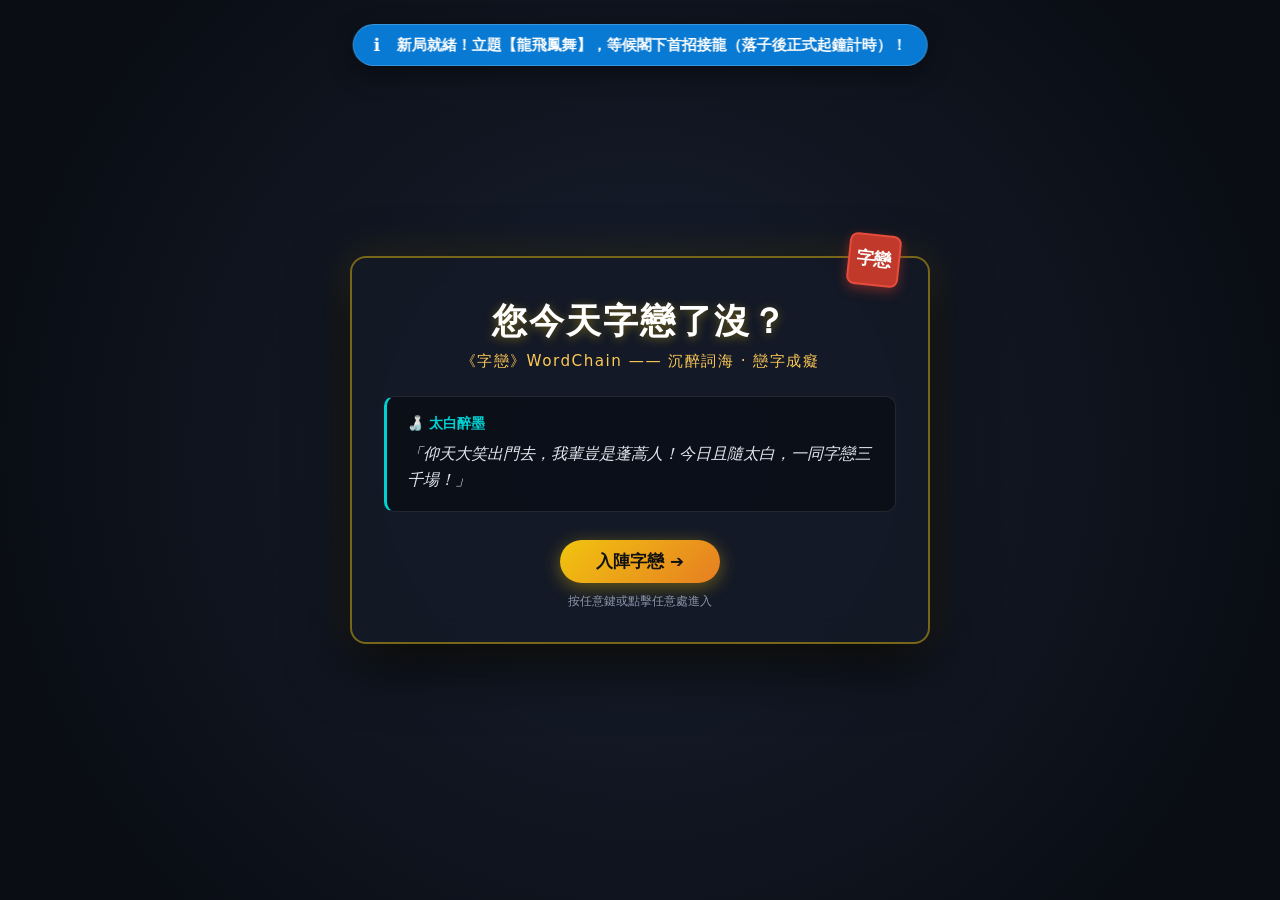
<file: wordchain/index.html>
<!DOCTYPE html>
<html lang="zh-TW">
<head>
  <meta charset="UTF-8">
  <meta name="viewport" content="width=device-width, initial-scale=1.0">
  <title>字戀 (WordChain) - 文壇縱橫對弈 · 漢字聲韻博弈</title>
  <link rel="stylesheet" href="style.css?v=3.5">
  <style>
    /* 防快取滯後：預設隱藏次級與精簡文字，交由 CSS media query 精確接管 */
    .status-text-med, .status-text-short, .tab-text-short, .btn-text-short, .fs-text-short { display: none; }
  </style>
</head>
<body>
  <!-- 非侵入式優雅 Toast 容器 (100% 杜絕彈跳視窗與輸入法跑位) -->
  <div id="toast-container"></div>

  <!-- ========================================== -->
  <!-- 開場 Splash 畫面：您今天字戀了沒？ -->
  <!-- ========================================== -->
  <div id="splash-screen" class="splash-overlay">
    <div class="splash-card">
      <div class="splash-seal">字戀</div>
      <h1 class="splash-title">您今天字戀了沒？</h1>
      <div class="splash-subtitle">《字戀》WordChain —— 沉醉詞海 · 戀字成癡</div>
      
      <div class="splash-quote-box" id="splash-quote-box">
        <div class="splash-quote-tag" id="splash-quote-tag">🍶 太白醉墨</div>
        <p class="splash-quote-text" id="splash-quote-text">「仰天大笑出門去，我輩豈是蓬蒿人！今日且隨太白，一同字戀三千場！」</p>
      </div>

      <div class="splash-actions">
        <button id="btn-enter-game" class="btn-splash-enter">入陣字戀 ➔</button>
        <span class="splash-tip">按任意鍵或點擊任意處進入</span>
      </div>
    </div>
  </div>

  <header>
    <div class="brand">
      <span class="brand-icon">📜</span>
      <div class="brand-info">
        <div class="brand-title-row">
          <h1>字戀 <span class="brand-en">WordChain</span></h1>
          <span class="badge" id="loading-status" title="臺灣萌典詞庫載入中...">
            <span class="status-dot loading"></span>
            <span class="status-text-full">臺灣萌典詞庫載入中...</span>
            <span class="status-text-med">詞庫載入中...</span>
            <span class="status-text-short">載入中</span>
          </span>
        </div>
        <div class="brand-slogan">文壇縱橫交錯棋盤 · 臺灣正體聲韻對弈 · <span class="slogan-highlight">您今天字戀了沒？</span></div>
      </div>
    </div>
    <nav class="nav-tabs" aria-label="模式切換">
      <button class="tab-btn active" data-target="tab-battle">
        <span class="tab-icon">⚔️</span>
        <span class="tab-text-full">人機對決</span>
        <span class="tab-text-short">對決</span>
      </button>
      <button class="tab-btn" data-target="tab-demo">
        <span class="tab-icon">🎭</span>
        <span class="tab-text-full">雙雄演示秀</span>
        <span class="tab-text-short">演示</span>
      </button>
      <button class="tab-btn" data-target="tab-learned">
        <span class="tab-icon">📖</span>
        <span class="tab-text-full">詞海手冊</span>
        <span class="tab-text-short">詞海</span>
      </button>
    </nav>
  </header>

  <main>
    <!-- TAB 1: 人機對決 -->
    <section id="tab-battle" class="tab-pane active">
      <div class="control-bar" id="control-bar">
        <!-- 核心操作剛需按鈕列 (永遠常駐單行) -->
        <div class="control-actions-row">
          <button id="btn-toggle-options" class="btn-secondary btn-opt-toggle" title="展開/收合設定面板">
            <span class="opt-icon">⚙️</span>
            <span class="btn-text-full">設定</span>
          </button>
          <button id="btn-new-game" class="btn-primary" title="立題後等候閣下首招接龍，出第一招後正式起鐘計時">開始新局</button>
          <button id="btn-hint" class="btn-secondary" style="border:1px solid var(--accent-gold); color:var(--accent-gold);">💡 軍師錦囊</button>
          <button id="btn-surrender" class="btn-accent">認輸</button>
        </div>

        <!-- 次要設定群組抽屜 (桌面並排常駐 · 行動直版優雅抽屜式收合) -->
        <div class="control-options-drawer" id="control-options-drawer">
          <div class="control-group" id="group-game-mode">
            <label>模式：</label>
            <select id="select-game-mode" style="border-color:var(--accent-gold); font-weight:bold; color:var(--accent-gold);">
              <option value="battle" selected>⚔️ 閣下親征</option>
              <option value="demo">🎭 雙雄相聲</option>
            </select>
          </div>
          <div class="control-group" id="group-persona">
            <label>對手：</label>
            <select id="select-persona">
              <option value="ji_xiaolan">🧐 紀曉嵐 (毒舌博學)</option>
              <option value="li_bai">🍶 李白 (豪放詩仙)</option>
              <option value="bao_zheng">⚖️ 包拯 (鐵面判官)</option>
            </select>
          </div>
          <div class="control-group">
            <label>難度：</label>
            <select id="select-diff">
              <option value="easy">寬宏 (易)</option>
              <option value="normal" selected>旗鼓 (中)</option>
              <option value="hard">絕殺 (難)</option>
            </select>
          </div>
          <div class="control-group">
            <input type="checkbox" id="chk-homo" checked>
            <label for="chk-homo">同音字接龍</label>
          </div>
          <div class="control-group">
            <input type="checkbox" id="chk-strict-tone" checked>
            <label for="chk-strict-tone">嚴格同調</label>
          </div>
          <div class="control-group" id="group-homo-style">
            <label>同音呈現：</label>
            <select id="select-homo-style" title="同音不同字樞紐格的呈現方式">
              <option value="tile" selected>合璧雙字磚</option>
              <option value="bridge">雙星音律橋</option>
              <option value="flip">太極翻轉牌</option>
            </select>
          </div>
          <div class="control-group">
            <label>限時：</label>
            <select id="select-time-limit">
              <option value="0">無限制</option>
              <option value="60">60 秒</option>
              <option value="30" selected>30 秒 (預設)</option>
              <option value="15">15 秒</option>
              <option value="10">10 秒 (極速)</option>
            </select>
          </div>
        </div>
      </div>

      <!-- HUD 戰鬥儀表 (氣血條、積分與動態計時) -->
      <div class="hud-bar">
        <div class="hud-player-cell">
          <span id="lbl-player-score" style="font-weight:bold; color:var(--player-pink);">
            <span class="hud-label-full">👤 閣下: 1000 / 1000 HP | 積分: 0</span>
            <span class="hud-label-compact">👤 1000 (0分)</span>
          </span>
          <span class="badge-status-romance" id="badge-player-status">字戀中……</span>
          <div class="hud-bar-wrapper hud-hp-box">
            <div id="bar-player-hp" style="width:100%; height:100%; background:var(--player-pink); transition:width 0.3s;"></div>
          </div>
        </div>
        <div class="hud-timer-cell">
          <span id="lbl-timer" style="font-weight:bold; font-size:1.1rem; color:var(--accent-gold);">
            <span class="hud-label-full">⏱️ 30s (等候首招)</span>
            <span class="hud-label-compact">⏱️ 30s</span>
          </span>
          <div class="hud-bar-wrapper hud-timer-box">
            <div id="bar-timer" style="width:100%; height:100%; background:var(--accent-gold); transition:width 1s linear;"></div>
          </div>
        </div>
        <div class="hud-ai-cell">
          <div class="hud-bar-wrapper hud-hp-box">
            <div id="bar-ai-hp" style="width:100%; height:100%; background:var(--ai-blue); transition:width 0.3s;"></div>
          </div>
          <span id="lbl-ai-score" style="font-weight:bold; color:var(--ai-blue);">
            <span class="hud-label-full">🧐 紀曉嵐: 1000 / 1000 HP | 積分: 0</span>
            <span class="hud-label-compact">🧐 1000 (0分)</span>
          </span>
        </div>
      </div>

      <div class="battle-grid">
        <!-- 主舞台容器 (全幅 100% 空間接管) -->
        <div class="arena-board-container">
          <!-- 棋盤視圖切換與標題 -->
          <div class="board-header">
            <div style="display:flex; align-items:center; gap:8px;">
              <span style="font-weight:bold; color:var(--accent-gold);">🔀 文壇縱橫字陣</span>
              <span class="board-subtitle" style="font-size:0.75rem; color:var(--text-muted);">（二維交錯咬合 · 隨落子動態衍生）</span>
            </div>
            <div class="view-toggles">
              <button class="view-btn active" id="btn-view-board" title="字陣棋盤視圖">
                <span class="view-btn-full">棋盤</span>
                <span class="view-btn-short">盤</span>
              </button>
              <button class="view-btn" id="btn-view-table" title="歷史流轉表">
                <span class="view-btn-full">紀錄表</span>
                <span class="view-btn-short">表</span>
              </button>
            </div>
          </div>

          <!-- 1. 縱橫交錯字陣棋盤 (二維格線走棋世界 · 100% 全景最大化) -->
          <div class="cross-board-viewport" id="cross-board-viewport">
            <canvas id="zen-ambient-canvas" class="zen-ambient-canvas"></canvas>
            <div class="cross-board-grid" id="cross-board-grid">
              <!-- 動態生成格子與文字 -->
            </div>
          </div>

          <!-- 浮動成語典故小箋 & 縮放控制器 (右上角整合式 Dock · 支援一鍵收合與自由拖曳) -->
          <div class="wisdom-zoom-dock" id="wisdom-zoom-dock">
            <div class="wisdom-dock-header">
              <div class="wisdom-drag-handle" id="wisdom-drag-handle" title="按住可自由拖曳移動">⠿ 典故觀瞻</div>
              <span class="wisdom-mini-target" id="wisdom-mini-target" title="當前接龍目標字" style="display:none;">空</span>
              <div class="zoom-controls-row" id="zoom-hud-battle">
                <button class="zoom-btn" id="btn-zoom-in" title="放大字陣 (滾輪向前)">➕</button>
                <span class="zoom-level" id="zoom-val-battle" title="目前縮放比例 (點擊重設 100%)">100%</span>
                <button class="zoom-btn" id="btn-zoom-out" title="縮小字陣 (滾輪向後)">➖</button>
                <button class="zoom-btn zoom-reset" id="btn-zoom-reset" title="重設視角至 100% 居中">🎯</button>
              </div>
              <button class="btn-wisdom-minimize" id="btn-toggle-wisdom-dock" title="收合/展開典故視窗">▾</button>
            </div>
            <div class="wisdom-content" id="wisdom-content">
              <!-- 🎯 整合接龍目標橫幅 (原左下角元件，合併至此) -->
              <div class="wisdom-target-banner">
                <div class="target-char" id="target-char" title="當前接龍目標字">空</div>
                <div class="wisdom-target-details">
                  <div class="target-prev-word" id="target-info">上一詞：天馬行空</div>
                  <div class="target-radar-pill" id="target-radar">【出度雷達】🟢 汪洋大海</div>
                </div>
              </div>

              <!-- 📖 成語典故箋紙 -->
              <div class="story-card" id="story-card-compact">
                <div class="story-title" id="story-title">📖 成語典故</div>
                <div class="story-body" id="story-body">正在載入成語背景典故...</div>
              </div>
            </div>
          </div>

          <!-- 2. 結構化對弈流轉表 (點擊任意輪次即時覆盤回放裁判評點) -->
          <div class="table-stream-viewport" id="table-stream-viewport" style="display:none;">
            <table class="flow-table">
              <thead>
                <tr>
                  <th style="width:48px; text-align:center;">輪次</th>
                  <th style="width:90px; text-align:center;">對弈者</th>
                  <th>出招詞彙</th>
                  <th style="width:160px;">首尾音讀</th>
                  <th style="width:105px; text-align:center;">定級/模式</th>
                  <th style="width:65px; text-align:center;">耗時</th>
                  <th style="width:80px; text-align:center;">積分變化</th>
                </tr>
              </thead>
              <tbody id="flow-table-body">
                <!-- 動態插入 -->
              </tbody>
            </table>
          </div>

          <!-- 隱形相容性節點 (保留舊 DOM ID 供原有邏輯寫入，避免破壞性報錯) -->
          <div id="mini-target-capsule" style="display:none;"></div>
          <div id="integrated-hud-battle" style="display:none;">
            <button id="btn-toggle-hud-battle"></button>
            <div id="scorer-card">
              <div id="scorer-title"></div>
              <div id="scorer-detail"></div>
              <div id="scorer-radar"></div>
              <div id="scorer-summary"></div>
            </div>
          </div>

          <!-- 中下方視覺焦點區：心戰對白氣泡 + 軍師錦囊 + 出招列/演示列 -->
          <div class="action-dock-container" id="action-dock-container">
            <!-- 即時心戰對白氣泡 (心理戰、出招得分與反饋的核心視覺焦點) -->
            <div class="live-banter-card" id="live-banter-card">
              <span class="banter-speaker-icon" id="banter-icon">💬</span>
              <span class="banter-text" id="live-banter-text">紀曉嵐：請閣下先出招，且看今日誰能稱霸詞海！</span>
            </div>

            <!-- 軍師獻策 1/2/3/4 快捷出招列 -->
            <div id="hint-action-bar" style="display:none;">
              <div class="hint-header">💡 軍師快捷錦囊 (按鍵盤 1~4 或點擊直接出招)：</div>
              <div id="hint-btn-group" style="display:flex; gap:8px; flex-wrap:wrap;"></div>
            </div>

            <!-- 底部人機出招列 (輸入框 + 出招按鈕) -->
            <div class="input-dock" id="input-dock-human">
              <input type="text" id="input-word" placeholder="請輸入成語或詞彙 (支援同音字接龍)..." autocomplete="off">
              <button id="btn-submit" class="btn-primary" style="padding:0 24px;">出招 (Enter)</button>
            </div>

            <!-- 底部雙雄演示控制列 (切換至演示模式時動態顯現) -->
            <div class="demo-dock-bar" id="demo-dock-bar" style="display:none;">
              <button id="btn-start-demo" class="btn-primary">
                <span class="btn-text-full">開始演示</span>
                <span class="btn-text-short">開始</span>
              </button>
              <button id="btn-takeover" class="btn-takeover" title="隨時介入戰局，由您接招！">
                <span class="btn-text-full">⚔️ 換我來接！</span>
                <span class="btn-text-short">⚔️ 接管</span>
              </button>
              <button id="btn-demo-fullscreen" class="btn-secondary" title="開啟全螢幕沉浸觀戰，亦可充當文壇字陣動態螢幕保護程式">
                <span class="fs-text-full">🖥️ 全螢幕觀戰</span>
                <span class="fs-text-short">🖥️ 全螢幕</span>
              </button>
              <button id="btn-export-demo-log" class="btn-secondary" title="匯出雙雄對戰完整 Log 供 Gemma 審查分析">
                <span class="btn-text-full">📥 匯出 Log</span>
                <span class="btn-text-short">📥 Log</span>
              </button>
            </div>
          </div>
        </div>
      </div>
    </section>

    <!-- TAB 2 相容層 (保留所有原有 DOM ID 確保既有邏輯 100% 相容不報錯) -->
    <section id="tab-demo" class="tab-pane" style="display:none;">
      <div id="badge-demo-status" style="display:none;"></div>
      <button id="btn-demo-view-board" style="display:none;"></button>
      <button id="btn-demo-view-table" style="display:none;"></button>
      <div id="demo-board-viewport" style="display:none;">
        <div id="demo-board-grid"></div>
      </div>
      <div id="zoom-hud-demo" style="display:none;">
        <button id="btn-demo-zoom-in"></button>
        <span id="zoom-val-demo"></span>
        <button id="btn-demo-zoom-out"></button>
        <button id="btn-demo-zoom-reset"></button>
      </div>
      <div id="demo-table-viewport" style="display:none;">
        <table><tbody id="demo-table-body"></tbody></table>
      </div>
      <div id="integrated-hud-demo" style="display:none;">
        <button id="btn-toggle-hud-demo"></button>
        <div id="demo-p1-box"><span id="demo-p1-title"></span><span id="demo-p1-status"></span></div>
        <div id="demo-p2-box"><span id="demo-p2-title"></span><span id="demo-p2-status"></span></div>
        <div id="demo-target-char"></div>
        <div id="demo-target-word"></div>
        <div id="demo-target-phonetic"></div>
        <div id="demo-referee-title"></div>
        <div id="demo-referee-body"></div>
      </div>
      <div id="demo-live-banter-card" style="display:none;">
        <span id="demo-banter-icon"></span>
        <span id="demo-live-banter-text"></span>
      </div>
    </section>

    <!-- TAB 3: 詞海手冊 -->
    <section id="tab-learned" class="tab-pane">
      <div class="control-bar">
        <div style="display:flex; align-items:center; gap:10px; flex-wrap:wrap;">
          <span style="font-weight:bold; color:var(--accent-cyan); font-size:1.05rem;">📖 詞海手冊</span>
          <span style="font-size:0.85rem; color:var(--text-muted);">（對局所出字詞記錄。支持一鍵比對萌典認證、Gemma 智慧評估並建入官方詞庫！）</span>
        </div>
        <div style="display:flex; gap:8px; align-items:center; flex-wrap:wrap;">
          <button id="btn-gemma-audit" class="btn btn-primary" style="padding:5px 14px; font-size:0.85rem; cursor:pointer;">🤖 Gemma 智慧評估建庫</button>
          <button id="btn-sync-learned" class="btn btn-secondary" style="padding:5px 12px; font-size:0.85rem; cursor:pointer;">🔄 比對萌典認證</button>
          <button id="btn-export-learned" class="btn btn-secondary" style="padding:5px 12px; font-size:0.85rem; cursor:pointer;">📥 匯出 JSON</button>
          <button id="btn-clear-verified" class="btn btn-secondary" style="padding:5px 12px; font-size:0.85rem; color:var(--accent-red); cursor:pointer;">🧹 清理已認證</button>
        </div>
      </div>

      <!-- 詞海狀態統計儀表板 (Stats Grid) -->
      <div class="learned-stats-grid" id="learned-stats-grid">
        <div class="learned-stat-card">
          <div class="learned-stat-val" id="stat-total-learned" style="color:var(--accent-cyan);">0</div>
          <div class="learned-stat-lbl">📚 總登錄詞彙</div>
        </div>
        <div class="learned-stat-card">
          <div class="learned-stat-val" id="stat-moe-certified" style="color:var(--accent-green);">0</div>
          <div class="learned-stat-lbl">🟢 萌典官方已認證（AI隨時調用）</div>
        </div>
        <div class="learned-stat-card">
          <div class="learned-stat-val" id="stat-poetry-saying" style="color:var(--accent-gold);">0</div>
          <div class="learned-stat-lbl">👑 詩詞名篇與俗諺（頂級權重）</div>
        </div>
        <div class="learned-stat-card">
          <div class="learned-stat-val" id="stat-pending-audit" style="color:var(--accent-purple);">0</div>
          <div class="learned-stat-lbl">⚡ 待 Gemma 評估擴充</div>
        </div>
      </div>

      <!-- 表格容器 -->
      <div class="learned-table-container">
        <table>
          <thead>
            <tr>
              <th style="width:130px;">詞彙</th>
              <th style="width:150px;">詞庫收錄狀態</th>
              <th>釋義與出處典故</th>
              <th style="width:85px; text-align:center;">出招次數</th>
              <th style="width:110px;">登記入冊</th>
              <th style="width:75px; text-align:center;">操作</th>
            </tr>
          </thead>
          <tbody id="learned-table-body">
            <!-- 動態插入 -->
          </tbody>
        </table>
      </div>
    </section>
  </main>

  <!-- 全螢幕觀戰屏保專用極簡退出按鈕 (Esc 亦可退出) -->
  <button id="btn-zen-exit" class="zen-exit-btn" title="退出全螢幕觀戰 (亦可按 Esc 鍵退出)">🪟 退出全螢幕</button>

  <!-- ========================================== -->
  <!-- Gemma 智慧審定與詞庫建置彈窗 -->
  <!-- ========================================== -->
  <div id="modal-gemma-audit" class="modal-overlay" style="display:none;">
    <div class="modal-card" style="max-width:680px; width:92%; max-height:85vh; display:flex; flex-direction:column; padding:24px;">
      <div style="display:flex; justify-content:space-between; align-items:center; border-bottom:1px solid var(--bg-card-border); padding-bottom:12px; margin-bottom:14px;">
        <div style="display:flex; align-items:center; gap:10px;">
          <span style="font-size:1.6rem;">🤖</span>
          <div>
            <div style="font-size:1.2rem; font-weight:bold; color:var(--accent-cyan);">Gemma 國語文院士審查院</div>
            <div style="font-size:0.8rem; color:var(--text-muted);">古典名篇考證 · 棋諺熟語鑑定 · 自動建入神譜詞庫</div>
          </div>
        </div>
        <button id="btn-close-gemma-modal" style="background:none; border:none; color:var(--text-muted); font-size:1.4rem; cursor:pointer;">✕</button>
      </div>

      <div id="gemma-modal-content" style="flex:1; overflow-y:auto; padding-right:6px; display:flex; flex-direction:column; gap:12px;">
        <!-- 動態注入審定卡片 -->
      </div>

      <div style="display:flex; justify-content:flex-end; gap:10px; margin-top:16px; border-top:1px solid var(--bg-card-border); padding-top:14px;">
        <button id="btn-close-gemma-modal2" class="btn btn-secondary">關閉</button>
        <button id="btn-confirm-gemma-adopt" class="btn btn-primary" style="background:var(--gradient-cyan); color:#0a101d;">✨ 一鍵吸納並建入詞庫</button>
      </div>
    </div>
  </div>

  <!-- ========================================== -->
  <!-- 勝利結算彈窗：您這個完美字戀狂！ -->
  <!-- ========================================== -->
  <div id="modal-victory" class="modal-overlay" style="display:none;">
    <div class="modal-card victory-card">
      <div class="victory-seal-stamp" id="vic-seal-stamp">字戀狂認證</div>
      <div class="victory-crown" id="vic-crown">👑</div>
      <h2 class="victory-title" id="vic-title">您這個完美字戀狂！</h2>
      <div class="victory-subtitle" id="victory-subtitle">滿腹經綸，才高八斗；紀曉嵐甘拜下風！</div>
      <div class="victory-score-vs-pill" id="vic-score-vs" style="display:inline-block; margin:6px auto 14px; padding:4px 16px; background:rgba(241,196,15,0.12); border:1px solid rgba(241,196,15,0.3); border-radius:16px; font-size:0.95rem; color:#f1c40f; font-weight:bold;"></div>

      <div class="victory-stats-grid">
        <div class="victory-stat-box">
          <div class="stat-lbl">對弈回合</div>
          <div class="stat-val" id="vic-rounds">12</div>
        </div>
        <div class="victory-stat-box">
          <div class="stat-lbl">最長詞格</div>
          <div class="stat-val" id="vic-longest">四字成語</div>
        </div>
        <div class="victory-stat-box">
          <div class="stat-lbl">極速出招</div>
          <div class="stat-val" id="vic-speed">0.8s</div>
        </div>
        <div class="victory-stat-box">
          <div class="stat-lbl">累積戰分</div>
          <div class="stat-val" id="vic-score">1520</div>
        </div>
      </div>

      <div class="victory-badge-pill" id="vic-rank-pill">🏅 榮譽頭銜：絕代字戀宗師</div>
      <div class="victory-homo-pill" id="vic-homo-pill" style="display:none;">🇹🇼 臺灣諧音梗宗師 · 深入骨髓諧音魂！</div>

      <!-- 🔮 詞海八字 · 職業神算 (Career Divination) -->
      <div class="victory-career-box" id="vic-career-box">
        <div class="career-box-header">
          <span class="career-box-icon">🔮</span>
          <span class="career-box-tag">詞海八字 · 職業神算</span>
        </div>
        <div class="career-box-title" id="vic-career-title">您該不是被詩詞耽誤的竹科工程師吧？XD</div>
        <div class="career-box-desc" id="vic-career-desc">落子字裡行間滿溢晶片、演算法與半導體之玄機，若非竹科大老，定是隱世科技巨擘！</div>
      </div>

      <div class="victory-actions">
        <button id="btn-vic-again" class="btn-primary vic-action-btn" title="再戰一局，繼續字戀">
          <span class="vic-btn-icon">🔁</span>
          <span class="vic-btn-label">再戰一局</span>
          <span class="vic-btn-sub">(繼續字戀)</span>
        </button>
        <button id="btn-vic-share" class="btn-secondary vic-action-btn" title="複製戰報文字與4K典雅證書圖卡">
          <span class="vic-btn-icon">📋</span>
          <span class="vic-btn-label">複製戰報</span>
          <span class="vic-btn-sub">(4K圖卡)</span>
        </button>
        <button id="btn-vic-pdf" class="btn-warning vic-action-btn" title="下載 A4 印刷級高解析 / 全向量戰報（可放大至整面牆壁）">
          <span class="vic-btn-icon">📜</span>
          <span class="vic-btn-label">典雅證書</span>
          <span class="vic-btn-sub">(列印/PDF)</span>
        </button>
        <button id="btn-vic-close" class="btn-accent vic-action-btn" title="檢視終局字陣棋盤">
          <span class="vic-btn-icon">👁️</span>
          <span class="vic-btn-label">檢視盤面</span>
        </button>
      </div>
    </div>
  </div>

  <script src="zhuyin_data.js?v=4.0"></script>
  <script src="lexicon_data.js?v=4.0"></script>
  <script src="story_data.js?v=4.0"></script>
  <script src="career_database.js?v=4.0"></script>
  <script src="js/phonetics.js?v=4.0"></script>
  <script src="js/personas.js?v=4.0"></script>
  <script src="js/career.js?v=4.0"></script>
  <script src="js/board.js?v=4.0"></script>
  <script src="js/viewport.js?v=4.0"></script>
  <script src="js/ai.js?v=4.0"></script>
  <script src="js/victory.js?v=4.0"></script>
  <script src="js/learned.js?v=4.0"></script>
  <script src="js/zen_ambient.js?v=4.0"></script>
  <script src="game.js?v=4.0"></script>
</body>
</html>
</file>
<file: textile/textile.css>
/* texTile (詞布達意) - 畫布與紡織拓撲美學風格表 */
:root {
  --bg-parchment: #F7F5F0;
  --bg-canvas: #FAF8F5;
  --ink-primary: #1C1D21;
  --ink-secondary: #4A4D57;
  --ink-muted: #8E929D;
  --border-subtle: #E2DDD5;
  --tile-bg: #FFFFFF;
  --tile-border: #D4AF37; /* 典雅金色邊框 */
  --tile-shadow: 0 4px 14px rgba(184, 134, 11, 0.15);
  --accent-cinnabar: #C23A3A; /* 朱砂印泥紅 */
  --accent-teal: #1F6F78; /* 碧玉青 */
  --accent-gold: #B8860B; /* 泥金 */
  --slot-bg: rgba(255, 255, 255, 0.7);
  --slot-focus: #FFFFFF;
  --slot-border: #C8C2B7;
  --font-serif: "Noto Serif TC", "Songti TC", "PMingLiU", serif;
  --font-sans: system-ui, -apple-system, BlinkMacSystemFont, "Segoe UI", Roboto, sans-serif;
}

* {
  box-sizing: border-box;
  margin: 0;
  padding: 0;
}

body {
  background-color: var(--bg-parchment);
  color: var(--ink-primary);
  font-family: var(--font-sans);
  min-height: 100vh;
  display: flex;
  flex-direction: column;
  background-image: radial-gradient(#E8E2D7 1px, transparent 1px);
  background-size: 24px 24px;
}

/* 頂部導覽列 — 句子層：允許品牌詞塊與操控詞塊整體折行 */
header {
  padding: 12px 24px;
  display: flex;
  flex-wrap: wrap;              /* rud(): 句子允許詞塊整體換行 */
  justify-content: space-between;
  align-items: center;
  gap: 10px;
  border-bottom: 1px solid var(--border-subtle);
  background: rgba(247, 245, 240, 0.9);
  backdrop-filter: blur(8px);
  position: sticky;
  top: 0;
  z-index: 50;
}

/* 品牌詞塊 — 詞層：品牌標題為一個詞，副標可折行但不截字 */
.brand {
  display: flex;
  flex-wrap: wrap;              /* rud(): 副標在極窄時可折到下行 */
  align-items: baseline;
  gap: 8px;
  flex-shrink: 0;               /* rud(): 整個品牌區塊不縮小 */
}

/* 字層：品牌名絕不折字 */
.brand-title {
  font-family: var(--font-serif);
  font-size: 26px;
  font-weight: 700;
  letter-spacing: 2px;
  color: var(--ink-primary);
  white-space: nowrap;          /* rud(): 字層，絕不折字 */
}

.brand-title span.textile-en {
  font-family: 'Georgia', serif;
  font-weight: normal;
  font-size: 20px;
  margin-left: 6px;
}

.brand-title span.t-upper {
  color: var(--accent-cinnabar);
  font-weight: bold;
}

.brand-subtitle {
  font-size: 13px;
  color: var(--ink-muted);
  letter-spacing: 1px;
}

/* 操控行 — 句子層：允許模式詞塊與翻頁詞塊整體換行 */
.header-actions {
  display: flex;
  flex-wrap: wrap;              /* rud(): 句子層允許詞塊整體換行 */
  align-items: center;
  gap: 10px;
}

/* 模式切換詞塊 — 詞層：三個模式鈕合為一詞，不可分割 */
.mode-selector {
  display: flex;
  flex-shrink: 0;               /* rud(): 整詞不縮放不折散 */
  background: #EAE5DC;
  padding: 3px;
  border-radius: 8px;
  font-size: 13px;
}

/* 字層：模式鈕文字絕不折字 */
.mode-btn {
  border: none;
  background: transparent;
  padding: 6px 14px;
  border-radius: 6px;
  cursor: pointer;
  color: var(--ink-secondary);
  font-weight: 500;
  white-space: nowrap;          /* rud(): 字層，絕不折字 */
  transition: all 0.2s ease;
}

.mode-btn.active {
  background: #FFFFFF;
  color: var(--ink-primary);
  box-shadow: 0 2px 6px rgba(0, 0, 0, 0.08);
}

/* 主畫布區 */
main.canvas-container {
  flex: 1;
  max-width: 1040px;
  width: 100%;
  margin: 28px auto;
  padding: 0 24px;
  display: flex;
  flex-direction: column;
  gap: 24px;
}

/* 題目資訊卡 — 段落層 */
.challenge-card {
  background: #FFFFFF;
  border-radius: 14px;
  padding: 22px 28px;
  border: 1px solid var(--border-subtle);
  box-shadow: 0 4px 18px rgba(0, 0, 0, 0.03);
  position: relative;
  overflow: hidden;
}

.challenge-card::before {
  content: "";
  position: absolute;
  left: 0;
  top: 0;
  bottom: 0;
  width: 5px;
  background: var(--accent-cinnabar);
}

/* 句子層：標題 + 注音 + 分類 badge，允許 badge 整體折行 */
.challenge-meta h2 {
  font-family: var(--font-serif);
  font-size: 22px;
  display: flex;
  flex-wrap: wrap;              /* rud(): badge 在窄螢幕時整體折到下行 */
  align-items: center;
  gap: 10px;
}

/* 字層：badge 絕不折字 */
.badge {
  font-size: 12px;
  padding: 3px 10px;
  border-radius: 4px;
  font-weight: normal;
  font-family: var(--font-sans);
  white-space: nowrap;          /* rud(): 字層，絕不折字 */
  flex-shrink: 0;               /* rud(): 作為詞層單位不縮放 */
}

.badge-phonetic {
  background: #F0EDE6;
  color: var(--accent-teal);
}

.badge-cat {
  background: #FDF1EE;
  color: var(--accent-cinnabar);
}

.challenge-hint {
  font-size: 14px;
  color: var(--ink-secondary);
  margin-top: 8px;
  word-break: break-word;       /* rud(): 提示文字允許語意斷行 */
  line-height: 1.7;
}

/* 翻頁詞塊 — 詞層：上一題 + 頁碼 + 下一題合為一詞，不可分割 */
.pagination {
  display: flex;
  flex-shrink: 0;               /* rud(): 整個翻頁詞塊不縮放 */
  align-items: center;
  gap: 8px;
}

/* 字層：翻頁鈕文字絕不折字 */
.btn-nav {
  background: #FAF8F5;
  border: 1px solid var(--border-subtle);
  border-radius: 6px;
  padding: 6px 12px;
  cursor: pointer;
  font-size: 13px;
  color: var(--ink-secondary);
  white-space: nowrap;          /* rud(): 字層，絕不折字 */
  transition: all 0.2s;
}

.btn-nav:hover:not(:disabled) {
  background: #FFFFFF;
  color: var(--ink-primary);
  border-color: var(--accent-cinnabar);
}

.btn-nav:disabled {
  opacity: 0.4;
  cursor: not-allowed;
}

/* 織布舞台 (Weaving Stage) */
.stage {
  background: var(--bg-canvas);
  border: 2px dashed #DCD5C9;
  border-radius: 16px;
  padding: 32px 24px;
  min-height: 220px;
  display: flex;
  flex-direction: column;
  justify-content: center;
  position: relative;
  box-shadow: inset 0 2px 8px rgba(0, 0, 0, 0.02);
}

.stage-instruction {
  text-align: center;
  font-size: 13px;
  color: var(--ink-muted);
  margin-bottom: 20px;
  letter-spacing: 1px;
}

.weaving-track {
  display: flex;
  flex-wrap: wrap;
  align-items: center;
  justify-content: center;
  gap: 10px;
}

/* 詞塊磁磚 (Word Tile) */
.tile-item {
  display: inline-flex;
  align-items: center;
  gap: 8px;
  background: #FFFFFF;
  padding: 10px 18px;
  border-radius: 10px;
  border: 2px solid var(--accent-gold);
  color: var(--ink-primary);
  font-family: var(--font-serif);
  font-size: 20px;
  font-weight: 700;
  box-shadow: var(--tile-shadow);
  cursor: grab;
  user-select: none;
  transition: transform 0.15s ease, box-shadow 0.15s ease;
  position: relative;
}

.tile-item:active {
  cursor: grabbing;
  transform: scale(0.98);
}

.tile-item.dragging {
  opacity: 0.4;
  border-style: dashed;
}

.tile-drag-handle {
  color: var(--accent-gold);
  font-size: 14px;
  opacity: 0.7;
}

/* 織布插槽 (Elastic Weaving Slot) */
.weaving-slot {
  display: inline-flex;
  align-items: center;
}

.slot-input {
  min-width: 100px;
  width: auto;
  max-width: 480px;
  border: 1px solid var(--slot-border);
  background: var(--slot-bg);
  padding: 10px 14px;
  border-radius: 8px;
  font-size: 18px;
  font-family: var(--font-serif);
  color: var(--ink-primary);
  outline: none;
  transition: border-color 0.2s ease, box-shadow 0.2s ease;
  text-align: center;
  box-sizing: content-box;
}

.slot-input:focus {
  background: var(--slot-focus);
  border-color: var(--accent-teal);
  box-shadow: 0 0 0 3px rgba(31, 111, 120, 0.15);
}

.slot-input::placeholder {
  color: #B5B0A6;
  font-size: 14px;
  font-family: var(--font-sans);
}

/* 即時宣紙拓印渲染預覽 (Live Canvas Rendering) */
.live-preview-box {
  background: #FFFFFF;
  border-radius: 12px;
  padding: 24px;
  border: 1px solid var(--border-subtle);
  box-shadow: 0 4px 12px rgba(0, 0, 0, 0.02);
  display: flex;
  flex-direction: column;
  gap: 12px;
}

.preview-label {
  font-size: 13px;
  font-weight: 600;
  color: var(--ink-muted);
  text-transform: uppercase;
  letter-spacing: 1px;
}

.rendered-text {
  font-family: var(--font-serif);
  font-size: 22px;
  line-height: 2;
  color: var(--ink-primary);
  min-height: 48px;
  padding: 10px 16px;
  border-left: 3px solid var(--accent-gold);
  background: #FDFCFA;
  border-radius: 0 8px 8px 0;
  display: flex;
  flex-wrap: wrap;
  align-items: baseline;
  gap: 4px;
}

.rendered-text mark.tile-mark {
  display: inline-block;
  background-color: #FDF3D8;
  color: #8C5B00;
  padding: 2px 8px;
  margin: 0 2px;
  border-radius: 6px;
  font-weight: 700;
  border: 1px solid var(--accent-gold);
  vertical-align: baseline;
}

/* 操作工具列 — 句子層：允許按鈕詞塊整體換行 */
.action-toolbar {
  display: flex;
  flex-wrap: wrap;              /* rud(): 句子層允許按鈕詞塊整體換行 */
  justify-content: flex-end;
  gap: 10px;
}

/* 字層：所有動作按鈕絕不折字 */
.btn-action {
  padding: 11px 22px;
  border-radius: 8px;
  font-size: 15px;
  font-weight: 600;
  cursor: pointer;
  white-space: nowrap;          /* rud(): 字層，絕不折字 */
  transition: all 0.2s;
  display: inline-flex;
  align-items: center;
  gap: 8px;
  border: none;
  flex-shrink: 0;               /* rud(): 按鈕不縮放 */
}

.btn-eval {
  background: var(--accent-cinnabar);
  color: #FFFFFF;
  box-shadow: 0 4px 12px rgba(194, 58, 58, 0.25);
}

.btn-eval:hover {
  background: #AA2F2F;
  transform: translateY(-1px);
}

.btn-eval:active {
  transform: translateY(0);
}

.btn-reweave {
  background: var(--accent-teal);
  color: #FFFFFF;
  box-shadow: 0 4px 12px rgba(31, 111, 120, 0.25);
}

.btn-reweave:hover {
  background: #17545B;
  transform: translateY(-1px);
}

.btn-prev-inline {
  background: #E8E3DA;
  color: var(--ink-secondary);
  border: 1px solid var(--border-subtle);
}

.btn-prev-inline:hover {
  background: #DCD6CB;
  color: var(--ink-primary);
  transform: translateY(-1px);
}

.btn-next-inline {
  background: var(--accent-cinnabar);
  color: #FFFFFF;
  box-shadow: 0 4px 12px rgba(194, 58, 58, 0.25);
}

.btn-next-inline:hover {
  background: #AA2F2F;
  transform: translateY(-1px);
}

.btn-reset {
  background: #EFECE6;
  color: var(--ink-secondary);
}

.btn-reset:hover {
  background: #E5E1D9;
}

/* 鑑賞評分卡片 (Gemma Critique Card) */
.critique-card {
  background: #FFFFFF;
  border: 1px solid var(--border-subtle);
  border-radius: 14px;
  padding: 24px 28px;
  margin-top: 10px;
  display: none;
  animation: fadeIn 0.3s ease-out;
  position: relative;
}

@keyframes fadeIn {
  from { opacity: 0; transform: translateY(8px); }
  to { opacity: 1; transform: translateY(0); }
}

.critique-card.show {
  display: block;
}

/* 鑑賞卡頭部 — 句子層：分數+印章 詞塊與評鑑說明可換行 */
.critique-header {
  display: flex;
  flex-wrap: wrap;              /* rud(): 句子層允許詞塊整體換行 */
  justify-content: space-between;
  align-items: center;
  gap: 12px;
  border-bottom: 1px dashed var(--border-subtle);
  padding-bottom: 14px;
  margin-bottom: 16px;
}

/* 詞層：分數+印章為不可分割詞塊 */
.score-badge-group {
  display: flex;
  flex-shrink: 0;               /* rud(): 整詞不縮放 */
  align-items: center;
  gap: 14px;
}

.score-number {
  font-size: 36px;
  font-weight: 800;
  font-family: var(--font-serif);
  color: var(--accent-cinnabar);
}

.verdict-seal {
  display: inline-block;
  border: 2px solid var(--accent-cinnabar);
  color: var(--accent-cinnabar);
  padding: 3px 10px;
  border-radius: 4px;
  font-weight: 700;
  font-size: 15px;
  font-family: var(--font-serif);
  letter-spacing: 2px;
  transform: rotate(-3deg);
}

.critique-body {
  font-size: 15px;
  line-height: 1.7;
  color: var(--ink-secondary);
}

.critique-quote {
  margin-top: 14px;
  padding: 12px 18px;
  background: #FAF8F5;
  border-left: 3px solid var(--accent-teal);
  font-family: var(--font-serif);
  font-style: italic;
  font-size: 16px;
  color: var(--ink-primary);
}

.commit-status-box {
  margin-top: 16px;
  padding: 12px 16px;
  border-radius: 8px;
  font-size: 14px;
  display: flex;
  align-items: center;
  gap: 10px;
}

.commit-status-success {
  background: #EDF7ED;
  color: #1E4620;
  border: 1px solid #C8E6C9;
}

.commit-status-warning {
  background: #FFF8E1;
  color: #8C6B00;
  border: 1px solid #FFE082;
}

/* 響應式微調 */
@media (max-width: 680px) {
  header {
    flex-direction: column;
    gap: 12px;
    align-items: flex-start;
  }
  .stage {
    padding: 20px 12px;
  }
  .slot-input {
    width: 100px;
  }
}

/* ruhi 橫幅 — 句子層：說明詞塊與連結詞塊可整體換行 */
.ruhi-announcement-bar {
  background: linear-gradient(90deg, #1C1D21 0%, #2D3139 100%);
  color: #ECEFF4;
  padding: 10px 24px;
  display: flex;
  flex-wrap: wrap;              /* rud(): 句子層允許詞塊整體換行 */
  justify-content: space-between;
  align-items: center;
  gap: 8px;
  font-size: 13px;
  border-bottom: 1px solid rgba(255, 255, 255, 0.1);
}

/* 詞層：說明文字群組 */
.ruhi-bar-content {
  display: flex;
  flex-wrap: wrap;              /* rud(): badge 和說明文字可各自折行 */
  align-items: center;
  gap: 10px;
}

/* 字層：ruhi badge 絕不折字 */
.ruhi-badge {
  background: var(--accent-cinnabar);
  color: #FFFFFF;
  padding: 3px 10px;
  border-radius: 20px;
  font-weight: 600;
  font-size: 12px;
  letter-spacing: 0.5px;
  white-space: nowrap;          /* rud(): 字層，絕不折字 */
  flex-shrink: 0;
}

.ruhi-text {
  color: #D8DEE9;
  letter-spacing: 0.5px;
  word-break: break-word;       /* rud(): 說明文字允許語意斷行 */
}

/* 詞層：連結群組不可分割 */
.ruhi-bar-links {
  display: flex;
  flex-shrink: 0;               /* rud(): 整個連結詞塊不縮放 */
  gap: 16px;
  white-space: nowrap;
}

.ruhi-nav-link {
  color: #E5E9F0;
  text-decoration: none;
  transition: color 0.2s ease;
}

.ruhi-nav-link:hover {
  color: #FFFFFF;
  text-decoration: underline;
}

.ruhi-nav-highlight {
  color: #88C0D0;
  font-weight: 600;
}

.ruhi-features-card {
  margin-top: 36px;
  padding: 28px 32px;
  background: #FFFFFF;
  border-radius: 16px;
  border: 1px solid var(--border-subtle);
  box-shadow: 0 4px 20px rgba(0, 0, 0, 0.04);
}

.features-title {
  font-family: var(--font-serif);
  font-size: 18px;
  font-weight: 700;
  color: var(--ink-primary);
  margin-bottom: 12px;
}

.features-desc {
  font-size: 14px;
  line-height: 1.8;
  color: var(--ink-secondary);
}

/* 特色標籤 — 句子層：允許標籤詞塊整體換行 */
.features-tags {
  margin-top: 16px;
  display: flex;
  flex-wrap: wrap;              /* rud(): 句子層，標籤自然流式換行 */
  gap: 8px;
}

/* 字層：特色標籤絕不折字 */
.ft-tag {
  background: #F4F1EA;
  border: 1px solid #E2DDD5;
  color: #4A4D57;
  padding: 4px 12px;
  border-radius: 6px;
  font-size: 12px;
  font-weight: 500;
  white-space: nowrap;          /* rud(): 字層，絕不折字 */
  flex-shrink: 0;
}

.textile-footer {
  margin-top: auto;
  padding: 32px;
  text-align: center;
  font-size: 13px;
  color: var(--ink-muted);
  border-top: 1px solid var(--border-subtle);
}
</file>
<file: wordchain/style.css>
:root {
  --bg-main: #0c0e14;
  --bg-card: #151923;
  --bg-card-border: #262c3e;
  --text-main: #f0f3f8;
  --text-muted: #8c97ad;
  --accent-cyan: #00d2d3;
  --accent-gold: #feca57;
  --accent-crimson: #ff6b6b;
  --accent-purple: #9b59b6;
  --player-pink: #e84393;
  --ai-blue: #0984e3;
  --grid-line: rgba(255, 255, 255, 0.06);
  --radius-lg: 14px;
  --radius-md: 8px;
  --font-sans: system-ui, -apple-system, "Microsoft JhengHei", "PingFang TC", sans-serif;
  --hud-hp-width: 150px;
  --hud-hp-height: 10px;
  --hud-timer-width: 90px;
  --hud-timer-height: 8px;
  --dock-max-width: 760px;
  --wisdom-dock-width: 320px;
}

/* 非侵入式優雅浮動 Toast 系統 (杜絕輸入法中斷) */
#toast-container {
  position: fixed;
  top: 24px;
  left: 50%;
  transform: translateX(-50%);
  z-index: 999999;
  display: flex;
  flex-direction: column;
  gap: 8px;
  pointer-events: none;
}

.toast-item {
  padding: 10px 20px;
  border-radius: 30px;
  font-size: 0.92rem;
  font-weight: bold;
  box-shadow: 0 8px 24px rgba(0, 0, 0, 0.4);
  animation: toastFadeIn 0.3s ease;
  pointer-events: auto;
  border: 1px solid rgba(255, 255, 255, 0.2);
  display: flex;
  align-items: center;
  gap: 8px;
  backdrop-filter: blur(8px);
}

.toast-item.info { background: rgba(9, 132, 227, 0.92); color: #fff; }
.toast-item.success { background: rgba(46, 213, 115, 0.92); color: #fff; }
.toast-item.warning { background: rgba(254, 202, 87, 0.95); color: #1e1e1e; }
.toast-item.error { background: rgba(235, 77, 75, 0.95); color: #fff; }

@keyframes toastFadeIn {
  from { opacity: 0; transform: translateY(-12px) scale(0.95); }
  to { opacity: 1; transform: translateY(0) scale(1); }
}

/* Battle Layout (R-UI/UX 空間幾何接管 · 全幅接龍區最大化) */
.battle-grid, .demo-arena-grid {
  display: flex;
  flex-direction: column;
  flex: 1;
  min-height: 0;
  width: 100%;
  height: 100%;
  overflow: hidden;
  position: relative;
}

/* 右側主舞台容器 */
.arena-board-container {
  display: flex;
  flex-direction: column;
  background: var(--bg-card);
  border: 1px solid var(--bg-card-border);
  border-radius: var(--radius-lg);
  padding: 10px 14px;
  flex: 1;
  min-height: 0;
  overflow: hidden;
  position: relative;
}

.board-header {
  display: flex;
  justify-content: space-between;
  align-items: center;
  padding-bottom: 6px;
  border-bottom: 1px solid var(--bg-card-border);
  margin-bottom: 6px;
  flex-shrink: 0;
}

.view-toggles {
  display: flex;
  gap: 6px;
}

.view-btn {
  background: #1e2433;
  color: var(--text-muted);
  border: 1px solid var(--bg-card-border);
  padding: 4px 12px;
  border-radius: 6px;
  font-size: 0.82rem;
  cursor: pointer;
  transition: all 0.2s;
  white-space: nowrap;
}

.view-btn.active {
  background: rgba(0, 210, 211, 0.2);
  color: var(--accent-cyan);
  border-color: var(--accent-cyan);
  font-weight: bold;
}

.view-btn .view-btn-short {
  display: none;
}

.view-btn .view-btn-full {
  display: inline;
}

/* 依據終端寬度自適應切換：「棋盤 / 紀錄表」(桌面寬螢幕) ➔「盤 / 表」(窄螢幕/手機端) */
@media (max-width: 680px) {
  .view-btn .view-btn-full {
    display: none;
  }
  .view-btn .view-btn-short {
    display: inline;
    font-weight: bold;
    padding: 0 2px;
  }
}

/* 二維縱橫交錯字陣棋盤視圖 (Cross-Word Arena · 100% 彈性高度 · 支援滑鼠按住攀移與滾輪) */
.cross-board-viewport {
  flex: 1;
  min-height: 0;
  height: 100%;
  background: #11141c;
  border-radius: var(--radius-md);
  border: 1px solid var(--bg-card-border);
  overflow: auto;
  position: relative;
  background-image: 
    linear-gradient(to right, var(--grid-line) 1px, transparent 1px),
    linear-gradient(to bottom, var(--grid-line) 1px, transparent 1px);
  background-size: 42px 42px;
  padding: 16px;
  cursor: grab;
  user-select: none;
  -webkit-user-select: none;
  scrollbar-width: none !important; /* Firefox 隱藏滾動條 */
  -ms-overflow-style: none !important; /* IE/Edge 隱藏滾動條 */
}

.cross-board-viewport::-webkit-scrollbar {
  display: none !important; /* Chrome/Edge/Safari 隱藏原生滾動條 */
  width: 0 !important;
  height: 0 !important;
}

.cross-board-viewport.is-panning {
  cursor: grabbing !important;
}

.cross-board-viewport.is-zooming-in,
.cross-board-viewport.ctrl-zoom {
  cursor: zoom-in !important;
}

.cross-board-viewport.is-zooming-out {
  cursor: zoom-out !important;
}

.cross-board-grid {
  position: relative;
  min-width: 700px;
  min-height: 450px;
  transition: transform 0.05s ease-out;
}

/* Google Maps 風格浮動縮放控制器 (Floating Draggable Zoom HUD) */
.board-zoom-hud {
  position: absolute;
  top: 48px;
  right: 18px;
  z-index: 45;
  display: flex;
  flex-direction: column;
  align-items: center;
  gap: 2px;
  background: rgba(22, 28, 42, 0.92);
  border: 1px solid rgba(255, 255, 255, 0.16);
  border-radius: 20px;
  padding: 4px;
  box-shadow: 0 8px 24px rgba(0, 0, 0, 0.55), 0 0 14px rgba(0, 206, 201, 0.15);
  backdrop-filter: blur(10px);
  user-select: none;
  -webkit-user-select: none;
  touch-action: none;
  cursor: default;
  transition: border-color 0.2s, box-shadow 0.2s;
}

.zoom-drag-handle {
  width: 100%;
  height: 14px;
  display: flex;
  align-items: center;
  justify-content: center;
  font-size: 0.8rem;
  color: var(--text-muted);
  cursor: grab;
  opacity: 0.65;
  transition: opacity 0.2s, color 0.2s;
  padding-top: 1px;
}

.zoom-drag-handle:hover {
  opacity: 1;
  color: var(--accent-cyan);
}

.board-zoom-hud.is-dragging {
  cursor: grabbing !important;
  opacity: 0.95;
  box-shadow: 0 14px 36px rgba(0, 0, 0, 0.75), 0 0 22px rgba(0, 206, 201, 0.35);
  border-color: var(--accent-gold);
}

.board-zoom-hud:hover {
  border-color: rgba(0, 206, 201, 0.45);
  box-shadow: 0 10px 28px rgba(0, 0, 0, 0.65), 0 0 18px rgba(0, 206, 201, 0.25);
}

.zoom-btn {
  width: 32px;
  height: 32px;
  border-radius: 50%;
  background: transparent;
  color: var(--text-main);
  border: none;
  font-size: 0.85rem;
  font-weight: bold;
  cursor: pointer;
  display: flex;
  align-items: center;
  justify-content: center;
  padding: 0;
  transition: all 0.15s;
}

.zoom-btn:hover {
  background: rgba(0, 206, 201, 0.22);
  color: var(--accent-cyan);
  transform: scale(1.12);
}

.zoom-btn:active {
  transform: scale(0.95);
}

.zoom-level {
  font-size: 0.7rem;
  font-weight: 700;
  color: var(--accent-gold);
  padding: 2px 4px;
  cursor: pointer;
  letter-spacing: 0.5px;
  white-space: nowrap;
}

.zoom-level:hover {
  color: #fff;
  text-decoration: underline;
}

/* 棋盤上的單字格子 */
.board-cell {
  position: absolute;
  width: 42px;
  height: 42px;
  display: flex;
  flex-direction: column;
  align-items: center;
  justify-content: center;
  font-size: 1.35rem;
  font-weight: 900;
  border-radius: 6px;
  border: 1.5px solid transparent;
  box-shadow: 0 4px 10px rgba(0, 0, 0, 0.3);
  transition: all 0.3s cubic-bezier(0.175, 0.885, 0.32, 1.275);
}

.board-cell.player {
  background: rgba(232, 67, 147, 0.15);
  color: var(--player-pink);
  border-color: var(--player-pink);
}

.board-cell.ai {
  background: rgba(9, 132, 227, 0.15);
  color: var(--ai-blue);
  border-color: var(--ai-blue);
}

.board-cell.system {
  background: rgba(0, 210, 211, 0.15);
  color: var(--accent-cyan);
  border-color: var(--accent-cyan);
}

.board-cell.demo-p1 {
  background: rgba(9, 132, 227, 0.18);
  color: #74b9ff;
  border-color: #0984e3;
  box-shadow: 0 0 10px rgba(9, 132, 227, 0.35);
}

.board-cell.demo-p2 {
  background: rgba(253, 203, 110, 0.18);
  color: #ffeaa7;
  border-color: #fdcb6e;
  box-shadow: 0 0 10px rgba(253, 203, 110, 0.35);
}

.board-cell.cross-pivot {
  background: rgba(254, 202, 87, 0.25) !important;
  color: var(--accent-gold) !important;
  border-color: var(--accent-gold) !important;
  box-shadow: 0 0 16px rgba(254, 202, 87, 0.4);
  transform: scale(1.06);
  z-index: 10;
}

.board-cell .cell-ruby {
  font-size: 0.55rem;
  line-height: 1;
  color: var(--text-muted);
  margin-top: 1px;
}

/* 棋盤指引氣泡 (浮動在出招字旁) */
.board-bubble {
  position: absolute;
  background: #fdf5d3;
  color: #3e2723;
  border: 2px solid #e0a96d;
  border-radius: 12px;
  padding: 6px 12px;
  font-size: 0.8rem;
  max-width: 220px;
  line-height: 1.35;
  box-shadow: 0 4px 15px rgba(0, 0, 0, 0.4);
  z-index: 20;
  pointer-events: none;
  animation: toastFadeIn 0.3s ease;
}

/* 棋盤氣泡箭頭 (朝向字格) */
.board-bubble::before {
  content: "";
  position: absolute;
  width: 0;
  height: 0;
  border-style: solid;
}

.board-bubble.arrow-left::before {
  left: -8px;
  top: 12px;
  border-width: 6px 8px 6px 0;
  border-color: transparent #e0a96d transparent transparent;
}

.board-bubble.arrow-right::before {
  right: -8px;
  top: 12px;
  border-width: 6px 0 6px 8px;
  border-color: transparent transparent transparent #e0a96d;
}

.board-bubble.arrow-up::before {
  top: -8px;
  left: 24px;
  border-width: 0 6px 8px 6px;
  border-color: transparent transparent #e0a96d transparent;
}

.board-bubble.arrow-down::before {
  bottom: -8px;
  left: 24px;
  border-width: 8px 6px 0 6px;
  border-color: #e0a96d transparent transparent transparent;
}

/* ==========================================
   同音不同字樞紐呈現系統 (A: 合璧雙字磚 / B: 雙星音律橋 / C: 太極翻轉牌)
   ========================================== */

/* 基礎通用高亮 */
.board-cell.cross-pivot-homo {
  z-index: 15;
  transition: all 0.3s cubic-bezier(0.175, 0.885, 0.32, 1.275);
}

/* 方案 A：合璧雙字磚 (Split Diagonal Tile) */
.board-cell.cross-pivot-homo.style-tile {
  background: linear-gradient(135deg, rgba(232, 67, 147, 0.28) 46%, rgba(254, 202, 87, 0.45) 46%, rgba(254, 202, 87, 0.45) 54%, rgba(9, 132, 227, 0.28) 54%) !important;
  border: 1.5px solid var(--accent-gold) !important;
  box-shadow: 0 0 18px rgba(254, 202, 87, 0.5);
  transform: scale(1.08);
}

.homo-tile-box {
  display: flex;
  align-items: center;
  justify-content: center;
  font-size: 0.92rem;
  font-weight: 900;
  line-height: 1;
  gap: 1px;
}

.homo-tile-box .prev-char {
  color: var(--player-pink);
}

.homo-tile-box .homo-slash {
  font-size: 0.72rem;
  color: var(--accent-gold);
  margin: 0 1px;
}

.homo-tile-box .next-char {
  color: var(--ai-blue);
}

/* 方案 B：雙星音律橋 (Dual-Star Sound Bridge) */
.board-cell.cross-pivot-homo.style-bridge {
  background: #141923 !important;
  border: 1.5px solid #2ed573 !important;
  box-shadow: 0 0 18px rgba(46, 213, 115, 0.45);
  transform: scale(1.1);
  padding: 2px;
}

.homo-bridge-box {
  display: flex;
  align-items: center;
  justify-content: space-between;
  width: 100%;
  padding: 0 2px;
  box-sizing: border-box;
}

.homo-bridge-box .bead {
  width: 17px;
  height: 17px;
  border-radius: 4px;
  display: flex;
  align-items: center;
  justify-content: center;
  font-size: 0.75rem;
  font-weight: 900;
  line-height: 1;
}

.homo-bridge-box .bead-prev {
  background: rgba(232, 67, 147, 0.3);
  color: var(--player-pink);
  border: 1px solid var(--player-pink);
}

.homo-bridge-box .bead-next {
  background: rgba(9, 132, 227, 0.3);
  color: var(--ai-blue);
  border: 1px solid var(--ai-blue);
}

.homo-bridge-box .bridge-link {
  flex: 1;
  height: 2px;
  background: linear-gradient(to right, var(--player-pink), #2ed573, var(--ai-blue));
  position: relative;
  margin: 0 2px;
}

.homo-bridge-box .bridge-link::after {
  content: "🔗";
  position: absolute;
  top: -7px;
  left: 50%;
  transform: translateX(-50%);
  font-size: 0.52rem;
}

/* 方案 C：太極翻轉與滑動多維動態系統 (左右翻轉 / 上下翻轉 / 縱向滑動 / 橫向滑動) */
.board-cell.cross-pivot-homo.style-flip {
  background: transparent !important;
  border: none !important;
  box-shadow: none !important;
  perspective: 600px;
  cursor: pointer;
  overflow: visible;
}

.flip-card-inner {
  position: relative;
  width: 100%;
  height: 100%;
  text-align: center;
  border-radius: 6px;
  box-shadow: 0 0 16px rgba(254, 202, 87, 0.45);
}

/* 1. 左右太極翻轉 (Horizontal Flip) */
.flip-card-inner.anim-flip-y {
  transform-style: preserve-3d;
  animation: autoFlipY 5.5s cubic-bezier(0.45, 0.05, 0.55, 0.95) infinite;
}

.anim-flip-y .flip-card-back {
  transform: rotateY(180deg);
}

@keyframes autoFlipY {
  0%, 36% { transform: rotateY(0deg); }
  48%, 86% { transform: rotateY(180deg); }
  98%, 100% { transform: rotateY(360deg); }
}

/* 2. 上下乾坤翻轉 (Vertical Flip) */
.flip-card-inner.anim-flip-x {
  transform-style: preserve-3d;
  animation: autoFlipX 5.5s cubic-bezier(0.45, 0.05, 0.55, 0.95) infinite;
}

.anim-flip-x .flip-card-back {
  transform: rotateX(180deg);
}

@keyframes autoFlipX {
  0%, 36% { transform: rotateX(0deg); }
  48%, 86% { transform: rotateX(180deg); }
  98%, 100% { transform: rotateX(360deg); }
}

/* 3. 縱向行雲滑動 (Vertical Slide Reveal) */
.flip-card-inner.anim-slide-y {
  overflow: hidden;
  border: 1.5px solid var(--accent-gold);
}

.anim-slide-y .flip-card-front {
  animation: autoSlideFrontY 5.5s cubic-bezier(0.45, 0.05, 0.55, 0.95) infinite;
}

.anim-slide-y .flip-card-back {
  transform: translateY(100%);
  animation: autoSlideBackY 5.5s cubic-bezier(0.45, 0.05, 0.55, 0.95) infinite;
}

@keyframes autoSlideFrontY {
  0%, 36% { transform: translateY(0); }
  48%, 86% { transform: translateY(-100%); }
  98%, 100% { transform: translateY(0); }
}

@keyframes autoSlideBackY {
  0%, 36% { transform: translateY(100%); }
  48%, 86% { transform: translateY(0); }
  98%, 100% { transform: translateY(100%); }
}

/* 4. 橫向流光滑動 (Horizontal Slide Reveal) */
.flip-card-inner.anim-slide-x {
  overflow: hidden;
  border: 1.5px solid var(--accent-gold);
}

.anim-slide-x .flip-card-front {
  animation: autoSlideFrontX 5.5s cubic-bezier(0.45, 0.05, 0.55, 0.95) infinite;
}

.anim-slide-x .flip-card-back {
  transform: translateX(100%);
  animation: autoSlideBackX 5.5s cubic-bezier(0.45, 0.05, 0.55, 0.95) infinite;
}

@keyframes autoSlideFrontX {
  0%, 36% { transform: translateX(0); }
  48%, 86% { transform: translateX(-100%); }
  98%, 100% { transform: translateX(0); }
}

@keyframes autoSlideBackX {
  0%, 36% { transform: translateX(100%); }
  48%, 86% { transform: translateX(0); }
  98%, 100% { transform: translateX(100%); }
}

/* 滑鼠懸停或點擊暫停時定格，便於玩家靜心細賞首尾雙字 */
.board-cell.cross-pivot-homo.style-flip:hover .flip-card-inner,
.board-cell.cross-pivot-homo.style-flip:hover .flip-card-front,
.board-cell.cross-pivot-homo.style-flip:hover .flip-card-back,
.board-cell.cross-pivot-homo.style-flip.paused .flip-card-inner,
.board-cell.cross-pivot-homo.style-flip.paused .flip-card-front,
.board-cell.cross-pivot-homo.style-flip.paused .flip-card-back {
  animation-play-state: paused !important;
}

.flip-card-front, .flip-card-back {
  position: absolute;
  width: 100%;
  height: 100%;
  -webkit-backface-visibility: hidden;
  backface-visibility: hidden;
  display: flex;
  flex-direction: column;
  align-items: center;
  justify-content: center;
  border-radius: 6px;
  border: 1.5px solid var(--accent-gold);
}

.flip-card-front {
  background: rgba(9, 132, 227, 0.3);
  color: var(--ai-blue);
}

.flip-card-back {
  background: rgba(232, 67, 147, 0.3);
  color: var(--player-pink);
}

.flip-badge {
  position: absolute;
  top: 1px;
  right: 2px;
  font-size: 0.5rem;
  color: var(--accent-gold);
  line-height: 1;
}

/* 結構化對戰流轉表格 (Table View · 100% 彈性高度 · 內部平滑捲動) */
.table-stream-viewport {
  flex: 1;
  min-height: 0;
  height: 100%;
  overflow-y: auto;
  border: 1px solid var(--bg-card-border);
  border-radius: var(--radius-md);
  background: #11141c;
}

.flow-table {
  width: 100%;
  border-collapse: collapse;
}

.flow-table th {
  background: #191f2c;
  color: var(--text-muted);
  padding: 6px 10px;
  font-size: 0.8rem;
  border-bottom: 1px solid var(--bg-card-border);
  position: sticky;
  top: 0;
  z-index: 5;
}

.flow-table td {
  padding: 6px 10px;
  font-size: 0.82rem;
  border-bottom: 1px solid #1a202d;
  cursor: pointer;
  transition: background 0.15s;
}

.flow-table tr:hover td {
  background: #1f2738;
}

.flow-table tr.selected td {
  background: rgba(0, 210, 211, 0.15);
  color: #fff;
  border-bottom-color: var(--accent-cyan);
}

/* 實時心戰對白條 (底部常駐元件 · flex-shrink: 0) */
.live-banter-card {
  display: flex;
  align-items: flex-start;
  gap: 8px;
  background: #181d28;
  border: 1px solid var(--bg-card-border);
  border-left: 3px solid var(--accent-gold);
  border-radius: var(--radius-md);
  padding: 6px 12px;
  margin-top: 6px;
  flex-shrink: 0;
}

.banter-speaker-icon {
  font-size: 1.2rem;
  line-height: 1;
}

.banter-text {
  flex: 1;
  font-size: 0.86rem;
  color: var(--accent-gold);
  line-height: 1.35;
}

* {
  box-sizing: border-box;
  margin: 0;
  padding: 0;
}

html, body {
  height: 100vh;
  max-height: 100vh;
  overflow: hidden;
  background-color: var(--bg-main);
  color: var(--text-main);
  font-family: var(--font-sans);
  display: flex;
  flex-direction: column;
}

/* ==========================================
   Header & Brand (R-UI/UX 空間幾何接管 · 歐文詞塊單行保護)
   ========================================== */
header {
  background: var(--bg-card);
  border-bottom: 1px solid var(--bg-card-border);
  padding: 8px 16px;
  display: flex;
  justify-content: space-between;
  align-items: center;
  flex-shrink: 0;
  gap: 12px;
  min-width: 0;
  position: sticky;
  top: 0;
  z-index: 1000;
}

.brand {
  display: flex;
  align-items: center;
  gap: 10px;
  min-width: 0;
  flex-shrink: 1;
}

.brand-icon {
  font-size: 1.8rem;
  line-height: 1;
  flex-shrink: 0;
}

.brand-info {
  display: flex;
  flex-direction: column;
  min-width: 0;
}

.brand-title-row {
  display: flex;
  align-items: center;
  gap: 8px;
  flex-wrap: nowrap;
}

.brand h1 {
  font-size: 1.25rem;
  margin: 0;
  white-space: nowrap;
  background: linear-gradient(135deg, var(--accent-cyan), var(--accent-gold));
  -webkit-background-clip: text;
  -webkit-text-fill-color: transparent;
  display: inline-flex;
  align-items: baseline;
  gap: 4px;
}

.brand-en {
  font-size: 0.85rem;
  font-weight: normal;
  letter-spacing: 1px;
  color: var(--accent-gold);
  -webkit-text-fill-color: var(--accent-gold);
}

.brand-slogan {
  font-size: 0.74rem;
  color: var(--text-muted);
  white-space: nowrap;
  overflow: hidden;
  text-overflow: ellipsis;
  margin-top: 2px;
}

.slogan-highlight {
  color: var(--accent-gold);
  font-weight: bold;
}

/* 狀態膠囊與呼吸燈 (Telemetry Status Badge) */
.badge {
  font-size: 0.74rem;
  background: rgba(0, 210, 211, 0.12);
  color: var(--accent-cyan);
  padding: 3px 9px;
  border-radius: 20px;
  border: 1px solid rgba(0, 210, 211, 0.32);
  display: inline-flex;
  align-items: center;
  gap: 5px;
  white-space: nowrap !important;
  flex-shrink: 0;
  line-height: 1.2;
}

.status-dot {
  width: 6px;
  height: 6px;
  border-radius: 50%;
  background: var(--accent-cyan);
  box-shadow: 0 0 6px var(--accent-cyan);
  display: inline-block;
  flex-shrink: 0;
}

.status-dot.ready {
  background: #2ed573;
  box-shadow: 0 0 8px #2ed573;
}

.status-dot.loading {
  background: var(--accent-gold);
  box-shadow: 0 0 8px var(--accent-gold);
  animation: pulseDot 1.2s infinite ease-in-out;
}

@keyframes pulseDot {
  0%, 100% { opacity: 0.35; transform: scale(0.85); }
  50% { opacity: 1; transform: scale(1.15); }
}

/* 語意漸進降級標籤 (Semantic Progressive Degradation) */
.status-text-full { display: inline; }
.status-text-med { display: none; }
.status-text-short { display: none; }

.tab-text-full { display: inline; }
.tab-text-short { display: none; }

.btn-text-full, .fs-text-full { display: inline; }
.btn-text-short, .fs-text-short { display: none; }

.nav-tabs {
  display: flex;
  gap: 8px;
  flex-shrink: 0;
}

.tab-btn {
  background: transparent;
  border: 1px solid transparent;
  color: var(--text-muted);
  padding: 6px 14px;
  border-radius: var(--radius-md);
  cursor: pointer;
  font-weight: 500;
  transition: all 0.2s;
  display: inline-flex;
  align-items: center;
  gap: 5px;
  white-space: nowrap !important;
}

.tab-icon {
  font-size: 1rem;
  line-height: 1;
}

.tab-btn.active {
  background: rgba(254, 202, 87, 0.15);
  color: var(--accent-gold);
  border-color: rgba(254, 202, 87, 0.4);
}

main {
  flex: 1;
  min-height: 0;
  max-width: 100%;
  width: 100%;
  margin: 0 auto;
  padding: 8px 16px;
  display: flex;
  flex-direction: column;
  overflow: hidden;
}

/* 雙雄演示 擂台舞台 (全幅最大化 · R-UI/UX 空間幾何接管) */
.demo-arena-grid {
  display: flex;
  flex-direction: column;
  flex: 1;
  min-height: 0;
  width: 100%;
  height: 100%;
  overflow: hidden;
  position: relative;
}

.demo-stage-card {
  background: var(--bg-card);
  border: 1px solid var(--bg-card-border);
  border-radius: var(--radius-lg);
  padding: 10px 12px;
}

.demo-p-box {
  display: flex;
  align-items: center;
  justify-content: space-between;
  padding: 6px 10px;
  border-radius: 8px;
  background: #19202e;
  border: 1px solid transparent;
  transition: all 0.3s;
}

.demo-p-box.active {
  border-color: var(--accent-gold);
  background: #252b3d;
  box-shadow: 0 0 12px rgba(254, 202, 87, 0.2);
}

.demo-stage-title {
  font-size: 0.95rem;
  font-weight: bold;
  color: var(--accent-gold);
  margin-bottom: 10px;
}

.p-name { font-weight: bold; }
.p1-name { color: var(--accent-cyan); }
.p2-name { color: #fdcb6e; }
.p-status { font-size: 0.8rem; }
.p1-status { color: #00e676; }
.p2-status { color: var(--text-muted); }

.card-caption {
  font-size: 0.85rem;
  color: var(--text-muted);
}
.target-word {
  font-size: 0.95rem;
  font-weight: bold;
  margin-bottom: 4px;
}
.target-phonetic {
  font-size: 0.85rem;
  color: var(--text-muted);
}
.referee-title {
  font-size: 0.9rem;
  font-weight: bold;
  color: var(--accent-cyan);
  margin-bottom: 6px;
}
.referee-body {
  font-size: 0.85rem;
  color: var(--text-muted);
  line-height: 1.5;
}

.tab-pane {
  display: none;
  flex: 1;
  min-height: 0;
  flex-direction: column;
  gap: 8px;
  overflow: hidden;
}

.tab-pane.active {
  display: flex;
}

/* Controls Bar */
.control-bar {
  background: var(--bg-card);
  border: 1px solid var(--bg-card-border);
  padding: 6px 12px;
  border-radius: var(--radius-md);
  display: flex;
  flex-wrap: wrap;
  gap: 8px;
  align-items: center;
  flex-shrink: 0;
}

.control-options-drawer {
  display: flex;
  flex-wrap: wrap;
  gap: 8px;
  align-items: center;
  flex: 1;
}

.control-actions-row {
  display: flex;
  gap: 8px;
  align-items: center;
  margin-left: auto;
}

.btn-opt-toggle {
  display: none;
}

/* HUD 戰鬥儀表 */
.hud-bar {
  display: flex;
  justify-content: space-between;
  align-items: center;
  background: var(--bg-card);
  padding: 6px 12px;
  border-radius: var(--radius-md);
  border: 1px solid var(--bg-card-border);
  flex-shrink: 0;
}

.hud-hp-box {
  width: var(--hud-hp-width);
  height: var(--hud-hp-height);
  background: #222;
  border-radius: 5px;
  overflow: hidden;
  flex-shrink: 0;
}

.hud-timer-box {
  width: var(--hud-timer-width);
  height: var(--hud-timer-height);
  background: #222;
  border-radius: 4px;
  overflow: hidden;
  flex-shrink: 0;
}

.hud-label-compact {
  display: none;
}

.hud-label-full {
  display: inline;
}

.control-group {
  display: flex;
  align-items: center;
  gap: 6px;
  font-size: 0.9rem;
  color: var(--text-muted);
}

select, input, button {
  background: #222736;
  border: 1px solid var(--bg-card-border);
  color: var(--text-main);
  padding: 6px 12px;
  border-radius: var(--radius-md);
  font-family: inherit;
  font-size: 0.9rem;
  outline: none;
  white-space: nowrap;
}

select:focus, input:focus {
  border-color: var(--accent-cyan);
}

.btn-primary {
  background: linear-gradient(135deg, #0984e3, #00cec9);
  color: #fff;
  border: none;
  font-weight: bold;
  cursor: pointer;
  transition: opacity 0.2s;
}

.btn-primary:hover {
  opacity: 0.9;
}

.btn-secondary {
  background: linear-gradient(135deg, #2d3748, #4a5568);
  color: #f7fafc;
  border: 1px solid rgba(255, 255, 255, 0.16);
  font-weight: bold;
  cursor: pointer;
  transition: all 0.2s;
}

.btn-secondary:hover {
  background: linear-gradient(135deg, #4a5568, #718096);
  border-color: rgba(255, 255, 255, 0.32);
}

.btn-accent {
  background: linear-gradient(135deg, #e17055, #d63031);
  color: #fff;
  border: none;
  cursor: pointer;
  transition: opacity 0.2s;
}

.btn-accent:hover {
  opacity: 0.9;
}

.btn-takeover {
  background: linear-gradient(135deg, #6c5ce7, #a29bfe);
  color: #fff;
  border: none;
  font-weight: bold;
  cursor: pointer;
  padding: 8px 16px;
  transition: opacity 0.2s;
}

.btn-takeover:hover {
  opacity: 0.9;
}

/* ========================================================= */
/* 📖 右上角典故與縮放整合卡 (Wisdom & Zoom Dock)            */
/* 整合縮放控制與成語典故，動態自適應高度，支援自由拖曳與一鍵收合 */
/* ========================================================= */
.wisdom-zoom-dock {
  position: absolute;
  top: 44px;
  right: 14px;
  width: var(--wisdom-dock-width, 320px);
  max-width: calc(100% - 28px);
  background: rgba(18, 24, 38, 0.92);
  backdrop-filter: blur(14px);
  -webkit-backdrop-filter: blur(14px);
  border: 1px solid rgba(255, 215, 0, 0.25);
  border-radius: var(--radius-lg);
  box-shadow: 0 12px 32px rgba(0, 0, 0, 0.65), 0 0 16px rgba(255, 215, 0, 0.1);
  z-index: 45;
  display: flex;
  flex-direction: column;
  transition: box-shadow 0.2s, border-color 0.2s;
  user-select: none;
}

.wisdom-zoom-dock.is-dragging {
  cursor: grabbing !important;
  opacity: 0.95;
  box-shadow: 0 16px 40px rgba(0, 0, 0, 0.8), 0 0 24px rgba(255, 215, 0, 0.35);
  border-color: var(--accent-gold);
}

.wisdom-zoom-dock:hover {
  border-color: rgba(255, 215, 0, 0.45);
}

.wisdom-dock-header {
  display: flex;
  align-items: center;
  justify-content: space-between;
  padding: 6px 10px;
  border-bottom: 1px solid rgba(255, 255, 255, 0.08);
  gap: 8px;
  touch-action: none;
}

.wisdom-drag-handle {
  display: flex;
  align-items: center;
  gap: 4px;
  font-size: 0.8rem;
  font-weight: bold;
  color: var(--accent-gold);
  cursor: grab;
  flex-shrink: 0;
  padding: 2px 4px;
}

.wisdom-drag-handle:hover {
  color: #fff;
}

.zoom-controls-row {
  display: flex;
  align-items: center;
  gap: 2px;
  margin-left: auto;
}

.zoom-controls-row .zoom-btn {
  width: 26px;
  height: 26px;
  font-size: 0.85rem;
  border-radius: 6px;
  background: rgba(255, 255, 255, 0.06);
  border: 1px solid rgba(255, 255, 255, 0.1);
  color: var(--text-bright);
  display: flex;
  align-items: center;
  justify-content: center;
  cursor: pointer;
  padding: 0;
  transition: all 0.15s;
}

.zoom-controls-row .zoom-btn:hover {
  background: rgba(255, 255, 255, 0.18);
  border-color: var(--accent-gold);
}

.zoom-controls-row .zoom-level {
  font-size: 0.75rem;
  font-weight: bold;
  color: var(--accent-gold);
  padding: 0 4px;
  min-width: 38px;
  text-align: center;
  cursor: pointer;
}

.btn-wisdom-minimize {
  background: transparent;
  border: none;
  color: var(--text-muted);
  cursor: pointer;
  font-size: 1rem;
  line-height: 1;
  padding: 2px 6px;
  border-radius: 4px;
  transition: color 0.2s;
  flex-shrink: 0;
}

.btn-wisdom-minimize:hover {
  color: var(--accent-gold);
}

.wisdom-content {
  padding: 8px 10px;
  user-select: text;
}

.wisdom-zoom-dock.minimized .wisdom-content {
  display: none !important;
}

.wisdom-zoom-dock.minimized {
  width: auto;
}

.wisdom-zoom-dock.minimized .wisdom-dock-header {
  border-bottom: none;
}

/* 迷你目標字膠囊 (收合時顯示於 Header 內) */
.wisdom-mini-target {
  font-size: 0.82rem;
  font-weight: 900;
  color: #fff;
  background: var(--accent-cyan);
  border-radius: 50%;
  width: 22px;
  height: 22px;
  display: none;
  align-items: center;
  justify-content: center;
  margin-left: 2px;
  box-shadow: 0 0 8px rgba(0, 206, 201, 0.5);
}

.wisdom-zoom-dock.minimized .wisdom-mini-target {
  display: inline-flex !important;
}

/* 🎯 整合接龍目標橫幅 (原左下角元件，合併至此) */
.wisdom-target-banner {
  display: flex;
  align-items: center;
  gap: 10px;
  background: rgba(10, 14, 22, 0.65);
  border: 1px solid rgba(0, 206, 201, 0.3);
  border-radius: var(--radius-md);
  padding: 6px 10px;
  margin-bottom: 8px;
}

.wisdom-target-banner .target-char {
  width: 40px;
  height: 40px;
  border-radius: 50%;
  background: radial-gradient(circle, rgba(0, 206, 201, 0.28) 0%, rgba(10, 14, 22, 0.9) 100%);
  border: 2px solid var(--accent-cyan);
  color: #fff;
  font-size: 1.45rem;
  font-weight: 900;
  display: flex;
  align-items: center;
  justify-content: center;
  box-shadow: 0 0 12px rgba(0, 206, 201, 0.4);
  flex-shrink: 0;
}

.wisdom-target-details {
  display: flex;
  flex-direction: column;
  gap: 2px;
  min-width: 0;
}

.wisdom-target-details .target-prev-word {
  font-size: 0.8rem;
  font-weight: 600;
  color: var(--text-bright);
  white-space: nowrap;
  overflow: hidden;
  text-overflow: ellipsis;
}

.wisdom-target-details .target-radar-pill {
  font-size: 0.74rem;
  font-weight: bold;
  white-space: nowrap;
  overflow: hidden;
  text-overflow: ellipsis;
}

.wisdom-content .story-card {
  background: rgba(10, 14, 22, 0.55);
  border: 1px solid rgba(255, 255, 255, 0.08);
  border-radius: var(--radius-md);
  padding: 8px 10px;
}

.wisdom-content .story-title {
  font-size: 0.85rem;
  font-weight: bold;
  color: var(--accent-gold);
  margin-bottom: 6px;
  letter-spacing: 0.3px;
}

.wisdom-content .story-body {
  font-size: 0.82rem;
  color: #dcdde1;
  line-height: 1.5;
  max-height: min(420px, 50vh);
  overflow-y: auto;
  scrollbar-width: thin;
  scrollbar-color: rgba(255, 215, 0, 0.3) transparent;
  padding-right: 4px;
}

.wisdom-content .story-body::-webkit-scrollbar {
  width: 4px;
}

.wisdom-content .story-body::-webkit-scrollbar-thumb {
  background: rgba(255, 215, 0, 0.3);
  border-radius: 2px;
}

/* ========================================================= */
/* 🎯 左下角極簡目標膠囊 (Mini Target Capsule)                 */
/* 體積極小 (小於 3% 畫面)，顯示目標字、前詞與出度雷達，不擋棋盤   */
/* ========================================================= */
.mini-target-capsule {
  position: absolute;
  bottom: 82px;
  left: 14px;
  z-index: 39;
  display: flex;
  align-items: center;
  gap: 10px;
  background: rgba(18, 24, 38, 0.88);
  backdrop-filter: blur(12px);
  -webkit-backdrop-filter: blur(12px);
  border: 1px solid rgba(0, 206, 201, 0.35);
  border-radius: 24px;
  padding: 5px 14px 5px 8px;
  box-shadow: 0 6px 20px rgba(0, 0, 0, 0.5), 0 0 10px rgba(0, 206, 201, 0.15);
  user-select: none;
  transition: transform 0.2s, box-shadow 0.2s;
  max-width: calc(100% - 28px);
}

.mini-target-capsule:hover {
  transform: translateY(-2px);
  box-shadow: 0 8px 24px rgba(0, 0, 0, 0.6), 0 0 14px rgba(0, 206, 201, 0.25);
  border-color: var(--accent-cyan);
}

.mini-target-capsule .target-char {
  width: 38px;
  height: 38px;
  border-radius: 50%;
  background: radial-gradient(circle, rgba(0, 206, 201, 0.28) 0%, rgba(10, 14, 22, 0.9) 100%);
  border: 2px solid var(--accent-cyan);
  color: #fff;
  font-size: 1.35rem;
  font-weight: 900;
  display: flex;
  align-items: center;
  justify-content: center;
  box-shadow: 0 0 12px rgba(0, 206, 201, 0.4);
  flex-shrink: 0;
}

.mini-target-capsule .capsule-meta {
  display: flex;
  flex-direction: column;
  gap: 2px;
  min-width: 0;
}

.mini-target-capsule .target-prev-word {
  font-size: 0.78rem;
  font-weight: 600;
  color: var(--text-bright);
  white-space: nowrap;
  overflow: hidden;
  text-overflow: ellipsis;
}

.mini-target-capsule .target-radar-pill {
  font-size: 0.72rem;
  font-weight: bold;
  white-space: nowrap;
  overflow: hidden;
  text-overflow: ellipsis;
}

/* 相容性相應樣式 */
.integrated-dashboard-hud {
  position: absolute;
  bottom: 14px;
  left: 14px;
  z-index: 40;
}

/* ========================================================= */
/* ⌨️ 中下方視覺焦點區 (Action Dock Container)                */
/* 氣泡、軍師錦囊、出招列居中對齊於玩家視覺焦點前方               */
/* ========================================================= */
.action-dock-container {
  position: absolute;
  bottom: 14px;
  left: 50%;
  transform: translateX(-50%);
  width: min(var(--dock-max-width, 760px), calc(100% - 28px));
  z-index: 38;
  display: flex;
  flex-direction: column;
  gap: 6px;
  pointer-events: none; /* 空白處穿透，不阻礙棋盤點擊拖曳 */
}

.action-dock-container > * {
  pointer-events: auto; /* 元件內部恢復點擊 */
}

.action-dock-container .demo-dock-bar {
  display: flex;
  align-items: center;
  justify-content: center;
  gap: 8px;
  flex-wrap: wrap;
  background: rgba(22, 28, 42, 0.92);
  backdrop-filter: blur(10px);
  -webkit-backdrop-filter: blur(10px);
  border: 1px solid rgba(255, 215, 0, 0.35);
  border-radius: var(--radius-md);
  padding: 8px 12px;
  box-shadow: 0 6px 20px rgba(0, 0, 0, 0.5);
}

/* 實時心戰對白氣泡 (視覺焦點核心元件) */
.action-dock-container .live-banter-card {
  background: rgba(22, 28, 42, 0.92);
  backdrop-filter: blur(10px);
  -webkit-backdrop-filter: blur(10px);
  border: 1px solid rgba(0, 206, 201, 0.35);
  border-left: 3px solid var(--accent-gold);
  border-radius: var(--radius-md);
  padding: 6px 12px;
  margin-top: 0;
  display: flex;
  align-items: center;
  gap: 8px;
  box-shadow: 0 4px 16px rgba(0, 0, 0, 0.4);
}

.action-dock-container .banter-speaker-icon {
  font-size: 1.15rem;
  line-height: 1;
}

.action-dock-container .banter-text {
  flex: 1;
  font-size: 0.86rem;
  color: #ecf0f1;
  line-height: 1.35;
}

/* 軍師錦囊快捷列 */
#hint-action-bar {
  flex-shrink: 0;
  background: rgba(30, 34, 42, 0.95);
  padding: 6px 12px;
  border-radius: var(--radius-md);
  border: 1px solid var(--accent-gold);
}

#hint-action-bar .hint-header {
  font-size: 0.82rem;
  font-weight: bold;
  color: var(--accent-gold);
  margin-bottom: 4px;
}

/* 底部出招列 */
.input-dock {
  display: flex;
  gap: 8px;
  background: rgba(18, 23, 34, 0.92);
  backdrop-filter: blur(10px);
  -webkit-backdrop-filter: blur(10px);
  border: 1px solid var(--bg-card-border);
  border-radius: var(--radius-md);
  padding: 6px 8px;
  box-shadow: 0 4px 20px rgba(0, 0, 0, 0.45);
  margin-top: 0;
  flex-shrink: 0;
}

.input-dock input {
  flex: 1;
  font-size: 0.95rem;
  padding: 7px 12px;
  background: #161b26;
  border: 1px solid rgba(255, 255, 255, 0.12);
  border-radius: 6px;
  color: #fff;
}

.input-dock input:focus {
  border-color: var(--accent-cyan);
  box-shadow: 0 0 8px rgba(0, 206, 201, 0.25);
}

/* 詞海手冊表格容器彈性高度自適應與版面優化 (徹底解決頂部大黑框 Bug) */
#tab-learned {
  display: none;
  flex: 1;
  min-height: 0;
  flex-direction: column;
  gap: 12px;
  overflow: hidden;
}

#tab-learned.active {
  display: flex;
}

#tab-learned .control-bar {
  flex-shrink: 0;
  flex-grow: 0;
  display: flex;
  justify-content: space-between;
  align-items: center;
  gap: 12px;
  padding: 10px 16px;
}

.learned-stats-grid {
  display: grid;
  grid-template-columns: repeat(auto-fit, minmax(180px, 1fr));
  gap: 10px;
  flex-shrink: 0;
}

.learned-stat-card {
  background: var(--bg-card);
  border: 1px solid var(--bg-card-border);
  border-radius: var(--radius-md);
  padding: 10px 14px;
  display: flex;
  flex-direction: column;
  gap: 4px;
}

.learned-stat-val {
  font-size: 1.4rem;
  font-weight: 800;
  font-family: var(--font-family-display);
}

.learned-stat-lbl {
  font-size: 0.78rem;
  color: var(--text-muted);
}

.learned-table-container {
  flex: 1;
  min-height: 0;
  overflow-y: auto;
  background: var(--bg-card);
  border-radius: var(--radius-lg);
  border: 1px solid var(--bg-card-border);
}

.learned-table-container table {
  width: 100%;
  border-collapse: collapse;
}

.learned-table-container thead th {
  position: sticky;
  top: 0;
  z-index: 10;
  background: #181d28;
  box-shadow: 0 1px 0 var(--bg-card-border);
  padding: 10px 12px;
  font-size: 0.85rem;
  color: var(--text-muted);
  text-align: left;
}

.learned-table-container tbody td {
  padding: 10px 12px;
  border-bottom: 1px solid var(--bg-card-border);
  font-size: 0.88rem;
}

.learned-table-container tbody tr:hover {
  background: rgba(255, 255, 255, 0.02);
}

/* Tables */
table {
  width: 100%;
  border-collapse: collapse;
}

th, td {
  padding: 10px 12px;
  text-align: left;
  border-bottom: 1px solid var(--bg-card-border);
  font-size: 0.9rem;
}

th {
  color: var(--text-muted);
  background: #181d28;
}

@keyframes fadeIn {
  from { opacity: 0; transform: translateY(6px); }
  to { opacity: 1; transform: translateY(0); }
}

/* Badges */
.badge {
  display: inline-block;
  padding: 2px 8px;
  border-radius: 12px;
  font-size: 0.78rem;
  font-weight: bold;
}
.badge-exact {
  background: rgba(46, 213, 115, 0.15);
  color: #2ed573;
  border: 1px solid rgba(46, 213, 115, 0.4);
}
.badge-homo {
  background: rgba(0, 210, 211, 0.15);
  color: #00d2d3;
  border: 1px solid rgba(0, 210, 211, 0.4);
}
.badge-homo-soul {
  background: linear-gradient(135deg, rgba(241, 196, 15, 0.25), rgba(46, 213, 115, 0.25));
  color: #f1c40f;
  border: 1px solid rgba(241, 196, 15, 0.6);
  box-shadow: 0 0 10px rgba(241, 196, 15, 0.35);
  font-weight: 800;
  letter-spacing: 0.5px;
  animation: homoSoulPulse 1.8s ease-in-out infinite;
}
@keyframes homoSoulPulse {
  0%, 100% { transform: scale(1); box-shadow: 0 0 8px rgba(241, 196, 15, 0.3); }
  50% { transform: scale(1.05); box-shadow: 0 0 16px rgba(46, 213, 115, 0.6); }
}
.badge-danger {
  background: rgba(255, 71, 87, 0.15);
  color: #ff4757;
  border: 1px solid rgba(255, 71, 87, 0.4);
}

/* ========================================== */
/* 「字戀中……」呼吸動態徽章 */
/* ========================================== */
.badge-status-romance {
  display: inline-flex;
  align-items: center;
  gap: 4px;
  background: rgba(255, 107, 129, 0.15);
  color: var(--player-pink, #ff6b81);
  border: 1px solid rgba(255, 107, 129, 0.4);
  padding: 2px 8px;
  border-radius: 12px;
  font-size: 0.78rem;
  font-weight: bold;
  animation: romancePulse 2s infinite ease-in-out;
}

@keyframes romancePulse {
  0% { transform: scale(1); box-shadow: 0 0 0 0 rgba(255, 107, 129, 0.4); }
  50% { transform: scale(1.05); box-shadow: 0 0 8px 2px rgba(255, 107, 129, 0.3); }
  100% { transform: scale(1); box-shadow: 0 0 0 0 rgba(255, 107, 129, 0); }
}

/* ========================================== */
/* Splash Screen：您今天字戀了沒？ */
/* ========================================== */
.splash-overlay {
  position: fixed;
  top: 0;
  left: 0;
  width: 100vw;
  height: 100vh;
  background: radial-gradient(circle at center, #182030 0%, #0a0d14 85%);
  z-index: 99999;
  display: flex;
  justify-content: center;
  align-items: center;
  opacity: 1;
  transition: opacity 0.6s cubic-bezier(0.4, 0, 0.2, 1), visibility 0.6s;
  cursor: pointer;
}

.splash-overlay.fade-out {
  opacity: 0;
  visibility: hidden;
  pointer-events: none;
}

.splash-card {
  max-width: 580px;
  width: 90%;
  background: rgba(20, 26, 38, 0.92);
  border: 2px solid rgba(241, 196, 15, 0.45);
  box-shadow: 0 20px 60px rgba(0, 0, 0, 0.8), 0 0 40px rgba(241, 196, 15, 0.15);
  border-radius: 16px;
  padding: 40px 32px 32px;
  text-align: center;
  position: relative;
  backdrop-filter: blur(12px);
  animation: splashZoomIn 0.5s ease-out;
}

@keyframes splashZoomIn {
  from { opacity: 0; transform: scale(0.92) translateY(12px); }
  to { opacity: 1; transform: scale(1) translateY(0); }
}

.splash-seal {
  position: absolute;
  top: -24px;
  right: 28px;
  background: #c0392b;
  color: #fff;
  width: 52px;
  height: 52px;
  border-radius: 8px;
  border: 2px solid #e74c3c;
  display: flex;
  align-items: center;
  justify-content: center;
  font-family: var(--font-serif, serif);
  font-weight: bold;
  font-size: 1.1rem;
  line-height: 1.1;
  box-shadow: 0 4px 12px rgba(192, 57, 43, 0.5);
  transform: rotate(6deg);
}

.splash-title {
  font-size: 2.2rem;
  font-weight: 900;
  letter-spacing: 2px;
  color: #fff;
  text-shadow: 0 2px 10px rgba(241, 196, 15, 0.4);
  margin-bottom: 6px;
  font-family: var(--font-serif, "Noto Serif TC", serif);
}

.splash-subtitle {
  font-size: 0.95rem;
  color: var(--accent-gold);
  letter-spacing: 1.5px;
  margin-bottom: 24px;
}

.splash-quote-box {
  background: rgba(10, 14, 22, 0.75);
  border: 1px solid rgba(255, 255, 255, 0.1);
  border-left: 3px solid var(--accent-cyan);
  border-radius: 10px;
  padding: 18px 20px;
  margin-bottom: 28px;
  text-align: left;
}

.splash-quote-tag {
  font-size: 0.85rem;
  font-weight: bold;
  color: var(--accent-cyan);
  margin-bottom: 8px;
}

.splash-quote-text {
  font-size: 1rem;
  line-height: 1.6;
  color: #e2e8f0;
  font-style: italic;
  font-family: var(--font-serif, serif);
}

.splash-actions {
  display: flex;
  flex-direction: column;
  align-items: center;
  gap: 10px;
}

.btn-splash-enter {
  background: linear-gradient(135deg, #f1c40f 0%, #e67e22 100%);
  color: #111;
  font-weight: bold;
  font-size: 1.05rem;
  padding: 10px 36px;
  border: none;
  border-radius: 24px;
  cursor: pointer;
  box-shadow: 0 4px 18px rgba(241, 196, 15, 0.4);
  transition: transform 0.15s, box-shadow 0.15s;
}

.btn-splash-enter:hover {
  transform: translateY(-2px);
  box-shadow: 0 6px 24px rgba(241, 196, 15, 0.6);
}

.splash-tip {
  font-size: 0.78rem;
  color: var(--text-muted);
}

/* ========================================== */
/* 勝利結算彈窗：您這個完美字戀狂！ */
/* ========================================== */
.modal-overlay {
  position: fixed;
  top: 0;
  left: 0;
  width: 100vw;
  height: 100vh;
  background: rgba(0, 0, 0, 0.78);
  z-index: 99990;
  display: flex;
  justify-content: center;
  align-items: center;
  backdrop-filter: blur(8px);
  animation: modalFadeIn 0.3s ease-out;
}

@keyframes modalFadeIn {
  from { opacity: 0; }
  to { opacity: 1; }
}

.modal-card.victory-card {
  max-width: 680px;
  width: min(680px, 96vw);
  background: linear-gradient(160deg, #1d2536 0%, #111622 100%);
  border: 2px solid var(--accent-gold);
  border-radius: 18px;
  padding: 38px 24px 28px;
  text-align: center;
  position: relative;
  box-shadow: 0 24px 70px rgba(0, 0, 0, 0.9), 0 0 50px rgba(241, 196, 15, 0.25);
  animation: vicPopIn 0.4s cubic-bezier(0.175, 0.885, 0.32, 1.275);
}

@keyframes vicPopIn {
  from { opacity: 0; transform: scale(0.85) translateY(20px); }
  to { opacity: 1; transform: scale(1) translateY(0); }
}

.victory-seal-stamp {
  position: absolute;
  top: 18px;
  right: 20px;
  background: transparent;
  color: #e74c3c;
  border: 3px solid #e74c3c;
  border-radius: 8px;
  padding: 4px 10px;
  font-family: var(--font-serif, serif);
  font-weight: 900;
  font-size: 0.95rem;
  letter-spacing: 2px;
  transform: rotate(12deg);
  opacity: 0.88;
  box-shadow: inset 0 0 6px rgba(231, 76, 60, 0.3);
  text-shadow: 0 0 2px rgba(231, 76, 60, 0.5);
  pointer-events: none;
}

.victory-crown {
  font-size: 3rem;
  margin-bottom: 4px;
  animation: crownFloat 3s infinite ease-in-out;
}

@keyframes crownFloat {
  0%, 100% { transform: translateY(0); }
  50% { transform: translateY(-6px); }
}

.victory-title {
  font-size: 2.1rem;
  font-weight: 900;
  color: var(--accent-gold);
  font-family: var(--font-serif, "Noto Serif TC", serif);
  letter-spacing: 1.5px;
  text-shadow: 0 2px 14px rgba(241, 196, 15, 0.5);
  margin-bottom: 6px;
}

.victory-subtitle {
  font-size: 0.95rem;
  color: #cbd5e1;
  margin-bottom: 22px;
  line-height: 1.5;
}

.victory-stats-grid {
  display: grid;
  grid-template-columns: repeat(4, 1fr);
  gap: 10px;
  background: rgba(0, 0, 0, 0.35);
  border: 1px solid rgba(255, 255, 255, 0.08);
  border-radius: 12px;
  padding: 14px 10px;
  margin-bottom: 20px;
}

.victory-stat-box .stat-lbl {
  font-size: 0.75rem;
  color: var(--text-muted);
  margin-bottom: 4px;
  white-space: nowrap;
}

.victory-stat-box .stat-val {
  font-size: 1.15rem;
  font-weight: bold;
  color: var(--accent-cyan);
  white-space: nowrap;
  overflow: hidden;
  text-overflow: ellipsis;
  padding: 0 2px;
}

.victory-badge-pill {
  display: inline-block;
  background: rgba(241, 196, 15, 0.15);
  color: var(--accent-gold);
  border: 1px solid rgba(241, 196, 15, 0.4);
  border-radius: 20px;
  padding: 6px 20px;
  font-weight: bold;
  font-size: 0.95rem;
  margin-bottom: 8px;
  white-space: nowrap;
}

.victory-homo-pill {
  display: inline-flex;
  align-items: center;
  gap: 6px;
  background: linear-gradient(135deg, rgba(46, 213, 115, 0.2), rgba(241, 196, 15, 0.2));
  color: #2ed573;
  border: 1px solid rgba(46, 213, 115, 0.5);
  border-radius: 20px;
  padding: 5px 16px;
  font-weight: 800;
  font-size: 0.88rem;
  margin-bottom: 14px;
  box-shadow: 0 0 12px rgba(46, 213, 115, 0.25);
  animation: homoSoulPulse 2s ease-in-out infinite;
}

.victory-rhyme-pill {
  display: inline-flex;
  align-items: center;
  gap: 6px;
  background: linear-gradient(135deg, rgba(0, 206, 201, 0.2), rgba(162, 155, 254, 0.2));
  color: #00cec9;
  border: 1px solid rgba(0, 206, 201, 0.5);
  border-radius: 20px;
  padding: 5px 16px;
  font-weight: 800;
  font-size: 0.88rem;
  margin-bottom: 14px;
  box-shadow: 0 0 12px rgba(0, 206, 201, 0.25);
  animation: homoSoulPulse 2s ease-in-out infinite;
}

/* 🔮 詞海八字 · 職業神算卡片 */
.victory-career-box {
  background: linear-gradient(135deg, rgba(165, 94, 234, 0.16), rgba(0, 206, 201, 0.09));
  border: 1px solid rgba(165, 94, 234, 0.45);
  border-radius: 12px;
  padding: 12px 18px;
  margin-bottom: 22px;
  text-align: left;
  box-shadow: 0 6px 20px rgba(0, 0, 0, 0.35), inset 0 0 12px rgba(165, 94, 234, 0.12);
}

.career-box-header {
  display: flex;
  align-items: center;
  gap: 6px;
  margin-bottom: 4px;
}

.career-box-icon {
  font-size: 1.15rem;
}

.career-box-tag {
  font-size: 0.76rem;
  font-weight: 800;
  color: var(--accent-purple);
  letter-spacing: 0.8px;
}

.career-box-title {
  font-size: 1.05rem;
  font-weight: 800;
  color: var(--accent-gold);
  margin-bottom: 3px;
  font-family: var(--font-serif, "Noto Serif TC", serif);
  line-height: 1.35;
}

.career-box-desc {
  font-size: 0.84rem;
  color: #cbd5e1;
  line-height: 1.45;
}

/* ========================================== */
/* rud() 按鍵內文字排版與自適應流式律 (Typography Word-Block Flow) */
/* ========================================== */
.victory-actions {
  display: flex;
  gap: 8px;
  justify-content: center;
  align-items: stretch;
  width: 100%;
}

.vic-action-btn {
  display: inline-flex;
  align-items: center;
  justify-content: center;
  gap: 5px;
  padding: 10px 12px;
  border-radius: 10px;
  font-size: 0.92rem;
  font-weight: 700;
  line-height: 1.2;
  white-space: nowrap;
  cursor: pointer;
  flex: 1 1 0;
  min-width: fit-content;
  min-height: 48px;
  box-shadow: 0 4px 14px rgba(0, 0, 0, 0.35);
  transition: transform 0.16s cubic-bezier(0.16, 1, 0.3, 1), box-shadow 0.16s ease, filter 0.16s ease;
}

.vic-action-btn.btn-warning {
  background: linear-gradient(135deg, #d35400, #e67e22);
  color: #ffffff;
  border: 1px solid rgba(243, 156, 18, 0.6);
  box-shadow: 0 4px 14px rgba(211, 84, 0, 0.4);
}

.vic-action-btn:hover {
  transform: translateY(-2px);
  box-shadow: 0 8px 22px rgba(0, 0, 0, 0.45);
  filter: brightness(1.1);
}

.vic-action-btn:active {
  transform: translateY(0);
}

.vic-btn-icon {
  font-size: 1.1rem;
  line-height: 1;
  flex-shrink: 0;
}

.vic-btn-label {
  font-weight: 700;
  letter-spacing: 0.5px;
}

.vic-btn-sub {
  font-size: 0.82em;
  font-weight: 500;
  opacity: 0.88;
  letter-spacing: 0.2px;
  margin-left: 1px;
}

/* ==========================================
   R-UI/UX 空間幾何接管自適應階層 (rud Multi-Tier System)
   ========================================== */
@media (max-width: 1024px) {
  .brand-slogan {
    display: none;
  }
  .status-text-full { display: none !important; }
  .status-text-med { display: inline !important; }
  .status-text-short { display: none !important; }
}

@media (max-width: 768px) {
  /* 0. 行動端根容器彈性滾動接管：徹底破除 100vh 鎖死與無法回捲 */
  html, body {
    height: auto;
    min-height: 100dvh;
    max-height: none;
    overflow-x: hidden;
    overflow-y: auto;
    -webkit-overflow-scrolling: touch;
  }

  /* 1. Header 永駐置頂 (Sticky Header)：毛玻璃背景、杜絕被擠出畫面 */
  header {
    position: sticky;
    top: 0;
    z-index: 1000;
    background: rgba(21, 25, 35, 0.98);
    backdrop-filter: blur(12px);
    -webkit-backdrop-filter: blur(12px);
    box-shadow: 0 4px 16px rgba(0, 0, 0, 0.45);
    padding: 6px 10px;
    gap: 6px;
  }
  .brand {
    gap: 6px;
    min-width: 0;
  }
  .brand-icon {
    font-size: 1.4rem;
  }
  .brand-title-row {
    gap: 5px;
  }
  .brand h1 {
    font-size: 1.05rem;
  }
  .brand-en {
    display: none;
  }
  .brand-slogan {
    display: none;
  }
  .badge {
    font-size: 0.68rem;
    padding: 2px 6px;
    max-width: none !important;
    white-space: nowrap !important;
  }
  .status-text-full { display: none !important; }
  .status-text-med { display: none !important; }
  .status-text-short { display: inline !important; }

  .nav-tabs {
    gap: 3px;
    flex-shrink: 0;
  }
  .tab-btn {
    padding: 4px 8px;
    font-size: 0.78rem;
    gap: 3px;
    white-space: nowrap !important;
  }
  .tab-icon {
    font-size: 0.9rem;
  }
  .tab-text-full { display: none !important; }
  .tab-text-short { display: inline !important; }
  .btn-text-full, .fs-text-full { display: none !important; }
  .btn-text-short, .fs-text-short { display: inline !important; }

  /* ========================================================= */
  /* 2. rud() 空間接管第一原理：全幅自適應主容器 (No Dead Void) */
  /* ========================================================= */
  html, body {
    height: 100vh;
    height: 100dvh;
    overflow: hidden !important;
  }

  main {
    flex: 1;
    min-height: 0;
    height: 100%;
    overflow: hidden;
    padding: 4px 6px;
    gap: 4px;
    display: flex;
    flex-direction: column;
  }

  .battle-grid, .demo-arena-grid {
    display: flex;
    flex-direction: column;
    flex: 1;
    min-height: 0;
    height: 100%;
    width: 100%;
    overflow: hidden;
    gap: 4px;
    position: relative;
  }

  /* 3. 控制面板：單行優先原則 + 抽屜式優雅折疊 */
  .control-bar {
    padding: 3px 6px;
    gap: 4px;
    display: flex;
    flex-direction: column;
    flex-shrink: 0;
  }

  .control-actions-row {
    display: flex;
    gap: 4px;
    width: 100%;
    align-items: center;
    justify-content: space-between;
    margin-left: 0;
  }

  .btn-opt-toggle {
    display: inline-flex !important;
    align-items: center;
    justify-content: center;
    gap: 3px;
    padding: 3px 7px !important;
    font-size: 0.78rem !important;
    border-radius: var(--radius-md);
    border-color: var(--accent-gold);
    color: var(--accent-gold);
    flex-shrink: 0;
  }

  .btn-opt-toggle.active {
    background: rgba(254, 202, 87, 0.25);
    box-shadow: 0 0 8px rgba(254, 202, 87, 0.4);
  }

  .control-actions-row button {
    padding: 3px 7px;
    font-size: 0.76rem;
    flex: 1;
    white-space: nowrap;
  }

  .control-actions-row button.btn-primary {
    flex: 1.4;
    font-weight: bold;
  }

  .control-options-drawer {
    display: none;
    flex-wrap: wrap;
    gap: 3px 6px;
    padding-top: 4px;
    border-top: 1px dashed var(--bg-card-border);
    animation: drawerSlide 0.2s ease-out;
  }

  .control-options-drawer.open {
    display: flex !important;
  }

  @keyframes drawerSlide {
    from { opacity: 0; transform: translateY(-6px); }
    to { opacity: 1; transform: translateY(0); }
  }

  .control-group {
    font-size: 0.72rem;
    gap: 3px;
  }

  select, input {
    padding: 2px 4px;
    font-size: 0.74rem;
  }

  /* 4. HUD 戰鬥狀態儀表：小型終端三欄收斂，左右兩翼對齊與緊湊血條 */
  .hud-bar {
    display: flex !important;
    justify-content: space-between !important;
    align-items: center !important;
    padding: 3px 6px !important;
    min-height: 28px !important;
    gap: 4px !important;
    flex-shrink: 0 !important;
  }

  .hud-player-cell {
    display: flex !important;
    align-items: center !important;
    gap: 4px !important;
    flex: 1 1 0 !important;
    justify-content: flex-start !important;
    min-width: 0 !important;
  }

  .hud-ai-cell {
    display: flex !important;
    align-items: center !important;
    gap: 4px !important;
    flex: 1 1 0 !important;
    justify-content: flex-end !important;
    min-width: 0 !important;
  }

  .hud-timer-cell {
    display: flex !important;
    align-items: center !important;
    gap: 3px !important;
    flex: 0 0 auto !important;
    justify-content: center !important;
    white-space: nowrap !important;
  }

  .hud-bar .badge-status-romance {
    display: none !important;
  }

  .hud-hp-box {
    width: 28px !important;
    height: 5px !important;
    flex-shrink: 0 !important;
  }

  .hud-timer-box {
    width: 20px !important;
    height: 4px !important;
    flex-shrink: 0 !important;
  }

  #lbl-player-score, #lbl-ai-score {
    font-size: 0.72rem !important;
    white-space: nowrap !important;
    overflow: hidden !important;
    text-overflow: ellipsis !important;
  }

  #lbl-timer {
    font-size: 0.75rem !important;
    white-space: nowrap !important;
  }

  .hud-label-full {
    display: none !important;
  }

  .hud-label-compact {
    display: inline !important;
    font-size: 0.72rem !important;
  }

  /* 5. 棋盤主舞台：100% 空間接管，徹底消滅 320px 假高度限制與黑洞死區 */
  .arena-board-container {
    display: flex;
    flex-direction: column;
    flex: 1;
    min-height: 0;
    height: 100% !important;
    max-height: none !important;
    padding: 4px;
    overflow: hidden;
    position: relative;
    border-radius: var(--radius-md);
  }

  .board-header {
    padding: 1px 4px 3px;
    margin-bottom: 2px;
    flex-shrink: 0;
  }

  .board-header .board-subtitle {
    display: none !important;
  }

  .view-btn {
    padding: 2px 6px;
    font-size: 0.72rem;
  }

  .cross-board-viewport {
    flex: 1;
    min-height: 0;
    height: 100%;
    width: 100%;
    padding: 4px;
    border-radius: var(--radius-sm);
  }

  /* 6. 右上角成語典故視窗 (Wisdom & Zoom Dock) 直版自適應優化 */
  .wisdom-zoom-dock {
    top: 6px !important;
    right: 6px !important;
    max-width: calc(100% - 12px) !important;
    z-index: 50 !important;
    transition: all 0.25s cubic-bezier(0.16, 1, 0.3, 1);
  }

  .wisdom-zoom-dock.minimized {
    width: auto;
    background: rgba(18, 24, 38, 0.94);
    box-shadow: 0 4px 14px rgba(0, 0, 0, 0.6);
    border-radius: 20px;
  }

  .wisdom-zoom-dock.minimized .wisdom-dock-header {
    padding: 2px 6px;
    gap: 4px;
  }

  .wisdom-drag-handle {
    font-size: 0.72rem;
    padding: 1px 2px;
  }

  .wisdom-mini-target {
    width: 20px;
    height: 20px;
    font-size: 0.75rem;
  }

  .zoom-controls-row {
    gap: 2px;
  }

  .zoom-btn {
    width: 20px;
    height: 20px;
    font-size: 0.68rem;
  }

  .zoom-level {
    font-size: 0.62rem;
    padding: 0 1px;
  }

  .btn-wisdom-minimize {
    width: 20px;
    height: 20px;
    font-size: 0.75rem;
  }

  .wisdom-zoom-dock:not(.minimized) {
    width: min(320px, calc(100% - 12px));
    max-height: 230px;
    box-shadow: 0 12px 32px rgba(0, 0, 0, 0.85);
  }

  .wisdom-zoom-dock:not(.minimized) .wisdom-content {
    max-height: 180px;
    overflow-y: auto;
    padding: 4px 6px;
  }

  .wisdom-target-banner {
    padding: 4px 6px;
    gap: 6px;
  }

  .wisdom-target-banner .target-char {
    width: 28px;
    height: 28px;
    font-size: 1.05rem;
  }

  .wisdom-target-details .target-prev-word {
    font-size: 0.72rem;
  }

  .wisdom-target-details .target-radar-pill {
    font-size: 0.68rem;
    padding: 1px 4px;
  }

  .wisdom-content .story-card {
    padding: 4px 6px;
  }

  .wisdom-content .story-title {
    font-size: 0.74rem;
  }

  .wisdom-content .story-body {
    font-size: 0.68rem;
    max-height: 70px;
  }

  /* 7. 底部即時心戰與輸入出招列：浮動置底，不擠壓棋盤主視窗 */
  .action-dock-container {
    position: absolute;
    bottom: calc(4px + env(safe-area-inset-bottom, 0px));
    left: 50%;
    transform: translateX(-50%);
    width: calc(100% - 8px);
    max-width: 480px;
    z-index: 40;
    display: flex;
    flex-direction: column;
    gap: 2px;
    pointer-events: none;
  }

  .action-dock-container > * {
    pointer-events: auto;
  }

  .live-banter-card {
    padding: 3px 6px;
    margin-top: 0;
    border-radius: var(--radius-md);
  }

  .banter-speaker-icon {
    font-size: 0.82rem;
  }

  .banter-text {
    font-size: 0.72rem;
    line-height: 1.2;
  }

  .input-dock {
    margin-top: 0;
    gap: 4px;
    display: flex;
  }

  .input-dock input {
    font-size: 0.84rem;
    padding: 5px 8px;
    height: 34px;
  }

  .input-dock button {
    padding: 0 12px;
    font-size: 0.82rem;
    height: 34px;
    white-space: nowrap;
  }

  .demo-dock-bar {
    gap: 4px;
  }

  .demo-dock-bar button {
    padding: 4px 8px;
    font-size: 0.76rem;
  }
}

@media (max-width: 580px) {
  /* 品牌副標在極窄螢幕隱藏，保留核心 Title 與詞庫 Badge */
  .brand-slogan {
    display: none !important;
  }
  .brand-en {
    display: none !important;
  }
  .brand h1 {
    font-size: 1.05rem !important;
  }
  .brand-icon {
    font-size: 1.25rem !important;
  }

  .modal-card.victory-card {
    padding: 26px 14px 18px;
    width: 95%;
    max-height: 90vh;
    overflow-y: auto;
  }

  .victory-title {
    font-size: 1.5rem;
  }

  .victory-stats-grid {
    grid-template-columns: repeat(2, 1fr);
    gap: 6px;
    padding: 10px 8px;
  }

  .victory-actions {
    flex-direction: column;
    gap: 8px;
  }

  .vic-action-btn {
    width: 100%;
    flex: none;
    min-height: 42px;
    padding: 8px 10px;
    font-size: 0.85rem;
  }
}

/* ==========================================
   全螢幕屏保禪境模式 (Fullscreen Zen Screensaver Mode)
   完全乾淨純粹：只保留縱橫交錯棋盤與動態字陣（完美符合 Image 3）
   ========================================== */
html:has(body.fullscreen-zen),
body.fullscreen-zen {
  overflow: hidden !important;
  margin: 0 !important;
  padding: 0 !important;
  background: var(--bg-main, #0b0f19) !important;
  scrollbar-width: none !important;
  -ms-overflow-style: none !important;
}

/* 徹底消除極端縮放 (如 500%) 下出現的右側與底部原生粗糙滾動條 */
html:has(body.fullscreen-zen)::-webkit-scrollbar,
body.fullscreen-zen::-webkit-scrollbar,
body.fullscreen-zen *::-webkit-scrollbar {
  display: none !important;
  width: 0 !important;
  height: 0 !important;
}

body.fullscreen-zen,
body.fullscreen-zen * {
  scrollbar-width: none !important;
  -ms-overflow-style: none !important;
}

/* 隱藏全體頁首導航、工具列、儀表、對白與控制埠 */
body.fullscreen-zen header,
body.fullscreen-zen .control-bar,
body.fullscreen-zen .hud-bar,
body.fullscreen-zen .board-header,
body.fullscreen-zen .wisdom-zoom-dock,
body.fullscreen-zen .action-dock-container,
body.fullscreen-zen .demo-dock-bar,
body.fullscreen-zen .table-stream-viewport,
body.fullscreen-zen #table-stream-viewport,
body.fullscreen-zen #integrated-hud-battle,
body.fullscreen-zen #integrated-hud-demo,
body.fullscreen-zen .target-card,
body.fullscreen-zen .demo-stage-card,
body.fullscreen-zen #live-banter-card,
body.fullscreen-zen #input-dock-human,
body.fullscreen-zen #hint-action-bar,
body.fullscreen-zen footer {
  display: none !important;
}

/* 主容器接管 100% 視窗，零邊界零留白 */
body.fullscreen-zen main {
  padding: 0 !important;
  margin: 0 !important;
  width: 100vw !important;
  height: 100vh !important;
  max-width: 100vw !important;
  max-height: 100vh !important;
  display: flex !important;
  flex-direction: column !important;
  overflow: hidden !important;
  background: transparent !important;
}

/* 嚴格隔離非對戰分頁（詞海手冊與舊相容層） */
body.fullscreen-zen #tab-learned,
body.fullscreen-zen #tab-demo,
body.fullscreen-zen .tab-pane:not(#tab-battle) {
  display: none !important;
}

body.fullscreen-zen #tab-battle.tab-pane {
  padding: 0 !important;
  margin: 0 !important;
  width: 100vw !important;
  height: 100vh !important;
  max-width: 100vw !important;
  max-height: 100vh !important;
  display: flex !important;
  flex-direction: column !important;
  overflow: hidden !important;
}

body.fullscreen-zen .battle-grid,
body.fullscreen-zen .demo-arena-grid {
  padding: 0 !important;
  margin: 0 !important;
  width: 100vw !important;
  height: 100vh !important;
  max-height: 100vh !important;
  display: flex !important;
  flex-direction: column !important;
  border: none !important;
  background: transparent !important;
}

body.fullscreen-zen .arena-board-container {
  padding: 0 !important;
  margin: 0 !important;
  border: none !important;
  border-radius: 0 !important;
  box-shadow: none !important;
  background: transparent !important;
  width: 100vw !important;
  height: 100vh !important;
  max-height: 100vh !important;
  flex: 1 1 100% !important;
}

body.fullscreen-zen .cross-board-viewport {
  padding: 0 !important;
  margin: 0 !important;
  border: none !important;
  border-radius: 0 !important;
  width: 100vw !important;
  height: 100vh !important;
  max-height: 100vh !important;
  flex: 1 1 100% !important;
  background-image: none !important; /* 全螢幕禪境模式讓位給動態漣漪格線與微光方格 */
}

/* 全螢幕動態禪境畫布 (Zen Ambient Atmosphere Canvas) */
.zen-ambient-canvas {
  position: fixed;
  top: 0;
  left: 0;
  width: 100vw;
  height: 100vh;
  pointer-events: none;
  z-index: 1;
  display: none;
}

body.fullscreen-zen .zen-ambient-canvas {
  display: block !important;
}

.cross-board-grid {
  position: relative;
  z-index: 2;
}

/* 觀戰屏保專用半透明浮動退出鈕 (滑鼠移入或觸控時浮現) */
.zen-exit-btn {
  display: none;
  position: fixed;
  top: 14px;
  right: 14px;
  z-index: 99999;
  background: rgba(15, 23, 42, 0.6);
  color: rgba(255, 255, 255, 0.7);
  border: 1px solid rgba(255, 255, 255, 0.2);
  border-radius: 20px;
  padding: 5px 12px;
  font-size: 0.78rem;
  cursor: pointer;
  backdrop-filter: blur(8px);
  opacity: 0.3;
  transition: opacity 0.6s cubic-bezier(0.16, 1, 0.3, 1), background 0.2s ease, transform 0.2s ease;
}

.zen-exit-btn:hover, .zen-exit-btn:active {
  opacity: 1 !important;
  background: rgba(15, 23, 42, 0.9);
  color: #fff;
  border-color: var(--accent-cyan);
  transform: scale(1.04);
}

body.fullscreen-zen .zen-exit-btn {
  display: block !important;
}

/* 全螢幕觀戰滑鼠閒置自動淡出與游標隱形 (Auto-hide Cursor on Idle) */
body.fullscreen-zen.zen-cursor-fading .zen-exit-btn {
  opacity: 0 !important;
  pointer-events: none !important;
  transition: opacity 0.8s ease-out !important;
}

body.fullscreen-zen.zen-cursor-hidden,
body.fullscreen-zen.zen-cursor-hidden * {
  cursor: none !important;
}

body.fullscreen-zen.zen-cursor-hidden .zen-exit-btn {
  opacity: 0 !important;
  pointer-events: none !important;
}

/* ==========================================
   極端橫向螢幕自適應 (Ultra-Wide / Mobile Landscape: max-height: 560px)
   完美應對: Samsung Galaxy Z Flip 5 橫放 (22:9)、iPhone 橫向、手機摺疊半折等極矮寬屏
   ========================================== */
@media (orientation: landscape) and (max-height: 560px) {
  html, body {
    height: 100% !important;
    overflow-y: auto !important;
  }

  header {
    padding: 2px 10px !important;
  }
  .brand-icon { font-size: 1.1rem !important; }
  .brand h1 { font-size: 0.92rem !important; }
  .brand-slogan { display: none !important; }
  .badge { font-size: 0.62rem !important; padding: 1px 5px !important; }
  .tab-btn { padding: 3px 8px !important; font-size: 0.74rem !important; }

  main {
    padding: 3px 8px !important;
  }

  .control-bar {
    padding: 2px 6px !important;
    gap: 4px !important;
    margin-bottom: 3px !important;
  }
  .control-bar button {
    padding: 2px 8px !important;
    font-size: 0.74rem !important;
  }

  /* 橫向模式：全幅接龍主舞台 */
  .battle-grid, .demo-arena-grid {
    display: flex !important;
    flex-direction: column !important;
    gap: 6px !important;
    height: calc(100vh - 78px) !important;
    min-height: 240px !important;
    overflow: hidden !important;
  }

  .arena-board-container {
    height: 100% !important;
    min-height: 0 !important;
    flex: 1 1 0 !important;
    padding: 4px 8px !important;
  }

  .cross-board-viewport {
    height: 100% !important;
    min-height: 0 !important;
    flex: 1 1 0 !important;
  }
}

/* ==========================================
   4K 旗艦超寬螢幕全方位自適應最佳化 (4K & Ultra-Wide: min-width: 2000px)
   徹底解放 4K/QHD 空間，消除兩側黑邊，文字、血條與操作塢大氣呈現
   ========================================== */
@media (min-width: 2000px) {
  :root {
    --hud-hp-width: 260px;
    --hud-hp-height: 16px;
    --hud-timer-width: 160px;
    --hud-timer-height: 12px;
    --dock-max-width: 1080px;
    --wisdom-dock-width: 400px;
  }

  header {
    padding: 12px 28px !important;
  }
  .brand-icon {
    font-size: 1.6rem !important;
  }
  .brand h1 {
    font-size: 1.4rem !important;
  }
  .brand-slogan {
    font-size: 0.95rem !important;
  }
  .tab-btn {
    font-size: 1.05rem !important;
    padding: 8px 18px !important;
  }

  main {
    padding: 12px 24px !important;
  }

  /* HUD 戰鬥狀態列放大 */
  .hud-bar {
    padding: 10px 20px !important;
    min-height: 52px !important;
  }
  .hud-player-cell, .hud-ai-cell, .hud-timer-cell {
    gap: 12px !important;
  }
  #lbl-player-score, #lbl-ai-score {
    font-size: 1.15rem !important;
  }
  #lbl-timer {
    font-size: 1.25rem !important;
  }
  .badge-status-romance {
    font-size: 0.95rem !important;
    padding: 4px 10px !important;
  }

  /* 控制面板控制列 */
  .control-bar {
    padding: 8px 18px !important;
    gap: 12px !important;
  }
  .control-group {
    font-size: 1.05rem !important;
    gap: 8px !important;
  }
  select, input, button {
    font-size: 1.0rem !important;
    padding: 7px 14px !important;
  }
  .btn-opt-toggle {
    font-size: 1.0rem !important;
    padding: 7px 14px !important;
  }

  /* 棋盤標題與工具按鈕 */
  .board-header {
    padding: 8px 16px !important;
  }
  .board-title {
    font-size: 1.25rem !important;
  }
  .view-btn {
    font-size: 1.05rem !important;
    padding: 6px 14px !important;
  }

  /* 右上角典故小箋 */
  .wisdom-zoom-dock {
    width: var(--wisdom-dock-width, 400px) !important;
  }
  .wisdom-dock-header {
    padding: 10px 14px !important;
  }
  .wisdom-dock-title {
    font-size: 1.15rem !important;
  }
  .wisdom-content {
    font-size: 1.05rem !important;
    line-height: 1.6 !important;
  }

  /* 底部出招塢 Action Dock */
  .action-dock-container {
    width: min(var(--dock-max-width, 1080px), calc(100% - 48px)) !important;
    bottom: 20px !important;
    gap: 10px !important;
  }
  .input-dock {
    padding: 8px 14px !important;
    border-radius: var(--radius-lg) !important;
  }
  .input-dock input {
    font-size: 1.25rem !important;
    height: 52px !important;
  }
  .input-dock button {
    font-size: 1.15rem !important;
    height: 52px !important;
    padding: 0 26px !important;
  }
  .live-banter-card {
    font-size: 1.1rem !important;
    padding: 10px 18px !important;
  }

  /* 勝利結算彈窗 */
  .modal-card.victory-card {
    max-width: 920px !important;
    width: min(920px, 94vw) !important;
    padding: 44px 36px 36px !important;
  }
  .victory-seal-stamp {
    font-size: 1.15rem !important;
    padding: 6px 14px !important;
  }
  .victory-crown {
    font-size: 3.8rem !important;
  }
  .victory-title {
    font-size: 2.2rem !important;
  }
  .victory-subtitle {
    font-size: 1.25rem !important;
  }
  .victory-score-vs-pill {
    font-size: 1.15rem !important;
    padding: 6px 20px !important;
  }
  .victory-stat-box {
    padding: 16px 14px !important;
  }
  .victory-stat-box .stat-lbl {
    font-size: 0.95rem !important;
  }
  .victory-stat-box .stat-val {
    font-size: 1.6rem !important;
  }
  .victory-badge-pill {
    font-size: 1.1rem !important;
    padding: 8px 20px !important;
  }
  .victory-career-box {
    padding: 18px 22px !important;
  }
  .career-box-title {
    font-size: 1.25rem !important;
  }
  .career-box-desc {
    font-size: 1.05rem !important;
  }
  .vic-action-btn {
    font-size: 1.1rem !important;
    padding: 10px 22px !important;
  }
}
</file>
